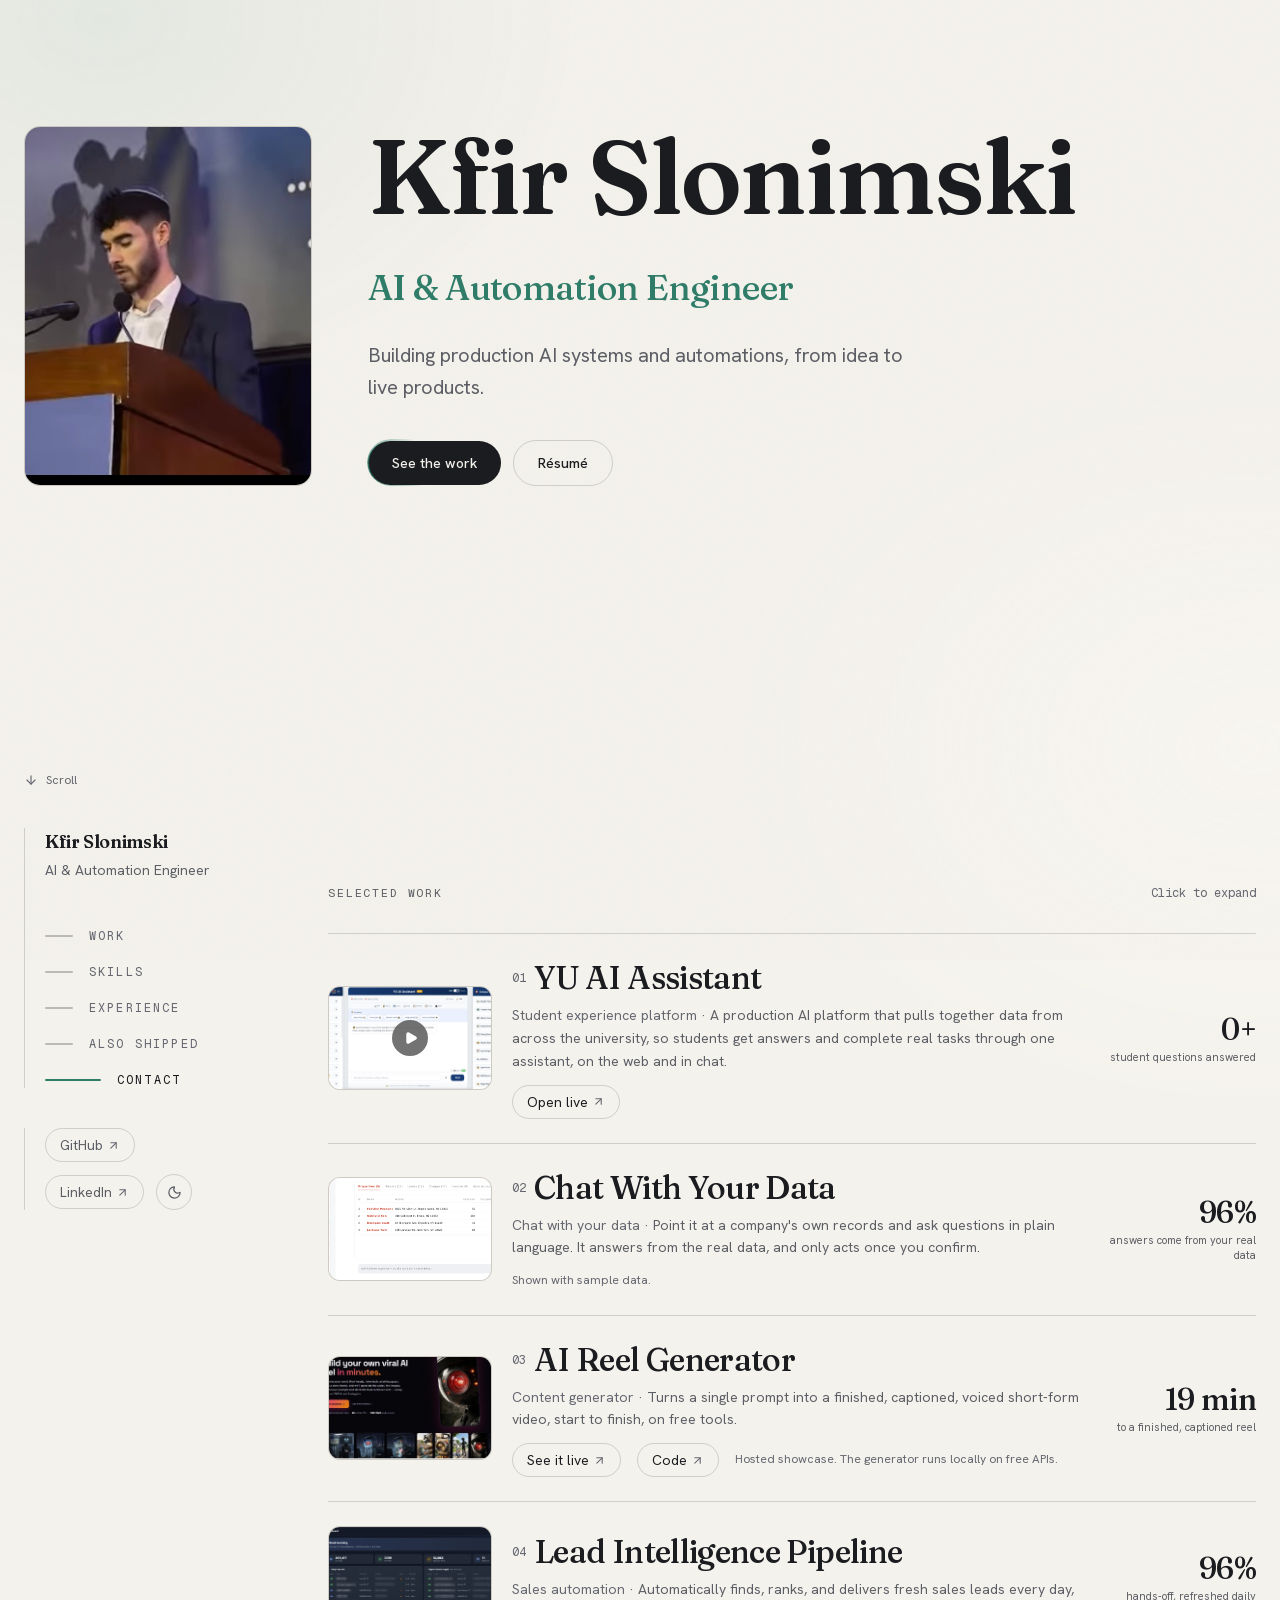
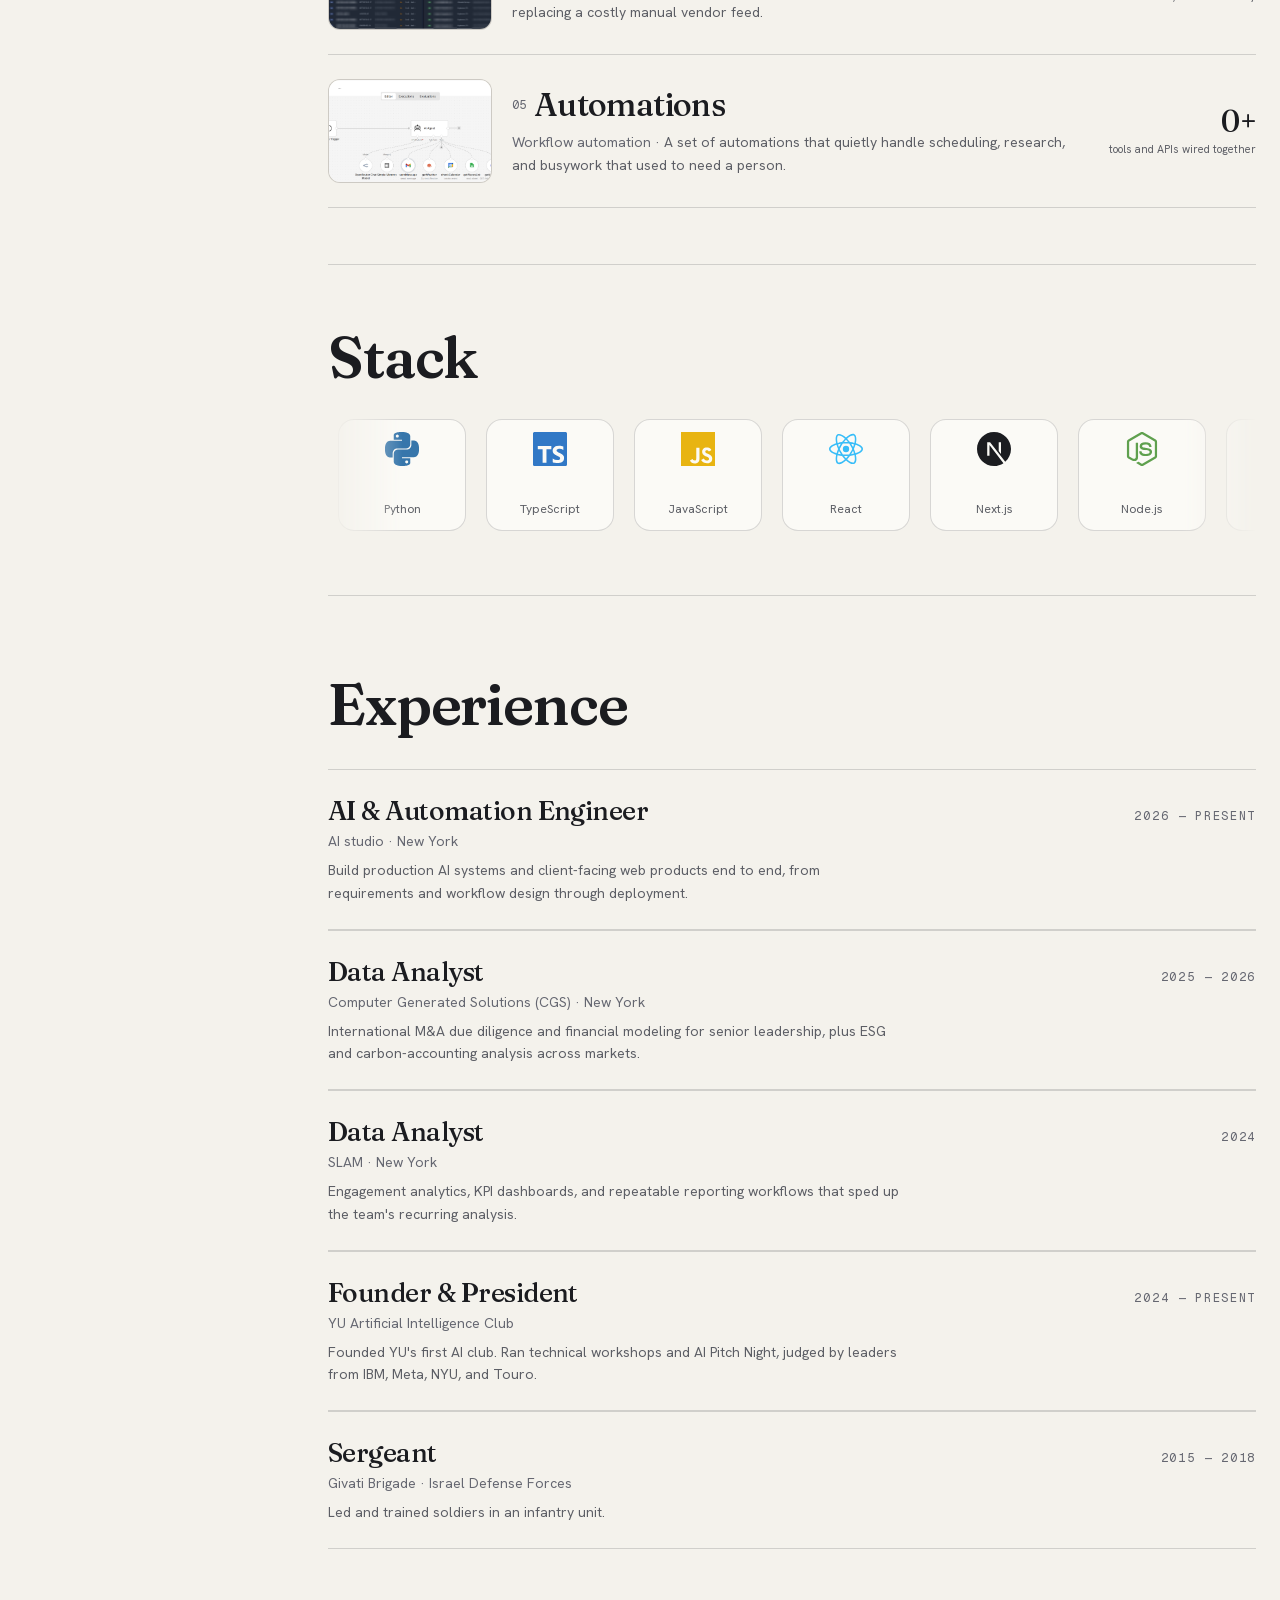
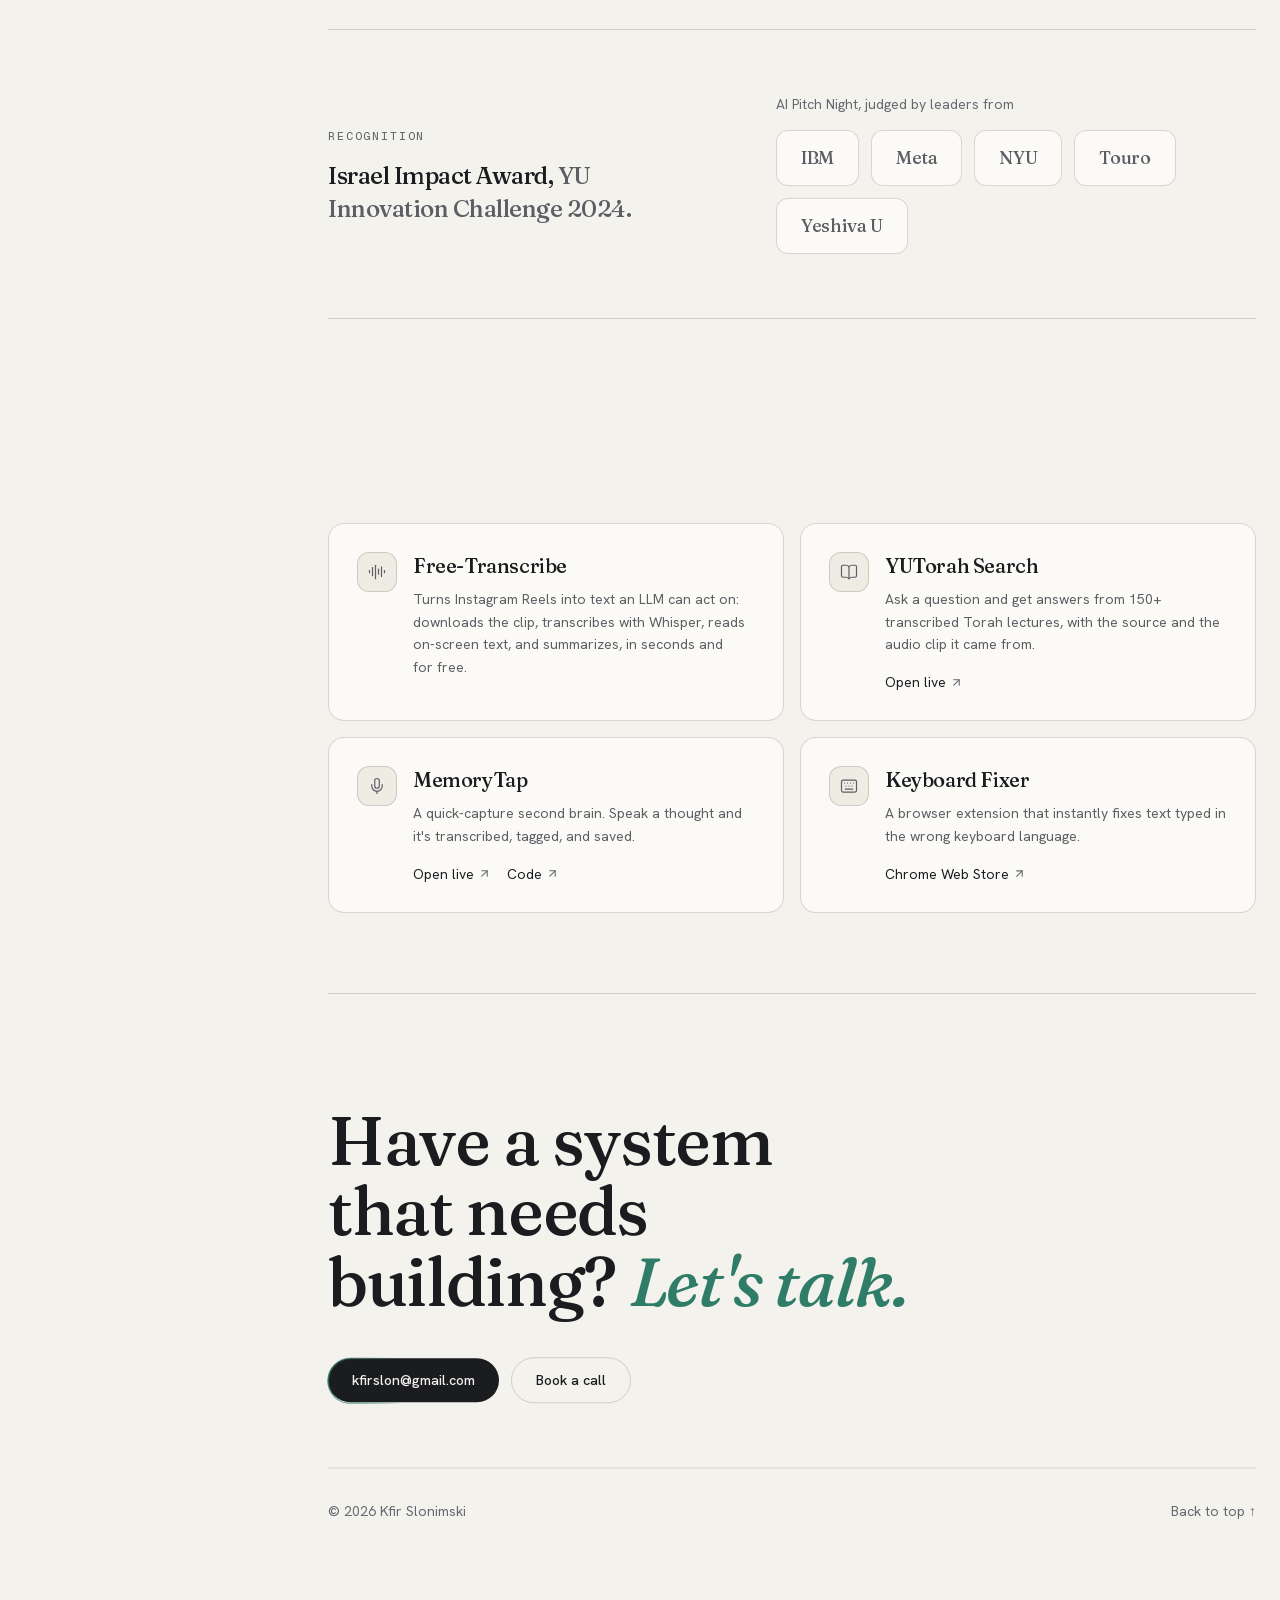
<file: index.html>
<!DOCTYPE html><html lang="en" class="fraunces_3e7e5205-module__csUGmq__variable hanken_grotesk_74a06ad1-module__SAL2Za__variable geist_mono_768fb615-module__nw7kYW__variable"><head><meta charSet="utf-8"/><meta name="viewport" content="width=device-width, initial-scale=1"/><link rel="preload" href="/_next/static/media/03bda585a99c6450-s.p.32sris142tqlb.woff2" as="font" crossorigin="" type="font/woff2"/><link rel="preload" href="/_next/static/media/3c7c6164b2587822-s.p.16u3vygyjnhr0.woff2" as="font" crossorigin="" type="font/woff2"/><link rel="preload" href="/_next/static/media/797e433ab948586e-s.p.0r6juujl39pe6.woff2" as="font" crossorigin="" type="font/woff2"/><link rel="preload" href="/_next/static/media/c47649aa31f9e140-s.p.3lxpqujs87tck.woff2" as="font" crossorigin="" type="font/woff2"/><link rel="preload" as="image" href="/screenshots/campus-assistant.png"/><link rel="preload" as="image" href="/screenshots/rag-chatbot.png"/><link rel="preload" as="image" href="/screenshots/reel-generator.jpg"/><link rel="preload" as="image" href="/screenshots/lead-pipeline.png"/><link rel="preload" as="image" href="/screenshots/automations.png"/><link rel="stylesheet" href="/_next/static/chunks/20pouzl5_08fa.css" data-precedence="next"/><link rel="preload" as="script" fetchPriority="low" href="/_next/static/chunks/01dkdyukbdpqq.js"/><script src="/_next/static/chunks/07-hzktxqjvzd.js" async=""></script><script src="/_next/static/chunks/1wxw8ny0hl5xh.js" async=""></script><script src="/_next/static/chunks/25o46h8mdjlrg.js" async=""></script><script src="/_next/static/chunks/turbopack-1nvow2250694x.js" async=""></script><script src="/_next/static/chunks/3jnc3va-wwobs.js" async=""></script><script src="/_next/static/chunks/0v4dlh6xj5w44.js" async=""></script><script src="/_next/static/chunks/14mrh2-p_w84d.js" async=""></script><script src="/_next/static/chunks/318pwdhhofu67.js" async=""></script><meta name="next-size-adjust" content=""/><title>Kfir Slonimski · AI &amp; Automation Engineer</title><meta name="description" content="I design and ship real, deployed AI systems. AI tools and automations that do real work, live and already in use."/><meta name="robots" content="index, follow"/><meta property="og:title" content="Kfir Slonimski · AI &amp; Automation Engineer"/><meta property="og:description" content="I design and ship real, deployed AI systems."/><meta property="og:type" content="website"/><meta name="twitter:card" content="summary"/><meta name="twitter:title" content="Kfir Slonimski · AI &amp; Automation Engineer"/><meta name="twitter:description" content="I design and ship real, deployed AI systems."/><link rel="icon" href="/favicon.ico?favicon.2vob68tjqpejf.ico" sizes="256x256" type="image/x-icon"/><script>(function(){try{var t=localStorage.getItem('theme');if(t==='dark'){document.documentElement.setAttribute('data-theme','dark');}}catch(e){}})();</script><script src="/_next/static/chunks/0cz1d0mv5g_q7.js" noModule=""></script></head><body><div hidden=""><!--$--><!--/$--></div><div class="grain" aria-hidden="true"></div><section id="top" class="relative mx-auto flex min-h-[92vh] max-w-7xl flex-col justify-center px-6 pb-16 pt-[14vh] lg:justify-start"><div class="grid items-center gap-10 sm:grid-cols-[auto_1fr] sm:gap-14"><div style="opacity:0;transform:scale(0.96)"><div class="overflow-hidden rounded-2xl border border-hairline bg-surface-2 aspect-[4/5] w-52 sm:w-64 lg:w-72"><div class="grid h-full w-full place-items-center"><span class="font-display text-4xl font-medium text-faint">KS</span></div></div></div><div><h1 class="font-display text-[clamp(3rem,9vw,6.5rem)] font-semibold leading-[0.98] tracking-tight"><span><span class="inline-block overflow-hidden align-baseline pb-[0.18em] -mb-[0.18em]"><span class="inline-block" style="transform:translateY(110%)">Kfir</span></span> <span class="inline-block overflow-hidden align-baseline pb-[0.18em] -mb-[0.18em]"><span class="inline-block" style="transform:translateY(110%)">Slonimski</span></span></span></h1><p class="font-display mt-5 text-[clamp(1.4rem,3.2vw,2.2rem)] font-medium text-accent" style="opacity:0;transform:translateY(14px)">AI &amp; Automation Engineer</p><p class="mt-6 max-w-xl text-lg leading-relaxed text-muted text-pretty md:text-xl" style="opacity:0;transform:translateY(16px)">Building production AI systems and automations, from idea to live products.</p><div class="mt-9 flex flex-wrap items-center gap-3" style="opacity:0;transform:translateY(16px)"><a href="#work" class="inline-flex items-center justify-center rounded-full px-6 py-3 text-sm font-medium transition-colors btn-ring bg-text text-bg hover:bg-accent" style="transform:none">See the work</a><a href="/Kfir-Slonimski-Resume.pdf" target="_blank" rel="noopener noreferrer" class="inline-flex items-center justify-center rounded-full px-6 py-3 text-sm font-medium transition-colors border border-hairline-strong text-text hover:border-text" style="transform:none">Résumé</a></div></div></div><a href="#work" aria-label="Scroll to work" class="absolute bottom-10 left-6 hidden items-center gap-2 text-xs text-faint sm:flex" style="opacity:0"><svg xmlns="http://www.w3.org/2000/svg" width="14" height="14" viewBox="0 0 24 24" fill="none" stroke="currentColor" stroke-width="2" stroke-linecap="round" stroke-linejoin="round" class="lucide lucide-arrow-down" aria-hidden="true"><path d="M12 5v14"></path><path d="m19 12-7 7-7-7"></path></svg>Scroll</a></section><div class="mx-auto max-w-7xl px-6 lg:flex lg:items-start lg:gap-16 xl:gap-24"><aside class="lg:sticky lg:top-16 lg:w-52 lg:flex-shrink-0 lg:self-start"><div class="pt-14 lg:pt-0 lg:border-l lg:border-hairline lg:pl-5"><a href="#top" class="font-display text-lg font-semibold tracking-tight">Kfir Slonimski</a><p class="mt-1 text-sm text-muted">AI &amp; Automation Engineer</p><nav class="mt-12 hidden lg:block"><ul class="space-y-5"><li><a href="#work" class="group flex items-center gap-4"><span class="h-[2px] rounded-full transition-all duration-300 w-14 bg-accent"></span><span class="font-mono text-xs uppercase tracking-[0.18em] transition-colors text-text">Work</span></a></li><li><a href="#skills" class="group flex items-center gap-4"><span class="h-[2px] rounded-full transition-all duration-300 w-7 bg-hairline-strong group-hover:w-12 group-hover:bg-text"></span><span class="font-mono text-xs uppercase tracking-[0.18em] transition-colors text-faint group-hover:text-text">Skills</span></a></li><li><a href="#experience" class="group flex items-center gap-4"><span class="h-[2px] rounded-full transition-all duration-300 w-7 bg-hairline-strong group-hover:w-12 group-hover:bg-text"></span><span class="font-mono text-xs uppercase tracking-[0.18em] transition-colors text-faint group-hover:text-text">Experience</span></a></li><li><a href="#shipped" class="group flex items-center gap-4"><span class="h-[2px] rounded-full transition-all duration-300 w-7 bg-hairline-strong group-hover:w-12 group-hover:bg-text"></span><span class="font-mono text-xs uppercase tracking-[0.18em] transition-colors text-faint group-hover:text-text">Also shipped</span></a></li><li><a href="#contact" class="group flex items-center gap-4"><span class="h-[2px] rounded-full transition-all duration-300 w-7 bg-hairline-strong group-hover:w-12 group-hover:bg-text"></span><span class="font-mono text-xs uppercase tracking-[0.18em] transition-colors text-faint group-hover:text-text">Contact</span></a></li></ul></nav></div><div class="mt-10 flex flex-wrap items-center gap-x-3 gap-y-3 lg:border-l lg:border-hairline lg:pl-5"><a href="https://github.com/Kfirslon" target="_blank" rel="noopener noreferrer" class="group inline-flex items-center gap-1 rounded-full border border-hairline px-3.5 py-1.5 text-sm text-muted transition-all duration-300 hover:-translate-y-0.5 hover:border-accent/50 hover:bg-accent-soft hover:text-text">GitHub<svg xmlns="http://www.w3.org/2000/svg" width="13" height="13" viewBox="0 0 24 24" fill="none" stroke="currentColor" stroke-width="2" stroke-linecap="round" stroke-linejoin="round" class="lucide lucide-arrow-up-right text-faint transition-all duration-300 group-hover:translate-x-0.5 group-hover:-translate-y-0.5 group-hover:text-accent" aria-hidden="true"><path d="M7 7h10v10"></path><path d="M7 17 17 7"></path></svg></a><a href="https://www.linkedin.com/in/kfir-slonimski-6146702a0" target="_blank" rel="noopener noreferrer" class="group inline-flex items-center gap-1 rounded-full border border-hairline px-3.5 py-1.5 text-sm text-muted transition-all duration-300 hover:-translate-y-0.5 hover:border-accent/50 hover:bg-accent-soft hover:text-text">LinkedIn<svg xmlns="http://www.w3.org/2000/svg" width="13" height="13" viewBox="0 0 24 24" fill="none" stroke="currentColor" stroke-width="2" stroke-linecap="round" stroke-linejoin="round" class="lucide lucide-arrow-up-right text-faint transition-all duration-300 group-hover:translate-x-0.5 group-hover:-translate-y-0.5 group-hover:text-accent" aria-hidden="true"><path d="M7 7h10v10"></path><path d="M7 17 17 7"></path></svg></a><button aria-label="Switch to dark theme" class="grid h-9 w-9 place-items-center rounded-full border border-hairline text-muted transition-colors hover:text-text hover:border-hairline-strong"><svg xmlns="http://www.w3.org/2000/svg" width="15" height="15" viewBox="0 0 24 24" fill="none" stroke="currentColor" stroke-width="2" stroke-linecap="round" stroke-linejoin="round" class="lucide lucide-moon" aria-hidden="true"><path d="M20.985 12.486a9 9 0 1 1-9.473-9.472c.405-.022.617.46.402.803a6 6 0 0 0 8.268 8.268c.344-.215.825-.004.803.401"></path></svg></button></div></aside><main class="min-w-0 lg:flex-1"><section id="work" class="scroll-mt-24 pt-10 pb-14 lg:pt-14"><div class="flex items-baseline justify-between"><h2 class="eyebrow">Selected work</h2><span class="hidden font-mono text-xs text-faint sm:block">Click to expand</span></div><div class="mt-8"><div class="block w-full border-t border-hairline text-left last:border-b"><div class="relative py-6"><div class="pointer-events-none absolute inset-0 -mx-4 rounded-xl bg-gradient-to-r from-accent-soft via-surface-2 to-transparent transition-opacity duration-300 opacity-0"></div><button type="button" aria-label="Play YU AI Assistant demo" class="absolute inset-0 z-0 cursor-pointer rounded-xl"></button><div class="pointer-events-none relative z-10 flex items-center justify-between gap-5 px-0"><div class="relative hidden h-[104px] w-[164px] shrink-0 overflow-hidden rounded-xl border bg-surface-2 transition-all duration-300 sm:block border-hairline"><img src="/screenshots/campus-assistant.png" alt="" class="h-full w-full object-cover object-top transition duration-500 scale-100 grayscale-[0.15]"/><span class="absolute inset-0 grid place-items-center"><span class="grid h-9 w-9 place-items-center rounded-full bg-black/55 backdrop-blur-sm transition-transform duration-300 scale-100"><svg xmlns="http://www.w3.org/2000/svg" width="14" height="14" viewBox="0 0 24 24" fill="none" stroke="currentColor" stroke-width="2" stroke-linecap="round" stroke-linejoin="round" class="lucide lucide-play translate-x-[1px] fill-white text-white" aria-hidden="true"><path d="M5 5a2 2 0 0 1 3.008-1.728l11.997 6.998a2 2 0 0 1 .003 3.458l-12 7A2 2 0 0 1 5 19z"></path></svg></span></span></div><div class="min-w-0 flex-1"><div class="flex items-center gap-2"><span class="font-mono text-xs text-faint">01</span><h3 class="font-display text-[clamp(1.4rem,2.6vw,2rem)] font-medium leading-tight"><span class="relative">YU AI Assistant<span class="absolute -bottom-0.5 left-0 h-px bg-accent transition-all duration-300 w-0"></span></span></h3><svg xmlns="http://www.w3.org/2000/svg" width="18" height="18" viewBox="0 0 24 24" fill="none" stroke="currentColor" stroke-width="2" stroke-linecap="round" stroke-linejoin="round" class="lucide lucide-arrow-up-right shrink-0 text-accent transition-all duration-300 -translate-x-1 translate-y-1 opacity-0" aria-hidden="true"><path d="M7 7h10v10"></path><path d="M7 17 17 7"></path></svg></div><p class="mt-1.5 max-w-xl text-sm leading-relaxed text-muted text-pretty"><span class="text-faint">Student experience platform</span>  ·  <!-- -->A production AI platform that pulls together data from across the university, so students get answers and complete real tasks through one assistant, on the web and in chat.</p><div class="mt-3 flex flex-wrap items-center gap-x-4 gap-y-2"><a href="https://yu-ai-assistant-1.onrender.com/" target="_blank" rel="noopener noreferrer" class="pointer-events-auto group/chip inline-flex items-center gap-1 rounded-full border border-hairline px-3.5 py-1.5 text-sm text-text transition-all duration-300 hover:-translate-y-0.5 hover:border-accent/50 hover:bg-accent-soft">Open live<svg xmlns="http://www.w3.org/2000/svg" width="13" height="13" viewBox="0 0 24 24" fill="none" stroke="currentColor" stroke-width="2" stroke-linecap="round" stroke-linejoin="round" class="lucide lucide-arrow-up-right text-faint transition-all duration-300 group-hover/chip:translate-x-0.5 group-hover/chip:-translate-y-0.5 group-hover/chip:text-accent" aria-hidden="true"><path d="M7 7h10v10"></path><path d="M7 17 17 7"></path></svg></a></div></div><div class="hidden shrink-0 text-right sm:block"><div class="font-display text-2xl font-medium tracking-tight md:text-3xl"><span>0<!-- -->+</span></div><div class="mt-0.5 max-w-[10rem] text-[11px] leading-snug text-muted">student questions answered</div></div></div></div></div><div class="block w-full border-t border-hairline text-left last:border-b"><div class="relative py-6"><div class="pointer-events-none absolute inset-0 -mx-4 rounded-xl bg-gradient-to-r from-accent-soft via-surface-2 to-transparent transition-opacity duration-300 opacity-0"></div><button type="button" aria-label="View Chat With Your Data screenshot" class="absolute inset-0 z-0 cursor-pointer rounded-xl"></button><div class="pointer-events-none relative z-10 flex items-center justify-between gap-5 px-0"><div class="relative hidden h-[104px] w-[164px] shrink-0 overflow-hidden rounded-xl border bg-surface-2 transition-all duration-300 sm:block border-hairline"><img src="/screenshots/rag-chatbot.png" alt="" class="h-full w-full object-cover object-top transition duration-500 scale-100 grayscale-[0.15]"/></div><div class="min-w-0 flex-1"><div class="flex items-center gap-2"><span class="font-mono text-xs text-faint">02</span><h3 class="font-display text-[clamp(1.4rem,2.6vw,2rem)] font-medium leading-tight"><span class="relative">Chat With Your Data<span class="absolute -bottom-0.5 left-0 h-px bg-accent transition-all duration-300 w-0"></span></span></h3><svg xmlns="http://www.w3.org/2000/svg" width="18" height="18" viewBox="0 0 24 24" fill="none" stroke="currentColor" stroke-width="2" stroke-linecap="round" stroke-linejoin="round" class="lucide lucide-arrow-up-right shrink-0 text-accent transition-all duration-300 -translate-x-1 translate-y-1 opacity-0" aria-hidden="true"><path d="M7 7h10v10"></path><path d="M7 17 17 7"></path></svg></div><p class="mt-1.5 max-w-xl text-sm leading-relaxed text-muted text-pretty"><span class="text-faint">Chat with your data</span>  ·  <!-- -->Point it at a company&#x27;s own records and ask questions in plain language. It answers from the real data, and only acts once you confirm.</p><div class="mt-3 flex flex-wrap items-center gap-x-4 gap-y-2"><span class="max-w-xl text-xs leading-relaxed text-faint text-pretty">Shown with sample data.</span></div></div><div class="hidden shrink-0 text-right sm:block"><div class="font-display text-2xl font-medium tracking-tight md:text-3xl"><span>0<!-- -->%</span></div><div class="mt-0.5 max-w-[10rem] text-[11px] leading-snug text-muted">answers come from your real data</div></div></div></div></div><div class="block w-full border-t border-hairline text-left last:border-b"><div class="relative py-6"><div class="pointer-events-none absolute inset-0 -mx-4 rounded-xl bg-gradient-to-r from-accent-soft via-surface-2 to-transparent transition-opacity duration-300 opacity-0"></div><button type="button" aria-label="View AI Reel Generator screenshot" class="absolute inset-0 z-0 cursor-pointer rounded-xl"></button><div class="pointer-events-none relative z-10 flex items-center justify-between gap-5 px-0"><div class="relative hidden h-[104px] w-[164px] shrink-0 overflow-hidden rounded-xl border bg-surface-2 transition-all duration-300 sm:block border-hairline"><img src="/screenshots/reel-generator.jpg" alt="" class="h-full w-full object-cover object-top transition duration-500 scale-100 grayscale-[0.15]"/></div><div class="min-w-0 flex-1"><div class="flex items-center gap-2"><span class="font-mono text-xs text-faint">03</span><h3 class="font-display text-[clamp(1.4rem,2.6vw,2rem)] font-medium leading-tight"><span class="relative">AI Reel Generator<span class="absolute -bottom-0.5 left-0 h-px bg-accent transition-all duration-300 w-0"></span></span></h3><svg xmlns="http://www.w3.org/2000/svg" width="18" height="18" viewBox="0 0 24 24" fill="none" stroke="currentColor" stroke-width="2" stroke-linecap="round" stroke-linejoin="round" class="lucide lucide-arrow-up-right shrink-0 text-accent transition-all duration-300 -translate-x-1 translate-y-1 opacity-0" aria-hidden="true"><path d="M7 7h10v10"></path><path d="M7 17 17 7"></path></svg></div><p class="mt-1.5 max-w-xl text-sm leading-relaxed text-muted text-pretty"><span class="text-faint">Content generator</span>  ·  <!-- -->Turns a single prompt into a finished, captioned, voiced short-form video, start to finish, on free tools.</p><div class="mt-3 flex flex-wrap items-center gap-x-4 gap-y-2"><a href="https://kfirslon-ai-video-creation.hf.space/" target="_blank" rel="noopener noreferrer" class="pointer-events-auto group/chip inline-flex items-center gap-1 rounded-full border border-hairline px-3.5 py-1.5 text-sm text-text transition-all duration-300 hover:-translate-y-0.5 hover:border-accent/50 hover:bg-accent-soft">See it live<svg xmlns="http://www.w3.org/2000/svg" width="13" height="13" viewBox="0 0 24 24" fill="none" stroke="currentColor" stroke-width="2" stroke-linecap="round" stroke-linejoin="round" class="lucide lucide-arrow-up-right text-faint transition-all duration-300 group-hover/chip:translate-x-0.5 group-hover/chip:-translate-y-0.5 group-hover/chip:text-accent" aria-hidden="true"><path d="M7 7h10v10"></path><path d="M7 17 17 7"></path></svg></a><a href="https://github.com/Kfirslon/ai_video_creation" target="_blank" rel="noopener noreferrer" class="pointer-events-auto group/chip inline-flex items-center gap-1 rounded-full border border-hairline px-3.5 py-1.5 text-sm text-text transition-all duration-300 hover:-translate-y-0.5 hover:border-accent/50 hover:bg-accent-soft">Code<svg xmlns="http://www.w3.org/2000/svg" width="13" height="13" viewBox="0 0 24 24" fill="none" stroke="currentColor" stroke-width="2" stroke-linecap="round" stroke-linejoin="round" class="lucide lucide-arrow-up-right text-faint transition-all duration-300 group-hover/chip:translate-x-0.5 group-hover/chip:-translate-y-0.5 group-hover/chip:text-accent" aria-hidden="true"><path d="M7 7h10v10"></path><path d="M7 17 17 7"></path></svg></a><span class="max-w-xl text-xs leading-relaxed text-faint text-pretty">Hosted showcase. The generator runs locally on free APIs.</span></div></div><div class="hidden shrink-0 text-right sm:block"><div class="font-display text-2xl font-medium tracking-tight md:text-3xl"><span>0<!-- --> min</span></div><div class="mt-0.5 max-w-[10rem] text-[11px] leading-snug text-muted">to a finished, captioned reel</div></div></div></div></div><div class="block w-full border-t border-hairline text-left last:border-b"><div class="relative py-6"><div class="pointer-events-none absolute inset-0 -mx-4 rounded-xl bg-gradient-to-r from-accent-soft via-surface-2 to-transparent transition-opacity duration-300 opacity-0"></div><button type="button" aria-label="View Lead Intelligence Pipeline screenshot" class="absolute inset-0 z-0 cursor-pointer rounded-xl"></button><div class="pointer-events-none relative z-10 flex items-center justify-between gap-5 px-0"><div class="relative hidden h-[104px] w-[164px] shrink-0 overflow-hidden rounded-xl border bg-surface-2 transition-all duration-300 sm:block border-hairline"><img src="/screenshots/lead-pipeline.png" alt="" class="h-full w-full object-cover object-top transition duration-500 scale-100 grayscale-[0.15]"/></div><div class="min-w-0 flex-1"><div class="flex items-center gap-2"><span class="font-mono text-xs text-faint">04</span><h3 class="font-display text-[clamp(1.4rem,2.6vw,2rem)] font-medium leading-tight"><span class="relative">Lead Intelligence Pipeline<span class="absolute -bottom-0.5 left-0 h-px bg-accent transition-all duration-300 w-0"></span></span></h3><svg xmlns="http://www.w3.org/2000/svg" width="18" height="18" viewBox="0 0 24 24" fill="none" stroke="currentColor" stroke-width="2" stroke-linecap="round" stroke-linejoin="round" class="lucide lucide-arrow-up-right shrink-0 text-accent transition-all duration-300 -translate-x-1 translate-y-1 opacity-0" aria-hidden="true"><path d="M7 7h10v10"></path><path d="M7 17 17 7"></path></svg></div><p class="mt-1.5 max-w-xl text-sm leading-relaxed text-muted text-pretty"><span class="text-faint">Sales automation</span>  ·  <!-- -->Automatically finds, ranks, and delivers fresh sales leads every day, replacing a costly manual vendor feed.</p></div><div class="hidden shrink-0 text-right sm:block"><div class="font-display text-2xl font-medium tracking-tight md:text-3xl"><span>0<!-- -->%</span></div><div class="mt-0.5 max-w-[10rem] text-[11px] leading-snug text-muted">hands-off, refreshed daily</div></div></div></div></div><div class="block w-full border-t border-hairline text-left last:border-b"><div class="relative py-6"><div class="pointer-events-none absolute inset-0 -mx-4 rounded-xl bg-gradient-to-r from-accent-soft via-surface-2 to-transparent transition-opacity duration-300 opacity-0"></div><button type="button" aria-label="View Automations screenshot" class="absolute inset-0 z-0 cursor-pointer rounded-xl"></button><div class="pointer-events-none relative z-10 flex items-center justify-between gap-5 px-0"><div class="relative hidden h-[104px] w-[164px] shrink-0 overflow-hidden rounded-xl border bg-surface-2 transition-all duration-300 sm:block border-hairline"><img src="/screenshots/automations.png" alt="" class="h-full w-full object-cover object-top transition duration-500 scale-100 grayscale-[0.15]"/></div><div class="min-w-0 flex-1"><div class="flex items-center gap-2"><span class="font-mono text-xs text-faint">05</span><h3 class="font-display text-[clamp(1.4rem,2.6vw,2rem)] font-medium leading-tight"><span class="relative">Automations<span class="absolute -bottom-0.5 left-0 h-px bg-accent transition-all duration-300 w-0"></span></span></h3><svg xmlns="http://www.w3.org/2000/svg" width="18" height="18" viewBox="0 0 24 24" fill="none" stroke="currentColor" stroke-width="2" stroke-linecap="round" stroke-linejoin="round" class="lucide lucide-arrow-up-right shrink-0 text-accent transition-all duration-300 -translate-x-1 translate-y-1 opacity-0" aria-hidden="true"><path d="M7 7h10v10"></path><path d="M7 17 17 7"></path></svg></div><p class="mt-1.5 max-w-xl text-sm leading-relaxed text-muted text-pretty"><span class="text-faint">Workflow automation</span>  ·  <!-- -->A set of automations that quietly handle scheduling, research, and busywork that used to need a person.</p></div><div class="hidden shrink-0 text-right sm:block"><div class="font-display text-2xl font-medium tracking-tight md:text-3xl"><span>0<!-- -->+</span></div><div class="mt-0.5 max-w-[10rem] text-[11px] leading-snug text-muted">tools and APIs wired together</div></div></div></div></div></div></section><section id="skills" class="scroll-mt-24 border-t border-hairline py-14 md:py-16"><div style="opacity:0;transform:translateY(24px)"><h2 class="font-display text-[clamp(2.4rem,5vw,3.6rem)] font-semibold leading-none tracking-tight">Stack</h2></div><div class="marquee-row mt-8"><div class="marquee-track"><div class="mx-2.5 grid h-28 w-32 shrink-0 place-items-center gap-2.5 rounded-2xl border border-hairline bg-surface"><svg stroke="currentColor" fill="currentColor" stroke-width="0" role="img" viewBox="0 0 24 24" style="color:#3776AB" height="34" width="34" xmlns="http://www.w3.org/2000/svg"><path d="M14.25.18l.9.2.73.26.59.3.45.32.34.34.25.34.16.33.1.3.04.26.02.2-.01.13V8.5l-.05.63-.13.55-.21.46-.26.38-.3.31-.33.25-.35.19-.35.14-.33.1-.3.07-.26.04-.21.02H8.77l-.69.05-.59.14-.5.22-.41.27-.33.32-.27.35-.2.36-.15.37-.1.35-.07.32-.04.27-.02.21v3.06H3.17l-.21-.03-.28-.07-.32-.12-.35-.18-.36-.26-.36-.36-.35-.46-.32-.59-.28-.73-.21-.88-.14-1.05-.05-1.23.06-1.22.16-1.04.24-.87.32-.71.36-.57.4-.44.42-.33.42-.24.4-.16.36-.1.32-.05.24-.01h.16l.06.01h8.16v-.83H6.18l-.01-2.75-.02-.37.05-.34.11-.31.17-.28.25-.26.31-.23.38-.2.44-.18.51-.15.58-.12.64-.1.71-.06.77-.04.84-.02 1.27.05zm-6.3 1.98l-.23.33-.08.41.08.41.23.34.33.22.41.09.41-.09.33-.22.23-.34.08-.41-.08-.41-.23-.33-.33-.22-.41-.09-.41.09zm13.09 3.95l.28.06.32.12.35.18.36.27.36.35.35.47.32.59.28.73.21.88.14 1.04.05 1.23-.06 1.23-.16 1.04-.24.86-.32.71-.36.57-.4.45-.42.33-.42.24-.4.16-.36.09-.32.05-.24.02-.16-.01h-8.22v.82h5.84l.01 2.76.02.36-.05.34-.11.31-.17.29-.25.25-.31.24-.38.2-.44.17-.51.15-.58.13-.64.09-.71.07-.77.04-.84.01-1.27-.04-1.07-.14-.9-.2-.73-.25-.59-.3-.45-.33-.34-.34-.25-.34-.16-.33-.1-.3-.04-.25-.02-.2.01-.13v-5.34l.05-.64.13-.54.21-.46.26-.38.3-.32.33-.24.35-.2.35-.14.33-.1.3-.06.26-.04.21-.02.13-.01h5.84l.69-.05.59-.14.5-.21.41-.28.33-.32.27-.35.2-.36.15-.36.1-.35.07-.32.04-.28.02-.21V6.07h2.09l.14.01zm-6.47 14.25l-.23.33-.08.41.08.41.23.33.33.23.41.08.41-.08.33-.23.23-.33.08-.41-.08-.41-.23-.33-.33-.23-.41-.08-.41.08z"></path></svg><span class="text-xs text-muted">Python</span></div><div class="mx-2.5 grid h-28 w-32 shrink-0 place-items-center gap-2.5 rounded-2xl border border-hairline bg-surface"><svg stroke="currentColor" fill="currentColor" stroke-width="0" role="img" viewBox="0 0 24 24" style="color:#3178C6" height="34" width="34" xmlns="http://www.w3.org/2000/svg"><path d="M1.125 0C.502 0 0 .502 0 1.125v21.75C0 23.498.502 24 1.125 24h21.75c.623 0 1.125-.502 1.125-1.125V1.125C24 .502 23.498 0 22.875 0zm17.363 9.75c.612 0 1.154.037 1.627.111a6.38 6.38 0 0 1 1.306.34v2.458a3.95 3.95 0 0 0-.643-.361 5.093 5.093 0 0 0-.717-.26 5.453 5.453 0 0 0-1.426-.2c-.3 0-.573.028-.819.086a2.1 2.1 0 0 0-.623.242c-.17.104-.3.229-.393.374a.888.888 0 0 0-.14.49c0 .196.053.373.156.529.104.156.252.304.443.444s.423.276.696.41c.273.135.582.274.926.416.47.197.892.407 1.266.628.374.222.695.473.963.753.268.279.472.598.614.957.142.359.214.776.214 1.253 0 .657-.125 1.21-.373 1.656a3.033 3.033 0 0 1-1.012 1.085 4.38 4.38 0 0 1-1.487.596c-.566.12-1.163.18-1.79.18a9.916 9.916 0 0 1-1.84-.164 5.544 5.544 0 0 1-1.512-.493v-2.63a5.033 5.033 0 0 0 3.237 1.2c.333 0 .624-.03.872-.09.249-.06.456-.144.623-.25.166-.108.29-.234.373-.38a1.023 1.023 0 0 0-.074-1.089 2.12 2.12 0 0 0-.537-.5 5.597 5.597 0 0 0-.807-.444 27.72 27.72 0 0 0-1.007-.436c-.918-.383-1.602-.852-2.053-1.405-.45-.553-.676-1.222-.676-2.005 0-.614.123-1.141.369-1.582.246-.441.58-.804 1.004-1.089a4.494 4.494 0 0 1 1.47-.629 7.536 7.536 0 0 1 1.77-.201zm-15.113.188h9.563v2.166H9.506v9.646H6.789v-9.646H3.375z"></path></svg><span class="text-xs text-muted">TypeScript</span></div><div class="mx-2.5 grid h-28 w-32 shrink-0 place-items-center gap-2.5 rounded-2xl border border-hairline bg-surface"><svg stroke="currentColor" fill="currentColor" stroke-width="0" role="img" viewBox="0 0 24 24" style="color:#E8B411" height="34" width="34" xmlns="http://www.w3.org/2000/svg"><path d="M0 0h24v24H0V0zm22.034 18.276c-.175-1.095-.888-2.015-3.003-2.873-.736-.345-1.554-.585-1.797-1.14-.091-.33-.105-.51-.046-.705.15-.646.915-.84 1.515-.66.39.12.75.42.976.9 1.034-.676 1.034-.676 1.755-1.125-.27-.42-.404-.601-.586-.78-.63-.705-1.469-1.065-2.834-1.034l-.705.089c-.676.165-1.32.525-1.71 1.005-1.14 1.291-.811 3.541.569 4.471 1.365 1.02 3.361 1.244 3.616 2.205.24 1.17-.87 1.545-1.966 1.41-.811-.18-1.26-.586-1.755-1.336l-1.83 1.051c.21.48.45.689.81 1.109 1.74 1.756 6.09 1.666 6.871-1.004.029-.09.24-.705.074-1.65l.046.067zm-8.983-7.245h-2.248c0 1.938-.009 3.864-.009 5.805 0 1.232.063 2.363-.138 2.711-.33.689-1.18.601-1.566.48-.396-.196-.597-.466-.83-.855-.063-.105-.11-.196-.127-.196l-1.825 1.125c.305.63.75 1.172 1.324 1.517.855.51 2.004.675 3.207.405.783-.226 1.458-.691 1.811-1.411.51-.93.402-2.07.397-3.346.012-2.054 0-4.109 0-6.179l.004-.056z"></path></svg><span class="text-xs text-muted">JavaScript</span></div><div class="mx-2.5 grid h-28 w-32 shrink-0 place-items-center gap-2.5 rounded-2xl border border-hairline bg-surface"><svg stroke="currentColor" fill="currentColor" stroke-width="0" role="img" viewBox="0 0 24 24" style="color:#38BDF8" height="34" width="34" xmlns="http://www.w3.org/2000/svg"><path d="M14.23 12.004a2.236 2.236 0 0 1-2.235 2.236 2.236 2.236 0 0 1-2.236-2.236 2.236 2.236 0 0 1 2.235-2.236 2.236 2.236 0 0 1 2.236 2.236zm2.648-10.69c-1.346 0-3.107.96-4.888 2.622-1.78-1.653-3.542-2.602-4.887-2.602-.41 0-.783.093-1.106.278-1.375.793-1.683 3.264-.973 6.365C1.98 8.917 0 10.42 0 12.004c0 1.59 1.99 3.097 5.043 4.03-.704 3.113-.39 5.588.988 6.38.32.187.69.275 1.102.275 1.345 0 3.107-.96 4.888-2.624 1.78 1.654 3.542 2.603 4.887 2.603.41 0 .783-.09 1.106-.275 1.374-.792 1.683-3.263.973-6.365C22.02 15.096 24 13.59 24 12.004c0-1.59-1.99-3.097-5.043-4.032.704-3.11.39-5.587-.988-6.38-.318-.184-.688-.277-1.092-.278zm-.005 1.09v.006c.225 0 .406.044.558.127.666.382.955 1.835.73 3.704-.054.46-.142.945-.25 1.44-.96-.236-2.006-.417-3.107-.534-.66-.905-1.345-1.727-2.035-2.447 1.592-1.48 3.087-2.292 4.105-2.295zm-9.77.02c1.012 0 2.514.808 4.11 2.28-.686.72-1.37 1.537-2.02 2.442-1.107.117-2.154.298-3.113.538-.112-.49-.195-.964-.254-1.42-.23-1.868.054-3.32.714-3.707.19-.09.4-.127.563-.132zm4.882 3.05c.455.468.91.992 1.36 1.564-.44-.02-.89-.034-1.345-.034-.46 0-.915.01-1.36.034.44-.572.895-1.096 1.345-1.565zM12 8.1c.74 0 1.477.034 2.202.093.406.582.802 1.203 1.183 1.86.372.64.71 1.29 1.018 1.946-.308.655-.646 1.31-1.013 1.95-.38.66-.773 1.288-1.18 1.87-.728.063-1.466.098-2.21.098-.74 0-1.477-.035-2.202-.093-.406-.582-.802-1.204-1.183-1.86-.372-.64-.71-1.29-1.018-1.946.303-.657.646-1.313 1.013-1.954.38-.66.773-1.286 1.18-1.868.728-.064 1.466-.098 2.21-.098zm-3.635.254c-.24.377-.48.763-.704 1.16-.225.39-.435.782-.635 1.174-.265-.656-.49-1.31-.676-1.947.64-.15 1.315-.283 2.015-.386zm7.26 0c.695.103 1.365.23 2.006.387-.18.632-.405 1.282-.66 1.933-.2-.39-.41-.783-.64-1.174-.225-.392-.465-.774-.705-1.146zm3.063.675c.484.15.944.317 1.375.498 1.732.74 2.852 1.708 2.852 2.476-.005.768-1.125 1.74-2.857 2.475-.42.18-.88.342-1.355.493-.28-.958-.646-1.956-1.1-2.98.45-1.017.81-2.01 1.085-2.964zm-13.395.004c.278.96.645 1.957 1.1 2.98-.45 1.017-.812 2.01-1.086 2.964-.484-.15-.944-.318-1.37-.5-1.732-.737-2.852-1.706-2.852-2.474 0-.768 1.12-1.742 2.852-2.476.42-.18.88-.342 1.356-.494zm11.678 4.28c.265.657.49 1.312.676 1.948-.64.157-1.316.29-2.016.39.24-.375.48-.762.705-1.158.225-.39.435-.788.636-1.18zm-9.945.02c.2.392.41.783.64 1.175.23.39.465.772.705 1.143-.695-.102-1.365-.23-2.006-.386.18-.63.406-1.282.66-1.933zM17.92 16.32c.112.493.2.968.254 1.423.23 1.868-.054 3.32-.714 3.708-.147.09-.338.128-.563.128-1.012 0-2.514-.807-4.11-2.28.686-.72 1.37-1.536 2.02-2.44 1.107-.118 2.154-.3 3.113-.54zm-11.83.01c.96.234 2.006.415 3.107.532.66.905 1.345 1.727 2.035 2.446-1.595 1.483-3.092 2.295-4.11 2.295-.22-.005-.406-.05-.553-.132-.666-.38-.955-1.834-.73-3.703.054-.46.142-.944.25-1.438zm4.56.64c.44.02.89.034 1.345.034.46 0 .915-.01 1.36-.034-.44.572-.895 1.095-1.345 1.565-.455-.47-.91-.993-1.36-1.565z"></path></svg><span class="text-xs text-muted">React</span></div><div class="mx-2.5 grid h-28 w-32 shrink-0 place-items-center gap-2.5 rounded-2xl border border-hairline bg-surface"><svg stroke="currentColor" fill="currentColor" stroke-width="0" role="img" viewBox="0 0 24 24" height="34" width="34" xmlns="http://www.w3.org/2000/svg"><path d="M18.665 21.978C16.758 23.255 14.465 24 12 24 5.377 24 0 18.623 0 12S5.377 0 12 0s12 5.377 12 12c0 3.583-1.574 6.801-4.067 9.001L9.219 7.2H7.2v9.596h1.615V9.251l9.85 12.727Zm-3.332-8.533 1.6 2.061V7.2h-1.6v6.245Z"></path></svg><span class="text-xs text-muted">Next.js</span></div><div class="mx-2.5 grid h-28 w-32 shrink-0 place-items-center gap-2.5 rounded-2xl border border-hairline bg-surface"><svg stroke="currentColor" fill="currentColor" stroke-width="0" role="img" viewBox="0 0 24 24" style="color:#5FA04E" height="34" width="34" xmlns="http://www.w3.org/2000/svg"><path d="M11.998,24c-0.321,0-0.641-0.084-0.922-0.247l-2.936-1.737c-0.438-0.245-0.224-0.332-0.08-0.383 c0.585-0.203,0.703-0.25,1.328-0.604c0.065-0.037,0.151-0.023,0.218,0.017l2.256,1.339c0.082,0.045,0.197,0.045,0.272,0l8.795-5.076 c0.082-0.047,0.134-0.141,0.134-0.238V6.921c0-0.099-0.053-0.192-0.137-0.242l-8.791-5.072c-0.081-0.047-0.189-0.047-0.271,0 L3.075,6.68C2.99,6.729,2.936,6.825,2.936,6.921v10.15c0,0.097,0.054,0.189,0.139,0.235l2.409,1.392 c1.307,0.654,2.108-0.116,2.108-0.89V7.787c0-0.142,0.114-0.253,0.256-0.253h1.115c0.139,0,0.255,0.112,0.255,0.253v10.021 c0,1.745-0.95,2.745-2.604,2.745c-0.508,0-0.909,0-2.026-0.551L2.28,18.675c-0.57-0.329-0.922-0.945-0.922-1.604V6.921 c0-0.659,0.353-1.275,0.922-1.603l8.795-5.082c0.557-0.315,1.296-0.315,1.848,0l8.794,5.082c0.57,0.329,0.924,0.944,0.924,1.603 v10.15c0,0.659-0.354,1.273-0.924,1.604l-8.794,5.078C12.643,23.916,12.324,24,11.998,24z M19.099,13.993 c0-1.9-1.284-2.406-3.987-2.763c-2.731-0.361-3.009-0.548-3.009-1.187c0-0.528,0.235-1.233,2.258-1.233 c1.807,0,2.473,0.389,2.747,1.607c0.024,0.115,0.129,0.199,0.247,0.199h1.141c0.071,0,0.138-0.031,0.186-0.081 c0.048-0.054,0.074-0.123,0.067-0.196c-0.177-2.098-1.571-3.076-4.388-3.076c-2.508,0-4.004,1.058-4.004,2.833 c0,1.925,1.488,2.457,3.895,2.695c2.88,0.282,3.103,0.703,3.103,1.269c0,0.983-0.789,1.402-2.642,1.402 c-2.327,0-2.839-0.584-3.011-1.742c-0.02-0.124-0.126-0.215-0.253-0.215h-1.137c-0.141,0-0.254,0.112-0.254,0.253 c0,1.482,0.806,3.248,4.655,3.248C17.501,17.007,19.099,15.91,19.099,13.993z"></path></svg><span class="text-xs text-muted">Node.js</span></div><div class="mx-2.5 grid h-28 w-32 shrink-0 place-items-center gap-2.5 rounded-2xl border border-hairline bg-surface"><svg stroke="currentColor" fill="currentColor" stroke-width="0" role="img" viewBox="0 0 24 24" height="34" width="34" xmlns="http://www.w3.org/2000/svg"><path d="M10.773 2.878c-.013 1.434.322 4.624.445 5.734l-8.558 3.83c-.56-.959-.98-2.304-1.237-3.38l-.06.027c-.205.09-.406.053-.494-.088l-.011-.018-.82-1.506c-.058-.105-.05-.252.024-.392a.78.78 0 0 1 .358-.331l9.824-4.207c.146-.064.299-.063.4.004.106.062.127.128.13.327Zm.68 7c.523 1.97.675 2.412.832 2.818l-7.263 3.7a19.35 19.35 0 0 1-1.81-2.83l8.24-3.689Zm12.432 8.786h.003c.283.402-.047.657-.153.698l-.947.37c.037.125.035.319-.217.414l-.736.287c-.229.09-.398-.059-.42-.2l-.025-.125c-4.427 1.784-7.94 1.685-10.696.647-1.981-.745-3.576-1.983-4.846-3.379l6.948-3.54c.721 1.431 1.586 2.454 2.509 3.178 2.086 1.638 4.415 1.712 5.793 1.563l-.047-.233c-.015-.077.007-.135.086-.165l.734-.288a.302.302 0 0 1 .342.086l.748-.288a.306.306 0 0 1 .341.086l.583.89Z"></path></svg><span class="text-xs text-muted">Flask</span></div><div class="mx-2.5 grid h-28 w-32 shrink-0 place-items-center gap-2.5 rounded-2xl border border-hairline bg-surface"><svg stroke="currentColor" fill="currentColor" stroke-width="0" role="img" viewBox="0 0 24 24" style="color:#FF4B4B" height="34" width="34" xmlns="http://www.w3.org/2000/svg"><path d="M16.673 11.32l6.862-3.618c.233-.136.554.12.442.387L20.463 17.1zm-8.556-.229l3.473-5.187c.203-.328.578-.316.793-.028l7.886 11.75zm-3.375 7.25c-.28 0-.835-.284-.993-.716l-3.72-9.46c-.118-.331.139-.614.48-.464l19.474 10.306c-.149.147-.453.337-.72.334z"></path></svg><span class="text-xs text-muted">Streamlit</span></div><div class="mx-2.5 grid h-28 w-32 shrink-0 place-items-center gap-2.5 rounded-2xl border border-hairline bg-surface"><svg stroke="currentColor" fill="currentColor" stroke-width="0" role="img" viewBox="0 0 24 24" style="color:#D97757" height="34" width="34" xmlns="http://www.w3.org/2000/svg"><path d="m4.7144 15.9555 4.7174-2.6471.079-.2307-.079-.1275h-.2307l-.7893-.0486-2.6956-.0729-2.3375-.0971-2.2646-.1214-.5707-.1215-.5343-.7042.0546-.3522.4797-.3218.686.0608 1.5179.1032 2.2767.1578 1.6514.0972 2.4468.255h.3886l.0546-.1579-.1336-.0971-.1032-.0972L6.973 9.8356l-2.55-1.6879-1.3356-.9714-.7225-.4918-.3643-.4614-.1578-1.0078.6557-.7225.8803.0607.2246.0607.8925.686 1.9064 1.4754 2.4893 1.8336.3643.3035.1457-.1032.0182-.0728-.164-.2733-1.3539-2.4467-1.445-2.4893-.6435-1.032-.17-.6194c-.0607-.255-.1032-.4674-.1032-.7285L6.287.1335 6.6997 0l.9957.1336.419.3642.6192 1.4147 1.0018 2.2282 1.5543 3.0296.4553.8985.2429.8318.091.255h.1579v-.1457l.1275-1.706.2368-2.0947.2307-2.6957.0789-.7589.3764-.9107.7468-.4918.5828.2793.4797.686-.0668.4433-.2853 1.8517-.5586 2.9021-.3643 1.9429h.2125l.2429-.2429.9835-1.3053 1.6514-2.0643.7286-.8196.85-.9046.5464-.4311h1.0321l.759 1.1293-.34 1.1657-1.0625 1.3478-.8804 1.1414-1.2628 1.7-.7893 1.36.0729.1093.1882-.0183 2.8535-.607 1.5421-.2794 1.8396-.3157.8318.3886.091.3946-.3278.8075-1.967.4857-2.3072.4614-3.4364.8136-.0425.0304.0486.0607 1.5482.1457.6618.0364h1.621l3.0175.2247.7892.522.4736.6376-.079.4857-1.2142.6193-1.6393-.3886-3.825-.9107-1.3113-.3279h-.1822v.1093l1.0929 1.0686 2.0035 1.8092 2.5075 2.3314.1275.5768-.3218.4554-.34-.0486-2.2039-1.6575-.85-.7468-1.9246-1.621h-.1275v.17l.4432.6496 2.3436 3.5214.1214 1.0807-.17.3521-.6071.2125-.6679-.1214-1.3721-1.9246L14.38 17.959l-1.1414-1.9428-.1397.079-.674 7.2552-.3156.3703-.7286.2793-.6071-.4614-.3218-.7468.3218-1.4753.3886-1.9246.3157-1.53.2853-1.9004.17-.6314-.0121-.0425-.1397.0182-1.4328 1.9672-2.1796 2.9446-1.7243 1.8456-.4128.164-.7164-.3704.0667-.6618.4008-.5889 2.386-3.0357 1.4389-1.882.929-1.0868-.0062-.1579h-.0546l-6.3385 4.1164-1.1293.1457-.4857-.4554.0608-.7467.2307-.2429 1.9064-1.3114Z"></path></svg><span class="text-xs text-muted">Claude</span></div><div class="mx-2.5 grid h-28 w-32 shrink-0 place-items-center gap-2.5 rounded-2xl border border-hairline bg-surface"><svg stroke="currentColor" fill="currentColor" stroke-width="0" role="img" viewBox="0 0 24 24" style="color:#4169E1" height="34" width="34" xmlns="http://www.w3.org/2000/svg"><path d="M23.5594 14.7228a.5269.5269 0 0 0-.0563-.1191c-.139-.2632-.4768-.3418-1.0074-.2321-1.6533.3411-2.2935.1312-2.5256-.0191 1.342-2.0482 2.445-4.522 3.0411-6.8297.2714-1.0507.7982-3.5237.1222-4.7316a1.5641 1.5641 0 0 0-.1509-.235C21.6931.9086 19.8007.0248 17.5099.0005c-1.4947-.0158-2.7705.3461-3.1161.4794a9.449 9.449 0 0 0-.5159-.0816 8.044 8.044 0 0 0-1.3114-.1278c-1.1822-.0184-2.2038.2642-3.0498.8406-.8573-.3211-4.7888-1.645-7.2219.0788C.9359 2.1526.3086 3.8733.4302 6.3043c.0409.818.5069 3.334 1.2423 5.7436.4598 1.5065.9387 2.7019 1.4334 3.582.553.9942 1.1259 1.5933 1.7143 1.7895.4474.1491 1.1327.1441 1.8581-.7279.8012-.9635 1.5903-1.8258 1.9446-2.2069.4351.2355.9064.3625 1.39.3772a.0569.0569 0 0 0 .0004.0041 11.0312 11.0312 0 0 0-.2472.3054c-.3389.4302-.4094.5197-1.5002.7443-.3102.064-1.1344.2339-1.1464.8115-.0025.1224.0329.2309.0919.3268.2269.4231.9216.6097 1.015.6331 1.3345.3335 2.5044.092 3.3714-.6787-.017 2.231.0775 4.4174.3454 5.0874.2212.5529.7618 1.9045 2.4692 1.9043.2505 0 .5263-.0291.8296-.0941 1.7819-.3821 2.5557-1.1696 2.855-2.9059.1503-.8707.4016-2.8753.5388-4.1012.0169-.0703.0357-.1207.057-.1362.0007-.0005.0697-.0471.4272.0307a.3673.3673 0 0 0 .0443.0068l.2539.0223.0149.001c.8468.0384 1.9114-.1426 2.5312-.4308.6438-.2988 1.8057-1.0323 1.5951-1.6698zM2.371 11.8765c-.7435-2.4358-1.1779-4.8851-1.2123-5.5719-.1086-2.1714.4171-3.6829 1.5623-4.4927 1.8367-1.2986 4.8398-.5408 6.108-.13-.0032.0032-.0066.0061-.0098.0094-2.0238 2.044-1.9758 5.536-1.9708 5.7495-.0002.0823.0066.1989.0162.3593.0348.5873.0996 1.6804-.0735 2.9184-.1609 1.1504.1937 2.2764.9728 3.0892.0806.0841.1648.1631.2518.2374-.3468.3714-1.1004 1.1926-1.9025 2.1576-.5677.6825-.9597.5517-1.0886.5087-.3919-.1307-.813-.5871-1.2381-1.3223-.4796-.839-.9635-2.0317-1.4155-3.5126zm6.0072 5.0871c-.1711-.0428-.3271-.1132-.4322-.1772.0889-.0394.2374-.0902.4833-.1409 1.2833-.2641 1.4815-.4506 1.9143-1.0002.0992-.126.2116-.2687.3673-.4426a.3549.3549 0 0 0 .0737-.1298c.1708-.1513.2724-.1099.4369-.0417.156.0646.3078.26.3695.4752.0291.1016.0619.2945-.0452.4444-.9043 1.2658-2.2216 1.2494-3.1676 1.0128zm2.094-3.988-.0525.141c-.133.3566-.2567.6881-.3334 1.003-.6674-.0021-1.3168-.2872-1.8105-.8024-.6279-.6551-.9131-1.5664-.7825-2.5004.1828-1.3079.1153-2.4468.079-3.0586-.005-.0857-.0095-.1607-.0122-.2199.2957-.2621 1.6659-.9962 2.6429-.7724.4459.1022.7176.4057.8305.928.5846 2.7038.0774 3.8307-.3302 4.7363-.084.1866-.1633.3629-.2311.5454zm7.3637 4.5725c-.0169.1768-.0358.376-.0618.5959l-.146.4383a.3547.3547 0 0 0-.0182.1077c-.0059.4747-.054.6489-.115.8693-.0634.2292-.1353.4891-.1794 1.0575-.11 1.4143-.8782 2.2267-2.4172 2.5565-1.5155.3251-1.7843-.4968-2.0212-1.2217a6.5824 6.5824 0 0 0-.0769-.2266c-.2154-.5858-.1911-1.4119-.1574-2.5551.0165-.5612-.0249-1.9013-.3302-2.6462.0044-.2932.0106-.5909.019-.8918a.3529.3529 0 0 0-.0153-.1126 1.4927 1.4927 0 0 0-.0439-.208c-.1226-.4283-.4213-.7866-.7797-.9351-.1424-.059-.4038-.1672-.7178-.0869.067-.276.1831-.5875.309-.9249l.0529-.142c.0595-.16.134-.3257.213-.5012.4265-.9476 1.0106-2.2453.3766-5.1772-.2374-1.0981-1.0304-1.6343-2.2324-1.5098-.7207.0746-1.3799.3654-1.7088.5321a5.6716 5.6716 0 0 0-.1958.1041c.0918-1.1064.4386-3.1741 1.7357-4.4823a4.0306 4.0306 0 0 1 .3033-.276.3532.3532 0 0 0 .1447-.0644c.7524-.5706 1.6945-.8506 2.802-.8325.4091.0067.8017.0339 1.1742.081 1.939.3544 3.2439 1.4468 4.0359 2.3827.8143.9623 1.2552 1.9315 1.4312 2.4543-1.3232-.1346-2.2234.1268-2.6797.779-.9926 1.4189.543 4.1729 1.2811 5.4964.1353.2426.2522.4522.2889.5413.2403.5825.5515.9713.7787 1.2552.0696.087.1372.1714.1885.245-.4008.1155-1.1208.3825-1.0552 1.717-.0123.1563-.0423.4469-.0834.8148-.0461.2077-.0702.4603-.0994.7662zm.8905-1.6211c-.0405-.8316.2691-.9185.5967-1.0105a2.8566 2.8566 0 0 0 .135-.0406 1.202 1.202 0 0 0 .1342.103c.5703.3765 1.5823.4213 3.0068.1344-.2016.1769-.5189.3994-.9533.6011-.4098.1903-1.0957.333-1.7473.3636-.7197.0336-1.0859-.0807-1.1721-.151zm.5695-9.2712c-.0059.3508-.0542.6692-.1054 1.0017-.055.3576-.112.7274-.1264 1.1762-.0142.4368.0404.8909.0932 1.3301.1066.887.216 1.8003-.2075 2.7014a3.5272 3.5272 0 0 1-.1876-.3856c-.0527-.1276-.1669-.3326-.3251-.6162-.6156-1.1041-2.0574-3.6896-1.3193-4.7446.3795-.5427 1.3408-.5661 2.1781-.463zm.2284 7.0137a12.3762 12.3762 0 0 0-.0853-.1074l-.0355-.0444c.7262-1.1995.5842-2.3862.4578-3.4385-.0519-.4318-.1009-.8396-.0885-1.2226.0129-.4061.0666-.7543.1185-1.0911.0639-.415.1288-.8443.1109-1.3505.0134-.0531.0188-.1158.0118-.1902-.0457-.4855-.5999-1.938-1.7294-3.253-.6076-.7073-1.4896-1.4972-2.6889-2.0395.5251-.1066 1.2328-.2035 2.0244-.1859 2.0515.0456 3.6746.8135 4.8242 2.2824a.908.908 0 0 1 .0667.1002c.7231 1.3556-.2762 6.2751-2.9867 10.5405zm-8.8166-6.1162c-.025.1794-.3089.4225-.6211.4225a.5821.5821 0 0 1-.0809-.0056c-.1873-.026-.3765-.144-.5059-.3156-.0458-.0605-.1203-.178-.1055-.2844.0055-.0401.0261-.0985.0925-.1488.1182-.0894.3518-.1226.6096-.0867.3163.0441.6426.1938.6113.4186zm7.9305-.4114c.0111.0792-.049.201-.1531.3102-.0683.0717-.212.1961-.4079.2232a.5456.5456 0 0 1-.075.0052c-.2935 0-.5414-.2344-.5607-.3717-.024-.1765.2641-.3106.5611-.352.297-.0414.6111.0088.6356.1851z"></path></svg><span class="text-xs text-muted">PostgreSQL</span></div><div class="mx-2.5 grid h-28 w-32 shrink-0 place-items-center gap-2.5 rounded-2xl border border-hairline bg-surface"><svg stroke="currentColor" fill="currentColor" stroke-width="0" role="img" viewBox="0 0 24 24" style="color:#3FCF8E" height="34" width="34" xmlns="http://www.w3.org/2000/svg"><path d="M11.9 1.036c-.015-.986-1.26-1.41-1.874-.637L.764 12.05C-.33 13.427.65 15.455 2.409 15.455h9.579l.113 7.51c.014.985 1.259 1.408 1.873.636l9.262-11.653c1.093-1.375.113-3.403-1.645-3.403h-9.642z"></path></svg><span class="text-xs text-muted">Supabase</span></div><div class="mx-2.5 grid h-28 w-32 shrink-0 place-items-center gap-2.5 rounded-2xl border border-hairline bg-surface"><svg stroke="currentColor" fill="currentColor" stroke-width="0" role="img" viewBox="0 0 24 24" style="color:#EA4B71" height="34" width="34" xmlns="http://www.w3.org/2000/svg"><path d="M21.4737 5.6842c-1.1772 0-2.1663.8051-2.4468 1.8947h-2.8955c-1.235 0-2.289.893-2.492 2.111l-.1038.623a1.263 1.263 0 0 1-1.246 1.0555H11.289c-.2805-1.0896-1.2696-1.8947-2.4468-1.8947s-2.1663.8051-2.4467 1.8947H4.973c-.2805-1.0896-1.2696-1.8947-2.4468-1.8947C1.1311 9.4737 0 10.6047 0 12s1.131 2.5263 2.5263 2.5263c1.1772 0 2.1663-.8051 2.4468-1.8947h1.4223c.2804 1.0896 1.2696 1.8947 2.4467 1.8947 1.1772 0 2.1663-.8051 2.4468-1.8947h1.0008a1.263 1.263 0 0 1 1.2459 1.0555l.1038.623c.203 1.218 1.257 2.111 2.492 2.111h.3692c.2804 1.0895 1.2696 1.8947 2.4468 1.8947 1.3952 0 2.5263-1.131 2.5263-2.5263s-1.131-2.5263-2.5263-2.5263c-1.1772 0-2.1664.805-2.4468 1.8947h-.3692a1.263 1.263 0 0 1-1.246-1.0555l-.1037-.623A2.52 2.52 0 0 0 13.9607 12a2.52 2.52 0 0 0 .821-1.4794l.1038-.623a1.263 1.263 0 0 1 1.2459-1.0555h2.8955c.2805 1.0896 1.2696 1.8947 2.4468 1.8947 1.3952 0 2.5263-1.131 2.5263-2.5263s-1.131-2.5263-2.5263-2.5263m0 1.2632a1.263 1.263 0 0 1 1.2631 1.2631 1.263 1.263 0 0 1-1.2631 1.2632 1.263 1.263 0 0 1-1.2632-1.2632 1.263 1.263 0 0 1 1.2632-1.2631M2.5263 10.7368A1.263 1.263 0 0 1 3.7895 12a1.263 1.263 0 0 1-1.2632 1.2632A1.263 1.263 0 0 1 1.2632 12a1.263 1.263 0 0 1 1.2631-1.2632m6.3158 0A1.263 1.263 0 0 1 10.1053 12a1.263 1.263 0 0 1-1.2632 1.2632A1.263 1.263 0 0 1 7.579 12a1.263 1.263 0 0 1 1.2632-1.2632m10.1053 3.7895a1.263 1.263 0 0 1 1.2631 1.2632 1.263 1.263 0 0 1-1.2631 1.2631 1.263 1.263 0 0 1-1.2632-1.2631 1.263 1.263 0 0 1 1.2632-1.2632"></path></svg><span class="text-xs text-muted">n8n</span></div><div class="mx-2.5 grid h-28 w-32 shrink-0 place-items-center gap-2.5 rounded-2xl border border-hairline bg-surface"><svg stroke="currentColor" fill="currentColor" stroke-width="0" role="img" viewBox="0 0 24 24" style="color:#26A5E4" height="34" width="34" xmlns="http://www.w3.org/2000/svg"><path d="M11.944 0A12 12 0 0 0 0 12a12 12 0 0 0 12 12 12 12 0 0 0 12-12A12 12 0 0 0 12 0a12 12 0 0 0-.056 0zm4.962 7.224c.1-.002.321.023.465.14a.506.506 0 0 1 .171.325c.016.093.036.306.02.472-.18 1.898-.962 6.502-1.36 8.627-.168.9-.499 1.201-.82 1.23-.696.065-1.225-.46-1.9-.902-1.056-.693-1.653-1.124-2.678-1.8-1.185-.78-.417-1.21.258-1.91.177-.184 3.247-2.977 3.307-3.23.007-.032.014-.15-.056-.212s-.174-.041-.249-.024c-.106.024-1.793 1.14-5.061 3.345-.48.33-.913.49-1.302.48-.428-.008-1.252-.241-1.865-.44-.752-.245-1.349-.374-1.297-.789.027-.216.325-.437.893-.663 3.498-1.524 5.83-2.529 6.998-3.014 3.332-1.386 4.025-1.627 4.476-1.635z"></path></svg><span class="text-xs text-muted">Telegram</span></div><div class="mx-2.5 grid h-28 w-32 shrink-0 place-items-center gap-2.5 rounded-2xl border border-hairline bg-surface"><svg stroke="currentColor" fill="currentColor" stroke-width="0" role="img" viewBox="0 0 24 24" style="color:#34A853" height="34" width="34" xmlns="http://www.w3.org/2000/svg"><path d="M11.318 12.545H7.91v-1.909h3.41v1.91zM14.728 0v6h6l-6-6zm1.363 10.636h-3.41v1.91h3.41v-1.91zm0 3.273h-3.41v1.91h3.41v-1.91zM20.727 6.5v15.864c0 .904-.732 1.636-1.636 1.636H4.909a1.636 1.636 0 0 1-1.636-1.636V1.636C3.273.732 4.005 0 4.909 0h9.318v6.5h6.5zm-3.273 2.773H6.545v7.909h10.91v-7.91zm-6.136 4.636H7.91v1.91h3.41v-1.91z"></path></svg><span class="text-xs text-muted">Google Sheets</span></div><div class="mx-2.5 grid h-28 w-32 shrink-0 place-items-center gap-2.5 rounded-2xl border border-hairline bg-surface"><svg stroke="currentColor" fill="currentColor" stroke-width="0" role="img" viewBox="0 0 24 24" style="color:#25D366" height="34" width="34" xmlns="http://www.w3.org/2000/svg"><path d="M17.472 14.382c-.297-.149-1.758-.867-2.03-.967-.273-.099-.471-.148-.67.15-.197.297-.767.966-.94 1.164-.173.199-.347.223-.644.075-.297-.15-1.255-.463-2.39-1.475-.883-.788-1.48-1.761-1.653-2.059-.173-.297-.018-.458.13-.606.134-.133.298-.347.446-.52.149-.174.198-.298.298-.497.099-.198.05-.371-.025-.52-.075-.149-.669-1.612-.916-2.207-.242-.579-.487-.5-.669-.51-.173-.008-.371-.01-.57-.01-.198 0-.52.074-.792.372-.272.297-1.04 1.016-1.04 2.479 0 1.462 1.065 2.875 1.213 3.074.149.198 2.096 3.2 5.077 4.487.709.306 1.262.489 1.694.625.712.227 1.36.195 1.871.118.571-.085 1.758-.719 2.006-1.413.248-.694.248-1.289.173-1.413-.074-.124-.272-.198-.57-.347m-5.421 7.403h-.004a9.87 9.87 0 01-5.031-1.378l-.361-.214-3.741.982.998-3.648-.235-.374a9.86 9.86 0 01-1.51-5.26c.001-5.45 4.436-9.884 9.888-9.884 2.64 0 5.122 1.03 6.988 2.898a9.825 9.825 0 012.893 6.994c-.003 5.45-4.437 9.884-9.885 9.884m8.413-18.297A11.815 11.815 0 0012.05 0C5.495 0 .16 5.335.157 11.892c0 2.096.547 4.142 1.588 5.945L.057 24l6.305-1.654a11.882 11.882 0 005.683 1.448h.005c6.554 0 11.89-5.335 11.893-11.893a11.821 11.821 0 00-3.48-8.413Z"></path></svg><span class="text-xs text-muted">WhatsApp</span></div><div class="mx-2.5 grid h-28 w-32 shrink-0 place-items-center gap-2.5 rounded-2xl border border-hairline bg-surface"><svg stroke="currentColor" fill="currentColor" stroke-width="0" role="img" viewBox="0 0 24 24" height="34" width="34" xmlns="http://www.w3.org/2000/svg"><path d="M4.459 4.208c.746.606 1.026.56 2.428.466l13.215-.793c.28 0 .047-.28-.046-.326L17.86 1.968c-.42-.326-.981-.7-2.055-.607L3.01 2.295c-.466.046-.56.28-.374.466zm.793 3.08v13.904c0 .747.373 1.027 1.214.98l14.523-.84c.841-.046.935-.56.935-1.167V6.354c0-.606-.233-.933-.748-.887l-15.177.887c-.56.047-.747.327-.747.933zm14.337.745c.093.42 0 .84-.42.888l-.7.14v10.264c-.608.327-1.168.514-1.635.514-.748 0-.935-.234-1.495-.933l-4.577-7.186v6.952L12.21 19s0 .84-1.168.84l-3.222.186c-.093-.186 0-.653.327-.746l.84-.233V9.854L7.822 9.76c-.094-.42.14-1.026.793-1.073l3.456-.233 4.764 7.279v-6.44l-1.215-.139c-.093-.514.28-.887.747-.933zM1.936 1.035l13.31-.98c1.634-.14 2.055-.047 3.082.7l4.249 2.986c.7.513.934.653.934 1.213v16.378c0 1.026-.373 1.634-1.68 1.726l-15.458.934c-.98.047-1.448-.093-1.962-.747l-3.129-4.06c-.56-.747-.793-1.306-.793-1.96V2.667c0-.839.374-1.54 1.447-1.632z"></path></svg><span class="text-xs text-muted">Notion</span></div><div class="mx-2.5 grid h-28 w-32 shrink-0 place-items-center gap-2.5 rounded-2xl border border-hairline bg-surface"><svg stroke="currentColor" fill="currentColor" stroke-width="0" role="img" viewBox="0 0 24 24" style="color:#FFD21E" height="34" width="34" xmlns="http://www.w3.org/2000/svg"><path d="M12.025 1.13c-5.77 0-10.449 4.647-10.449 10.378 0 1.112.178 2.181.503 3.185.064-.222.203-.444.416-.577a.96.96 0 0 1 .524-.15c.293 0 .584.124.84.284.278.173.48.408.71.694.226.282.458.611.684.951v-.014c.017-.324.106-.622.264-.874s.403-.487.762-.543c.3-.047.596.06.787.203s.31.313.4.467c.15.257.212.468.233.542.01.026.653 1.552 1.657 2.54.616.605 1.01 1.223 1.082 1.912.055.537-.096 1.059-.38 1.572.637.121 1.294.187 1.967.187.657 0 1.298-.063 1.921-.178-.287-.517-.44-1.041-.384-1.581.07-.69.465-1.307 1.081-1.913 1.004-.987 1.647-2.513 1.657-2.539.021-.074.083-.285.233-.542.09-.154.208-.323.4-.467a1.08 1.08 0 0 1 .787-.203c.359.056.604.29.762.543s.247.55.265.874v.015c.225-.34.457-.67.683-.952.23-.286.432-.52.71-.694.257-.16.547-.284.84-.285a.97.97 0 0 1 .524.151c.228.143.373.388.43.625l.006.04a10.3 10.3 0 0 0 .534-3.273c0-5.731-4.678-10.378-10.449-10.378M8.327 6.583a1.5 1.5 0 0 1 .713.174 1.487 1.487 0 0 1 .617 2.013c-.183.343-.762-.214-1.102-.094-.38.134-.532.914-.917.71a1.487 1.487 0 0 1 .69-2.803m7.486 0a1.487 1.487 0 0 1 .689 2.803c-.385.204-.536-.576-.916-.71-.34-.12-.92.437-1.103.094a1.487 1.487 0 0 1 .617-2.013 1.5 1.5 0 0 1 .713-.174m-10.68 1.55a.96.96 0 1 1 0 1.921.96.96 0 0 1 0-1.92m13.838 0a.96.96 0 1 1 0 1.92.96.96 0 0 1 0-1.92M8.489 11.458c.588.01 1.965 1.157 3.572 1.164 1.607-.007 2.984-1.155 3.572-1.164.196-.003.305.12.305.454 0 .886-.424 2.328-1.563 3.202-.22-.756-1.396-1.366-1.63-1.32q-.011.001-.02.006l-.044.026-.01.008-.03.024q-.018.017-.035.036l-.032.04a1 1 0 0 0-.058.09l-.014.025q-.049.088-.11.19a1 1 0 0 1-.083.116 1.2 1.2 0 0 1-.173.18q-.035.029-.075.058a1.3 1.3 0 0 1-.251-.243 1 1 0 0 1-.076-.107c-.124-.193-.177-.363-.337-.444-.034-.016-.104-.008-.2.022q-.094.03-.216.087-.06.028-.125.063l-.13.074q-.067.04-.136.086a3 3 0 0 0-.135.096 3 3 0 0 0-.26.219 2 2 0 0 0-.12.121 2 2 0 0 0-.106.128l-.002.002a2 2 0 0 0-.09.132l-.001.001a1.2 1.2 0 0 0-.105.212q-.013.036-.024.073c-1.139-.875-1.563-2.317-1.563-3.203 0-.334.109-.457.305-.454m.836 10.354c.824-1.19.766-2.082-.365-3.194-1.13-1.112-1.789-2.738-1.789-2.738s-.246-.945-.806-.858-.97 1.499.202 2.362c1.173.864-.233 1.45-.685.64-.45-.812-1.683-2.896-2.322-3.295s-1.089-.175-.938.647 2.822 2.813 2.562 3.244-1.176-.506-1.176-.506-2.866-2.567-3.49-1.898.473 1.23 2.037 2.16c1.564.932 1.686 1.178 1.464 1.53s-3.675-2.511-4-1.297c-.323 1.214 3.524 1.567 3.287 2.405-.238.839-2.71-1.587-3.216-.642-.506.946 3.49 2.056 3.522 2.064 1.29.33 4.568 1.028 5.713-.624m5.349 0c-.824-1.19-.766-2.082.365-3.194 1.13-1.112 1.789-2.738 1.789-2.738s.246-.945.806-.858.97 1.499-.202 2.362c-1.173.864.233 1.45.685.64.451-.812 1.683-2.896 2.322-3.295s1.089-.175.938.647-2.822 2.813-2.562 3.244 1.176-.506 1.176-.506 2.866-2.567 3.49-1.898-.473 1.23-2.037 2.16c-1.564.932-1.686 1.178-1.464 1.53s3.675-2.511 4-1.297c.323 1.214-3.524 1.567-3.287 2.405.238.839 2.71-1.587 3.216-.642.506.946-3.49 2.056-3.522 2.064-1.29.33-4.568 1.028-5.713-.624"></path></svg><span class="text-xs text-muted">Hugging Face</span></div><div class="mx-2.5 grid h-28 w-32 shrink-0 place-items-center gap-2.5 rounded-2xl border border-hairline bg-surface"><svg stroke="currentColor" fill="currentColor" stroke-width="0" role="img" viewBox="0 0 24 24" style="color:#4285F4" height="34" width="34" xmlns="http://www.w3.org/2000/svg"><path d="M12.19 2.38a9.344 9.344 0 0 0-9.234 6.893c.053-.02-.055.013 0 0-3.875 2.551-3.922 8.11-.247 10.941l.006-.007-.007.03a6.717 6.717 0 0 0 4.077 1.356h5.173l.03.03h5.192c6.687.053 9.376-8.605 3.835-12.35a9.365 9.365 0 0 0-2.821-4.552l-.043.043.006-.05A9.344 9.344 0 0 0 12.19 2.38zm-.358 4.146c1.244-.04 2.518.368 3.486 1.15a5.186 5.186 0 0 1 1.862 4.078v.518c3.53-.07 3.53 5.262 0 5.193h-5.193l-.008.009v-.04H6.785a2.59 2.59 0 0 1-1.067-.23h.001a2.597 2.597 0 1 1 3.437-3.437l3.013-3.012A6.747 6.747 0 0 0 8.11 8.24c.018-.01.04-.026.054-.023a5.186 5.186 0 0 1 3.67-1.69z"></path></svg><span class="text-xs text-muted">Google Cloud</span></div><div class="mx-2.5 grid h-28 w-32 shrink-0 place-items-center gap-2.5 rounded-2xl border border-hairline bg-surface"><svg stroke="currentColor" fill="currentColor" stroke-width="0" role="img" viewBox="0 0 24 24" style="color:#5A3FCF" height="34" width="34" xmlns="http://www.w3.org/2000/svg"><path d="M16.922 0h2.623v18.104h-2.623zm-4.126 12.94h2.623v2.57h-2.623zm0-7.037h2.623v5.446h-2.623zm0 11.197h2.623v5.446h-2.623zM4.456 5.896h2.622V24H4.455zm4.213 2.559h2.623v2.57H8.67zm0 4.151h2.623v5.447H8.67zm0-11.187h2.623v5.446H8.67Z"></path></svg><span class="text-xs text-muted">Pandas</span></div><div class="mx-2.5 grid h-28 w-32 shrink-0 place-items-center gap-2.5 rounded-2xl border border-hairline bg-surface"><svg stroke="currentColor" fill="currentColor" stroke-width="0" role="img" viewBox="0 0 24 24" style="color:#8D5494" height="34" width="34" xmlns="http://www.w3.org/2000/svg"><path d="M13.91 2.505c-.873-1.448-2.972-1.448-3.844 0L6.904 7.92a15.478 15.478 0 0 1 8.53 12.811h-2.221A13.301 13.301 0 0 0 5.784 9.814l-2.926 5.06a7.65 7.65 0 0 1 4.435 5.848H2.194a.365.365 0 0 1-.298-.534l1.413-2.402a5.16 5.16 0 0 0-1.614-.913L.296 19.275a2.182 2.182 0 0 0 .812 2.999 2.24 2.24 0 0 0 1.086.288h6.983a9.322 9.322 0 0 0-3.845-8.318l1.11-1.922a11.47 11.47 0 0 1 4.95 10.24h5.915a17.242 17.242 0 0 0-7.885-15.28l2.244-3.845a.37.37 0 0 1 .504-.13c.255.14 9.75 16.708 9.928 16.9a.365.365 0 0 1-.327.543h-2.287c.029.612.029 1.223 0 1.831h2.297a2.206 2.206 0 0 0 1.922-3.31z"></path></svg><span class="text-xs text-muted">Sentry</span></div><div class="mx-2.5 grid h-28 w-32 shrink-0 place-items-center gap-2.5 rounded-2xl border border-hairline bg-surface"><svg stroke="currentColor" fill="currentColor" stroke-width="0" role="img" viewBox="0 0 24 24" style="color:#F54E00" height="34" width="34" xmlns="http://www.w3.org/2000/svg"><path d="M9.854 14.5 5 9.647.854 5.5A.5.5 0 0 0 0 5.854V8.44a.5.5 0 0 0 .146.353L5 13.647l.147.146L9.854 18.5l.146.147v-.049c.065.03.134.049.207.049h2.586a.5.5 0 0 0 .353-.854L9.854 14.5zm0-5-4-4a.487.487 0 0 0-.409-.144.515.515 0 0 0-.356.21.493.493 0 0 0-.089.288V8.44a.5.5 0 0 0 .147.353l9 9a.5.5 0 0 0 .853-.354v-2.585a.5.5 0 0 0-.146-.354l-5-5zm1-4a.5.5 0 0 0-.854.354V8.44a.5.5 0 0 0 .147.353l4 4a.5.5 0 0 0 .853-.354V9.854a.5.5 0 0 0-.146-.354l-4-4zm12.647 11.515a3.863 3.863 0 0 1-2.232-1.1l-4.708-4.707a.5.5 0 0 0-.854.354v6.585a.5.5 0 0 0 .5.5H23.5a.5.5 0 0 0 .5-.5v-.6c0-.276-.225-.497-.499-.532zm-5.394.032a.8.8 0 1 1 0-1.6.8.8 0 0 1 0 1.6zM.854 15.5a.5.5 0 0 0-.854.354v2.293a.5.5 0 0 0 .5.5h2.293c.222 0 .39-.135.462-.309a.493.493 0 0 0-.109-.545L.854 15.501zM5 14.647.854 10.5a.5.5 0 0 0-.854.353v2.586a.5.5 0 0 0 .146.353L4.854 18.5l.146.147h2.793a.5.5 0 0 0 .353-.854L5 14.647z"></path></svg><span class="text-xs text-muted">PostHog</span></div><div class="mx-2.5 grid h-28 w-32 shrink-0 place-items-center gap-2.5 rounded-2xl border border-hairline bg-surface"><svg stroke="currentColor" fill="currentColor" stroke-width="0" role="img" viewBox="0 0 24 24" height="34" width="34" xmlns="http://www.w3.org/2000/svg"><path d="M14.679 0c4.648 0 7.413 2.765 7.413 6.434s-2.765 6.434-7.413 6.434H12.33L24 24h-8.245l-8.88-8.44c-.636-.588-.93-1.273-.93-1.86 0-.831.587-1.565 1.713-1.883l4.574-1.224c1.737-.465 2.936-1.81 2.936-3.572 0-2.153-1.761-3.4-3.939-3.4H0V0z"></path></svg><span class="text-xs text-muted">Resend</span></div><div class="mx-2.5 grid h-28 w-32 shrink-0 place-items-center gap-2.5 rounded-2xl border border-hairline bg-surface"><svg stroke="currentColor" fill="currentColor" stroke-width="0" role="img" viewBox="0 0 24 24" style="color:#2088FF" height="34" width="34" xmlns="http://www.w3.org/2000/svg"><path d="M10.984 13.836a.5.5 0 0 1-.353-.146l-.745-.743a.5.5 0 1 1 .706-.708l.392.391 1.181-1.18a.5.5 0 0 1 .708.707l-1.535 1.533a.504.504 0 0 1-.354.146zm9.353-.147l1.534-1.532a.5.5 0 0 0-.707-.707l-1.181 1.18-.392-.391a.5.5 0 1 0-.706.708l.746.743a.497.497 0 0 0 .706-.001zM4.527 7.452l2.557-1.585A1 1 0 0 0 7.09 4.17L4.533 2.56A1 1 0 0 0 3 3.406v3.196a1.001 1.001 0 0 0 1.527.85zm2.03-2.436L4 6.602V3.406l2.557 1.61zM24 12.5c0 1.93-1.57 3.5-3.5 3.5a3.503 3.503 0 0 1-3.46-3h-2.08a3.503 3.503 0 0 1-3.46 3 3.502 3.502 0 0 1-3.46-3h-.558c-.972 0-1.85-.399-2.482-1.042V17c0 1.654 1.346 3 3 3h.04c.244-1.693 1.7-3 3.46-3 1.93 0 3.5 1.57 3.5 3.5S13.43 24 11.5 24a3.502 3.502 0 0 1-3.46-3H8c-2.206 0-4-1.794-4-4V9.899A5.008 5.008 0 0 1 0 5c0-2.757 2.243-5 5-5s5 2.243 5 5a5.005 5.005 0 0 1-4.952 4.998A2.482 2.482 0 0 0 7.482 12h.558c.244-1.693 1.7-3 3.46-3a3.502 3.502 0 0 1 3.46 3h2.08a3.503 3.503 0 0 1 3.46-3c1.93 0 3.5 1.57 3.5 3.5zm-15 8c0 1.378 1.122 2.5 2.5 2.5s2.5-1.122 2.5-2.5-1.122-2.5-2.5-2.5S9 19.122 9 20.5zM5 9c2.206 0 4-1.794 4-4S7.206 1 5 1 1 2.794 1 5s1.794 4 4 4zm9 3.5c0-1.378-1.122-2.5-2.5-2.5S9 11.122 9 12.5s1.122 2.5 2.5 2.5 2.5-1.122 2.5-2.5zm9 0c0-1.378-1.122-2.5-2.5-2.5S18 11.122 18 12.5s1.122 2.5 2.5 2.5 2.5-1.122 2.5-2.5zm-13 8a.5.5 0 1 0 1 0 .5.5 0 0 0-1 0zm2 0a.5.5 0 1 0 1 0 .5.5 0 0 0-1 0zm12 0c0 1.93-1.57 3.5-3.5 3.5a3.503 3.503 0 0 1-3.46-3.002c-.007.001-.013.005-.021.005l-.506.017h-.017a.5.5 0 0 1-.016-.999l.506-.017c.018-.002.035.006.052.007A3.503 3.503 0 0 1 20.5 17c1.93 0 3.5 1.57 3.5 3.5zm-1 0c0-1.378-1.122-2.5-2.5-2.5S18 19.122 18 20.5s1.122 2.5 2.5 2.5 2.5-1.122 2.5-2.5z"></path></svg><span class="text-xs text-muted">GitHub Actions</span></div><div class="mx-2.5 grid h-28 w-32 shrink-0 place-items-center gap-2.5 rounded-2xl border border-hairline bg-surface"><svg stroke="currentColor" fill="currentColor" stroke-width="0" role="img" viewBox="0 0 24 24" style="color:#46E3B7" height="34" width="34" xmlns="http://www.w3.org/2000/svg"><path d="M18.263.007c-3.121-.147-5.744 2.109-6.192 5.082-.018.138-.045.272-.067.405-.696 3.703-3.936 6.507-7.827 6.507-1.388 0-2.691-.356-3.825-.979a.2024.2024 0 0 0-.302.178V24H12v-8.999c0-1.656 1.338-3 2.987-3h2.988c3.382 0 6.103-2.817 5.97-6.244-.12-3.084-2.61-5.603-5.682-5.75"></path></svg><span class="text-xs text-muted">Render</span></div><div class="mx-2.5 grid h-28 w-32 shrink-0 place-items-center gap-2.5 rounded-2xl border border-hairline bg-surface"><svg stroke="currentColor" fill="currentColor" stroke-width="0" role="img" viewBox="0 0 24 24" height="34" width="34" xmlns="http://www.w3.org/2000/svg"><path d="m12 1.608 12 20.784H0Z"></path></svg><span class="text-xs text-muted">Vercel</span></div><div class="mx-2.5 grid h-28 w-32 shrink-0 place-items-center gap-2.5 rounded-2xl border border-hairline bg-surface"><svg stroke="currentColor" fill="currentColor" stroke-width="0" role="img" viewBox="0 0 24 24" style="color:#3776AB" height="34" width="34" xmlns="http://www.w3.org/2000/svg"><path d="M14.25.18l.9.2.73.26.59.3.45.32.34.34.25.34.16.33.1.3.04.26.02.2-.01.13V8.5l-.05.63-.13.55-.21.46-.26.38-.3.31-.33.25-.35.19-.35.14-.33.1-.3.07-.26.04-.21.02H8.77l-.69.05-.59.14-.5.22-.41.27-.33.32-.27.35-.2.36-.15.37-.1.35-.07.32-.04.27-.02.21v3.06H3.17l-.21-.03-.28-.07-.32-.12-.35-.18-.36-.26-.36-.36-.35-.46-.32-.59-.28-.73-.21-.88-.14-1.05-.05-1.23.06-1.22.16-1.04.24-.87.32-.71.36-.57.4-.44.42-.33.42-.24.4-.16.36-.1.32-.05.24-.01h.16l.06.01h8.16v-.83H6.18l-.01-2.75-.02-.37.05-.34.11-.31.17-.28.25-.26.31-.23.38-.2.44-.18.51-.15.58-.12.64-.1.71-.06.77-.04.84-.02 1.27.05zm-6.3 1.98l-.23.33-.08.41.08.41.23.34.33.22.41.09.41-.09.33-.22.23-.34.08-.41-.08-.41-.23-.33-.33-.22-.41-.09-.41.09zm13.09 3.95l.28.06.32.12.35.18.36.27.36.35.35.47.32.59.28.73.21.88.14 1.04.05 1.23-.06 1.23-.16 1.04-.24.86-.32.71-.36.57-.4.45-.42.33-.42.24-.4.16-.36.09-.32.05-.24.02-.16-.01h-8.22v.82h5.84l.01 2.76.02.36-.05.34-.11.31-.17.29-.25.25-.31.24-.38.2-.44.17-.51.15-.58.13-.64.09-.71.07-.77.04-.84.01-1.27-.04-1.07-.14-.9-.2-.73-.25-.59-.3-.45-.33-.34-.34-.25-.34-.16-.33-.1-.3-.04-.25-.02-.2.01-.13v-5.34l.05-.64.13-.54.21-.46.26-.38.3-.32.33-.24.35-.2.35-.14.33-.1.3-.06.26-.04.21-.02.13-.01h5.84l.69-.05.59-.14.5-.21.41-.28.33-.32.27-.35.2-.36.15-.36.1-.35.07-.32.04-.28.02-.21V6.07h2.09l.14.01zm-6.47 14.25l-.23.33-.08.41.08.41.23.33.33.23.41.08.41-.08.33-.23.23-.33.08-.41-.08-.41-.23-.33-.33-.23-.41-.08-.41.08z"></path></svg><span class="text-xs text-muted">Python</span></div><div class="mx-2.5 grid h-28 w-32 shrink-0 place-items-center gap-2.5 rounded-2xl border border-hairline bg-surface"><svg stroke="currentColor" fill="currentColor" stroke-width="0" role="img" viewBox="0 0 24 24" style="color:#3178C6" height="34" width="34" xmlns="http://www.w3.org/2000/svg"><path d="M1.125 0C.502 0 0 .502 0 1.125v21.75C0 23.498.502 24 1.125 24h21.75c.623 0 1.125-.502 1.125-1.125V1.125C24 .502 23.498 0 22.875 0zm17.363 9.75c.612 0 1.154.037 1.627.111a6.38 6.38 0 0 1 1.306.34v2.458a3.95 3.95 0 0 0-.643-.361 5.093 5.093 0 0 0-.717-.26 5.453 5.453 0 0 0-1.426-.2c-.3 0-.573.028-.819.086a2.1 2.1 0 0 0-.623.242c-.17.104-.3.229-.393.374a.888.888 0 0 0-.14.49c0 .196.053.373.156.529.104.156.252.304.443.444s.423.276.696.41c.273.135.582.274.926.416.47.197.892.407 1.266.628.374.222.695.473.963.753.268.279.472.598.614.957.142.359.214.776.214 1.253 0 .657-.125 1.21-.373 1.656a3.033 3.033 0 0 1-1.012 1.085 4.38 4.38 0 0 1-1.487.596c-.566.12-1.163.18-1.79.18a9.916 9.916 0 0 1-1.84-.164 5.544 5.544 0 0 1-1.512-.493v-2.63a5.033 5.033 0 0 0 3.237 1.2c.333 0 .624-.03.872-.09.249-.06.456-.144.623-.25.166-.108.29-.234.373-.38a1.023 1.023 0 0 0-.074-1.089 2.12 2.12 0 0 0-.537-.5 5.597 5.597 0 0 0-.807-.444 27.72 27.72 0 0 0-1.007-.436c-.918-.383-1.602-.852-2.053-1.405-.45-.553-.676-1.222-.676-2.005 0-.614.123-1.141.369-1.582.246-.441.58-.804 1.004-1.089a4.494 4.494 0 0 1 1.47-.629 7.536 7.536 0 0 1 1.77-.201zm-15.113.188h9.563v2.166H9.506v9.646H6.789v-9.646H3.375z"></path></svg><span class="text-xs text-muted">TypeScript</span></div><div class="mx-2.5 grid h-28 w-32 shrink-0 place-items-center gap-2.5 rounded-2xl border border-hairline bg-surface"><svg stroke="currentColor" fill="currentColor" stroke-width="0" role="img" viewBox="0 0 24 24" style="color:#E8B411" height="34" width="34" xmlns="http://www.w3.org/2000/svg"><path d="M0 0h24v24H0V0zm22.034 18.276c-.175-1.095-.888-2.015-3.003-2.873-.736-.345-1.554-.585-1.797-1.14-.091-.33-.105-.51-.046-.705.15-.646.915-.84 1.515-.66.39.12.75.42.976.9 1.034-.676 1.034-.676 1.755-1.125-.27-.42-.404-.601-.586-.78-.63-.705-1.469-1.065-2.834-1.034l-.705.089c-.676.165-1.32.525-1.71 1.005-1.14 1.291-.811 3.541.569 4.471 1.365 1.02 3.361 1.244 3.616 2.205.24 1.17-.87 1.545-1.966 1.41-.811-.18-1.26-.586-1.755-1.336l-1.83 1.051c.21.48.45.689.81 1.109 1.74 1.756 6.09 1.666 6.871-1.004.029-.09.24-.705.074-1.65l.046.067zm-8.983-7.245h-2.248c0 1.938-.009 3.864-.009 5.805 0 1.232.063 2.363-.138 2.711-.33.689-1.18.601-1.566.48-.396-.196-.597-.466-.83-.855-.063-.105-.11-.196-.127-.196l-1.825 1.125c.305.63.75 1.172 1.324 1.517.855.51 2.004.675 3.207.405.783-.226 1.458-.691 1.811-1.411.51-.93.402-2.07.397-3.346.012-2.054 0-4.109 0-6.179l.004-.056z"></path></svg><span class="text-xs text-muted">JavaScript</span></div><div class="mx-2.5 grid h-28 w-32 shrink-0 place-items-center gap-2.5 rounded-2xl border border-hairline bg-surface"><svg stroke="currentColor" fill="currentColor" stroke-width="0" role="img" viewBox="0 0 24 24" style="color:#38BDF8" height="34" width="34" xmlns="http://www.w3.org/2000/svg"><path d="M14.23 12.004a2.236 2.236 0 0 1-2.235 2.236 2.236 2.236 0 0 1-2.236-2.236 2.236 2.236 0 0 1 2.235-2.236 2.236 2.236 0 0 1 2.236 2.236zm2.648-10.69c-1.346 0-3.107.96-4.888 2.622-1.78-1.653-3.542-2.602-4.887-2.602-.41 0-.783.093-1.106.278-1.375.793-1.683 3.264-.973 6.365C1.98 8.917 0 10.42 0 12.004c0 1.59 1.99 3.097 5.043 4.03-.704 3.113-.39 5.588.988 6.38.32.187.69.275 1.102.275 1.345 0 3.107-.96 4.888-2.624 1.78 1.654 3.542 2.603 4.887 2.603.41 0 .783-.09 1.106-.275 1.374-.792 1.683-3.263.973-6.365C22.02 15.096 24 13.59 24 12.004c0-1.59-1.99-3.097-5.043-4.032.704-3.11.39-5.587-.988-6.38-.318-.184-.688-.277-1.092-.278zm-.005 1.09v.006c.225 0 .406.044.558.127.666.382.955 1.835.73 3.704-.054.46-.142.945-.25 1.44-.96-.236-2.006-.417-3.107-.534-.66-.905-1.345-1.727-2.035-2.447 1.592-1.48 3.087-2.292 4.105-2.295zm-9.77.02c1.012 0 2.514.808 4.11 2.28-.686.72-1.37 1.537-2.02 2.442-1.107.117-2.154.298-3.113.538-.112-.49-.195-.964-.254-1.42-.23-1.868.054-3.32.714-3.707.19-.09.4-.127.563-.132zm4.882 3.05c.455.468.91.992 1.36 1.564-.44-.02-.89-.034-1.345-.034-.46 0-.915.01-1.36.034.44-.572.895-1.096 1.345-1.565zM12 8.1c.74 0 1.477.034 2.202.093.406.582.802 1.203 1.183 1.86.372.64.71 1.29 1.018 1.946-.308.655-.646 1.31-1.013 1.95-.38.66-.773 1.288-1.18 1.87-.728.063-1.466.098-2.21.098-.74 0-1.477-.035-2.202-.093-.406-.582-.802-1.204-1.183-1.86-.372-.64-.71-1.29-1.018-1.946.303-.657.646-1.313 1.013-1.954.38-.66.773-1.286 1.18-1.868.728-.064 1.466-.098 2.21-.098zm-3.635.254c-.24.377-.48.763-.704 1.16-.225.39-.435.782-.635 1.174-.265-.656-.49-1.31-.676-1.947.64-.15 1.315-.283 2.015-.386zm7.26 0c.695.103 1.365.23 2.006.387-.18.632-.405 1.282-.66 1.933-.2-.39-.41-.783-.64-1.174-.225-.392-.465-.774-.705-1.146zm3.063.675c.484.15.944.317 1.375.498 1.732.74 2.852 1.708 2.852 2.476-.005.768-1.125 1.74-2.857 2.475-.42.18-.88.342-1.355.493-.28-.958-.646-1.956-1.1-2.98.45-1.017.81-2.01 1.085-2.964zm-13.395.004c.278.96.645 1.957 1.1 2.98-.45 1.017-.812 2.01-1.086 2.964-.484-.15-.944-.318-1.37-.5-1.732-.737-2.852-1.706-2.852-2.474 0-.768 1.12-1.742 2.852-2.476.42-.18.88-.342 1.356-.494zm11.678 4.28c.265.657.49 1.312.676 1.948-.64.157-1.316.29-2.016.39.24-.375.48-.762.705-1.158.225-.39.435-.788.636-1.18zm-9.945.02c.2.392.41.783.64 1.175.23.39.465.772.705 1.143-.695-.102-1.365-.23-2.006-.386.18-.63.406-1.282.66-1.933zM17.92 16.32c.112.493.2.968.254 1.423.23 1.868-.054 3.32-.714 3.708-.147.09-.338.128-.563.128-1.012 0-2.514-.807-4.11-2.28.686-.72 1.37-1.536 2.02-2.44 1.107-.118 2.154-.3 3.113-.54zm-11.83.01c.96.234 2.006.415 3.107.532.66.905 1.345 1.727 2.035 2.446-1.595 1.483-3.092 2.295-4.11 2.295-.22-.005-.406-.05-.553-.132-.666-.38-.955-1.834-.73-3.703.054-.46.142-.944.25-1.438zm4.56.64c.44.02.89.034 1.345.034.46 0 .915-.01 1.36-.034-.44.572-.895 1.095-1.345 1.565-.455-.47-.91-.993-1.36-1.565z"></path></svg><span class="text-xs text-muted">React</span></div><div class="mx-2.5 grid h-28 w-32 shrink-0 place-items-center gap-2.5 rounded-2xl border border-hairline bg-surface"><svg stroke="currentColor" fill="currentColor" stroke-width="0" role="img" viewBox="0 0 24 24" height="34" width="34" xmlns="http://www.w3.org/2000/svg"><path d="M18.665 21.978C16.758 23.255 14.465 24 12 24 5.377 24 0 18.623 0 12S5.377 0 12 0s12 5.377 12 12c0 3.583-1.574 6.801-4.067 9.001L9.219 7.2H7.2v9.596h1.615V9.251l9.85 12.727Zm-3.332-8.533 1.6 2.061V7.2h-1.6v6.245Z"></path></svg><span class="text-xs text-muted">Next.js</span></div><div class="mx-2.5 grid h-28 w-32 shrink-0 place-items-center gap-2.5 rounded-2xl border border-hairline bg-surface"><svg stroke="currentColor" fill="currentColor" stroke-width="0" role="img" viewBox="0 0 24 24" style="color:#5FA04E" height="34" width="34" xmlns="http://www.w3.org/2000/svg"><path d="M11.998,24c-0.321,0-0.641-0.084-0.922-0.247l-2.936-1.737c-0.438-0.245-0.224-0.332-0.08-0.383 c0.585-0.203,0.703-0.25,1.328-0.604c0.065-0.037,0.151-0.023,0.218,0.017l2.256,1.339c0.082,0.045,0.197,0.045,0.272,0l8.795-5.076 c0.082-0.047,0.134-0.141,0.134-0.238V6.921c0-0.099-0.053-0.192-0.137-0.242l-8.791-5.072c-0.081-0.047-0.189-0.047-0.271,0 L3.075,6.68C2.99,6.729,2.936,6.825,2.936,6.921v10.15c0,0.097,0.054,0.189,0.139,0.235l2.409,1.392 c1.307,0.654,2.108-0.116,2.108-0.89V7.787c0-0.142,0.114-0.253,0.256-0.253h1.115c0.139,0,0.255,0.112,0.255,0.253v10.021 c0,1.745-0.95,2.745-2.604,2.745c-0.508,0-0.909,0-2.026-0.551L2.28,18.675c-0.57-0.329-0.922-0.945-0.922-1.604V6.921 c0-0.659,0.353-1.275,0.922-1.603l8.795-5.082c0.557-0.315,1.296-0.315,1.848,0l8.794,5.082c0.57,0.329,0.924,0.944,0.924,1.603 v10.15c0,0.659-0.354,1.273-0.924,1.604l-8.794,5.078C12.643,23.916,12.324,24,11.998,24z M19.099,13.993 c0-1.9-1.284-2.406-3.987-2.763c-2.731-0.361-3.009-0.548-3.009-1.187c0-0.528,0.235-1.233,2.258-1.233 c1.807,0,2.473,0.389,2.747,1.607c0.024,0.115,0.129,0.199,0.247,0.199h1.141c0.071,0,0.138-0.031,0.186-0.081 c0.048-0.054,0.074-0.123,0.067-0.196c-0.177-2.098-1.571-3.076-4.388-3.076c-2.508,0-4.004,1.058-4.004,2.833 c0,1.925,1.488,2.457,3.895,2.695c2.88,0.282,3.103,0.703,3.103,1.269c0,0.983-0.789,1.402-2.642,1.402 c-2.327,0-2.839-0.584-3.011-1.742c-0.02-0.124-0.126-0.215-0.253-0.215h-1.137c-0.141,0-0.254,0.112-0.254,0.253 c0,1.482,0.806,3.248,4.655,3.248C17.501,17.007,19.099,15.91,19.099,13.993z"></path></svg><span class="text-xs text-muted">Node.js</span></div><div class="mx-2.5 grid h-28 w-32 shrink-0 place-items-center gap-2.5 rounded-2xl border border-hairline bg-surface"><svg stroke="currentColor" fill="currentColor" stroke-width="0" role="img" viewBox="0 0 24 24" height="34" width="34" xmlns="http://www.w3.org/2000/svg"><path d="M10.773 2.878c-.013 1.434.322 4.624.445 5.734l-8.558 3.83c-.56-.959-.98-2.304-1.237-3.38l-.06.027c-.205.09-.406.053-.494-.088l-.011-.018-.82-1.506c-.058-.105-.05-.252.024-.392a.78.78 0 0 1 .358-.331l9.824-4.207c.146-.064.299-.063.4.004.106.062.127.128.13.327Zm.68 7c.523 1.97.675 2.412.832 2.818l-7.263 3.7a19.35 19.35 0 0 1-1.81-2.83l8.24-3.689Zm12.432 8.786h.003c.283.402-.047.657-.153.698l-.947.37c.037.125.035.319-.217.414l-.736.287c-.229.09-.398-.059-.42-.2l-.025-.125c-4.427 1.784-7.94 1.685-10.696.647-1.981-.745-3.576-1.983-4.846-3.379l6.948-3.54c.721 1.431 1.586 2.454 2.509 3.178 2.086 1.638 4.415 1.712 5.793 1.563l-.047-.233c-.015-.077.007-.135.086-.165l.734-.288a.302.302 0 0 1 .342.086l.748-.288a.306.306 0 0 1 .341.086l.583.89Z"></path></svg><span class="text-xs text-muted">Flask</span></div><div class="mx-2.5 grid h-28 w-32 shrink-0 place-items-center gap-2.5 rounded-2xl border border-hairline bg-surface"><svg stroke="currentColor" fill="currentColor" stroke-width="0" role="img" viewBox="0 0 24 24" style="color:#FF4B4B" height="34" width="34" xmlns="http://www.w3.org/2000/svg"><path d="M16.673 11.32l6.862-3.618c.233-.136.554.12.442.387L20.463 17.1zm-8.556-.229l3.473-5.187c.203-.328.578-.316.793-.028l7.886 11.75zm-3.375 7.25c-.28 0-.835-.284-.993-.716l-3.72-9.46c-.118-.331.139-.614.48-.464l19.474 10.306c-.149.147-.453.337-.72.334z"></path></svg><span class="text-xs text-muted">Streamlit</span></div><div class="mx-2.5 grid h-28 w-32 shrink-0 place-items-center gap-2.5 rounded-2xl border border-hairline bg-surface"><svg stroke="currentColor" fill="currentColor" stroke-width="0" role="img" viewBox="0 0 24 24" style="color:#D97757" height="34" width="34" xmlns="http://www.w3.org/2000/svg"><path d="m4.7144 15.9555 4.7174-2.6471.079-.2307-.079-.1275h-.2307l-.7893-.0486-2.6956-.0729-2.3375-.0971-2.2646-.1214-.5707-.1215-.5343-.7042.0546-.3522.4797-.3218.686.0608 1.5179.1032 2.2767.1578 1.6514.0972 2.4468.255h.3886l.0546-.1579-.1336-.0971-.1032-.0972L6.973 9.8356l-2.55-1.6879-1.3356-.9714-.7225-.4918-.3643-.4614-.1578-1.0078.6557-.7225.8803.0607.2246.0607.8925.686 1.9064 1.4754 2.4893 1.8336.3643.3035.1457-.1032.0182-.0728-.164-.2733-1.3539-2.4467-1.445-2.4893-.6435-1.032-.17-.6194c-.0607-.255-.1032-.4674-.1032-.7285L6.287.1335 6.6997 0l.9957.1336.419.3642.6192 1.4147 1.0018 2.2282 1.5543 3.0296.4553.8985.2429.8318.091.255h.1579v-.1457l.1275-1.706.2368-2.0947.2307-2.6957.0789-.7589.3764-.9107.7468-.4918.5828.2793.4797.686-.0668.4433-.2853 1.8517-.5586 2.9021-.3643 1.9429h.2125l.2429-.2429.9835-1.3053 1.6514-2.0643.7286-.8196.85-.9046.5464-.4311h1.0321l.759 1.1293-.34 1.1657-1.0625 1.3478-.8804 1.1414-1.2628 1.7-.7893 1.36.0729.1093.1882-.0183 2.8535-.607 1.5421-.2794 1.8396-.3157.8318.3886.091.3946-.3278.8075-1.967.4857-2.3072.4614-3.4364.8136-.0425.0304.0486.0607 1.5482.1457.6618.0364h1.621l3.0175.2247.7892.522.4736.6376-.079.4857-1.2142.6193-1.6393-.3886-3.825-.9107-1.3113-.3279h-.1822v.1093l1.0929 1.0686 2.0035 1.8092 2.5075 2.3314.1275.5768-.3218.4554-.34-.0486-2.2039-1.6575-.85-.7468-1.9246-1.621h-.1275v.17l.4432.6496 2.3436 3.5214.1214 1.0807-.17.3521-.6071.2125-.6679-.1214-1.3721-1.9246L14.38 17.959l-1.1414-1.9428-.1397.079-.674 7.2552-.3156.3703-.7286.2793-.6071-.4614-.3218-.7468.3218-1.4753.3886-1.9246.3157-1.53.2853-1.9004.17-.6314-.0121-.0425-.1397.0182-1.4328 1.9672-2.1796 2.9446-1.7243 1.8456-.4128.164-.7164-.3704.0667-.6618.4008-.5889 2.386-3.0357 1.4389-1.882.929-1.0868-.0062-.1579h-.0546l-6.3385 4.1164-1.1293.1457-.4857-.4554.0608-.7467.2307-.2429 1.9064-1.3114Z"></path></svg><span class="text-xs text-muted">Claude</span></div><div class="mx-2.5 grid h-28 w-32 shrink-0 place-items-center gap-2.5 rounded-2xl border border-hairline bg-surface"><svg stroke="currentColor" fill="currentColor" stroke-width="0" role="img" viewBox="0 0 24 24" style="color:#4169E1" height="34" width="34" xmlns="http://www.w3.org/2000/svg"><path d="M23.5594 14.7228a.5269.5269 0 0 0-.0563-.1191c-.139-.2632-.4768-.3418-1.0074-.2321-1.6533.3411-2.2935.1312-2.5256-.0191 1.342-2.0482 2.445-4.522 3.0411-6.8297.2714-1.0507.7982-3.5237.1222-4.7316a1.5641 1.5641 0 0 0-.1509-.235C21.6931.9086 19.8007.0248 17.5099.0005c-1.4947-.0158-2.7705.3461-3.1161.4794a9.449 9.449 0 0 0-.5159-.0816 8.044 8.044 0 0 0-1.3114-.1278c-1.1822-.0184-2.2038.2642-3.0498.8406-.8573-.3211-4.7888-1.645-7.2219.0788C.9359 2.1526.3086 3.8733.4302 6.3043c.0409.818.5069 3.334 1.2423 5.7436.4598 1.5065.9387 2.7019 1.4334 3.582.553.9942 1.1259 1.5933 1.7143 1.7895.4474.1491 1.1327.1441 1.8581-.7279.8012-.9635 1.5903-1.8258 1.9446-2.2069.4351.2355.9064.3625 1.39.3772a.0569.0569 0 0 0 .0004.0041 11.0312 11.0312 0 0 0-.2472.3054c-.3389.4302-.4094.5197-1.5002.7443-.3102.064-1.1344.2339-1.1464.8115-.0025.1224.0329.2309.0919.3268.2269.4231.9216.6097 1.015.6331 1.3345.3335 2.5044.092 3.3714-.6787-.017 2.231.0775 4.4174.3454 5.0874.2212.5529.7618 1.9045 2.4692 1.9043.2505 0 .5263-.0291.8296-.0941 1.7819-.3821 2.5557-1.1696 2.855-2.9059.1503-.8707.4016-2.8753.5388-4.1012.0169-.0703.0357-.1207.057-.1362.0007-.0005.0697-.0471.4272.0307a.3673.3673 0 0 0 .0443.0068l.2539.0223.0149.001c.8468.0384 1.9114-.1426 2.5312-.4308.6438-.2988 1.8057-1.0323 1.5951-1.6698zM2.371 11.8765c-.7435-2.4358-1.1779-4.8851-1.2123-5.5719-.1086-2.1714.4171-3.6829 1.5623-4.4927 1.8367-1.2986 4.8398-.5408 6.108-.13-.0032.0032-.0066.0061-.0098.0094-2.0238 2.044-1.9758 5.536-1.9708 5.7495-.0002.0823.0066.1989.0162.3593.0348.5873.0996 1.6804-.0735 2.9184-.1609 1.1504.1937 2.2764.9728 3.0892.0806.0841.1648.1631.2518.2374-.3468.3714-1.1004 1.1926-1.9025 2.1576-.5677.6825-.9597.5517-1.0886.5087-.3919-.1307-.813-.5871-1.2381-1.3223-.4796-.839-.9635-2.0317-1.4155-3.5126zm6.0072 5.0871c-.1711-.0428-.3271-.1132-.4322-.1772.0889-.0394.2374-.0902.4833-.1409 1.2833-.2641 1.4815-.4506 1.9143-1.0002.0992-.126.2116-.2687.3673-.4426a.3549.3549 0 0 0 .0737-.1298c.1708-.1513.2724-.1099.4369-.0417.156.0646.3078.26.3695.4752.0291.1016.0619.2945-.0452.4444-.9043 1.2658-2.2216 1.2494-3.1676 1.0128zm2.094-3.988-.0525.141c-.133.3566-.2567.6881-.3334 1.003-.6674-.0021-1.3168-.2872-1.8105-.8024-.6279-.6551-.9131-1.5664-.7825-2.5004.1828-1.3079.1153-2.4468.079-3.0586-.005-.0857-.0095-.1607-.0122-.2199.2957-.2621 1.6659-.9962 2.6429-.7724.4459.1022.7176.4057.8305.928.5846 2.7038.0774 3.8307-.3302 4.7363-.084.1866-.1633.3629-.2311.5454zm7.3637 4.5725c-.0169.1768-.0358.376-.0618.5959l-.146.4383a.3547.3547 0 0 0-.0182.1077c-.0059.4747-.054.6489-.115.8693-.0634.2292-.1353.4891-.1794 1.0575-.11 1.4143-.8782 2.2267-2.4172 2.5565-1.5155.3251-1.7843-.4968-2.0212-1.2217a6.5824 6.5824 0 0 0-.0769-.2266c-.2154-.5858-.1911-1.4119-.1574-2.5551.0165-.5612-.0249-1.9013-.3302-2.6462.0044-.2932.0106-.5909.019-.8918a.3529.3529 0 0 0-.0153-.1126 1.4927 1.4927 0 0 0-.0439-.208c-.1226-.4283-.4213-.7866-.7797-.9351-.1424-.059-.4038-.1672-.7178-.0869.067-.276.1831-.5875.309-.9249l.0529-.142c.0595-.16.134-.3257.213-.5012.4265-.9476 1.0106-2.2453.3766-5.1772-.2374-1.0981-1.0304-1.6343-2.2324-1.5098-.7207.0746-1.3799.3654-1.7088.5321a5.6716 5.6716 0 0 0-.1958.1041c.0918-1.1064.4386-3.1741 1.7357-4.4823a4.0306 4.0306 0 0 1 .3033-.276.3532.3532 0 0 0 .1447-.0644c.7524-.5706 1.6945-.8506 2.802-.8325.4091.0067.8017.0339 1.1742.081 1.939.3544 3.2439 1.4468 4.0359 2.3827.8143.9623 1.2552 1.9315 1.4312 2.4543-1.3232-.1346-2.2234.1268-2.6797.779-.9926 1.4189.543 4.1729 1.2811 5.4964.1353.2426.2522.4522.2889.5413.2403.5825.5515.9713.7787 1.2552.0696.087.1372.1714.1885.245-.4008.1155-1.1208.3825-1.0552 1.717-.0123.1563-.0423.4469-.0834.8148-.0461.2077-.0702.4603-.0994.7662zm.8905-1.6211c-.0405-.8316.2691-.9185.5967-1.0105a2.8566 2.8566 0 0 0 .135-.0406 1.202 1.202 0 0 0 .1342.103c.5703.3765 1.5823.4213 3.0068.1344-.2016.1769-.5189.3994-.9533.6011-.4098.1903-1.0957.333-1.7473.3636-.7197.0336-1.0859-.0807-1.1721-.151zm.5695-9.2712c-.0059.3508-.0542.6692-.1054 1.0017-.055.3576-.112.7274-.1264 1.1762-.0142.4368.0404.8909.0932 1.3301.1066.887.216 1.8003-.2075 2.7014a3.5272 3.5272 0 0 1-.1876-.3856c-.0527-.1276-.1669-.3326-.3251-.6162-.6156-1.1041-2.0574-3.6896-1.3193-4.7446.3795-.5427 1.3408-.5661 2.1781-.463zm.2284 7.0137a12.3762 12.3762 0 0 0-.0853-.1074l-.0355-.0444c.7262-1.1995.5842-2.3862.4578-3.4385-.0519-.4318-.1009-.8396-.0885-1.2226.0129-.4061.0666-.7543.1185-1.0911.0639-.415.1288-.8443.1109-1.3505.0134-.0531.0188-.1158.0118-.1902-.0457-.4855-.5999-1.938-1.7294-3.253-.6076-.7073-1.4896-1.4972-2.6889-2.0395.5251-.1066 1.2328-.2035 2.0244-.1859 2.0515.0456 3.6746.8135 4.8242 2.2824a.908.908 0 0 1 .0667.1002c.7231 1.3556-.2762 6.2751-2.9867 10.5405zm-8.8166-6.1162c-.025.1794-.3089.4225-.6211.4225a.5821.5821 0 0 1-.0809-.0056c-.1873-.026-.3765-.144-.5059-.3156-.0458-.0605-.1203-.178-.1055-.2844.0055-.0401.0261-.0985.0925-.1488.1182-.0894.3518-.1226.6096-.0867.3163.0441.6426.1938.6113.4186zm7.9305-.4114c.0111.0792-.049.201-.1531.3102-.0683.0717-.212.1961-.4079.2232a.5456.5456 0 0 1-.075.0052c-.2935 0-.5414-.2344-.5607-.3717-.024-.1765.2641-.3106.5611-.352.297-.0414.6111.0088.6356.1851z"></path></svg><span class="text-xs text-muted">PostgreSQL</span></div><div class="mx-2.5 grid h-28 w-32 shrink-0 place-items-center gap-2.5 rounded-2xl border border-hairline bg-surface"><svg stroke="currentColor" fill="currentColor" stroke-width="0" role="img" viewBox="0 0 24 24" style="color:#3FCF8E" height="34" width="34" xmlns="http://www.w3.org/2000/svg"><path d="M11.9 1.036c-.015-.986-1.26-1.41-1.874-.637L.764 12.05C-.33 13.427.65 15.455 2.409 15.455h9.579l.113 7.51c.014.985 1.259 1.408 1.873.636l9.262-11.653c1.093-1.375.113-3.403-1.645-3.403h-9.642z"></path></svg><span class="text-xs text-muted">Supabase</span></div><div class="mx-2.5 grid h-28 w-32 shrink-0 place-items-center gap-2.5 rounded-2xl border border-hairline bg-surface"><svg stroke="currentColor" fill="currentColor" stroke-width="0" role="img" viewBox="0 0 24 24" style="color:#EA4B71" height="34" width="34" xmlns="http://www.w3.org/2000/svg"><path d="M21.4737 5.6842c-1.1772 0-2.1663.8051-2.4468 1.8947h-2.8955c-1.235 0-2.289.893-2.492 2.111l-.1038.623a1.263 1.263 0 0 1-1.246 1.0555H11.289c-.2805-1.0896-1.2696-1.8947-2.4468-1.8947s-2.1663.8051-2.4467 1.8947H4.973c-.2805-1.0896-1.2696-1.8947-2.4468-1.8947C1.1311 9.4737 0 10.6047 0 12s1.131 2.5263 2.5263 2.5263c1.1772 0 2.1663-.8051 2.4468-1.8947h1.4223c.2804 1.0896 1.2696 1.8947 2.4467 1.8947 1.1772 0 2.1663-.8051 2.4468-1.8947h1.0008a1.263 1.263 0 0 1 1.2459 1.0555l.1038.623c.203 1.218 1.257 2.111 2.492 2.111h.3692c.2804 1.0895 1.2696 1.8947 2.4468 1.8947 1.3952 0 2.5263-1.131 2.5263-2.5263s-1.131-2.5263-2.5263-2.5263c-1.1772 0-2.1664.805-2.4468 1.8947h-.3692a1.263 1.263 0 0 1-1.246-1.0555l-.1037-.623A2.52 2.52 0 0 0 13.9607 12a2.52 2.52 0 0 0 .821-1.4794l.1038-.623a1.263 1.263 0 0 1 1.2459-1.0555h2.8955c.2805 1.0896 1.2696 1.8947 2.4468 1.8947 1.3952 0 2.5263-1.131 2.5263-2.5263s-1.131-2.5263-2.5263-2.5263m0 1.2632a1.263 1.263 0 0 1 1.2631 1.2631 1.263 1.263 0 0 1-1.2631 1.2632 1.263 1.263 0 0 1-1.2632-1.2632 1.263 1.263 0 0 1 1.2632-1.2631M2.5263 10.7368A1.263 1.263 0 0 1 3.7895 12a1.263 1.263 0 0 1-1.2632 1.2632A1.263 1.263 0 0 1 1.2632 12a1.263 1.263 0 0 1 1.2631-1.2632m6.3158 0A1.263 1.263 0 0 1 10.1053 12a1.263 1.263 0 0 1-1.2632 1.2632A1.263 1.263 0 0 1 7.579 12a1.263 1.263 0 0 1 1.2632-1.2632m10.1053 3.7895a1.263 1.263 0 0 1 1.2631 1.2632 1.263 1.263 0 0 1-1.2631 1.2631 1.263 1.263 0 0 1-1.2632-1.2631 1.263 1.263 0 0 1 1.2632-1.2632"></path></svg><span class="text-xs text-muted">n8n</span></div><div class="mx-2.5 grid h-28 w-32 shrink-0 place-items-center gap-2.5 rounded-2xl border border-hairline bg-surface"><svg stroke="currentColor" fill="currentColor" stroke-width="0" role="img" viewBox="0 0 24 24" style="color:#26A5E4" height="34" width="34" xmlns="http://www.w3.org/2000/svg"><path d="M11.944 0A12 12 0 0 0 0 12a12 12 0 0 0 12 12 12 12 0 0 0 12-12A12 12 0 0 0 12 0a12 12 0 0 0-.056 0zm4.962 7.224c.1-.002.321.023.465.14a.506.506 0 0 1 .171.325c.016.093.036.306.02.472-.18 1.898-.962 6.502-1.36 8.627-.168.9-.499 1.201-.82 1.23-.696.065-1.225-.46-1.9-.902-1.056-.693-1.653-1.124-2.678-1.8-1.185-.78-.417-1.21.258-1.91.177-.184 3.247-2.977 3.307-3.23.007-.032.014-.15-.056-.212s-.174-.041-.249-.024c-.106.024-1.793 1.14-5.061 3.345-.48.33-.913.49-1.302.48-.428-.008-1.252-.241-1.865-.44-.752-.245-1.349-.374-1.297-.789.027-.216.325-.437.893-.663 3.498-1.524 5.83-2.529 6.998-3.014 3.332-1.386 4.025-1.627 4.476-1.635z"></path></svg><span class="text-xs text-muted">Telegram</span></div><div class="mx-2.5 grid h-28 w-32 shrink-0 place-items-center gap-2.5 rounded-2xl border border-hairline bg-surface"><svg stroke="currentColor" fill="currentColor" stroke-width="0" role="img" viewBox="0 0 24 24" style="color:#34A853" height="34" width="34" xmlns="http://www.w3.org/2000/svg"><path d="M11.318 12.545H7.91v-1.909h3.41v1.91zM14.728 0v6h6l-6-6zm1.363 10.636h-3.41v1.91h3.41v-1.91zm0 3.273h-3.41v1.91h3.41v-1.91zM20.727 6.5v15.864c0 .904-.732 1.636-1.636 1.636H4.909a1.636 1.636 0 0 1-1.636-1.636V1.636C3.273.732 4.005 0 4.909 0h9.318v6.5h6.5zm-3.273 2.773H6.545v7.909h10.91v-7.91zm-6.136 4.636H7.91v1.91h3.41v-1.91z"></path></svg><span class="text-xs text-muted">Google Sheets</span></div><div class="mx-2.5 grid h-28 w-32 shrink-0 place-items-center gap-2.5 rounded-2xl border border-hairline bg-surface"><svg stroke="currentColor" fill="currentColor" stroke-width="0" role="img" viewBox="0 0 24 24" style="color:#25D366" height="34" width="34" xmlns="http://www.w3.org/2000/svg"><path d="M17.472 14.382c-.297-.149-1.758-.867-2.03-.967-.273-.099-.471-.148-.67.15-.197.297-.767.966-.94 1.164-.173.199-.347.223-.644.075-.297-.15-1.255-.463-2.39-1.475-.883-.788-1.48-1.761-1.653-2.059-.173-.297-.018-.458.13-.606.134-.133.298-.347.446-.52.149-.174.198-.298.298-.497.099-.198.05-.371-.025-.52-.075-.149-.669-1.612-.916-2.207-.242-.579-.487-.5-.669-.51-.173-.008-.371-.01-.57-.01-.198 0-.52.074-.792.372-.272.297-1.04 1.016-1.04 2.479 0 1.462 1.065 2.875 1.213 3.074.149.198 2.096 3.2 5.077 4.487.709.306 1.262.489 1.694.625.712.227 1.36.195 1.871.118.571-.085 1.758-.719 2.006-1.413.248-.694.248-1.289.173-1.413-.074-.124-.272-.198-.57-.347m-5.421 7.403h-.004a9.87 9.87 0 01-5.031-1.378l-.361-.214-3.741.982.998-3.648-.235-.374a9.86 9.86 0 01-1.51-5.26c.001-5.45 4.436-9.884 9.888-9.884 2.64 0 5.122 1.03 6.988 2.898a9.825 9.825 0 012.893 6.994c-.003 5.45-4.437 9.884-9.885 9.884m8.413-18.297A11.815 11.815 0 0012.05 0C5.495 0 .16 5.335.157 11.892c0 2.096.547 4.142 1.588 5.945L.057 24l6.305-1.654a11.882 11.882 0 005.683 1.448h.005c6.554 0 11.89-5.335 11.893-11.893a11.821 11.821 0 00-3.48-8.413Z"></path></svg><span class="text-xs text-muted">WhatsApp</span></div><div class="mx-2.5 grid h-28 w-32 shrink-0 place-items-center gap-2.5 rounded-2xl border border-hairline bg-surface"><svg stroke="currentColor" fill="currentColor" stroke-width="0" role="img" viewBox="0 0 24 24" height="34" width="34" xmlns="http://www.w3.org/2000/svg"><path d="M4.459 4.208c.746.606 1.026.56 2.428.466l13.215-.793c.28 0 .047-.28-.046-.326L17.86 1.968c-.42-.326-.981-.7-2.055-.607L3.01 2.295c-.466.046-.56.28-.374.466zm.793 3.08v13.904c0 .747.373 1.027 1.214.98l14.523-.84c.841-.046.935-.56.935-1.167V6.354c0-.606-.233-.933-.748-.887l-15.177.887c-.56.047-.747.327-.747.933zm14.337.745c.093.42 0 .84-.42.888l-.7.14v10.264c-.608.327-1.168.514-1.635.514-.748 0-.935-.234-1.495-.933l-4.577-7.186v6.952L12.21 19s0 .84-1.168.84l-3.222.186c-.093-.186 0-.653.327-.746l.84-.233V9.854L7.822 9.76c-.094-.42.14-1.026.793-1.073l3.456-.233 4.764 7.279v-6.44l-1.215-.139c-.093-.514.28-.887.747-.933zM1.936 1.035l13.31-.98c1.634-.14 2.055-.047 3.082.7l4.249 2.986c.7.513.934.653.934 1.213v16.378c0 1.026-.373 1.634-1.68 1.726l-15.458.934c-.98.047-1.448-.093-1.962-.747l-3.129-4.06c-.56-.747-.793-1.306-.793-1.96V2.667c0-.839.374-1.54 1.447-1.632z"></path></svg><span class="text-xs text-muted">Notion</span></div><div class="mx-2.5 grid h-28 w-32 shrink-0 place-items-center gap-2.5 rounded-2xl border border-hairline bg-surface"><svg stroke="currentColor" fill="currentColor" stroke-width="0" role="img" viewBox="0 0 24 24" style="color:#FFD21E" height="34" width="34" xmlns="http://www.w3.org/2000/svg"><path d="M12.025 1.13c-5.77 0-10.449 4.647-10.449 10.378 0 1.112.178 2.181.503 3.185.064-.222.203-.444.416-.577a.96.96 0 0 1 .524-.15c.293 0 .584.124.84.284.278.173.48.408.71.694.226.282.458.611.684.951v-.014c.017-.324.106-.622.264-.874s.403-.487.762-.543c.3-.047.596.06.787.203s.31.313.4.467c.15.257.212.468.233.542.01.026.653 1.552 1.657 2.54.616.605 1.01 1.223 1.082 1.912.055.537-.096 1.059-.38 1.572.637.121 1.294.187 1.967.187.657 0 1.298-.063 1.921-.178-.287-.517-.44-1.041-.384-1.581.07-.69.465-1.307 1.081-1.913 1.004-.987 1.647-2.513 1.657-2.539.021-.074.083-.285.233-.542.09-.154.208-.323.4-.467a1.08 1.08 0 0 1 .787-.203c.359.056.604.29.762.543s.247.55.265.874v.015c.225-.34.457-.67.683-.952.23-.286.432-.52.71-.694.257-.16.547-.284.84-.285a.97.97 0 0 1 .524.151c.228.143.373.388.43.625l.006.04a10.3 10.3 0 0 0 .534-3.273c0-5.731-4.678-10.378-10.449-10.378M8.327 6.583a1.5 1.5 0 0 1 .713.174 1.487 1.487 0 0 1 .617 2.013c-.183.343-.762-.214-1.102-.094-.38.134-.532.914-.917.71a1.487 1.487 0 0 1 .69-2.803m7.486 0a1.487 1.487 0 0 1 .689 2.803c-.385.204-.536-.576-.916-.71-.34-.12-.92.437-1.103.094a1.487 1.487 0 0 1 .617-2.013 1.5 1.5 0 0 1 .713-.174m-10.68 1.55a.96.96 0 1 1 0 1.921.96.96 0 0 1 0-1.92m13.838 0a.96.96 0 1 1 0 1.92.96.96 0 0 1 0-1.92M8.489 11.458c.588.01 1.965 1.157 3.572 1.164 1.607-.007 2.984-1.155 3.572-1.164.196-.003.305.12.305.454 0 .886-.424 2.328-1.563 3.202-.22-.756-1.396-1.366-1.63-1.32q-.011.001-.02.006l-.044.026-.01.008-.03.024q-.018.017-.035.036l-.032.04a1 1 0 0 0-.058.09l-.014.025q-.049.088-.11.19a1 1 0 0 1-.083.116 1.2 1.2 0 0 1-.173.18q-.035.029-.075.058a1.3 1.3 0 0 1-.251-.243 1 1 0 0 1-.076-.107c-.124-.193-.177-.363-.337-.444-.034-.016-.104-.008-.2.022q-.094.03-.216.087-.06.028-.125.063l-.13.074q-.067.04-.136.086a3 3 0 0 0-.135.096 3 3 0 0 0-.26.219 2 2 0 0 0-.12.121 2 2 0 0 0-.106.128l-.002.002a2 2 0 0 0-.09.132l-.001.001a1.2 1.2 0 0 0-.105.212q-.013.036-.024.073c-1.139-.875-1.563-2.317-1.563-3.203 0-.334.109-.457.305-.454m.836 10.354c.824-1.19.766-2.082-.365-3.194-1.13-1.112-1.789-2.738-1.789-2.738s-.246-.945-.806-.858-.97 1.499.202 2.362c1.173.864-.233 1.45-.685.64-.45-.812-1.683-2.896-2.322-3.295s-1.089-.175-.938.647 2.822 2.813 2.562 3.244-1.176-.506-1.176-.506-2.866-2.567-3.49-1.898.473 1.23 2.037 2.16c1.564.932 1.686 1.178 1.464 1.53s-3.675-2.511-4-1.297c-.323 1.214 3.524 1.567 3.287 2.405-.238.839-2.71-1.587-3.216-.642-.506.946 3.49 2.056 3.522 2.064 1.29.33 4.568 1.028 5.713-.624m5.349 0c-.824-1.19-.766-2.082.365-3.194 1.13-1.112 1.789-2.738 1.789-2.738s.246-.945.806-.858.97 1.499-.202 2.362c-1.173.864.233 1.45.685.64.451-.812 1.683-2.896 2.322-3.295s1.089-.175.938.647-2.822 2.813-2.562 3.244 1.176-.506 1.176-.506 2.866-2.567 3.49-1.898-.473 1.23-2.037 2.16c-1.564.932-1.686 1.178-1.464 1.53s3.675-2.511 4-1.297c.323 1.214-3.524 1.567-3.287 2.405.238.839 2.71-1.587 3.216-.642.506.946-3.49 2.056-3.522 2.064-1.29.33-4.568 1.028-5.713-.624"></path></svg><span class="text-xs text-muted">Hugging Face</span></div><div class="mx-2.5 grid h-28 w-32 shrink-0 place-items-center gap-2.5 rounded-2xl border border-hairline bg-surface"><svg stroke="currentColor" fill="currentColor" stroke-width="0" role="img" viewBox="0 0 24 24" style="color:#4285F4" height="34" width="34" xmlns="http://www.w3.org/2000/svg"><path d="M12.19 2.38a9.344 9.344 0 0 0-9.234 6.893c.053-.02-.055.013 0 0-3.875 2.551-3.922 8.11-.247 10.941l.006-.007-.007.03a6.717 6.717 0 0 0 4.077 1.356h5.173l.03.03h5.192c6.687.053 9.376-8.605 3.835-12.35a9.365 9.365 0 0 0-2.821-4.552l-.043.043.006-.05A9.344 9.344 0 0 0 12.19 2.38zm-.358 4.146c1.244-.04 2.518.368 3.486 1.15a5.186 5.186 0 0 1 1.862 4.078v.518c3.53-.07 3.53 5.262 0 5.193h-5.193l-.008.009v-.04H6.785a2.59 2.59 0 0 1-1.067-.23h.001a2.597 2.597 0 1 1 3.437-3.437l3.013-3.012A6.747 6.747 0 0 0 8.11 8.24c.018-.01.04-.026.054-.023a5.186 5.186 0 0 1 3.67-1.69z"></path></svg><span class="text-xs text-muted">Google Cloud</span></div><div class="mx-2.5 grid h-28 w-32 shrink-0 place-items-center gap-2.5 rounded-2xl border border-hairline bg-surface"><svg stroke="currentColor" fill="currentColor" stroke-width="0" role="img" viewBox="0 0 24 24" style="color:#5A3FCF" height="34" width="34" xmlns="http://www.w3.org/2000/svg"><path d="M16.922 0h2.623v18.104h-2.623zm-4.126 12.94h2.623v2.57h-2.623zm0-7.037h2.623v5.446h-2.623zm0 11.197h2.623v5.446h-2.623zM4.456 5.896h2.622V24H4.455zm4.213 2.559h2.623v2.57H8.67zm0 4.151h2.623v5.447H8.67zm0-11.187h2.623v5.446H8.67Z"></path></svg><span class="text-xs text-muted">Pandas</span></div><div class="mx-2.5 grid h-28 w-32 shrink-0 place-items-center gap-2.5 rounded-2xl border border-hairline bg-surface"><svg stroke="currentColor" fill="currentColor" stroke-width="0" role="img" viewBox="0 0 24 24" style="color:#8D5494" height="34" width="34" xmlns="http://www.w3.org/2000/svg"><path d="M13.91 2.505c-.873-1.448-2.972-1.448-3.844 0L6.904 7.92a15.478 15.478 0 0 1 8.53 12.811h-2.221A13.301 13.301 0 0 0 5.784 9.814l-2.926 5.06a7.65 7.65 0 0 1 4.435 5.848H2.194a.365.365 0 0 1-.298-.534l1.413-2.402a5.16 5.16 0 0 0-1.614-.913L.296 19.275a2.182 2.182 0 0 0 .812 2.999 2.24 2.24 0 0 0 1.086.288h6.983a9.322 9.322 0 0 0-3.845-8.318l1.11-1.922a11.47 11.47 0 0 1 4.95 10.24h5.915a17.242 17.242 0 0 0-7.885-15.28l2.244-3.845a.37.37 0 0 1 .504-.13c.255.14 9.75 16.708 9.928 16.9a.365.365 0 0 1-.327.543h-2.287c.029.612.029 1.223 0 1.831h2.297a2.206 2.206 0 0 0 1.922-3.31z"></path></svg><span class="text-xs text-muted">Sentry</span></div><div class="mx-2.5 grid h-28 w-32 shrink-0 place-items-center gap-2.5 rounded-2xl border border-hairline bg-surface"><svg stroke="currentColor" fill="currentColor" stroke-width="0" role="img" viewBox="0 0 24 24" style="color:#F54E00" height="34" width="34" xmlns="http://www.w3.org/2000/svg"><path d="M9.854 14.5 5 9.647.854 5.5A.5.5 0 0 0 0 5.854V8.44a.5.5 0 0 0 .146.353L5 13.647l.147.146L9.854 18.5l.146.147v-.049c.065.03.134.049.207.049h2.586a.5.5 0 0 0 .353-.854L9.854 14.5zm0-5-4-4a.487.487 0 0 0-.409-.144.515.515 0 0 0-.356.21.493.493 0 0 0-.089.288V8.44a.5.5 0 0 0 .147.353l9 9a.5.5 0 0 0 .853-.354v-2.585a.5.5 0 0 0-.146-.354l-5-5zm1-4a.5.5 0 0 0-.854.354V8.44a.5.5 0 0 0 .147.353l4 4a.5.5 0 0 0 .853-.354V9.854a.5.5 0 0 0-.146-.354l-4-4zm12.647 11.515a3.863 3.863 0 0 1-2.232-1.1l-4.708-4.707a.5.5 0 0 0-.854.354v6.585a.5.5 0 0 0 .5.5H23.5a.5.5 0 0 0 .5-.5v-.6c0-.276-.225-.497-.499-.532zm-5.394.032a.8.8 0 1 1 0-1.6.8.8 0 0 1 0 1.6zM.854 15.5a.5.5 0 0 0-.854.354v2.293a.5.5 0 0 0 .5.5h2.293c.222 0 .39-.135.462-.309a.493.493 0 0 0-.109-.545L.854 15.501zM5 14.647.854 10.5a.5.5 0 0 0-.854.353v2.586a.5.5 0 0 0 .146.353L4.854 18.5l.146.147h2.793a.5.5 0 0 0 .353-.854L5 14.647z"></path></svg><span class="text-xs text-muted">PostHog</span></div><div class="mx-2.5 grid h-28 w-32 shrink-0 place-items-center gap-2.5 rounded-2xl border border-hairline bg-surface"><svg stroke="currentColor" fill="currentColor" stroke-width="0" role="img" viewBox="0 0 24 24" height="34" width="34" xmlns="http://www.w3.org/2000/svg"><path d="M14.679 0c4.648 0 7.413 2.765 7.413 6.434s-2.765 6.434-7.413 6.434H12.33L24 24h-8.245l-8.88-8.44c-.636-.588-.93-1.273-.93-1.86 0-.831.587-1.565 1.713-1.883l4.574-1.224c1.737-.465 2.936-1.81 2.936-3.572 0-2.153-1.761-3.4-3.939-3.4H0V0z"></path></svg><span class="text-xs text-muted">Resend</span></div><div class="mx-2.5 grid h-28 w-32 shrink-0 place-items-center gap-2.5 rounded-2xl border border-hairline bg-surface"><svg stroke="currentColor" fill="currentColor" stroke-width="0" role="img" viewBox="0 0 24 24" style="color:#2088FF" height="34" width="34" xmlns="http://www.w3.org/2000/svg"><path d="M10.984 13.836a.5.5 0 0 1-.353-.146l-.745-.743a.5.5 0 1 1 .706-.708l.392.391 1.181-1.18a.5.5 0 0 1 .708.707l-1.535 1.533a.504.504 0 0 1-.354.146zm9.353-.147l1.534-1.532a.5.5 0 0 0-.707-.707l-1.181 1.18-.392-.391a.5.5 0 1 0-.706.708l.746.743a.497.497 0 0 0 .706-.001zM4.527 7.452l2.557-1.585A1 1 0 0 0 7.09 4.17L4.533 2.56A1 1 0 0 0 3 3.406v3.196a1.001 1.001 0 0 0 1.527.85zm2.03-2.436L4 6.602V3.406l2.557 1.61zM24 12.5c0 1.93-1.57 3.5-3.5 3.5a3.503 3.503 0 0 1-3.46-3h-2.08a3.503 3.503 0 0 1-3.46 3 3.502 3.502 0 0 1-3.46-3h-.558c-.972 0-1.85-.399-2.482-1.042V17c0 1.654 1.346 3 3 3h.04c.244-1.693 1.7-3 3.46-3 1.93 0 3.5 1.57 3.5 3.5S13.43 24 11.5 24a3.502 3.502 0 0 1-3.46-3H8c-2.206 0-4-1.794-4-4V9.899A5.008 5.008 0 0 1 0 5c0-2.757 2.243-5 5-5s5 2.243 5 5a5.005 5.005 0 0 1-4.952 4.998A2.482 2.482 0 0 0 7.482 12h.558c.244-1.693 1.7-3 3.46-3a3.502 3.502 0 0 1 3.46 3h2.08a3.503 3.503 0 0 1 3.46-3c1.93 0 3.5 1.57 3.5 3.5zm-15 8c0 1.378 1.122 2.5 2.5 2.5s2.5-1.122 2.5-2.5-1.122-2.5-2.5-2.5S9 19.122 9 20.5zM5 9c2.206 0 4-1.794 4-4S7.206 1 5 1 1 2.794 1 5s1.794 4 4 4zm9 3.5c0-1.378-1.122-2.5-2.5-2.5S9 11.122 9 12.5s1.122 2.5 2.5 2.5 2.5-1.122 2.5-2.5zm9 0c0-1.378-1.122-2.5-2.5-2.5S18 11.122 18 12.5s1.122 2.5 2.5 2.5 2.5-1.122 2.5-2.5zm-13 8a.5.5 0 1 0 1 0 .5.5 0 0 0-1 0zm2 0a.5.5 0 1 0 1 0 .5.5 0 0 0-1 0zm12 0c0 1.93-1.57 3.5-3.5 3.5a3.503 3.503 0 0 1-3.46-3.002c-.007.001-.013.005-.021.005l-.506.017h-.017a.5.5 0 0 1-.016-.999l.506-.017c.018-.002.035.006.052.007A3.503 3.503 0 0 1 20.5 17c1.93 0 3.5 1.57 3.5 3.5zm-1 0c0-1.378-1.122-2.5-2.5-2.5S18 19.122 18 20.5s1.122 2.5 2.5 2.5 2.5-1.122 2.5-2.5z"></path></svg><span class="text-xs text-muted">GitHub Actions</span></div><div class="mx-2.5 grid h-28 w-32 shrink-0 place-items-center gap-2.5 rounded-2xl border border-hairline bg-surface"><svg stroke="currentColor" fill="currentColor" stroke-width="0" role="img" viewBox="0 0 24 24" style="color:#46E3B7" height="34" width="34" xmlns="http://www.w3.org/2000/svg"><path d="M18.263.007c-3.121-.147-5.744 2.109-6.192 5.082-.018.138-.045.272-.067.405-.696 3.703-3.936 6.507-7.827 6.507-1.388 0-2.691-.356-3.825-.979a.2024.2024 0 0 0-.302.178V24H12v-8.999c0-1.656 1.338-3 2.987-3h2.988c3.382 0 6.103-2.817 5.97-6.244-.12-3.084-2.61-5.603-5.682-5.75"></path></svg><span class="text-xs text-muted">Render</span></div><div class="mx-2.5 grid h-28 w-32 shrink-0 place-items-center gap-2.5 rounded-2xl border border-hairline bg-surface"><svg stroke="currentColor" fill="currentColor" stroke-width="0" role="img" viewBox="0 0 24 24" height="34" width="34" xmlns="http://www.w3.org/2000/svg"><path d="m12 1.608 12 20.784H0Z"></path></svg><span class="text-xs text-muted">Vercel</span></div></div></div></section><section id="experience" class="scroll-mt-24 border-t border-hairline py-14 md:py-20"><div style="opacity:0;transform:translateY(24px)"><h2 class="font-display text-[clamp(2.4rem,5vw,3.6rem)] font-semibold leading-none tracking-tight">Experience</h2></div><div class="mt-9"><div style="opacity:0;transform:translateY(16px)"><div class="relative border-t border-hairline last:border-b"><div class="pointer-events-none absolute inset-0 -mx-4 rounded-xl bg-surface-2 transition-opacity duration-300 opacity-0"></div><div class="relative flex flex-col gap-1.5 py-6 sm:flex-row sm:items-baseline sm:justify-between sm:gap-8"><div class="min-w-0"><h3 class="font-display text-[clamp(1.2rem,2.2vw,1.65rem)] font-medium leading-tight">AI &amp; Automation Engineer</h3><p class="mt-1 text-sm text-faint">AI studio · New York</p><p class="mt-2 max-w-xl text-sm leading-relaxed text-muted text-pretty">Build production AI systems and client-facing web products end to end, from requirements and workflow design through deployment.</p></div><span class="shrink-0 font-mono text-xs uppercase tracking-[0.14em] text-faint sm:pt-1">2026 — Present</span></div></div></div><div style="opacity:0;transform:translateY(16px)"><div class="relative border-t border-hairline last:border-b"><div class="pointer-events-none absolute inset-0 -mx-4 rounded-xl bg-surface-2 transition-opacity duration-300 opacity-0"></div><div class="relative flex flex-col gap-1.5 py-6 sm:flex-row sm:items-baseline sm:justify-between sm:gap-8"><div class="min-w-0"><h3 class="font-display text-[clamp(1.2rem,2.2vw,1.65rem)] font-medium leading-tight">Data Analyst</h3><p class="mt-1 text-sm text-faint">Computer Generated Solutions (CGS) · New York</p><p class="mt-2 max-w-xl text-sm leading-relaxed text-muted text-pretty">International M&amp;A due diligence and financial modeling for senior leadership, plus ESG and carbon-accounting analysis across markets.</p></div><span class="shrink-0 font-mono text-xs uppercase tracking-[0.14em] text-faint sm:pt-1">2025 — 2026</span></div></div></div><div style="opacity:0;transform:translateY(16px)"><div class="relative border-t border-hairline last:border-b"><div class="pointer-events-none absolute inset-0 -mx-4 rounded-xl bg-surface-2 transition-opacity duration-300 opacity-0"></div><div class="relative flex flex-col gap-1.5 py-6 sm:flex-row sm:items-baseline sm:justify-between sm:gap-8"><div class="min-w-0"><h3 class="font-display text-[clamp(1.2rem,2.2vw,1.65rem)] font-medium leading-tight">Data Analyst</h3><p class="mt-1 text-sm text-faint">SLAM · New York</p><p class="mt-2 max-w-xl text-sm leading-relaxed text-muted text-pretty">Engagement analytics, KPI dashboards, and repeatable reporting workflows that sped up the team&#x27;s recurring analysis.</p></div><span class="shrink-0 font-mono text-xs uppercase tracking-[0.14em] text-faint sm:pt-1">2024</span></div></div></div><div style="opacity:0;transform:translateY(16px)"><div class="relative border-t border-hairline last:border-b"><div class="pointer-events-none absolute inset-0 -mx-4 rounded-xl bg-surface-2 transition-opacity duration-300 opacity-0"></div><div class="relative flex flex-col gap-1.5 py-6 sm:flex-row sm:items-baseline sm:justify-between sm:gap-8"><div class="min-w-0"><h3 class="font-display text-[clamp(1.2rem,2.2vw,1.65rem)] font-medium leading-tight">Founder &amp; President</h3><p class="mt-1 text-sm text-faint">YU Artificial Intelligence Club</p><p class="mt-2 max-w-xl text-sm leading-relaxed text-muted text-pretty">Founded YU&#x27;s first AI club. Ran technical workshops and AI Pitch Night, judged by leaders from IBM, Meta, NYU, and Touro.</p></div><span class="shrink-0 font-mono text-xs uppercase tracking-[0.14em] text-faint sm:pt-1">2024 — Present</span></div></div></div><div style="opacity:0;transform:translateY(16px)"><div class="relative border-t border-hairline last:border-b"><div class="pointer-events-none absolute inset-0 -mx-4 rounded-xl bg-surface-2 transition-opacity duration-300 opacity-0"></div><div class="relative flex flex-col gap-1.5 py-6 sm:flex-row sm:items-baseline sm:justify-between sm:gap-8"><div class="min-w-0"><h3 class="font-display text-[clamp(1.2rem,2.2vw,1.65rem)] font-medium leading-tight">Sergeant</h3><p class="mt-1 text-sm text-faint">Givati Brigade · Israel Defense Forces</p><p class="mt-2 max-w-xl text-sm leading-relaxed text-muted text-pretty">Led and trained soldiers in an infantry unit.</p></div><span class="shrink-0 font-mono text-xs uppercase tracking-[0.14em] text-faint sm:pt-1">2015 — 2018</span></div></div></div></div></section><section class="border-t border-hairline py-12 md:py-16"><div style="opacity:0;transform:translateY(24px)"><div class="flex flex-col gap-8 lg:flex-row lg:items-center lg:justify-between lg:gap-16"><div class="max-w-sm"><span class="eyebrow">Recognition</span><p class="font-display mt-3 text-[clamp(1.15rem,2vw,1.5rem)] font-medium leading-snug text-balance">Israel Impact Award,<!-- --> <span class="text-muted">YU Innovation Challenge 2024.</span></p></div><div class="min-w-0"><p class="text-sm text-faint">AI Pitch Night, judged by leaders from</p><div class="mt-4 flex flex-wrap items-center gap-3"><div style="opacity:0;transform:translateY(16px)"><span class="group relative flex h-14 items-center overflow-hidden rounded-xl border border-hairline bg-surface px-6 transition-all duration-300 hover:-translate-y-0.5 hover:border-accent/50 hover:shadow-[0_10px_30px_-14px_rgba(47,125,105,0.45)]"><span class="pointer-events-none absolute inset-0 bg-gradient-to-br from-accent-soft to-transparent opacity-0 transition-opacity duration-300 group-hover:opacity-100"></span><span class="relative font-display text-lg font-medium tracking-tight text-muted transition-colors group-hover:text-text">IBM</span><span class="absolute bottom-0 left-0 h-px w-0 bg-accent transition-all duration-300 group-hover:w-full"></span></span></div><div style="opacity:0;transform:translateY(16px)"><span class="group relative flex h-14 items-center overflow-hidden rounded-xl border border-hairline bg-surface px-6 transition-all duration-300 hover:-translate-y-0.5 hover:border-accent/50 hover:shadow-[0_10px_30px_-14px_rgba(47,125,105,0.45)]"><span class="pointer-events-none absolute inset-0 bg-gradient-to-br from-accent-soft to-transparent opacity-0 transition-opacity duration-300 group-hover:opacity-100"></span><span class="relative font-display text-lg font-medium tracking-tight text-muted transition-colors group-hover:text-text">Meta</span><span class="absolute bottom-0 left-0 h-px w-0 bg-accent transition-all duration-300 group-hover:w-full"></span></span></div><div style="opacity:0;transform:translateY(16px)"><span class="group relative flex h-14 items-center overflow-hidden rounded-xl border border-hairline bg-surface px-6 transition-all duration-300 hover:-translate-y-0.5 hover:border-accent/50 hover:shadow-[0_10px_30px_-14px_rgba(47,125,105,0.45)]"><span class="pointer-events-none absolute inset-0 bg-gradient-to-br from-accent-soft to-transparent opacity-0 transition-opacity duration-300 group-hover:opacity-100"></span><span class="relative font-display text-lg font-medium tracking-tight text-muted transition-colors group-hover:text-text">NYU</span><span class="absolute bottom-0 left-0 h-px w-0 bg-accent transition-all duration-300 group-hover:w-full"></span></span></div><div style="opacity:0;transform:translateY(16px)"><span class="group relative flex h-14 items-center overflow-hidden rounded-xl border border-hairline bg-surface px-6 transition-all duration-300 hover:-translate-y-0.5 hover:border-accent/50 hover:shadow-[0_10px_30px_-14px_rgba(47,125,105,0.45)]"><span class="pointer-events-none absolute inset-0 bg-gradient-to-br from-accent-soft to-transparent opacity-0 transition-opacity duration-300 group-hover:opacity-100"></span><span class="relative font-display text-lg font-medium tracking-tight text-muted transition-colors group-hover:text-text">Touro</span><span class="absolute bottom-0 left-0 h-px w-0 bg-accent transition-all duration-300 group-hover:w-full"></span></span></div><div style="opacity:0;transform:translateY(16px)"><span class="group relative flex h-14 items-center overflow-hidden rounded-xl border border-hairline bg-surface px-6 transition-all duration-300 hover:-translate-y-0.5 hover:border-accent/50 hover:shadow-[0_10px_30px_-14px_rgba(47,125,105,0.45)]"><span class="pointer-events-none absolute inset-0 bg-gradient-to-br from-accent-soft to-transparent opacity-0 transition-opacity duration-300 group-hover:opacity-100"></span><span class="relative font-display text-lg font-medium tracking-tight text-muted transition-colors group-hover:text-text">Yeshiva U</span><span class="absolute bottom-0 left-0 h-px w-0 bg-accent transition-all duration-300 group-hover:w-full"></span></span></div></div></div></div></div></section><section id="shipped" class="scroll-mt-24 border-t border-hairline py-14 md:py-20"><div style="opacity:0;transform:translateY(24px)"><h2 class="font-display text-[clamp(1.6rem,3vw,2.4rem)] font-medium leading-tight">Also shipped</h2><p class="mt-3 max-w-xl text-base text-muted">Smaller tools, built to scratch a real itch.</p></div><div class="mt-10 grid gap-4 sm:grid-cols-2"><div class="group relative overflow-hidden rounded-2xl border border-hairline bg-surface p-6 transition-all duration-300 hover:-translate-y-0.5 hover:border-accent/50 hover:shadow-[0_14px_36px_-18px_rgba(47,125,105,0.45)] md:p-7" style="opacity:0;transform:translateY(16px)"><span class="pointer-events-none absolute inset-0 bg-gradient-to-br from-accent-soft to-transparent opacity-0 transition-opacity duration-300 group-hover:opacity-100"></span><div class="relative flex items-start gap-4"><span class="grid h-10 w-10 shrink-0 place-items-center rounded-xl border border-hairline bg-surface-2 text-muted transition-colors duration-300 group-hover:border-accent/40 group-hover:text-accent"><svg xmlns="http://www.w3.org/2000/svg" width="18" height="18" viewBox="0 0 24 24" fill="none" stroke="currentColor" stroke-width="1.6" stroke-linecap="round" stroke-linejoin="round" class="lucide lucide-audio-lines" aria-hidden="true"><path d="M2 10v3"></path><path d="M6 6v11"></path><path d="M10 3v18"></path><path d="M14 8v7"></path><path d="M18 5v13"></path><path d="M22 10v3"></path></svg></span><div class="min-w-0"><h3 class="font-display text-xl font-medium">Free-Transcribe</h3><p class="mt-2 text-sm leading-relaxed text-muted text-pretty">Turns Instagram Reels into text an LLM can act on: downloads the clip, transcribes with Whisper, reads on-screen text, and summarizes, in seconds and for free.</p></div></div><span class="absolute bottom-0 left-0 h-px w-0 bg-accent transition-all duration-300 group-hover:w-full"></span></div><div class="group relative overflow-hidden rounded-2xl border border-hairline bg-surface p-6 transition-all duration-300 hover:-translate-y-0.5 hover:border-accent/50 hover:shadow-[0_14px_36px_-18px_rgba(47,125,105,0.45)] md:p-7" style="opacity:0;transform:translateY(16px)"><span class="pointer-events-none absolute inset-0 bg-gradient-to-br from-accent-soft to-transparent opacity-0 transition-opacity duration-300 group-hover:opacity-100"></span><div class="relative flex items-start gap-4"><span class="grid h-10 w-10 shrink-0 place-items-center rounded-xl border border-hairline bg-surface-2 text-muted transition-colors duration-300 group-hover:border-accent/40 group-hover:text-accent"><svg xmlns="http://www.w3.org/2000/svg" width="18" height="18" viewBox="0 0 24 24" fill="none" stroke="currentColor" stroke-width="1.6" stroke-linecap="round" stroke-linejoin="round" class="lucide lucide-book-open" aria-hidden="true"><path d="M12 5v16"></path><path d="M20.001 19A2 2 0 0022 17V5a2 2 0 00-1.999-2L16 3.002A5 5 0 0012 5a5 5 0 00-4-2H4a2 2 0 00-2 2v12a2 2 0 001.999 2H8a5 5 0 014 2 5 5 0 014-2z"></path></svg></span><div class="min-w-0"><h3 class="font-display text-xl font-medium">YUTorah Search</h3><p class="mt-2 text-sm leading-relaxed text-muted text-pretty">Ask a question and get answers from 150+ transcribed Torah lectures, with the source and the audio clip it came from.</p><div class="mt-4 flex flex-wrap items-center gap-x-4 gap-y-2"><a href="https://yu-transcribe-1.onrender.com/" target="_blank" rel="noopener noreferrer" class="group/chip inline-flex items-center gap-1 text-sm text-text transition-colors hover:text-accent">Open live<svg xmlns="http://www.w3.org/2000/svg" width="13" height="13" viewBox="0 0 24 24" fill="none" stroke="currentColor" stroke-width="2" stroke-linecap="round" stroke-linejoin="round" class="lucide lucide-arrow-up-right text-faint transition-all duration-300 group-hover/chip:translate-x-0.5 group-hover/chip:-translate-y-0.5 group-hover/chip:text-accent" aria-hidden="true"><path d="M7 7h10v10"></path><path d="M7 17 17 7"></path></svg></a></div></div></div><span class="absolute bottom-0 left-0 h-px w-0 bg-accent transition-all duration-300 group-hover:w-full"></span></div><div class="group relative overflow-hidden rounded-2xl border border-hairline bg-surface p-6 transition-all duration-300 hover:-translate-y-0.5 hover:border-accent/50 hover:shadow-[0_14px_36px_-18px_rgba(47,125,105,0.45)] md:p-7" style="opacity:0;transform:translateY(16px)"><span class="pointer-events-none absolute inset-0 bg-gradient-to-br from-accent-soft to-transparent opacity-0 transition-opacity duration-300 group-hover:opacity-100"></span><div class="relative flex items-start gap-4"><span class="grid h-10 w-10 shrink-0 place-items-center rounded-xl border border-hairline bg-surface-2 text-muted transition-colors duration-300 group-hover:border-accent/40 group-hover:text-accent"><svg xmlns="http://www.w3.org/2000/svg" width="18" height="18" viewBox="0 0 24 24" fill="none" stroke="currentColor" stroke-width="1.6" stroke-linecap="round" stroke-linejoin="round" class="lucide lucide-mic" aria-hidden="true"><path d="M12 19v3"></path><path d="M19 10v2a7 7 0 0 1-14 0v-2"></path><rect x="9" y="2" width="6" height="13" rx="3"></rect></svg></span><div class="min-w-0"><h3 class="font-display text-xl font-medium">MemoryTap</h3><p class="mt-2 text-sm leading-relaxed text-muted text-pretty">A quick-capture second brain. Speak a thought and it&#x27;s transcribed, tagged, and saved.</p><div class="mt-4 flex flex-wrap items-center gap-x-4 gap-y-2"><a href="https://memory-ai-delta.vercel.app" target="_blank" rel="noopener noreferrer" class="group/chip inline-flex items-center gap-1 text-sm text-text transition-colors hover:text-accent">Open live<svg xmlns="http://www.w3.org/2000/svg" width="13" height="13" viewBox="0 0 24 24" fill="none" stroke="currentColor" stroke-width="2" stroke-linecap="round" stroke-linejoin="round" class="lucide lucide-arrow-up-right text-faint transition-all duration-300 group-hover/chip:translate-x-0.5 group-hover/chip:-translate-y-0.5 group-hover/chip:text-accent" aria-hidden="true"><path d="M7 7h10v10"></path><path d="M7 17 17 7"></path></svg></a><a href="https://github.com/Kfirslon/Memory-AI" target="_blank" rel="noopener noreferrer" class="group/chip inline-flex items-center gap-1 text-sm text-text transition-colors hover:text-accent">Code<svg xmlns="http://www.w3.org/2000/svg" width="13" height="13" viewBox="0 0 24 24" fill="none" stroke="currentColor" stroke-width="2" stroke-linecap="round" stroke-linejoin="round" class="lucide lucide-arrow-up-right text-faint transition-all duration-300 group-hover/chip:translate-x-0.5 group-hover/chip:-translate-y-0.5 group-hover/chip:text-accent" aria-hidden="true"><path d="M7 7h10v10"></path><path d="M7 17 17 7"></path></svg></a></div></div></div><span class="absolute bottom-0 left-0 h-px w-0 bg-accent transition-all duration-300 group-hover:w-full"></span></div><div class="group relative overflow-hidden rounded-2xl border border-hairline bg-surface p-6 transition-all duration-300 hover:-translate-y-0.5 hover:border-accent/50 hover:shadow-[0_14px_36px_-18px_rgba(47,125,105,0.45)] md:p-7" style="opacity:0;transform:translateY(16px)"><span class="pointer-events-none absolute inset-0 bg-gradient-to-br from-accent-soft to-transparent opacity-0 transition-opacity duration-300 group-hover:opacity-100"></span><div class="relative flex items-start gap-4"><span class="grid h-10 w-10 shrink-0 place-items-center rounded-xl border border-hairline bg-surface-2 text-muted transition-colors duration-300 group-hover:border-accent/40 group-hover:text-accent"><svg xmlns="http://www.w3.org/2000/svg" width="18" height="18" viewBox="0 0 24 24" fill="none" stroke="currentColor" stroke-width="1.6" stroke-linecap="round" stroke-linejoin="round" class="lucide lucide-keyboard" aria-hidden="true"><path d="M10 8h.01"></path><path d="M12 12h.01"></path><path d="M14 8h.01"></path><path d="M16 12h.01"></path><path d="M18 8h.01"></path><path d="M6 8h.01"></path><path d="M7 16h10"></path><path d="M8 12h.01"></path><rect width="20" height="16" x="2" y="4" rx="2"></rect></svg></span><div class="min-w-0"><h3 class="font-display text-xl font-medium">Keyboard Fixer</h3><p class="mt-2 text-sm leading-relaxed text-muted text-pretty">A browser extension that instantly fixes text typed in the wrong keyboard language.</p><div class="mt-4 flex flex-wrap items-center gap-x-4 gap-y-2"><a href="https://chromewebstore.google.com/detail/hebrew-english-keyboard-f/bdhkbgndfnhdcoeffelhbkghdjahnchf" target="_blank" rel="noopener noreferrer" class="group/chip inline-flex items-center gap-1 text-sm text-text transition-colors hover:text-accent">Chrome Web Store<svg xmlns="http://www.w3.org/2000/svg" width="13" height="13" viewBox="0 0 24 24" fill="none" stroke="currentColor" stroke-width="2" stroke-linecap="round" stroke-linejoin="round" class="lucide lucide-arrow-up-right text-faint transition-all duration-300 group-hover/chip:translate-x-0.5 group-hover/chip:-translate-y-0.5 group-hover/chip:text-accent" aria-hidden="true"><path d="M7 7h10v10"></path><path d="M7 17 17 7"></path></svg></a></div></div></div><span class="absolute bottom-0 left-0 h-px w-0 bg-accent transition-all duration-300 group-hover:w-full"></span></div></div></section><section id="contact" class="scroll-mt-24 border-t border-hairline py-16 md:py-28"><div style="opacity:0;transform:translateY(24px)"><h2 class="font-display max-w-3xl text-[clamp(2.2rem,6vw,4.2rem)] font-medium leading-[1.05] text-balance">Have a system that needs building? <span class="italic text-accent">Let&#x27;s talk.</span></h2></div><div style="opacity:0;transform:translateY(24px)"><div class="mt-10 flex flex-wrap items-center gap-3"><a href="mailto:kfirslon@gmail.com" class="inline-flex items-center justify-center rounded-full px-6 py-3 text-sm font-medium transition-colors btn-ring bg-text text-bg hover:bg-accent" style="transform:none">kfirslon@gmail.com</a><a href="https://calendly.com/kfirslon/30min" target="_blank" rel="noopener noreferrer" class="inline-flex items-center justify-center rounded-full px-6 py-3 text-sm font-medium transition-colors border border-hairline-strong text-text hover:border-text" style="transform:none">Book a call</a></div></div><div style="opacity:0;transform:translateY(24px)"><div class="mt-16 flex flex-wrap items-center justify-between gap-4 border-t border-hairline pt-8"><span class="text-sm text-faint">© <!-- -->2026<!-- --> <!-- -->Kfir Slonimski</span><a href="#top" class="text-sm text-faint transition-colors hover:text-text">Back to top ↑</a></div></div></section></main></div><!--$--><!--/$--><script src="/_next/static/chunks/01dkdyukbdpqq.js" id="_R_" async=""></script><script>(self.__next_f=self.__next_f||[]).push([0])</script><script>self.__next_f.push([1,"1:\"$Sreact.fragment\"\n2:I[97287,[\"/_next/static/chunks/3jnc3va-wwobs.js\",\"/_next/static/chunks/0v4dlh6xj5w44.js\",\"/_next/static/chunks/14mrh2-p_w84d.js\"],\"Analytics\"]\n3:I[87365,[\"/_next/static/chunks/3jnc3va-wwobs.js\",\"/_next/static/chunks/0v4dlh6xj5w44.js\",\"/_next/static/chunks/14mrh2-p_w84d.js\"],\"LenisProvider\"]\n4:I[70096,[\"/_next/static/chunks/3jnc3va-wwobs.js\",\"/_next/static/chunks/0v4dlh6xj5w44.js\",\"/_next/static/chunks/14mrh2-p_w84d.js\"],\"CustomCursor\"]\n5:I[39756,[\"/_next/static/chunks/3jnc3va-wwobs.js\",\"/_next/static/chunks/0v4dlh6xj5w44.js\",\"/_next/static/chunks/14mrh2-p_w84d.js\"],\"default\"]\n6:I[37457,[\"/_next/static/chunks/3jnc3va-wwobs.js\",\"/_next/static/chunks/0v4dlh6xj5w44.js\",\"/_next/static/chunks/14mrh2-p_w84d.js\"],\"default\"]\n7:I[30908,[\"/_next/static/chunks/3jnc3va-wwobs.js\",\"/_next/static/chunks/0v4dlh6xj5w44.js\",\"/_next/static/chunks/14mrh2-p_w84d.js\",\"/_next/static/chunks/318pwdhhofu67.js\"],\"HeroIntro\"]\n8:I[29014,[\"/_next/static/chunks/3jnc3va-wwobs.js\",\"/_next/static/chunks/0v4dlh6xj5w44.js\",\"/_next/static/chunks/14mrh2-p_w84d.js\",\"/_next/static/chunks/318pwdhhofu67.js\"],\"Sidebar\"]\n9:I[41319,[\"/_next/static/chunks/3jnc3va-wwobs.js\",\"/_next/static/chunks/0v4dlh6xj5w44.js\",\"/_next/static/chunks/14mrh2-p_w84d.js\",\"/_next/static/chunks/318pwdhhofu67.js\"],\"ProjectsList\"]\na:I[28478,[\"/_next/static/chunks/3jnc3va-wwobs.js\",\"/_next/static/chunks/0v4dlh6xj5w44.js\",\"/_next/static/chunks/14mrh2-p_w84d.js\",\"/_next/static/chunks/318pwdhhofu67.js\"],\"Reveal\"]\n45:I[68027,[\"/_next/static/chunks/3jnc3va-wwobs.js\",\"/_next/static/chunks/0v4dlh6xj5w44.js\",\"/_next/static/chunks/14mrh2-p_w84d.js\"],\"default\",1]\n:HL[\"/_next/static/chunks/20pouzl5_08fa.css\",\"style\"]\n:HL[\"/_next/static/media/03bda585a99c6450-s.p.32sris142tqlb.woff2\",\"font\",{\"crossOrigin\":\"\",\"type\":\"font/woff2\"}]\n:HL[\"/_next/static/media/3c7c6164b2587822-s.p.16u3vygyjnhr0.woff2\",\"font\",{\"crossOrigin\":\"\",\"type\":\"font/woff2\"}]\n:HL[\"/_next/static/media/797e433ab948586e-s.p.0r6juujl39pe6.woff2\",\"font\",{\"crossOrigin\":\"\",\"type\":\"font/woff2\"}]\n:HL[\"/_next/static/media/c47649aa31f9e140-s.p.3lxpqujs87tck.woff2\",\"font\",{\"crossOrigin\":\"\",\"type\":\"font/woff2\"}]\nb:T580,"])</script><script>self.__next_f.push([1,"M14.25.18l.9.2.73.26.59.3.45.32.34.34.25.34.16.33.1.3.04.26.02.2-.01.13V8.5l-.05.63-.13.55-.21.46-.26.38-.3.31-.33.25-.35.19-.35.14-.33.1-.3.07-.26.04-.21.02H8.77l-.69.05-.59.14-.5.22-.41.27-.33.32-.27.35-.2.36-.15.37-.1.35-.07.32-.04.27-.02.21v3.06H3.17l-.21-.03-.28-.07-.32-.12-.35-.18-.36-.26-.36-.36-.35-.46-.32-.59-.28-.73-.21-.88-.14-1.05-.05-1.23.06-1.22.16-1.04.24-.87.32-.71.36-.57.4-.44.42-.33.42-.24.4-.16.36-.1.32-.05.24-.01h.16l.06.01h8.16v-.83H6.18l-.01-2.75-.02-.37.05-.34.11-.31.17-.28.25-.26.31-.23.38-.2.44-.18.51-.15.58-.12.64-.1.71-.06.77-.04.84-.02 1.27.05zm-6.3 1.98l-.23.33-.08.41.08.41.23.34.33.22.41.09.41-.09.33-.22.23-.34.08-.41-.08-.41-.23-.33-.33-.22-.41-.09-.41.09zm13.09 3.95l.28.06.32.12.35.18.36.27.36.35.35.47.32.59.28.73.21.88.14 1.04.05 1.23-.06 1.23-.16 1.04-.24.86-.32.71-.36.57-.4.45-.42.33-.42.24-.4.16-.36.09-.32.05-.24.02-.16-.01h-8.22v.82h5.84l.01 2.76.02.36-.05.34-.11.31-.17.29-.25.25-.31.24-.38.2-.44.17-.51.15-.58.13-.64.09-.71.07-.77.04-.84.01-1.27-.04-1.07-.14-.9-.2-.73-.25-.59-.3-.45-.33-.34-.34-.25-.34-.16-.33-.1-.3-.04-.25-.02-.2.01-.13v-5.34l.05-.64.13-.54.21-.46.26-.38.3-.32.33-.24.35-.2.35-.14.33-.1.3-.06.26-.04.21-.02.13-.01h5.84l.69-.05.59-.14.5-.21.41-.28.33-.32.27-.35.2-.36.15-.36.1-.35.07-.32.04-.28.02-.21V6.07h2.09l.14.01zm-6.47 14.25l-.23.33-.08.41.08.41.23.33.33.23.41.08.41-.08.33-.23.23-.33.08-.41-.08-.41-.23-.33-.33-.23-.41-.08-.41.08z"])</script><script>self.__next_f.push([1,"0:{\"P\":null,\"c\":[\"\",\"\"],\"q\":\"\",\"i\":false,\"f\":[[[\"\",{\"children\":[\"__PAGE__\",{}]},\"$undefined\",\"$undefined\",16],[[\"$\",\"$1\",\"c\",{\"children\":[[[\"$\",\"link\",\"0\",{\"rel\":\"stylesheet\",\"href\":\"/_next/static/chunks/20pouzl5_08fa.css\",\"precedence\":\"next\",\"crossOrigin\":\"$undefined\",\"nonce\":\"$undefined\"}],[\"$\",\"script\",\"script-0\",{\"src\":\"/_next/static/chunks/3jnc3va-wwobs.js\",\"async\":true,\"nonce\":\"$undefined\"}],[\"$\",\"script\",\"script-1\",{\"src\":\"/_next/static/chunks/0v4dlh6xj5w44.js\",\"async\":true,\"nonce\":\"$undefined\"}],[\"$\",\"script\",\"script-2\",{\"src\":\"/_next/static/chunks/14mrh2-p_w84d.js\",\"async\":true,\"nonce\":\"$undefined\"}]],[\"$\",\"html\",null,{\"lang\":\"en\",\"suppressHydrationWarning\":true,\"className\":\"fraunces_3e7e5205-module__csUGmq__variable hanken_grotesk_74a06ad1-module__SAL2Za__variable geist_mono_768fb615-module__nw7kYW__variable\",\"children\":[[\"$\",\"head\",null,{\"children\":[\"$\",\"script\",null,{\"dangerouslySetInnerHTML\":{\"__html\":\"(function(){try{var t=localStorage.getItem('theme');if(t==='dark'){document.documentElement.setAttribute('data-theme','dark');}}catch(e){}})();\"}}]}],[\"$\",\"body\",null,{\"suppressHydrationWarning\":true,\"children\":[[\"$\",\"div\",null,{\"className\":\"grain\",\"aria-hidden\":true}],[\"$\",\"$L2\",null,{}],[\"$\",\"$L3\",null,{}],[\"$\",\"$L4\",null,{}],[\"$\",\"$L5\",null,{\"parallelRouterKey\":\"children\",\"error\":\"$undefined\",\"errorStyles\":\"$undefined\",\"errorScripts\":\"$undefined\",\"template\":[\"$\",\"$L6\",null,{}],\"templateStyles\":\"$undefined\",\"templateScripts\":\"$undefined\",\"notFound\":[[[\"$\",\"title\",null,{\"children\":\"404: This page could not be found.\"}],[\"$\",\"div\",null,{\"style\":{\"fontFamily\":\"system-ui,\\\"Segoe UI\\\",Roboto,Helvetica,Arial,sans-serif,\\\"Apple Color Emoji\\\",\\\"Segoe UI Emoji\\\"\",\"height\":\"100vh\",\"textAlign\":\"center\",\"display\":\"flex\",\"flexDirection\":\"column\",\"alignItems\":\"center\",\"justifyContent\":\"center\"},\"children\":[\"$\",\"div\",null,{\"children\":[[\"$\",\"style\",null,{\"dangerouslySetInnerHTML\":{\"__html\":\"body{color:#000;background:#fff;margin:0}.next-error-h1{border-right:1px solid rgba(0,0,0,.3)}@media (prefers-color-scheme:dark){body{color:#fff;background:#000}.next-error-h1{border-right:1px solid rgba(255,255,255,.3)}}\"}}],[\"$\",\"h1\",null,{\"className\":\"next-error-h1\",\"style\":{\"display\":\"inline-block\",\"margin\":\"0 20px 0 0\",\"padding\":\"0 23px 0 0\",\"fontSize\":24,\"fontWeight\":500,\"verticalAlign\":\"top\",\"lineHeight\":\"49px\"},\"children\":404}],[\"$\",\"div\",null,{\"style\":{\"display\":\"inline-block\"},\"children\":[\"$\",\"h2\",null,{\"style\":{\"fontSize\":14,\"fontWeight\":400,\"lineHeight\":\"49px\",\"margin\":0},\"children\":\"This page could not be found.\"}]}]]}]}]],[]],\"forbidden\":\"$undefined\",\"unauthorized\":\"$undefined\"}]]}]]}]]}],{\"children\":[[\"$\",\"$1\",\"c\",{\"children\":[[[\"$\",\"$L7\",null,{}],[\"$\",\"div\",null,{\"className\":\"mx-auto max-w-7xl px-6 lg:flex lg:items-start lg:gap-16 xl:gap-24\",\"children\":[[\"$\",\"$L8\",null,{}],[\"$\",\"main\",null,{\"className\":\"min-w-0 lg:flex-1\",\"children\":[[\"$\",\"$L9\",null,{}],[\"$\",\"section\",null,{\"id\":\"skills\",\"className\":\"scroll-mt-24 border-t border-hairline py-14 md:py-16\",\"children\":[[\"$\",\"$La\",null,{\"children\":[\"$\",\"h2\",null,{\"className\":\"font-display text-[clamp(2.4rem,5vw,3.6rem)] font-semibold leading-none tracking-tight\",\"children\":\"Stack\"}]}],[\"$\",\"div\",null,{\"className\":\"marquee-row mt-8\",\"children\":[\"$\",\"div\",null,{\"className\":\"marquee-track\",\"children\":[[\"$\",\"div\",\"0\",{\"className\":\"mx-2.5 grid h-28 w-32 shrink-0 place-items-center gap-2.5 rounded-2xl border border-hairline bg-surface\",\"children\":[[\"$\",\"svg\",null,{\"stroke\":\"currentColor\",\"fill\":\"currentColor\",\"strokeWidth\":\"0\",\"role\":\"img\",\"viewBox\":\"0 0 24 24\",\"style\":{\"color\":\"#3776AB\"},\"children\":[\"$undefined\",[[\"$\",\"path\",\"0\",{\"d\":\"$b\",\"children\":[]}]]],\"className\":\"$undefined\",\"height\":34,\"width\":34,\"xmlns\":\"http://www.w3.org/2000/svg\"}],\"$Lc\"]}],\"$Ld\",\"$Le\",\"$Lf\",\"$L10\",\"$L11\",\"$L12\",\"$L13\",\"$L14\",\"$L15\",\"$L16\",\"$L17\",\"$L18\",\"$L19\",\"$L1a\",\"$L1b\",\"$L1c\",\"$L1d\",\"$L1e\",\"$L1f\",\"$L20\",\"$L21\",\"$L22\",\"$L23\",\"$L24\",\"$L25\",\"$L26\",\"$L27\",\"$L28\",\"$L29\",\"$L2a\",\"$L2b\",\"$L2c\",\"$L2d\",\"$L2e\",\"$L2f\",\"$L30\",\"$L31\",\"$L32\",\"$L33\",\"$L34\",\"$L35\",\"$L36\",\"$L37\",\"$L38\",\"$L39\",\"$L3a\",\"$L3b\",\"$L3c\",\"$L3d\"]}]}]]}],\"$L3e\",\"$L3f\",\"$L40\",\"$L41\"]}]]}]],[\"$L42\"],\"$L43\"]}],{},null,false,null]},null,false,null],\"$L44\",false]],\"m\":\"$undefined\",\"G\":[\"$45\",[\"$L46\"]],\"S\":true,\"h\":null,\"s\":\"$undefined\",\"l\":\"$undefined\",\"p\":\"$undefined\",\"d\":\"$undefined\",\"b\":\"uF7ZrZSQVXfU9YnyGJ9_3\"}\n"])</script><script>self.__next_f.push([1,"5e:I[99774,[\"/_next/static/chunks/3jnc3va-wwobs.js\",\"/_next/static/chunks/0v4dlh6xj5w44.js\",\"/_next/static/chunks/14mrh2-p_w84d.js\",\"/_next/static/chunks/318pwdhhofu67.js\"],\"Experience\"]\n5f:I[28478,[\"/_next/static/chunks/3jnc3va-wwobs.js\",\"/_next/static/chunks/0v4dlh6xj5w44.js\",\"/_next/static/chunks/14mrh2-p_w84d.js\",\"/_next/static/chunks/318pwdhhofu67.js\"],\"Stagger\"]\n60:I[28478,[\"/_next/static/chunks/3jnc3va-wwobs.js\",\"/_next/static/chunks/0v4dlh6xj5w44.js\",\"/_next/static/chunks/14mrh2-p_w84d.js\",\"/_next/static/chunks/318pwdhhofu67.js\"],\"StaggerItem\"]\n63:I[5014,[\"/_next/static/chunks/3jnc3va-wwobs.js\",\"/_next/static/chunks/0v4dlh6xj5w44.js\",\"/_next/static/chunks/14mrh2-p_w84d.js\",\"/_next/static/chunks/318pwdhhofu67.js\"],\"default\"]\n68:I[24348,[\"/_next/static/chunks/3jnc3va-wwobs.js\",\"/_next/static/chunks/0v4dlh6xj5w44.js\",\"/_next/static/chunks/14mrh2-p_w84d.js\",\"/_next/static/chunks/318pwdhhofu67.js\"],\"MagneticButton\"]\n69:I[97367,[\"/_next/static/chunks/3jnc3va-wwobs.js\",\"/_next/static/chunks/0v4dlh6xj5w44.js\",\"/_next/static/chunks/14mrh2-p_w84d.js\"],\"OutletBoundary\"]\n6a:\"$Sreact.suspense\"\n6c:I[97367,[\"/_next/static/chunks/3jnc3va-wwobs.js\",\"/_next/static/chunks/0v4dlh6xj5w44.js\",\"/_next/static/chunks/14mrh2-p_w84d.js\"],\"ViewportBoundary\"]\n6e:I[97367,[\"/_next/static/chunks/3jnc3va-wwobs.js\",\"/_next/static/chunks/0v4dlh6xj5w44.js\",\"/_next/static/chunks/14mrh2-p_w84d.js\"],\"MetadataBoundary\"]\nc:[\"$\",\"span\",null,{\"className\":\"text-xs text-muted\",\"children\":\"Python\"}]\n47:T49c,M1.125 0C.502 0 0 .502 0 1.125v21.75C0 23.498.502 24 1.125 24h21.75c.623 0 1.125-.502 1.125-1.125V1.125C24 .502 23.498 0 22.875 0zm17.363 9.75c.612 0 1.154.037 1.627.111a6.38 6.38 0 0 1 1.306.34v2.458a3.95 3.95 0 0 0-.643-.361 5.093 5.093 0 0 0-.717-.26 5.453 5.453 0 0 0-1.426-.2c-.3 0-.573.028-.819.086a2.1 2.1 0 0 0-.623.242c-.17.104-.3.229-.393.374a.888.888 0 0 0-.14.49c0 .196.053.373.156.529.104.156.252.304.443.444s.423.276.696.41c.273.135.582.274.926.416.47.197.892.407 1.266.628.374.222.695.473.963.753.268.279.472.598.614.957.142.359.214.776.214 1.253 0 .657-.125 1.21-.373 1.656a3.033 3.033 0 0 1-1.012 1.085 4.38 4.38 0 0 1-1.487.596c-.566.12-1.163.18-1.79.18a9.916 9.916 0 0 1-1.84-.164 5.544 5.544 0 0 1-1.512-.493v-2.63a5.033 5.033 0 0 0 3.237 1.2c.333 0 .624-.03.872-.09.249-.06.456-.144.623-.25.166-.108.29-.234.373-.38a1.023 1.023 0 0 0-.074-1.089 2.12 2.12 0 0 0-.537-.5 5.597 5.597 0 0 0-.807-.444 27.72 27.72 0 0 0-1.007-.436c-.918-.383-1.602-.852-2.053-1.405-.45-.553-.676-1.222-.676-2.005 0-.614.123-1.141.369-1.582.246-.441.58-.804 1.004-1.089a4.494 4.494 0 0 1 1.47-.629 7.536 7.536 0 0 1 1.77-.201zm-15.113.188h9.563v2.166H9.506v9.646H6.789v-9.646H3.375zd:[\"$\",\"div\",\"1\",{\"className\":\"mx-2.5 grid h-28 w-32 shrink-0 place-items-center gap-2.5 rounded-2xl border border-hairline bg-surface\",\"children\":[[\"$\",\"svg\",null,{\"stroke\":\"currentColor\",\"fill\":\"currentColor\",\"strokeWidth\":\"0\",\"role\":\"img\",\"viewBox\":\"0 0 24 24\",\"style\":{\"color\":\"#3178C6\"},\"children\":[\"$undefined\",[[\"$\",\"path\",\"0\",{\"d\":\"$47\",\"children\":[]}]]],\"className\":\"$undefined\",\"height\":34,\"width\":34,\"xmlns\":\"http://www.w3.org/2000/svg\"}],[\"$\",\"span\",null,{\"className\":\"text-xs text-muted\",\"children\":\"TypeScript\"}]]}]\n"])</script><script>self.__next_f.push([1,"e:[\"$\",\"div\",\"2\",{\"className\":\"mx-2.5 grid h-28 w-32 shrink-0 place-items-center gap-2.5 rounded-2xl border border-hairline bg-surface\",\"children\":[[\"$\",\"svg\",null,{\"stroke\":\"currentColor\",\"fill\":\"currentColor\",\"strokeWidth\":\"0\",\"role\":\"img\",\"viewBox\":\"0 0 24 24\",\"style\":{\"color\":\"#E8B411\"},\"children\":[\"$undefined\",[[\"$\",\"path\",\"0\",{\"d\":\"M0 0h24v24H0V0zm22.034 18.276c-.175-1.095-.888-2.015-3.003-2.873-.736-.345-1.554-.585-1.797-1.14-.091-.33-.105-.51-.046-.705.15-.646.915-.84 1.515-.66.39.12.75.42.976.9 1.034-.676 1.034-.676 1.755-1.125-.27-.42-.404-.601-.586-.78-.63-.705-1.469-1.065-2.834-1.034l-.705.089c-.676.165-1.32.525-1.71 1.005-1.14 1.291-.811 3.541.569 4.471 1.365 1.02 3.361 1.244 3.616 2.205.24 1.17-.87 1.545-1.966 1.41-.811-.18-1.26-.586-1.755-1.336l-1.83 1.051c.21.48.45.689.81 1.109 1.74 1.756 6.09 1.666 6.871-1.004.029-.09.24-.705.074-1.65l.046.067zm-8.983-7.245h-2.248c0 1.938-.009 3.864-.009 5.805 0 1.232.063 2.363-.138 2.711-.33.689-1.18.601-1.566.48-.396-.196-.597-.466-.83-.855-.063-.105-.11-.196-.127-.196l-1.825 1.125c.305.63.75 1.172 1.324 1.517.855.51 2.004.675 3.207.405.783-.226 1.458-.691 1.811-1.411.51-.93.402-2.07.397-3.346.012-2.054 0-4.109 0-6.179l.004-.056z\",\"children\":[]}]]],\"className\":\"$undefined\",\"height\":34,\"width\":34,\"xmlns\":\"http://www.w3.org/2000/svg\"}],[\"$\",\"span\",null,{\"className\":\"text-xs text-muted\",\"children\":\"JavaScript\"}]]}]\n"])</script><script>self.__next_f.push([1,"48:Tb01,"])</script><script>self.__next_f.push([1,"M14.23 12.004a2.236 2.236 0 0 1-2.235 2.236 2.236 2.236 0 0 1-2.236-2.236 2.236 2.236 0 0 1 2.235-2.236 2.236 2.236 0 0 1 2.236 2.236zm2.648-10.69c-1.346 0-3.107.96-4.888 2.622-1.78-1.653-3.542-2.602-4.887-2.602-.41 0-.783.093-1.106.278-1.375.793-1.683 3.264-.973 6.365C1.98 8.917 0 10.42 0 12.004c0 1.59 1.99 3.097 5.043 4.03-.704 3.113-.39 5.588.988 6.38.32.187.69.275 1.102.275 1.345 0 3.107-.96 4.888-2.624 1.78 1.654 3.542 2.603 4.887 2.603.41 0 .783-.09 1.106-.275 1.374-.792 1.683-3.263.973-6.365C22.02 15.096 24 13.59 24 12.004c0-1.59-1.99-3.097-5.043-4.032.704-3.11.39-5.587-.988-6.38-.318-.184-.688-.277-1.092-.278zm-.005 1.09v.006c.225 0 .406.044.558.127.666.382.955 1.835.73 3.704-.054.46-.142.945-.25 1.44-.96-.236-2.006-.417-3.107-.534-.66-.905-1.345-1.727-2.035-2.447 1.592-1.48 3.087-2.292 4.105-2.295zm-9.77.02c1.012 0 2.514.808 4.11 2.28-.686.72-1.37 1.537-2.02 2.442-1.107.117-2.154.298-3.113.538-.112-.49-.195-.964-.254-1.42-.23-1.868.054-3.32.714-3.707.19-.09.4-.127.563-.132zm4.882 3.05c.455.468.91.992 1.36 1.564-.44-.02-.89-.034-1.345-.034-.46 0-.915.01-1.36.034.44-.572.895-1.096 1.345-1.565zM12 8.1c.74 0 1.477.034 2.202.093.406.582.802 1.203 1.183 1.86.372.64.71 1.29 1.018 1.946-.308.655-.646 1.31-1.013 1.95-.38.66-.773 1.288-1.18 1.87-.728.063-1.466.098-2.21.098-.74 0-1.477-.035-2.202-.093-.406-.582-.802-1.204-1.183-1.86-.372-.64-.71-1.29-1.018-1.946.303-.657.646-1.313 1.013-1.954.38-.66.773-1.286 1.18-1.868.728-.064 1.466-.098 2.21-.098zm-3.635.254c-.24.377-.48.763-.704 1.16-.225.39-.435.782-.635 1.174-.265-.656-.49-1.31-.676-1.947.64-.15 1.315-.283 2.015-.386zm7.26 0c.695.103 1.365.23 2.006.387-.18.632-.405 1.282-.66 1.933-.2-.39-.41-.783-.64-1.174-.225-.392-.465-.774-.705-1.146zm3.063.675c.484.15.944.317 1.375.498 1.732.74 2.852 1.708 2.852 2.476-.005.768-1.125 1.74-2.857 2.475-.42.18-.88.342-1.355.493-.28-.958-.646-1.956-1.1-2.98.45-1.017.81-2.01 1.085-2.964zm-13.395.004c.278.96.645 1.957 1.1 2.98-.45 1.017-.812 2.01-1.086 2.964-.484-.15-.944-.318-1.37-.5-1.732-.737-2.852-1.706-2.852-2.474 0-.768 1.12-1.742 2.852-2.476.42-.18.88-.342 1.356-.494zm11.678 4.28c.265.657.49 1.312.676 1.948-.64.157-1.316.29-2.016.39.24-.375.48-.762.705-1.158.225-.39.435-.788.636-1.18zm-9.945.02c.2.392.41.783.64 1.175.23.39.465.772.705 1.143-.695-.102-1.365-.23-2.006-.386.18-.63.406-1.282.66-1.933zM17.92 16.32c.112.493.2.968.254 1.423.23 1.868-.054 3.32-.714 3.708-.147.09-.338.128-.563.128-1.012 0-2.514-.807-4.11-2.28.686-.72 1.37-1.536 2.02-2.44 1.107-.118 2.154-.3 3.113-.54zm-11.83.01c.96.234 2.006.415 3.107.532.66.905 1.345 1.727 2.035 2.446-1.595 1.483-3.092 2.295-4.11 2.295-.22-.005-.406-.05-.553-.132-.666-.38-.955-1.834-.73-3.703.054-.46.142-.944.25-1.438zm4.56.64c.44.02.89.034 1.345.034.46 0 .915-.01 1.36-.034-.44.572-.895 1.095-1.345 1.565-.455-.47-.91-.993-1.36-1.565z"])</script><script>self.__next_f.push([1,"f:[\"$\",\"div\",\"3\",{\"className\":\"mx-2.5 grid h-28 w-32 shrink-0 place-items-center gap-2.5 rounded-2xl border border-hairline bg-surface\",\"children\":[[\"$\",\"svg\",null,{\"stroke\":\"currentColor\",\"fill\":\"currentColor\",\"strokeWidth\":\"0\",\"role\":\"img\",\"viewBox\":\"0 0 24 24\",\"style\":{\"color\":\"#38BDF8\"},\"children\":[\"$undefined\",[[\"$\",\"path\",\"0\",{\"d\":\"$48\",\"children\":[]}]]],\"className\":\"$undefined\",\"height\":34,\"width\":34,\"xmlns\":\"http://www.w3.org/2000/svg\"}],[\"$\",\"span\",null,{\"className\":\"text-xs text-muted\",\"children\":\"React\"}]]}]\n10:[\"$\",\"div\",\"4\",{\"className\":\"mx-2.5 grid h-28 w-32 shrink-0 place-items-center gap-2.5 rounded-2xl border border-hairline bg-surface\",\"children\":[[\"$\",\"svg\",null,{\"stroke\":\"currentColor\",\"fill\":\"currentColor\",\"strokeWidth\":\"0\",\"role\":\"img\",\"viewBox\":\"0 0 24 24\",\"style\":{\"color\":\"$undefined\"},\"children\":[\"$undefined\",[[\"$\",\"path\",\"0\",{\"d\":\"M18.665 21.978C16.758 23.255 14.465 24 12 24 5.377 24 0 18.623 0 12S5.377 0 12 0s12 5.377 12 12c0 3.583-1.574 6.801-4.067 9.001L9.219 7.2H7.2v9.596h1.615V9.251l9.85 12.727Zm-3.332-8.533 1.6 2.061V7.2h-1.6v6.245Z\",\"children\":[]}]]],\"className\":\"$undefined\",\"height\":34,\"width\":34,\"xmlns\":\"http://www.w3.org/2000/svg\"}],[\"$\",\"span\",null,{\"className\":\"text-xs text-muted\",\"children\":\"Next.js\"}]]}]\n49:T5d9,"])</script><script>self.__next_f.push([1,"M11.998,24c-0.321,0-0.641-0.084-0.922-0.247l-2.936-1.737c-0.438-0.245-0.224-0.332-0.08-0.383 c0.585-0.203,0.703-0.25,1.328-0.604c0.065-0.037,0.151-0.023,0.218,0.017l2.256,1.339c0.082,0.045,0.197,0.045,0.272,0l8.795-5.076 c0.082-0.047,0.134-0.141,0.134-0.238V6.921c0-0.099-0.053-0.192-0.137-0.242l-8.791-5.072c-0.081-0.047-0.189-0.047-0.271,0 L3.075,6.68C2.99,6.729,2.936,6.825,2.936,6.921v10.15c0,0.097,0.054,0.189,0.139,0.235l2.409,1.392 c1.307,0.654,2.108-0.116,2.108-0.89V7.787c0-0.142,0.114-0.253,0.256-0.253h1.115c0.139,0,0.255,0.112,0.255,0.253v10.021 c0,1.745-0.95,2.745-2.604,2.745c-0.508,0-0.909,0-2.026-0.551L2.28,18.675c-0.57-0.329-0.922-0.945-0.922-1.604V6.921 c0-0.659,0.353-1.275,0.922-1.603l8.795-5.082c0.557-0.315,1.296-0.315,1.848,0l8.794,5.082c0.57,0.329,0.924,0.944,0.924,1.603 v10.15c0,0.659-0.354,1.273-0.924,1.604l-8.794,5.078C12.643,23.916,12.324,24,11.998,24z M19.099,13.993 c0-1.9-1.284-2.406-3.987-2.763c-2.731-0.361-3.009-0.548-3.009-1.187c0-0.528,0.235-1.233,2.258-1.233 c1.807,0,2.473,0.389,2.747,1.607c0.024,0.115,0.129,0.199,0.247,0.199h1.141c0.071,0,0.138-0.031,0.186-0.081 c0.048-0.054,0.074-0.123,0.067-0.196c-0.177-2.098-1.571-3.076-4.388-3.076c-2.508,0-4.004,1.058-4.004,2.833 c0,1.925,1.488,2.457,3.895,2.695c2.88,0.282,3.103,0.703,3.103,1.269c0,0.983-0.789,1.402-2.642,1.402 c-2.327,0-2.839-0.584-3.011-1.742c-0.02-0.124-0.126-0.215-0.253-0.215h-1.137c-0.141,0-0.254,0.112-0.254,0.253 c0,1.482,0.806,3.248,4.655,3.248C17.501,17.007,19.099,15.91,19.099,13.993z"])</script><script>self.__next_f.push([1,"11:[\"$\",\"div\",\"5\",{\"className\":\"mx-2.5 grid h-28 w-32 shrink-0 place-items-center gap-2.5 rounded-2xl border border-hairline bg-surface\",\"children\":[[\"$\",\"svg\",null,{\"stroke\":\"currentColor\",\"fill\":\"currentColor\",\"strokeWidth\":\"0\",\"role\":\"img\",\"viewBox\":\"0 0 24 24\",\"style\":{\"color\":\"#5FA04E\"},\"children\":[\"$undefined\",[[\"$\",\"path\",\"0\",{\"d\":\"$49\",\"children\":[]}]]],\"className\":\"$undefined\",\"height\":34,\"width\":34,\"xmlns\":\"http://www.w3.org/2000/svg\"}],[\"$\",\"span\",null,{\"className\":\"text-xs text-muted\",\"children\":\"Node.js\"}]]}]\n12:[\"$\",\"div\",\"6\",{\"className\":\"mx-2.5 grid h-28 w-32 shrink-0 place-items-center gap-2.5 rounded-2xl border border-hairline bg-surface\",\"children\":[[\"$\",\"svg\",null,{\"stroke\":\"currentColor\",\"fill\":\"currentColor\",\"strokeWidth\":\"0\",\"role\":\"img\",\"viewBox\":\"0 0 24 24\",\"style\":{\"color\":\"$undefined\"},\"children\":[\"$undefined\",[[\"$\",\"path\",\"0\",{\"d\":\"M10.773 2.878c-.013 1.434.322 4.624.445 5.734l-8.558 3.83c-.56-.959-.98-2.304-1.237-3.38l-.06.027c-.205.09-.406.053-.494-.088l-.011-.018-.82-1.506c-.058-.105-.05-.252.024-.392a.78.78 0 0 1 .358-.331l9.824-4.207c.146-.064.299-.063.4.004.106.062.127.128.13.327Zm.68 7c.523 1.97.675 2.412.832 2.818l-7.263 3.7a19.35 19.35 0 0 1-1.81-2.83l8.24-3.689Zm12.432 8.786h.003c.283.402-.047.657-.153.698l-.947.37c.037.125.035.319-.217.414l-.736.287c-.229.09-.398-.059-.42-.2l-.025-.125c-4.427 1.784-7.94 1.685-10.696.647-1.981-.745-3.576-1.983-4.846-3.379l6.948-3.54c.721 1.431 1.586 2.454 2.509 3.178 2.086 1.638 4.415 1.712 5.793 1.563l-.047-.233c-.015-.077.007-.135.086-.165l.734-.288a.302.302 0 0 1 .342.086l.748-.288a.306.306 0 0 1 .341.086l.583.89Z\",\"children\":[]}]]],\"className\":\"$undefined\",\"height\":34,\"width\":34,\"xmlns\":\"http://www.w3.org/2000/svg\"}],[\"$\",\"span\",null,{\"className\":\"text-xs text-muted\",\"children\":\"Flask\"}]]}]\n13:[\"$\",\"div\",\"7\",{\"className\":\"mx-2.5 grid h-28 w-32 shrink-0 place-items-center gap-2.5 rounded-2xl border border-hairline bg-surface\",\"children\":[[\"$\",\"svg\",null,{\"stroke\":\"currentColor\",\"fill\":\"currentColor\",\"strokeWidth\":\"0\",\"role\":\"img\",\"viewBox\":\"0 0 24 24\",\"style\":{\"color\":\"#FF4B4B\"},\"children\":[\"$undefined\",[[\"$\",\"path\",\"0\",{\"d\":\"M16.673 11.32l6.862-3.618c.233-.136.554.12.442.387L20.463 17.1zm-8.556-.229l3.473-5.187c.203-.328.578-.316.793-.028l7.886 11.75zm-3.375 7.25c-.28 0-.835-.284-.993-.716l-3.72-9.46c-.118-.331.139-.614.48-.464l19.474 10.306c-.149.147-.453.337-.72.334z\",\"children\":[]}]]],\"className\":\"$undefined\",\"height\":34,\"width\":34,\"xmlns\":\"http://www.w3.org/2000/svg\"}],[\"$\",\"span\",null,{\"className\":\"text-xs text-muted\",\"children\":\"Streamlit\"}]]}]\n4a:T713,"])</script><script>self.__next_f.push([1,"m4.7144 15.9555 4.7174-2.6471.079-.2307-.079-.1275h-.2307l-.7893-.0486-2.6956-.0729-2.3375-.0971-2.2646-.1214-.5707-.1215-.5343-.7042.0546-.3522.4797-.3218.686.0608 1.5179.1032 2.2767.1578 1.6514.0972 2.4468.255h.3886l.0546-.1579-.1336-.0971-.1032-.0972L6.973 9.8356l-2.55-1.6879-1.3356-.9714-.7225-.4918-.3643-.4614-.1578-1.0078.6557-.7225.8803.0607.2246.0607.8925.686 1.9064 1.4754 2.4893 1.8336.3643.3035.1457-.1032.0182-.0728-.164-.2733-1.3539-2.4467-1.445-2.4893-.6435-1.032-.17-.6194c-.0607-.255-.1032-.4674-.1032-.7285L6.287.1335 6.6997 0l.9957.1336.419.3642.6192 1.4147 1.0018 2.2282 1.5543 3.0296.4553.8985.2429.8318.091.255h.1579v-.1457l.1275-1.706.2368-2.0947.2307-2.6957.0789-.7589.3764-.9107.7468-.4918.5828.2793.4797.686-.0668.4433-.2853 1.8517-.5586 2.9021-.3643 1.9429h.2125l.2429-.2429.9835-1.3053 1.6514-2.0643.7286-.8196.85-.9046.5464-.4311h1.0321l.759 1.1293-.34 1.1657-1.0625 1.3478-.8804 1.1414-1.2628 1.7-.7893 1.36.0729.1093.1882-.0183 2.8535-.607 1.5421-.2794 1.8396-.3157.8318.3886.091.3946-.3278.8075-1.967.4857-2.3072.4614-3.4364.8136-.0425.0304.0486.0607 1.5482.1457.6618.0364h1.621l3.0175.2247.7892.522.4736.6376-.079.4857-1.2142.6193-1.6393-.3886-3.825-.9107-1.3113-.3279h-.1822v.1093l1.0929 1.0686 2.0035 1.8092 2.5075 2.3314.1275.5768-.3218.4554-.34-.0486-2.2039-1.6575-.85-.7468-1.9246-1.621h-.1275v.17l.4432.6496 2.3436 3.5214.1214 1.0807-.17.3521-.6071.2125-.6679-.1214-1.3721-1.9246L14.38 17.959l-1.1414-1.9428-.1397.079-.674 7.2552-.3156.3703-.7286.2793-.6071-.4614-.3218-.7468.3218-1.4753.3886-1.9246.3157-1.53.2853-1.9004.17-.6314-.0121-.0425-.1397.0182-1.4328 1.9672-2.1796 2.9446-1.7243 1.8456-.4128.164-.7164-.3704.0667-.6618.4008-.5889 2.386-3.0357 1.4389-1.882.929-1.0868-.0062-.1579h-.0546l-6.3385 4.1164-1.1293.1457-.4857-.4554.0608-.7467.2307-.2429 1.9064-1.3114Z"])</script><script>self.__next_f.push([1,"14:[\"$\",\"div\",\"8\",{\"className\":\"mx-2.5 grid h-28 w-32 shrink-0 place-items-center gap-2.5 rounded-2xl border border-hairline bg-surface\",\"children\":[[\"$\",\"svg\",null,{\"stroke\":\"currentColor\",\"fill\":\"currentColor\",\"strokeWidth\":\"0\",\"role\":\"img\",\"viewBox\":\"0 0 24 24\",\"style\":{\"color\":\"#D97757\"},\"children\":[\"$undefined\",[[\"$\",\"path\",\"0\",{\"d\":\"$4a\",\"children\":[]}]]],\"className\":\"$undefined\",\"height\":34,\"width\":34,\"xmlns\":\"http://www.w3.org/2000/svg\"}],[\"$\",\"span\",null,{\"className\":\"text-xs text-muted\",\"children\":\"Claude\"}]]}]\n4b:T13e3,"])</script><script>self.__next_f.push([1,"M23.5594 14.7228a.5269.5269 0 0 0-.0563-.1191c-.139-.2632-.4768-.3418-1.0074-.2321-1.6533.3411-2.2935.1312-2.5256-.0191 1.342-2.0482 2.445-4.522 3.0411-6.8297.2714-1.0507.7982-3.5237.1222-4.7316a1.5641 1.5641 0 0 0-.1509-.235C21.6931.9086 19.8007.0248 17.5099.0005c-1.4947-.0158-2.7705.3461-3.1161.4794a9.449 9.449 0 0 0-.5159-.0816 8.044 8.044 0 0 0-1.3114-.1278c-1.1822-.0184-2.2038.2642-3.0498.8406-.8573-.3211-4.7888-1.645-7.2219.0788C.9359 2.1526.3086 3.8733.4302 6.3043c.0409.818.5069 3.334 1.2423 5.7436.4598 1.5065.9387 2.7019 1.4334 3.582.553.9942 1.1259 1.5933 1.7143 1.7895.4474.1491 1.1327.1441 1.8581-.7279.8012-.9635 1.5903-1.8258 1.9446-2.2069.4351.2355.9064.3625 1.39.3772a.0569.0569 0 0 0 .0004.0041 11.0312 11.0312 0 0 0-.2472.3054c-.3389.4302-.4094.5197-1.5002.7443-.3102.064-1.1344.2339-1.1464.8115-.0025.1224.0329.2309.0919.3268.2269.4231.9216.6097 1.015.6331 1.3345.3335 2.5044.092 3.3714-.6787-.017 2.231.0775 4.4174.3454 5.0874.2212.5529.7618 1.9045 2.4692 1.9043.2505 0 .5263-.0291.8296-.0941 1.7819-.3821 2.5557-1.1696 2.855-2.9059.1503-.8707.4016-2.8753.5388-4.1012.0169-.0703.0357-.1207.057-.1362.0007-.0005.0697-.0471.4272.0307a.3673.3673 0 0 0 .0443.0068l.2539.0223.0149.001c.8468.0384 1.9114-.1426 2.5312-.4308.6438-.2988 1.8057-1.0323 1.5951-1.6698zM2.371 11.8765c-.7435-2.4358-1.1779-4.8851-1.2123-5.5719-.1086-2.1714.4171-3.6829 1.5623-4.4927 1.8367-1.2986 4.8398-.5408 6.108-.13-.0032.0032-.0066.0061-.0098.0094-2.0238 2.044-1.9758 5.536-1.9708 5.7495-.0002.0823.0066.1989.0162.3593.0348.5873.0996 1.6804-.0735 2.9184-.1609 1.1504.1937 2.2764.9728 3.0892.0806.0841.1648.1631.2518.2374-.3468.3714-1.1004 1.1926-1.9025 2.1576-.5677.6825-.9597.5517-1.0886.5087-.3919-.1307-.813-.5871-1.2381-1.3223-.4796-.839-.9635-2.0317-1.4155-3.5126zm6.0072 5.0871c-.1711-.0428-.3271-.1132-.4322-.1772.0889-.0394.2374-.0902.4833-.1409 1.2833-.2641 1.4815-.4506 1.9143-1.0002.0992-.126.2116-.2687.3673-.4426a.3549.3549 0 0 0 .0737-.1298c.1708-.1513.2724-.1099.4369-.0417.156.0646.3078.26.3695.4752.0291.1016.0619.2945-.0452.4444-.9043 1.2658-2.2216 1.2494-3.1676 1.0128zm2.094-3.988-.0525.141c-.133.3566-.2567.6881-.3334 1.003-.6674-.0021-1.3168-.2872-1.8105-.8024-.6279-.6551-.9131-1.5664-.7825-2.5004.1828-1.3079.1153-2.4468.079-3.0586-.005-.0857-.0095-.1607-.0122-.2199.2957-.2621 1.6659-.9962 2.6429-.7724.4459.1022.7176.4057.8305.928.5846 2.7038.0774 3.8307-.3302 4.7363-.084.1866-.1633.3629-.2311.5454zm7.3637 4.5725c-.0169.1768-.0358.376-.0618.5959l-.146.4383a.3547.3547 0 0 0-.0182.1077c-.0059.4747-.054.6489-.115.8693-.0634.2292-.1353.4891-.1794 1.0575-.11 1.4143-.8782 2.2267-2.4172 2.5565-1.5155.3251-1.7843-.4968-2.0212-1.2217a6.5824 6.5824 0 0 0-.0769-.2266c-.2154-.5858-.1911-1.4119-.1574-2.5551.0165-.5612-.0249-1.9013-.3302-2.6462.0044-.2932.0106-.5909.019-.8918a.3529.3529 0 0 0-.0153-.1126 1.4927 1.4927 0 0 0-.0439-.208c-.1226-.4283-.4213-.7866-.7797-.9351-.1424-.059-.4038-.1672-.7178-.0869.067-.276.1831-.5875.309-.9249l.0529-.142c.0595-.16.134-.3257.213-.5012.4265-.9476 1.0106-2.2453.3766-5.1772-.2374-1.0981-1.0304-1.6343-2.2324-1.5098-.7207.0746-1.3799.3654-1.7088.5321a5.6716 5.6716 0 0 0-.1958.1041c.0918-1.1064.4386-3.1741 1.7357-4.4823a4.0306 4.0306 0 0 1 .3033-.276.3532.3532 0 0 0 .1447-.0644c.7524-.5706 1.6945-.8506 2.802-.8325.4091.0067.8017.0339 1.1742.081 1.939.3544 3.2439 1.4468 4.0359 2.3827.8143.9623 1.2552 1.9315 1.4312 2.4543-1.3232-.1346-2.2234.1268-2.6797.779-.9926 1.4189.543 4.1729 1.2811 5.4964.1353.2426.2522.4522.2889.5413.2403.5825.5515.9713.7787 1.2552.0696.087.1372.1714.1885.245-.4008.1155-1.1208.3825-1.0552 1.717-.0123.1563-.0423.4469-.0834.8148-.0461.2077-.0702.4603-.0994.7662zm.8905-1.6211c-.0405-.8316.2691-.9185.5967-1.0105a2.8566 2.8566 0 0 0 .135-.0406 1.202 1.202 0 0 0 .1342.103c.5703.3765 1.5823.4213 3.0068.1344-.2016.1769-.5189.3994-.9533.6011-.4098.1903-1.0957.333-1.7473.3636-.7197.0336-1.0859-.0807-1.1721-.151zm.5695-9.2712c-.0059.3508-.0542.6692-.1054 1.0017-.055.3576-.112.7274-.1264 1.1762-.0142.4368.0404.8909.0932 1.3301.1066.887.216 1.8003-.2075 2.7014a3.5272 3.5272 0 0 1-.1876-.3856c-.0527-.1276-.1669-.3326-.3251-.6162-.6156-1.1041-2.0574-3.6896-1.3193-4.7446.3795-.5427 1.3408-.5661 2.1781-.463zm.2284 7.0137a12.3762 12.3762 0 0 0-.0853-.1074l-.0355-.0444c.7262-1.1995.5842-2.3862.4578-3.4385-.0519-.4318-.1009-.8396-.0885-1.2226.0129-.4061.0666-.7543.1185-1.0911.0639-.415.1288-.8443.1109-1.3505.0134-.0531.0188-.1158.0118-.1902-.0457-.4855-.5999-1.938-1.7294-3.253-.6076-.7073-1.4896-1.4972-2.6889-2.0395.5251-.1066 1.2328-.2035 2.0244-.1859 2.0515.0456 3.6746.8135 4.8242 2.2824a.908.908 0 0 1 .0667.1002c.7231 1.3556-.2762 6.2751-2.9867 10.5405zm-8.8166-6.1162c-.025.1794-.3089.4225-.6211.4225a.5821.5821 0 0 1-.0809-.0056c-.1873-.026-.3765-.144-.5059-.3156-.0458-.0605-.1203-.178-.1055-.2844.0055-.0401.0261-.0985.0925-.1488.1182-.0894.3518-.1226.6096-.0867.3163.0441.6426.1938.6113.4186zm7.9305-.4114c.0111.0792-.049.201-.1531.3102-.0683.0717-.212.1961-.4079.2232a.5456.5456 0 0 1-.075.0052c-.2935 0-.5414-.2344-.5607-.3717-.024-.1765.2641-.3106.5611-.352.297-.0414.6111.0088.6356.1851z"])</script><script>self.__next_f.push([1,"15:[\"$\",\"div\",\"9\",{\"className\":\"mx-2.5 grid h-28 w-32 shrink-0 place-items-center gap-2.5 rounded-2xl border border-hairline bg-surface\",\"children\":[[\"$\",\"svg\",null,{\"stroke\":\"currentColor\",\"fill\":\"currentColor\",\"strokeWidth\":\"0\",\"role\":\"img\",\"viewBox\":\"0 0 24 24\",\"style\":{\"color\":\"#4169E1\"},\"children\":[\"$undefined\",[[\"$\",\"path\",\"0\",{\"d\":\"$4b\",\"children\":[]}]]],\"className\":\"$undefined\",\"height\":34,\"width\":34,\"xmlns\":\"http://www.w3.org/2000/svg\"}],\"$L4c\"]}]\n16:[\"$\",\"div\",\"10\",{\"className\":\"mx-2.5 grid h-28 w-32 shrink-0 place-items-center gap-2.5 rounded-2xl border border-hairline bg-surface\",\"children\":[[\"$\",\"svg\",null,{\"stroke\":\"currentColor\",\"fill\":\"currentColor\",\"strokeWidth\":\"0\",\"role\":\"img\",\"viewBox\":\"0 0 24 24\",\"style\":{\"color\":\"#3FCF8E\"},\"children\":[\"$undefined\",[[\"$\",\"path\",\"0\",{\"d\":\"M11.9 1.036c-.015-.986-1.26-1.41-1.874-.637L.764 12.05C-.33 13.427.65 15.455 2.409 15.455h9.579l.113 7.51c.014.985 1.259 1.408 1.873.636l9.262-11.653c1.093-1.375.113-3.403-1.645-3.403h-9.642z\",\"children\":[]}]]],\"className\":\"$undefined\",\"height\":34,\"width\":34,\"xmlns\":\"http://www.w3.org/2000/svg\"}],[\"$\",\"span\",null,{\"className\":\"text-xs text-muted\",\"children\":\"Supabase\"}]]}]\n4d:T5ba,"])</script><script>self.__next_f.push([1,"M21.4737 5.6842c-1.1772 0-2.1663.8051-2.4468 1.8947h-2.8955c-1.235 0-2.289.893-2.492 2.111l-.1038.623a1.263 1.263 0 0 1-1.246 1.0555H11.289c-.2805-1.0896-1.2696-1.8947-2.4468-1.8947s-2.1663.8051-2.4467 1.8947H4.973c-.2805-1.0896-1.2696-1.8947-2.4468-1.8947C1.1311 9.4737 0 10.6047 0 12s1.131 2.5263 2.5263 2.5263c1.1772 0 2.1663-.8051 2.4468-1.8947h1.4223c.2804 1.0896 1.2696 1.8947 2.4467 1.8947 1.1772 0 2.1663-.8051 2.4468-1.8947h1.0008a1.263 1.263 0 0 1 1.2459 1.0555l.1038.623c.203 1.218 1.257 2.111 2.492 2.111h.3692c.2804 1.0895 1.2696 1.8947 2.4468 1.8947 1.3952 0 2.5263-1.131 2.5263-2.5263s-1.131-2.5263-2.5263-2.5263c-1.1772 0-2.1664.805-2.4468 1.8947h-.3692a1.263 1.263 0 0 1-1.246-1.0555l-.1037-.623A2.52 2.52 0 0 0 13.9607 12a2.52 2.52 0 0 0 .821-1.4794l.1038-.623a1.263 1.263 0 0 1 1.2459-1.0555h2.8955c.2805 1.0896 1.2696 1.8947 2.4468 1.8947 1.3952 0 2.5263-1.131 2.5263-2.5263s-1.131-2.5263-2.5263-2.5263m0 1.2632a1.263 1.263 0 0 1 1.2631 1.2631 1.263 1.263 0 0 1-1.2631 1.2632 1.263 1.263 0 0 1-1.2632-1.2632 1.263 1.263 0 0 1 1.2632-1.2631M2.5263 10.7368A1.263 1.263 0 0 1 3.7895 12a1.263 1.263 0 0 1-1.2632 1.2632A1.263 1.263 0 0 1 1.2632 12a1.263 1.263 0 0 1 1.2631-1.2632m6.3158 0A1.263 1.263 0 0 1 10.1053 12a1.263 1.263 0 0 1-1.2632 1.2632A1.263 1.263 0 0 1 7.579 12a1.263 1.263 0 0 1 1.2632-1.2632m10.1053 3.7895a1.263 1.263 0 0 1 1.2631 1.2632 1.263 1.263 0 0 1-1.2631 1.2631 1.263 1.263 0 0 1-1.2632-1.2631 1.263 1.263 0 0 1 1.2632-1.2632"])</script><script>self.__next_f.push([1,"17:[\"$\",\"div\",\"11\",{\"className\":\"mx-2.5 grid h-28 w-32 shrink-0 place-items-center gap-2.5 rounded-2xl border border-hairline bg-surface\",\"children\":[[\"$\",\"svg\",null,{\"stroke\":\"currentColor\",\"fill\":\"currentColor\",\"strokeWidth\":\"0\",\"role\":\"img\",\"viewBox\":\"0 0 24 24\",\"style\":{\"color\":\"#EA4B71\"},\"children\":[\"$undefined\",[[\"$\",\"path\",\"0\",{\"d\":\"$4d\",\"children\":[]}]]],\"className\":\"$undefined\",\"height\":34,\"width\":34,\"xmlns\":\"http://www.w3.org/2000/svg\"}],[\"$\",\"span\",null,{\"className\":\"text-xs text-muted\",\"children\":\"n8n\"}]]}]\n18:[\"$\",\"div\",\"12\",{\"className\":\"mx-2.5 grid h-28 w-32 shrink-0 place-items-center gap-2.5 rounded-2xl border border-hairline bg-surface\",\"children\":[[\"$\",\"svg\",null,{\"stroke\":\"currentColor\",\"fill\":\"currentColor\",\"strokeWidth\":\"0\",\"role\":\"img\",\"viewBox\":\"0 0 24 24\",\"style\":{\"color\":\"#26A5E4\"},\"children\":[\"$undefined\",[[\"$\",\"path\",\"0\",{\"d\":\"M11.944 0A12 12 0 0 0 0 12a12 12 0 0 0 12 12 12 12 0 0 0 12-12A12 12 0 0 0 12 0a12 12 0 0 0-.056 0zm4.962 7.224c.1-.002.321.023.465.14a.506.506 0 0 1 .171.325c.016.093.036.306.02.472-.18 1.898-.962 6.502-1.36 8.627-.168.9-.499 1.201-.82 1.23-.696.065-1.225-.46-1.9-.902-1.056-.693-1.653-1.124-2.678-1.8-1.185-.78-.417-1.21.258-1.91.177-.184 3.247-2.977 3.307-3.23.007-.032.014-.15-.056-.212s-.174-.041-.249-.024c-.106.024-1.793 1.14-5.061 3.345-.48.33-.913.49-1.302.48-.428-.008-1.252-.241-1.865-.44-.752-.245-1.349-.374-1.297-.789.027-.216.325-.437.893-.663 3.498-1.524 5.83-2.529 6.998-3.014 3.332-1.386 4.025-1.627 4.476-1.635z\",\"children\":[]}]]],\"className\":\"$undefined\",\"height\":34,\"width\":34,\"xmlns\":\"http://www.w3.org/2000/svg\"}],[\"$\",\"span\",null,{\"className\":\"text-xs text-muted\",\"children\":\"Telegram\"}]]}]\n19:[\"$\",\"div\",\"13\",{\"className\":\"mx-2.5 grid h-28 w-32 shrink-0 place-items-center gap-2.5 rounded-2xl border border-hairline bg-surface\",\"children\":[[\"$\",\"svg\",null,{\"stroke\":\"currentColor\",\"fill\":\"currentColor\",\"strokeWidth\":\"0\",\"role\":\"img\",\"viewBox\":\"0 0 24 24\",\"style\":{\"color\":\"#34A853\"},\"children\":[\"$undefined\",[[\"$\",\"path\",\"0\",{\"d\":\"M11.318 12.545H7.91v-1.909h3.41v1.91zM14.728 0v6h6l-6-6zm1.363 10.636h-3.41v1.91h3.41v-1.91zm0 3.273h-3.41v1.91h3.41v-1.91zM20.727 6.5v15.864c0 .904-.732 1.636-1.636 1.636H4.909a1.636 1.636 0 0 1-1.636-1.636V1.636C3.273.732 4.005 0 4.909 0h9.318v6.5h6.5zm-3.273 2.773H6.545v7.909h10.91v-7.91zm-6.136 4.636H7.91v1.91h3.41v-1.91z\",\"children\":[]}]]],\"className\":\"$undefined\",\"height\":34,\"width\":34,\"xmlns\":\"http://www.w3.org/2000/svg\"}],[\"$\",\"span\",null,{\"className\":\"text-xs text-muted\",\"children\":\"Google Sheets\"}]]}]\n4e:T450,M17.472 14.382c-.297-.149-1.758-.867-2.03-.967-.273-.099-.471-.148-.67.15-.197.297-.767.966-.94 1.164-.173.199-.347.223-.644.075-.297-.15-1.255-.463-2.39-1.475-.883-.788-1.48-1.761-1.653-2.059-.173-.297-.018-.458.13-.606.134-.133.298-.347.446-.52.149-.174.198-.298.298-.497.099-.198.05-.371-.025-.52-.075-.149-.669-1.612-.916-2.207-.242-.579-.487-.5-.669-.51-.173-.008-.371-.01-.57-.01-.198 0-.52.074-.792.372-.272.297-1.04 1.016-1.04 2.479 0 1.462 1.065 2.875 1.213 3.074.149.198 2.096 3.2 5.077 4.487.709.306 1.262.489 1.694.625.712.227 1.36.195 1.871.118.571-.085 1.758-.719 2.006-1.413.248-.694.248-1.289.173-1.413-.074-.124-.272-.198-.57-.347m-5.421 7.403h-.004a9.87 9.87 0 01-5.031-1.378l-.361-.214-3.741.982.998-3.648-.235-.374a9.86 9.86 0 01-1.51-5.26c.001-5.45 4.436-9.884 9.888-9.884 2.64 0 5.122 1.03 6.988 2.898a9.825 9.825 0 012.893 6.994c-.003 5.45-4.437 9.884-9.885 9.884m8.413-18.297A11.815 11.815 0 0012.05 0C5.495 0 .16 5.335.157 11.892c0 2.096.547 4.142 1.588 5.945L.057 24l6.305-1.654a11.882 11.882 0 005.683 1.448h.005c6.554 0 11.89-5.335 11.893-11.893a11.821 11.821 0 00-3.48-8.413Z1a:[\"$\",\"div\",\"14\",{\"className\":\"mx-2.5 grid h-28 w-32 shrink-0 place-items-center gap-2.5 rounded-2xl border border-hairline bg-surface\",\"children\":[[\"$\",\"svg\",null,{\"stroke\":\"currentColor\",\"fill\":\"currentColor\",\"strokeWidth\":\"0\",\"role\":\"img\",\"viewBox\":\"0 0 24 24\",\"style\":{\"color\":\"#25D366\"},\"children\":[\"$undefined\",[[\"$\",\"path\",\"0\",{\"d\":\"$4e\",\"children\":[]}]]],\"className\":\"$undefined\",\"height\":34,\"width\":34,\"xmlns\":\"http://www.w3.org/200"])</script><script>self.__next_f.push([1,"0/svg\"}],[\"$\",\"span\",null,{\"className\":\"text-xs text-muted\",\"children\":\"WhatsApp\"}]]}]\n"])</script><script>self.__next_f.push([1,"1b:[\"$\",\"div\",\"15\",{\"className\":\"mx-2.5 grid h-28 w-32 shrink-0 place-items-center gap-2.5 rounded-2xl border border-hairline bg-surface\",\"children\":[[\"$\",\"svg\",null,{\"stroke\":\"currentColor\",\"fill\":\"currentColor\",\"strokeWidth\":\"0\",\"role\":\"img\",\"viewBox\":\"0 0 24 24\",\"style\":{\"color\":\"$undefined\"},\"children\":[\"$undefined\",[[\"$\",\"path\",\"0\",{\"d\":\"M4.459 4.208c.746.606 1.026.56 2.428.466l13.215-.793c.28 0 .047-.28-.046-.326L17.86 1.968c-.42-.326-.981-.7-2.055-.607L3.01 2.295c-.466.046-.56.28-.374.466zm.793 3.08v13.904c0 .747.373 1.027 1.214.98l14.523-.84c.841-.046.935-.56.935-1.167V6.354c0-.606-.233-.933-.748-.887l-15.177.887c-.56.047-.747.327-.747.933zm14.337.745c.093.42 0 .84-.42.888l-.7.14v10.264c-.608.327-1.168.514-1.635.514-.748 0-.935-.234-1.495-.933l-4.577-7.186v6.952L12.21 19s0 .84-1.168.84l-3.222.186c-.093-.186 0-.653.327-.746l.84-.233V9.854L7.822 9.76c-.094-.42.14-1.026.793-1.073l3.456-.233 4.764 7.279v-6.44l-1.215-.139c-.093-.514.28-.887.747-.933zM1.936 1.035l13.31-.98c1.634-.14 2.055-.047 3.082.7l4.249 2.986c.7.513.934.653.934 1.213v16.378c0 1.026-.373 1.634-1.68 1.726l-15.458.934c-.98.047-1.448-.093-1.962-.747l-3.129-4.06c-.56-.747-.793-1.306-.793-1.96V2.667c0-.839.374-1.54 1.447-1.632z\",\"children\":[]}]]],\"className\":\"$undefined\",\"height\":34,\"width\":34,\"xmlns\":\"http://www.w3.org/2000/svg\"}],[\"$\",\"span\",null,{\"className\":\"text-xs text-muted\",\"children\":\"Notion\"}]]}]\n"])</script><script>self.__next_f.push([1,"4f:Tb5f,"])</script><script>self.__next_f.push([1,"M12.025 1.13c-5.77 0-10.449 4.647-10.449 10.378 0 1.112.178 2.181.503 3.185.064-.222.203-.444.416-.577a.96.96 0 0 1 .524-.15c.293 0 .584.124.84.284.278.173.48.408.71.694.226.282.458.611.684.951v-.014c.017-.324.106-.622.264-.874s.403-.487.762-.543c.3-.047.596.06.787.203s.31.313.4.467c.15.257.212.468.233.542.01.026.653 1.552 1.657 2.54.616.605 1.01 1.223 1.082 1.912.055.537-.096 1.059-.38 1.572.637.121 1.294.187 1.967.187.657 0 1.298-.063 1.921-.178-.287-.517-.44-1.041-.384-1.581.07-.69.465-1.307 1.081-1.913 1.004-.987 1.647-2.513 1.657-2.539.021-.074.083-.285.233-.542.09-.154.208-.323.4-.467a1.08 1.08 0 0 1 .787-.203c.359.056.604.29.762.543s.247.55.265.874v.015c.225-.34.457-.67.683-.952.23-.286.432-.52.71-.694.257-.16.547-.284.84-.285a.97.97 0 0 1 .524.151c.228.143.373.388.43.625l.006.04a10.3 10.3 0 0 0 .534-3.273c0-5.731-4.678-10.378-10.449-10.378M8.327 6.583a1.5 1.5 0 0 1 .713.174 1.487 1.487 0 0 1 .617 2.013c-.183.343-.762-.214-1.102-.094-.38.134-.532.914-.917.71a1.487 1.487 0 0 1 .69-2.803m7.486 0a1.487 1.487 0 0 1 .689 2.803c-.385.204-.536-.576-.916-.71-.34-.12-.92.437-1.103.094a1.487 1.487 0 0 1 .617-2.013 1.5 1.5 0 0 1 .713-.174m-10.68 1.55a.96.96 0 1 1 0 1.921.96.96 0 0 1 0-1.92m13.838 0a.96.96 0 1 1 0 1.92.96.96 0 0 1 0-1.92M8.489 11.458c.588.01 1.965 1.157 3.572 1.164 1.607-.007 2.984-1.155 3.572-1.164.196-.003.305.12.305.454 0 .886-.424 2.328-1.563 3.202-.22-.756-1.396-1.366-1.63-1.32q-.011.001-.02.006l-.044.026-.01.008-.03.024q-.018.017-.035.036l-.032.04a1 1 0 0 0-.058.09l-.014.025q-.049.088-.11.19a1 1 0 0 1-.083.116 1.2 1.2 0 0 1-.173.18q-.035.029-.075.058a1.3 1.3 0 0 1-.251-.243 1 1 0 0 1-.076-.107c-.124-.193-.177-.363-.337-.444-.034-.016-.104-.008-.2.022q-.094.03-.216.087-.06.028-.125.063l-.13.074q-.067.04-.136.086a3 3 0 0 0-.135.096 3 3 0 0 0-.26.219 2 2 0 0 0-.12.121 2 2 0 0 0-.106.128l-.002.002a2 2 0 0 0-.09.132l-.001.001a1.2 1.2 0 0 0-.105.212q-.013.036-.024.073c-1.139-.875-1.563-2.317-1.563-3.203 0-.334.109-.457.305-.454m.836 10.354c.824-1.19.766-2.082-.365-3.194-1.13-1.112-1.789-2.738-1.789-2.738s-.246-.945-.806-.858-.97 1.499.202 2.362c1.173.864-.233 1.45-.685.64-.45-.812-1.683-2.896-2.322-3.295s-1.089-.175-.938.647 2.822 2.813 2.562 3.244-1.176-.506-1.176-.506-2.866-2.567-3.49-1.898.473 1.23 2.037 2.16c1.564.932 1.686 1.178 1.464 1.53s-3.675-2.511-4-1.297c-.323 1.214 3.524 1.567 3.287 2.405-.238.839-2.71-1.587-3.216-.642-.506.946 3.49 2.056 3.522 2.064 1.29.33 4.568 1.028 5.713-.624m5.349 0c-.824-1.19-.766-2.082.365-3.194 1.13-1.112 1.789-2.738 1.789-2.738s.246-.945.806-.858.97 1.499-.202 2.362c-1.173.864.233 1.45.685.64.451-.812 1.683-2.896 2.322-3.295s1.089-.175.938.647-2.822 2.813-2.562 3.244 1.176-.506 1.176-.506 2.866-2.567 3.49-1.898-.473 1.23-2.037 2.16c-1.564.932-1.686 1.178-1.464 1.53s3.675-2.511 4-1.297c.323 1.214-3.524 1.567-3.287 2.405.238.839 2.71-1.587 3.216-.642.506.946-3.49 2.056-3.522 2.064-1.29.33-4.568 1.028-5.713-.624"])</script><script>self.__next_f.push([1,"1c:[\"$\",\"div\",\"16\",{\"className\":\"mx-2.5 grid h-28 w-32 shrink-0 place-items-center gap-2.5 rounded-2xl border border-hairline bg-surface\",\"children\":[[\"$\",\"svg\",null,{\"stroke\":\"currentColor\",\"fill\":\"currentColor\",\"strokeWidth\":\"0\",\"role\":\"img\",\"viewBox\":\"0 0 24 24\",\"style\":{\"color\":\"#FFD21E\"},\"children\":[\"$undefined\",[[\"$\",\"path\",\"0\",{\"d\":\"$4f\",\"children\":[]}]]],\"className\":\"$undefined\",\"height\":34,\"width\":34,\"xmlns\":\"http://www.w3.org/2000/svg\"}],\"$L50\"]}]\n1d:[\"$\",\"div\",\"17\",{\"className\":\"mx-2.5 grid h-28 w-32 shrink-0 place-items-center gap-2.5 rounded-2xl border border-hairline bg-surface\",\"children\":[[\"$\",\"svg\",null,{\"stroke\":\"currentColor\",\"fill\":\"currentColor\",\"strokeWidth\":\"0\",\"role\":\"img\",\"viewBox\":\"0 0 24 24\",\"style\":{\"color\":\"#4285F4\"},\"children\":[\"$undefined\",[[\"$\",\"path\",\"0\",{\"d\":\"M12.19 2.38a9.344 9.344 0 0 0-9.234 6.893c.053-.02-.055.013 0 0-3.875 2.551-3.922 8.11-.247 10.941l.006-.007-.007.03a6.717 6.717 0 0 0 4.077 1.356h5.173l.03.03h5.192c6.687.053 9.376-8.605 3.835-12.35a9.365 9.365 0 0 0-2.821-4.552l-.043.043.006-.05A9.344 9.344 0 0 0 12.19 2.38zm-.358 4.146c1.244-.04 2.518.368 3.486 1.15a5.186 5.186 0 0 1 1.862 4.078v.518c3.53-.07 3.53 5.262 0 5.193h-5.193l-.008.009v-.04H6.785a2.59 2.59 0 0 1-1.067-.23h.001a2.597 2.597 0 1 1 3.437-3.437l3.013-3.012A6.747 6.747 0 0 0 8.11 8.24c.018-.01.04-.026.054-.023a5.186 5.186 0 0 1 3.67-1.69z\",\"children\":[]}]]],\"className\":\"$undefined\",\"height\":34,\"width\":34,\"xmlns\":\"http://www.w3.org/2000/svg\"}],[\"$\",\"span\",null,{\"className\":\"text-xs text-muted\",\"children\":\"Google Cloud\"}]]}]\n1e:[\"$\",\"div\",\"18\",{\"className\":\"mx-2.5 grid h-28 w-32 shrink-0 place-items-center gap-2.5 rounded-2xl border border-hairline bg-surface\",\"children\":[[\"$\",\"svg\",null,{\"stroke\":\"currentColor\",\"fill\":\"currentColor\",\"strokeWidth\":\"0\",\"role\":\"img\",\"viewBox\":\"0 0 24 24\",\"style\":{\"color\":\"#5A3FCF\"},\"children\":[\"$undefined\",[[\"$\",\"path\",\"0\",{\"d\":\"M16.922 0h2.623v18.104h-2.623zm-4.126 12.94h2.623v2.57h-2.623zm0-7.037h2.623v5.446h-2.623zm0 11.197h2.623v5.446h-2.623zM4.456 5.896h2.622V24H4.455zm4.213 2.559h2.623v2.57H8.67zm0 4.151h2.623v5.447H8.67zm0-11.187h2.623v5.446H8.67Z\",\"children\":[]}]]],\"className\":\"$undefined\",\"height\":34,\"width\":34,\"xmlns\":\"http://www.w3.org/2000/svg\"}],[\"$\",\"span\",null,{\"className\":\"text-xs text-muted\",\"children\":\"Pandas\"}]]}]\n1f:[\"$\",\"div\",\"19\",{\"className\":\"mx-2.5 grid h-28 w-32 shrink-0 place-items-center gap-2.5 rounded-2xl border border-hairline bg-surface\",\"children\":[[\"$\",\"svg\",null,{\"stroke\":\"currentColor\",\"fill\":\"currentColor\",\"strokeWidth\":\"0\",\"role\":\"img\",\"viewBox\":\"0 0 24 24\",\"style\":{\"color\":\"#8D5494\"},\"children\":[\"$undefined\",[[\"$\",\"path\",\"0\",{\"d\":\"M13.91 2.505c-.873-1.448-2.972-1.448-3.844 0L6.904 7.92a15.478 15.478 0 0 1 8.53 12.811h-2.221A13.301 13.301 0 0 0 5.784 9.814l-2.926 5.06a7.65 7.65 0 0 1 4.435 5.848H2.194a.365.365 0 0 1-.298-.534l1.413-2.402a5.16 5.16 0 0 0-1.614-.913L.296 19.275a2.182 2.182 0 0 0 .812 2.999 2.24 2.24 0 0 0 1.086.288h6.983a9.322 9.322 0 0 0-3.845-8.318l1.11-1.922a11.47 11.47 0 0 1 4.95 10.24h5.915a17.242 17.242 0 0 0-7.885-15.28l2.244-3.845a.37.37 0 0 1 .504-.13c.255.14 9.75 16.708 9.928 16.9a.365.365 0 0 1-.327.543h-2.287c.029.612.029 1.223 0 1.831h2.297a2.206 2.206 0 0 0 1.922-3.31z\",\"children\":[]}]]],\"className\":\"$undefined\",\"height\":34,\"width\":34,\"xmlns\":\"http://www.w3.org/2000/svg\"}],[\"$\",\"span\",null,{\"className\":\"text-xs text-muted\",\"children\":\"Sentry\"}]]}]\n"])</script><script>self.__next_f.push([1,"20:[\"$\",\"div\",\"20\",{\"className\":\"mx-2.5 grid h-28 w-32 shrink-0 place-items-center gap-2.5 rounded-2xl border border-hairline bg-surface\",\"children\":[[\"$\",\"svg\",null,{\"stroke\":\"currentColor\",\"fill\":\"currentColor\",\"strokeWidth\":\"0\",\"role\":\"img\",\"viewBox\":\"0 0 24 24\",\"style\":{\"color\":\"#F54E00\"},\"children\":[\"$undefined\",[[\"$\",\"path\",\"0\",{\"d\":\"M9.854 14.5 5 9.647.854 5.5A.5.5 0 0 0 0 5.854V8.44a.5.5 0 0 0 .146.353L5 13.647l.147.146L9.854 18.5l.146.147v-.049c.065.03.134.049.207.049h2.586a.5.5 0 0 0 .353-.854L9.854 14.5zm0-5-4-4a.487.487 0 0 0-.409-.144.515.515 0 0 0-.356.21.493.493 0 0 0-.089.288V8.44a.5.5 0 0 0 .147.353l9 9a.5.5 0 0 0 .853-.354v-2.585a.5.5 0 0 0-.146-.354l-5-5zm1-4a.5.5 0 0 0-.854.354V8.44a.5.5 0 0 0 .147.353l4 4a.5.5 0 0 0 .853-.354V9.854a.5.5 0 0 0-.146-.354l-4-4zm12.647 11.515a3.863 3.863 0 0 1-2.232-1.1l-4.708-4.707a.5.5 0 0 0-.854.354v6.585a.5.5 0 0 0 .5.5H23.5a.5.5 0 0 0 .5-.5v-.6c0-.276-.225-.497-.499-.532zm-5.394.032a.8.8 0 1 1 0-1.6.8.8 0 0 1 0 1.6zM.854 15.5a.5.5 0 0 0-.854.354v2.293a.5.5 0 0 0 .5.5h2.293c.222 0 .39-.135.462-.309a.493.493 0 0 0-.109-.545L.854 15.501zM5 14.647.854 10.5a.5.5 0 0 0-.854.353v2.586a.5.5 0 0 0 .146.353L4.854 18.5l.146.147h2.793a.5.5 0 0 0 .353-.854L5 14.647z\",\"children\":[]}]]],\"className\":\"$undefined\",\"height\":34,\"width\":34,\"xmlns\":\"http://www.w3.org/2000/svg\"}],[\"$\",\"span\",null,{\"className\":\"text-xs text-muted\",\"children\":\"PostHog\"}]]}]\n"])</script><script>self.__next_f.push([1,"21:[\"$\",\"div\",\"21\",{\"className\":\"mx-2.5 grid h-28 w-32 shrink-0 place-items-center gap-2.5 rounded-2xl border border-hairline bg-surface\",\"children\":[[\"$\",\"svg\",null,{\"stroke\":\"currentColor\",\"fill\":\"currentColor\",\"strokeWidth\":\"0\",\"role\":\"img\",\"viewBox\":\"0 0 24 24\",\"style\":{\"color\":\"$undefined\"},\"children\":[\"$undefined\",[[\"$\",\"path\",\"0\",{\"d\":\"M14.679 0c4.648 0 7.413 2.765 7.413 6.434s-2.765 6.434-7.413 6.434H12.33L24 24h-8.245l-8.88-8.44c-.636-.588-.93-1.273-.93-1.86 0-.831.587-1.565 1.713-1.883l4.574-1.224c1.737-.465 2.936-1.81 2.936-3.572 0-2.153-1.761-3.4-3.939-3.4H0V0z\",\"children\":[]}]]],\"className\":\"$undefined\",\"height\":34,\"width\":34,\"xmlns\":\"http://www.w3.org/2000/svg\"}],[\"$\",\"span\",null,{\"className\":\"text-xs text-muted\",\"children\":\"Resend\"}]]}]\n51:T649,"])</script><script>self.__next_f.push([1,"M10.984 13.836a.5.5 0 0 1-.353-.146l-.745-.743a.5.5 0 1 1 .706-.708l.392.391 1.181-1.18a.5.5 0 0 1 .708.707l-1.535 1.533a.504.504 0 0 1-.354.146zm9.353-.147l1.534-1.532a.5.5 0 0 0-.707-.707l-1.181 1.18-.392-.391a.5.5 0 1 0-.706.708l.746.743a.497.497 0 0 0 .706-.001zM4.527 7.452l2.557-1.585A1 1 0 0 0 7.09 4.17L4.533 2.56A1 1 0 0 0 3 3.406v3.196a1.001 1.001 0 0 0 1.527.85zm2.03-2.436L4 6.602V3.406l2.557 1.61zM24 12.5c0 1.93-1.57 3.5-3.5 3.5a3.503 3.503 0 0 1-3.46-3h-2.08a3.503 3.503 0 0 1-3.46 3 3.502 3.502 0 0 1-3.46-3h-.558c-.972 0-1.85-.399-2.482-1.042V17c0 1.654 1.346 3 3 3h.04c.244-1.693 1.7-3 3.46-3 1.93 0 3.5 1.57 3.5 3.5S13.43 24 11.5 24a3.502 3.502 0 0 1-3.46-3H8c-2.206 0-4-1.794-4-4V9.899A5.008 5.008 0 0 1 0 5c0-2.757 2.243-5 5-5s5 2.243 5 5a5.005 5.005 0 0 1-4.952 4.998A2.482 2.482 0 0 0 7.482 12h.558c.244-1.693 1.7-3 3.46-3a3.502 3.502 0 0 1 3.46 3h2.08a3.503 3.503 0 0 1 3.46-3c1.93 0 3.5 1.57 3.5 3.5zm-15 8c0 1.378 1.122 2.5 2.5 2.5s2.5-1.122 2.5-2.5-1.122-2.5-2.5-2.5S9 19.122 9 20.5zM5 9c2.206 0 4-1.794 4-4S7.206 1 5 1 1 2.794 1 5s1.794 4 4 4zm9 3.5c0-1.378-1.122-2.5-2.5-2.5S9 11.122 9 12.5s1.122 2.5 2.5 2.5 2.5-1.122 2.5-2.5zm9 0c0-1.378-1.122-2.5-2.5-2.5S18 11.122 18 12.5s1.122 2.5 2.5 2.5 2.5-1.122 2.5-2.5zm-13 8a.5.5 0 1 0 1 0 .5.5 0 0 0-1 0zm2 0a.5.5 0 1 0 1 0 .5.5 0 0 0-1 0zm12 0c0 1.93-1.57 3.5-3.5 3.5a3.503 3.503 0 0 1-3.46-3.002c-.007.001-.013.005-.021.005l-.506.017h-.017a.5.5 0 0 1-.016-.999l.506-.017c.018-.002.035.006.052.007A3.503 3.503 0 0 1 20.5 17c1.93 0 3.5 1.57 3.5 3.5zm-1 0c0-1.378-1.122-2.5-2.5-2.5S18 19.122 18 20.5s1.122 2.5 2.5 2.5 2.5-1.122 2.5-2.5z"])</script><script>self.__next_f.push([1,"22:[\"$\",\"div\",\"22\",{\"className\":\"mx-2.5 grid h-28 w-32 shrink-0 place-items-center gap-2.5 rounded-2xl border border-hairline bg-surface\",\"children\":[[\"$\",\"svg\",null,{\"stroke\":\"currentColor\",\"fill\":\"currentColor\",\"strokeWidth\":\"0\",\"role\":\"img\",\"viewBox\":\"0 0 24 24\",\"style\":{\"color\":\"#2088FF\"},\"children\":[\"$undefined\",[[\"$\",\"path\",\"0\",{\"d\":\"$51\",\"children\":[]}]]],\"className\":\"$undefined\",\"height\":34,\"width\":34,\"xmlns\":\"http://www.w3.org/2000/svg\"}],[\"$\",\"span\",null,{\"className\":\"text-xs text-muted\",\"children\":\"GitHub Actions\"}]]}]\n23:[\"$\",\"div\",\"23\",{\"className\":\"mx-2.5 grid h-28 w-32 shrink-0 place-items-center gap-2.5 rounded-2xl border border-hairline bg-surface\",\"children\":[[\"$\",\"svg\",null,{\"stroke\":\"currentColor\",\"fill\":\"currentColor\",\"strokeWidth\":\"0\",\"role\":\"img\",\"viewBox\":\"0 0 24 24\",\"style\":{\"color\":\"#46E3B7\"},\"children\":[\"$undefined\",[[\"$\",\"path\",\"0\",{\"d\":\"M18.263.007c-3.121-.147-5.744 2.109-6.192 5.082-.018.138-.045.272-.067.405-.696 3.703-3.936 6.507-7.827 6.507-1.388 0-2.691-.356-3.825-.979a.2024.2024 0 0 0-.302.178V24H12v-8.999c0-1.656 1.338-3 2.987-3h2.988c3.382 0 6.103-2.817 5.97-6.244-.12-3.084-2.61-5.603-5.682-5.75\",\"children\":[]}]]],\"className\":\"$undefined\",\"height\":34,\"width\":34,\"xmlns\":\"http://www.w3.org/2000/svg\"}],[\"$\",\"span\",null,{\"className\":\"text-xs text-muted\",\"children\":\"Render\"}]]}]\n24:[\"$\",\"div\",\"24\",{\"className\":\"mx-2.5 grid h-28 w-32 shrink-0 place-items-center gap-2.5 rounded-2xl border border-hairline bg-surface\",\"children\":[[\"$\",\"svg\",null,{\"stroke\":\"currentColor\",\"fill\":\"currentColor\",\"strokeWidth\":\"0\",\"role\":\"img\",\"viewBox\":\"0 0 24 24\",\"style\":{\"color\":\"$undefined\"},\"children\":[\"$undefined\",[[\"$\",\"path\",\"0\",{\"d\":\"m12 1.608 12 20.784H0Z\",\"children\":[]}]]],\"className\":\"$undefined\",\"height\":34,\"width\":34,\"xmlns\":\"http://www.w3.org/2000/svg\"}],[\"$\",\"span\",null,{\"className\":\"text-xs text-muted\",\"children\":\"Vercel\"}]]}]\n52:T580,"])</script><script>self.__next_f.push([1,"M14.25.18l.9.2.73.26.59.3.45.32.34.34.25.34.16.33.1.3.04.26.02.2-.01.13V8.5l-.05.63-.13.55-.21.46-.26.38-.3.31-.33.25-.35.19-.35.14-.33.1-.3.07-.26.04-.21.02H8.77l-.69.05-.59.14-.5.22-.41.27-.33.32-.27.35-.2.36-.15.37-.1.35-.07.32-.04.27-.02.21v3.06H3.17l-.21-.03-.28-.07-.32-.12-.35-.18-.36-.26-.36-.36-.35-.46-.32-.59-.28-.73-.21-.88-.14-1.05-.05-1.23.06-1.22.16-1.04.24-.87.32-.71.36-.57.4-.44.42-.33.42-.24.4-.16.36-.1.32-.05.24-.01h.16l.06.01h8.16v-.83H6.18l-.01-2.75-.02-.37.05-.34.11-.31.17-.28.25-.26.31-.23.38-.2.44-.18.51-.15.58-.12.64-.1.71-.06.77-.04.84-.02 1.27.05zm-6.3 1.98l-.23.33-.08.41.08.41.23.34.33.22.41.09.41-.09.33-.22.23-.34.08-.41-.08-.41-.23-.33-.33-.22-.41-.09-.41.09zm13.09 3.95l.28.06.32.12.35.18.36.27.36.35.35.47.32.59.28.73.21.88.14 1.04.05 1.23-.06 1.23-.16 1.04-.24.86-.32.71-.36.57-.4.45-.42.33-.42.24-.4.16-.36.09-.32.05-.24.02-.16-.01h-8.22v.82h5.84l.01 2.76.02.36-.05.34-.11.31-.17.29-.25.25-.31.24-.38.2-.44.17-.51.15-.58.13-.64.09-.71.07-.77.04-.84.01-1.27-.04-1.07-.14-.9-.2-.73-.25-.59-.3-.45-.33-.34-.34-.25-.34-.16-.33-.1-.3-.04-.25-.02-.2.01-.13v-5.34l.05-.64.13-.54.21-.46.26-.38.3-.32.33-.24.35-.2.35-.14.33-.1.3-.06.26-.04.21-.02.13-.01h5.84l.69-.05.59-.14.5-.21.41-.28.33-.32.27-.35.2-.36.15-.36.1-.35.07-.32.04-.28.02-.21V6.07h2.09l.14.01zm-6.47 14.25l-.23.33-.08.41.08.41.23.33.33.23.41.08.41-.08.33-.23.23-.33.08-.41-.08-.41-.23-.33-.33-.23-.41-.08-.41.08z"])</script><script>self.__next_f.push([1,"25:[\"$\",\"div\",\"25\",{\"className\":\"mx-2.5 grid h-28 w-32 shrink-0 place-items-center gap-2.5 rounded-2xl border border-hairline bg-surface\",\"children\":[[\"$\",\"svg\",null,{\"stroke\":\"currentColor\",\"fill\":\"currentColor\",\"strokeWidth\":\"0\",\"role\":\"img\",\"viewBox\":\"0 0 24 24\",\"style\":{\"color\":\"#3776AB\"},\"children\":[\"$undefined\",[[\"$\",\"path\",\"0\",{\"d\":\"$52\",\"children\":[]}]]],\"className\":\"$undefined\",\"height\":34,\"width\":34,\"xmlns\":\"http://www.w3.org/2000/svg\"}],[\"$\",\"span\",null,{\"className\":\"text-xs text-muted\",\"children\":\"Python\"}]]}]\n53:T49c,M1.125 0C.502 0 0 .502 0 1.125v21.75C0 23.498.502 24 1.125 24h21.75c.623 0 1.125-.502 1.125-1.125V1.125C24 .502 23.498 0 22.875 0zm17.363 9.75c.612 0 1.154.037 1.627.111a6.38 6.38 0 0 1 1.306.34v2.458a3.95 3.95 0 0 0-.643-.361 5.093 5.093 0 0 0-.717-.26 5.453 5.453 0 0 0-1.426-.2c-.3 0-.573.028-.819.086a2.1 2.1 0 0 0-.623.242c-.17.104-.3.229-.393.374a.888.888 0 0 0-.14.49c0 .196.053.373.156.529.104.156.252.304.443.444s.423.276.696.41c.273.135.582.274.926.416.47.197.892.407 1.266.628.374.222.695.473.963.753.268.279.472.598.614.957.142.359.214.776.214 1.253 0 .657-.125 1.21-.373 1.656a3.033 3.033 0 0 1-1.012 1.085 4.38 4.38 0 0 1-1.487.596c-.566.12-1.163.18-1.79.18a9.916 9.916 0 0 1-1.84-.164 5.544 5.544 0 0 1-1.512-.493v-2.63a5.033 5.033 0 0 0 3.237 1.2c.333 0 .624-.03.872-.09.249-.06.456-.144.623-.25.166-.108.29-.234.373-.38a1.023 1.023 0 0 0-.074-1.089 2.12 2.12 0 0 0-.537-.5 5.597 5.597 0 0 0-.807-.444 27.72 27.72 0 0 0-1.007-.436c-.918-.383-1.602-.852-2.053-1.405-.45-.553-.676-1.222-.676-2.005 0-.614.123-1.141.369-1.582.246-.441.58-.804 1.004-1.089a4.494 4.494 0 0 1 1.47-.629 7.536 7.536 0 0 1 1.77-.201zm-15.113.188h9.563v2.166H9.506v9.646H6.789v-9.646H3.375z26:[\"$\",\"div\",\"26\",{\"className\":\"mx-2.5 grid h-28 w-32 shrink-0 place-items-center gap-2.5 rounded-2xl border border-hairline bg-surface\",\"children\":[[\"$\",\"svg\",null,{\"stroke\":\"currentColor\",\"fill\":\"currentColor\",\"strokeWidth\":\"0\",\"role\":\"img\",\"viewBox\":\"0 0 24 24\",\"style\":{\"color\":\"#3178C6\"},\"children\":[\"$undefined\",[[\"$\",\"path\",\"0\",{\"d\":\"$53\",\"children\":[]}]]],\"className\":\"$undefined\",\"height\":34,\"width\":34,\"xmlns\":\"http://www.w3.org/2000/svg\"}],[\"$\",\"span\",null,{\"className\":\"text-xs text-muted\",\"children\":\"TypeScript\"}]]}]\n"])</script><script>self.__next_f.push([1,"27:[\"$\",\"div\",\"27\",{\"className\":\"mx-2.5 grid h-28 w-32 shrink-0 place-items-center gap-2.5 rounded-2xl border border-hairline bg-surface\",\"children\":[[\"$\",\"svg\",null,{\"stroke\":\"currentColor\",\"fill\":\"currentColor\",\"strokeWidth\":\"0\",\"role\":\"img\",\"viewBox\":\"0 0 24 24\",\"style\":{\"color\":\"#E8B411\"},\"children\":[\"$undefined\",[[\"$\",\"path\",\"0\",{\"d\":\"M0 0h24v24H0V0zm22.034 18.276c-.175-1.095-.888-2.015-3.003-2.873-.736-.345-1.554-.585-1.797-1.14-.091-.33-.105-.51-.046-.705.15-.646.915-.84 1.515-.66.39.12.75.42.976.9 1.034-.676 1.034-.676 1.755-1.125-.27-.42-.404-.601-.586-.78-.63-.705-1.469-1.065-2.834-1.034l-.705.089c-.676.165-1.32.525-1.71 1.005-1.14 1.291-.811 3.541.569 4.471 1.365 1.02 3.361 1.244 3.616 2.205.24 1.17-.87 1.545-1.966 1.41-.811-.18-1.26-.586-1.755-1.336l-1.83 1.051c.21.48.45.689.81 1.109 1.74 1.756 6.09 1.666 6.871-1.004.029-.09.24-.705.074-1.65l.046.067zm-8.983-7.245h-2.248c0 1.938-.009 3.864-.009 5.805 0 1.232.063 2.363-.138 2.711-.33.689-1.18.601-1.566.48-.396-.196-.597-.466-.83-.855-.063-.105-.11-.196-.127-.196l-1.825 1.125c.305.63.75 1.172 1.324 1.517.855.51 2.004.675 3.207.405.783-.226 1.458-.691 1.811-1.411.51-.93.402-2.07.397-3.346.012-2.054 0-4.109 0-6.179l.004-.056z\",\"children\":[]}]]],\"className\":\"$undefined\",\"height\":34,\"width\":34,\"xmlns\":\"http://www.w3.org/2000/svg\"}],[\"$\",\"span\",null,{\"className\":\"text-xs text-muted\",\"children\":\"JavaScript\"}]]}]\n"])</script><script>self.__next_f.push([1,"54:Tb01,"])</script><script>self.__next_f.push([1,"M14.23 12.004a2.236 2.236 0 0 1-2.235 2.236 2.236 2.236 0 0 1-2.236-2.236 2.236 2.236 0 0 1 2.235-2.236 2.236 2.236 0 0 1 2.236 2.236zm2.648-10.69c-1.346 0-3.107.96-4.888 2.622-1.78-1.653-3.542-2.602-4.887-2.602-.41 0-.783.093-1.106.278-1.375.793-1.683 3.264-.973 6.365C1.98 8.917 0 10.42 0 12.004c0 1.59 1.99 3.097 5.043 4.03-.704 3.113-.39 5.588.988 6.38.32.187.69.275 1.102.275 1.345 0 3.107-.96 4.888-2.624 1.78 1.654 3.542 2.603 4.887 2.603.41 0 .783-.09 1.106-.275 1.374-.792 1.683-3.263.973-6.365C22.02 15.096 24 13.59 24 12.004c0-1.59-1.99-3.097-5.043-4.032.704-3.11.39-5.587-.988-6.38-.318-.184-.688-.277-1.092-.278zm-.005 1.09v.006c.225 0 .406.044.558.127.666.382.955 1.835.73 3.704-.054.46-.142.945-.25 1.44-.96-.236-2.006-.417-3.107-.534-.66-.905-1.345-1.727-2.035-2.447 1.592-1.48 3.087-2.292 4.105-2.295zm-9.77.02c1.012 0 2.514.808 4.11 2.28-.686.72-1.37 1.537-2.02 2.442-1.107.117-2.154.298-3.113.538-.112-.49-.195-.964-.254-1.42-.23-1.868.054-3.32.714-3.707.19-.09.4-.127.563-.132zm4.882 3.05c.455.468.91.992 1.36 1.564-.44-.02-.89-.034-1.345-.034-.46 0-.915.01-1.36.034.44-.572.895-1.096 1.345-1.565zM12 8.1c.74 0 1.477.034 2.202.093.406.582.802 1.203 1.183 1.86.372.64.71 1.29 1.018 1.946-.308.655-.646 1.31-1.013 1.95-.38.66-.773 1.288-1.18 1.87-.728.063-1.466.098-2.21.098-.74 0-1.477-.035-2.202-.093-.406-.582-.802-1.204-1.183-1.86-.372-.64-.71-1.29-1.018-1.946.303-.657.646-1.313 1.013-1.954.38-.66.773-1.286 1.18-1.868.728-.064 1.466-.098 2.21-.098zm-3.635.254c-.24.377-.48.763-.704 1.16-.225.39-.435.782-.635 1.174-.265-.656-.49-1.31-.676-1.947.64-.15 1.315-.283 2.015-.386zm7.26 0c.695.103 1.365.23 2.006.387-.18.632-.405 1.282-.66 1.933-.2-.39-.41-.783-.64-1.174-.225-.392-.465-.774-.705-1.146zm3.063.675c.484.15.944.317 1.375.498 1.732.74 2.852 1.708 2.852 2.476-.005.768-1.125 1.74-2.857 2.475-.42.18-.88.342-1.355.493-.28-.958-.646-1.956-1.1-2.98.45-1.017.81-2.01 1.085-2.964zm-13.395.004c.278.96.645 1.957 1.1 2.98-.45 1.017-.812 2.01-1.086 2.964-.484-.15-.944-.318-1.37-.5-1.732-.737-2.852-1.706-2.852-2.474 0-.768 1.12-1.742 2.852-2.476.42-.18.88-.342 1.356-.494zm11.678 4.28c.265.657.49 1.312.676 1.948-.64.157-1.316.29-2.016.39.24-.375.48-.762.705-1.158.225-.39.435-.788.636-1.18zm-9.945.02c.2.392.41.783.64 1.175.23.39.465.772.705 1.143-.695-.102-1.365-.23-2.006-.386.18-.63.406-1.282.66-1.933zM17.92 16.32c.112.493.2.968.254 1.423.23 1.868-.054 3.32-.714 3.708-.147.09-.338.128-.563.128-1.012 0-2.514-.807-4.11-2.28.686-.72 1.37-1.536 2.02-2.44 1.107-.118 2.154-.3 3.113-.54zm-11.83.01c.96.234 2.006.415 3.107.532.66.905 1.345 1.727 2.035 2.446-1.595 1.483-3.092 2.295-4.11 2.295-.22-.005-.406-.05-.553-.132-.666-.38-.955-1.834-.73-3.703.054-.46.142-.944.25-1.438zm4.56.64c.44.02.89.034 1.345.034.46 0 .915-.01 1.36-.034-.44.572-.895 1.095-1.345 1.565-.455-.47-.91-.993-1.36-1.565z"])</script><script>self.__next_f.push([1,"28:[\"$\",\"div\",\"28\",{\"className\":\"mx-2.5 grid h-28 w-32 shrink-0 place-items-center gap-2.5 rounded-2xl border border-hairline bg-surface\",\"children\":[[\"$\",\"svg\",null,{\"stroke\":\"currentColor\",\"fill\":\"currentColor\",\"strokeWidth\":\"0\",\"role\":\"img\",\"viewBox\":\"0 0 24 24\",\"style\":{\"color\":\"#38BDF8\"},\"children\":[\"$undefined\",[[\"$\",\"path\",\"0\",{\"d\":\"$54\",\"children\":[]}]]],\"className\":\"$undefined\",\"height\":34,\"width\":34,\"xmlns\":\"http://www.w3.org/2000/svg\"}],[\"$\",\"span\",null,{\"className\":\"text-xs text-muted\",\"children\":\"React\"}]]}]\n29:[\"$\",\"div\",\"29\",{\"className\":\"mx-2.5 grid h-28 w-32 shrink-0 place-items-center gap-2.5 rounded-2xl border border-hairline bg-surface\",\"children\":[[\"$\",\"svg\",null,{\"stroke\":\"currentColor\",\"fill\":\"currentColor\",\"strokeWidth\":\"0\",\"role\":\"img\",\"viewBox\":\"0 0 24 24\",\"style\":{\"color\":\"$undefined\"},\"children\":[\"$undefined\",[[\"$\",\"path\",\"0\",{\"d\":\"M18.665 21.978C16.758 23.255 14.465 24 12 24 5.377 24 0 18.623 0 12S5.377 0 12 0s12 5.377 12 12c0 3.583-1.574 6.801-4.067 9.001L9.219 7.2H7.2v9.596h1.615V9.251l9.85 12.727Zm-3.332-8.533 1.6 2.061V7.2h-1.6v6.245Z\",\"children\":[]}]]],\"className\":\"$undefined\",\"height\":34,\"width\":34,\"xmlns\":\"http://www.w3.org/2000/svg\"}],[\"$\",\"span\",null,{\"className\":\"text-xs text-muted\",\"children\":\"Next.js\"}]]}]\n55:T5d9,"])</script><script>self.__next_f.push([1,"M11.998,24c-0.321,0-0.641-0.084-0.922-0.247l-2.936-1.737c-0.438-0.245-0.224-0.332-0.08-0.383 c0.585-0.203,0.703-0.25,1.328-0.604c0.065-0.037,0.151-0.023,0.218,0.017l2.256,1.339c0.082,0.045,0.197,0.045,0.272,0l8.795-5.076 c0.082-0.047,0.134-0.141,0.134-0.238V6.921c0-0.099-0.053-0.192-0.137-0.242l-8.791-5.072c-0.081-0.047-0.189-0.047-0.271,0 L3.075,6.68C2.99,6.729,2.936,6.825,2.936,6.921v10.15c0,0.097,0.054,0.189,0.139,0.235l2.409,1.392 c1.307,0.654,2.108-0.116,2.108-0.89V7.787c0-0.142,0.114-0.253,0.256-0.253h1.115c0.139,0,0.255,0.112,0.255,0.253v10.021 c0,1.745-0.95,2.745-2.604,2.745c-0.508,0-0.909,0-2.026-0.551L2.28,18.675c-0.57-0.329-0.922-0.945-0.922-1.604V6.921 c0-0.659,0.353-1.275,0.922-1.603l8.795-5.082c0.557-0.315,1.296-0.315,1.848,0l8.794,5.082c0.57,0.329,0.924,0.944,0.924,1.603 v10.15c0,0.659-0.354,1.273-0.924,1.604l-8.794,5.078C12.643,23.916,12.324,24,11.998,24z M19.099,13.993 c0-1.9-1.284-2.406-3.987-2.763c-2.731-0.361-3.009-0.548-3.009-1.187c0-0.528,0.235-1.233,2.258-1.233 c1.807,0,2.473,0.389,2.747,1.607c0.024,0.115,0.129,0.199,0.247,0.199h1.141c0.071,0,0.138-0.031,0.186-0.081 c0.048-0.054,0.074-0.123,0.067-0.196c-0.177-2.098-1.571-3.076-4.388-3.076c-2.508,0-4.004,1.058-4.004,2.833 c0,1.925,1.488,2.457,3.895,2.695c2.88,0.282,3.103,0.703,3.103,1.269c0,0.983-0.789,1.402-2.642,1.402 c-2.327,0-2.839-0.584-3.011-1.742c-0.02-0.124-0.126-0.215-0.253-0.215h-1.137c-0.141,0-0.254,0.112-0.254,0.253 c0,1.482,0.806,3.248,4.655,3.248C17.501,17.007,19.099,15.91,19.099,13.993z"])</script><script>self.__next_f.push([1,"2a:[\"$\",\"div\",\"30\",{\"className\":\"mx-2.5 grid h-28 w-32 shrink-0 place-items-center gap-2.5 rounded-2xl border border-hairline bg-surface\",\"children\":[[\"$\",\"svg\",null,{\"stroke\":\"currentColor\",\"fill\":\"currentColor\",\"strokeWidth\":\"0\",\"role\":\"img\",\"viewBox\":\"0 0 24 24\",\"style\":{\"color\":\"#5FA04E\"},\"children\":[\"$undefined\",[[\"$\",\"path\",\"0\",{\"d\":\"$55\",\"children\":[]}]]],\"className\":\"$undefined\",\"height\":34,\"width\":34,\"xmlns\":\"http://www.w3.org/2000/svg\"}],[\"$\",\"span\",null,{\"className\":\"text-xs text-muted\",\"children\":\"Node.js\"}]]}]\n2b:[\"$\",\"div\",\"31\",{\"className\":\"mx-2.5 grid h-28 w-32 shrink-0 place-items-center gap-2.5 rounded-2xl border border-hairline bg-surface\",\"children\":[[\"$\",\"svg\",null,{\"stroke\":\"currentColor\",\"fill\":\"currentColor\",\"strokeWidth\":\"0\",\"role\":\"img\",\"viewBox\":\"0 0 24 24\",\"style\":{\"color\":\"$undefined\"},\"children\":[\"$undefined\",[[\"$\",\"path\",\"0\",{\"d\":\"M10.773 2.878c-.013 1.434.322 4.624.445 5.734l-8.558 3.83c-.56-.959-.98-2.304-1.237-3.38l-.06.027c-.205.09-.406.053-.494-.088l-.011-.018-.82-1.506c-.058-.105-.05-.252.024-.392a.78.78 0 0 1 .358-.331l9.824-4.207c.146-.064.299-.063.4.004.106.062.127.128.13.327Zm.68 7c.523 1.97.675 2.412.832 2.818l-7.263 3.7a19.35 19.35 0 0 1-1.81-2.83l8.24-3.689Zm12.432 8.786h.003c.283.402-.047.657-.153.698l-.947.37c.037.125.035.319-.217.414l-.736.287c-.229.09-.398-.059-.42-.2l-.025-.125c-4.427 1.784-7.94 1.685-10.696.647-1.981-.745-3.576-1.983-4.846-3.379l6.948-3.54c.721 1.431 1.586 2.454 2.509 3.178 2.086 1.638 4.415 1.712 5.793 1.563l-.047-.233c-.015-.077.007-.135.086-.165l.734-.288a.302.302 0 0 1 .342.086l.748-.288a.306.306 0 0 1 .341.086l.583.89Z\",\"children\":[]}]]],\"className\":\"$undefined\",\"height\":34,\"width\":34,\"xmlns\":\"http://www.w3.org/2000/svg\"}],[\"$\",\"span\",null,{\"className\":\"text-xs text-muted\",\"children\":\"Flask\"}]]}]\n2c:[\"$\",\"div\",\"32\",{\"className\":\"mx-2.5 grid h-28 w-32 shrink-0 place-items-center gap-2.5 rounded-2xl border border-hairline bg-surface\",\"children\":[[\"$\",\"svg\",null,{\"stroke\":\"currentColor\",\"fill\":\"currentColor\",\"strokeWidth\":\"0\",\"role\":\"img\",\"viewBox\":\"0 0 24 24\",\"style\":{\"color\":\"#FF4B4B\"},\"children\":[\"$undefined\",[[\"$\",\"path\",\"0\",{\"d\":\"M16.673 11.32l6.862-3.618c.233-.136.554.12.442.387L20.463 17.1zm-8.556-.229l3.473-5.187c.203-.328.578-.316.793-.028l7.886 11.75zm-3.375 7.25c-.28 0-.835-.284-.993-.716l-3.72-9.46c-.118-.331.139-.614.48-.464l19.474 10.306c-.149.147-.453.337-.72.334z\",\"children\":[]}]]],\"className\":\"$undefined\",\"height\":34,\"width\":34,\"xmlns\":\"http://www.w3.org/2000/svg\"}],[\"$\",\"span\",null,{\"className\":\"text-xs text-muted\",\"children\":\"Streamlit\"}]]}]\n56:T713,"])</script><script>self.__next_f.push([1,"m4.7144 15.9555 4.7174-2.6471.079-.2307-.079-.1275h-.2307l-.7893-.0486-2.6956-.0729-2.3375-.0971-2.2646-.1214-.5707-.1215-.5343-.7042.0546-.3522.4797-.3218.686.0608 1.5179.1032 2.2767.1578 1.6514.0972 2.4468.255h.3886l.0546-.1579-.1336-.0971-.1032-.0972L6.973 9.8356l-2.55-1.6879-1.3356-.9714-.7225-.4918-.3643-.4614-.1578-1.0078.6557-.7225.8803.0607.2246.0607.8925.686 1.9064 1.4754 2.4893 1.8336.3643.3035.1457-.1032.0182-.0728-.164-.2733-1.3539-2.4467-1.445-2.4893-.6435-1.032-.17-.6194c-.0607-.255-.1032-.4674-.1032-.7285L6.287.1335 6.6997 0l.9957.1336.419.3642.6192 1.4147 1.0018 2.2282 1.5543 3.0296.4553.8985.2429.8318.091.255h.1579v-.1457l.1275-1.706.2368-2.0947.2307-2.6957.0789-.7589.3764-.9107.7468-.4918.5828.2793.4797.686-.0668.4433-.2853 1.8517-.5586 2.9021-.3643 1.9429h.2125l.2429-.2429.9835-1.3053 1.6514-2.0643.7286-.8196.85-.9046.5464-.4311h1.0321l.759 1.1293-.34 1.1657-1.0625 1.3478-.8804 1.1414-1.2628 1.7-.7893 1.36.0729.1093.1882-.0183 2.8535-.607 1.5421-.2794 1.8396-.3157.8318.3886.091.3946-.3278.8075-1.967.4857-2.3072.4614-3.4364.8136-.0425.0304.0486.0607 1.5482.1457.6618.0364h1.621l3.0175.2247.7892.522.4736.6376-.079.4857-1.2142.6193-1.6393-.3886-3.825-.9107-1.3113-.3279h-.1822v.1093l1.0929 1.0686 2.0035 1.8092 2.5075 2.3314.1275.5768-.3218.4554-.34-.0486-2.2039-1.6575-.85-.7468-1.9246-1.621h-.1275v.17l.4432.6496 2.3436 3.5214.1214 1.0807-.17.3521-.6071.2125-.6679-.1214-1.3721-1.9246L14.38 17.959l-1.1414-1.9428-.1397.079-.674 7.2552-.3156.3703-.7286.2793-.6071-.4614-.3218-.7468.3218-1.4753.3886-1.9246.3157-1.53.2853-1.9004.17-.6314-.0121-.0425-.1397.0182-1.4328 1.9672-2.1796 2.9446-1.7243 1.8456-.4128.164-.7164-.3704.0667-.6618.4008-.5889 2.386-3.0357 1.4389-1.882.929-1.0868-.0062-.1579h-.0546l-6.3385 4.1164-1.1293.1457-.4857-.4554.0608-.7467.2307-.2429 1.9064-1.3114Z"])</script><script>self.__next_f.push([1,"2d:[\"$\",\"div\",\"33\",{\"className\":\"mx-2.5 grid h-28 w-32 shrink-0 place-items-center gap-2.5 rounded-2xl border border-hairline bg-surface\",\"children\":[[\"$\",\"svg\",null,{\"stroke\":\"currentColor\",\"fill\":\"currentColor\",\"strokeWidth\":\"0\",\"role\":\"img\",\"viewBox\":\"0 0 24 24\",\"style\":{\"color\":\"#D97757\"},\"children\":[\"$undefined\",[[\"$\",\"path\",\"0\",{\"d\":\"$56\",\"children\":[]}]]],\"className\":\"$undefined\",\"height\":34,\"width\":34,\"xmlns\":\"http://www.w3.org/2000/svg\"}],[\"$\",\"span\",null,{\"className\":\"text-xs text-muted\",\"children\":\"Claude\"}]]}]\n57:T13e3,"])</script><script>self.__next_f.push([1,"M23.5594 14.7228a.5269.5269 0 0 0-.0563-.1191c-.139-.2632-.4768-.3418-1.0074-.2321-1.6533.3411-2.2935.1312-2.5256-.0191 1.342-2.0482 2.445-4.522 3.0411-6.8297.2714-1.0507.7982-3.5237.1222-4.7316a1.5641 1.5641 0 0 0-.1509-.235C21.6931.9086 19.8007.0248 17.5099.0005c-1.4947-.0158-2.7705.3461-3.1161.4794a9.449 9.449 0 0 0-.5159-.0816 8.044 8.044 0 0 0-1.3114-.1278c-1.1822-.0184-2.2038.2642-3.0498.8406-.8573-.3211-4.7888-1.645-7.2219.0788C.9359 2.1526.3086 3.8733.4302 6.3043c.0409.818.5069 3.334 1.2423 5.7436.4598 1.5065.9387 2.7019 1.4334 3.582.553.9942 1.1259 1.5933 1.7143 1.7895.4474.1491 1.1327.1441 1.8581-.7279.8012-.9635 1.5903-1.8258 1.9446-2.2069.4351.2355.9064.3625 1.39.3772a.0569.0569 0 0 0 .0004.0041 11.0312 11.0312 0 0 0-.2472.3054c-.3389.4302-.4094.5197-1.5002.7443-.3102.064-1.1344.2339-1.1464.8115-.0025.1224.0329.2309.0919.3268.2269.4231.9216.6097 1.015.6331 1.3345.3335 2.5044.092 3.3714-.6787-.017 2.231.0775 4.4174.3454 5.0874.2212.5529.7618 1.9045 2.4692 1.9043.2505 0 .5263-.0291.8296-.0941 1.7819-.3821 2.5557-1.1696 2.855-2.9059.1503-.8707.4016-2.8753.5388-4.1012.0169-.0703.0357-.1207.057-.1362.0007-.0005.0697-.0471.4272.0307a.3673.3673 0 0 0 .0443.0068l.2539.0223.0149.001c.8468.0384 1.9114-.1426 2.5312-.4308.6438-.2988 1.8057-1.0323 1.5951-1.6698zM2.371 11.8765c-.7435-2.4358-1.1779-4.8851-1.2123-5.5719-.1086-2.1714.4171-3.6829 1.5623-4.4927 1.8367-1.2986 4.8398-.5408 6.108-.13-.0032.0032-.0066.0061-.0098.0094-2.0238 2.044-1.9758 5.536-1.9708 5.7495-.0002.0823.0066.1989.0162.3593.0348.5873.0996 1.6804-.0735 2.9184-.1609 1.1504.1937 2.2764.9728 3.0892.0806.0841.1648.1631.2518.2374-.3468.3714-1.1004 1.1926-1.9025 2.1576-.5677.6825-.9597.5517-1.0886.5087-.3919-.1307-.813-.5871-1.2381-1.3223-.4796-.839-.9635-2.0317-1.4155-3.5126zm6.0072 5.0871c-.1711-.0428-.3271-.1132-.4322-.1772.0889-.0394.2374-.0902.4833-.1409 1.2833-.2641 1.4815-.4506 1.9143-1.0002.0992-.126.2116-.2687.3673-.4426a.3549.3549 0 0 0 .0737-.1298c.1708-.1513.2724-.1099.4369-.0417.156.0646.3078.26.3695.4752.0291.1016.0619.2945-.0452.4444-.9043 1.2658-2.2216 1.2494-3.1676 1.0128zm2.094-3.988-.0525.141c-.133.3566-.2567.6881-.3334 1.003-.6674-.0021-1.3168-.2872-1.8105-.8024-.6279-.6551-.9131-1.5664-.7825-2.5004.1828-1.3079.1153-2.4468.079-3.0586-.005-.0857-.0095-.1607-.0122-.2199.2957-.2621 1.6659-.9962 2.6429-.7724.4459.1022.7176.4057.8305.928.5846 2.7038.0774 3.8307-.3302 4.7363-.084.1866-.1633.3629-.2311.5454zm7.3637 4.5725c-.0169.1768-.0358.376-.0618.5959l-.146.4383a.3547.3547 0 0 0-.0182.1077c-.0059.4747-.054.6489-.115.8693-.0634.2292-.1353.4891-.1794 1.0575-.11 1.4143-.8782 2.2267-2.4172 2.5565-1.5155.3251-1.7843-.4968-2.0212-1.2217a6.5824 6.5824 0 0 0-.0769-.2266c-.2154-.5858-.1911-1.4119-.1574-2.5551.0165-.5612-.0249-1.9013-.3302-2.6462.0044-.2932.0106-.5909.019-.8918a.3529.3529 0 0 0-.0153-.1126 1.4927 1.4927 0 0 0-.0439-.208c-.1226-.4283-.4213-.7866-.7797-.9351-.1424-.059-.4038-.1672-.7178-.0869.067-.276.1831-.5875.309-.9249l.0529-.142c.0595-.16.134-.3257.213-.5012.4265-.9476 1.0106-2.2453.3766-5.1772-.2374-1.0981-1.0304-1.6343-2.2324-1.5098-.7207.0746-1.3799.3654-1.7088.5321a5.6716 5.6716 0 0 0-.1958.1041c.0918-1.1064.4386-3.1741 1.7357-4.4823a4.0306 4.0306 0 0 1 .3033-.276.3532.3532 0 0 0 .1447-.0644c.7524-.5706 1.6945-.8506 2.802-.8325.4091.0067.8017.0339 1.1742.081 1.939.3544 3.2439 1.4468 4.0359 2.3827.8143.9623 1.2552 1.9315 1.4312 2.4543-1.3232-.1346-2.2234.1268-2.6797.779-.9926 1.4189.543 4.1729 1.2811 5.4964.1353.2426.2522.4522.2889.5413.2403.5825.5515.9713.7787 1.2552.0696.087.1372.1714.1885.245-.4008.1155-1.1208.3825-1.0552 1.717-.0123.1563-.0423.4469-.0834.8148-.0461.2077-.0702.4603-.0994.7662zm.8905-1.6211c-.0405-.8316.2691-.9185.5967-1.0105a2.8566 2.8566 0 0 0 .135-.0406 1.202 1.202 0 0 0 .1342.103c.5703.3765 1.5823.4213 3.0068.1344-.2016.1769-.5189.3994-.9533.6011-.4098.1903-1.0957.333-1.7473.3636-.7197.0336-1.0859-.0807-1.1721-.151zm.5695-9.2712c-.0059.3508-.0542.6692-.1054 1.0017-.055.3576-.112.7274-.1264 1.1762-.0142.4368.0404.8909.0932 1.3301.1066.887.216 1.8003-.2075 2.7014a3.5272 3.5272 0 0 1-.1876-.3856c-.0527-.1276-.1669-.3326-.3251-.6162-.6156-1.1041-2.0574-3.6896-1.3193-4.7446.3795-.5427 1.3408-.5661 2.1781-.463zm.2284 7.0137a12.3762 12.3762 0 0 0-.0853-.1074l-.0355-.0444c.7262-1.1995.5842-2.3862.4578-3.4385-.0519-.4318-.1009-.8396-.0885-1.2226.0129-.4061.0666-.7543.1185-1.0911.0639-.415.1288-.8443.1109-1.3505.0134-.0531.0188-.1158.0118-.1902-.0457-.4855-.5999-1.938-1.7294-3.253-.6076-.7073-1.4896-1.4972-2.6889-2.0395.5251-.1066 1.2328-.2035 2.0244-.1859 2.0515.0456 3.6746.8135 4.8242 2.2824a.908.908 0 0 1 .0667.1002c.7231 1.3556-.2762 6.2751-2.9867 10.5405zm-8.8166-6.1162c-.025.1794-.3089.4225-.6211.4225a.5821.5821 0 0 1-.0809-.0056c-.1873-.026-.3765-.144-.5059-.3156-.0458-.0605-.1203-.178-.1055-.2844.0055-.0401.0261-.0985.0925-.1488.1182-.0894.3518-.1226.6096-.0867.3163.0441.6426.1938.6113.4186zm7.9305-.4114c.0111.0792-.049.201-.1531.3102-.0683.0717-.212.1961-.4079.2232a.5456.5456 0 0 1-.075.0052c-.2935 0-.5414-.2344-.5607-.3717-.024-.1765.2641-.3106.5611-.352.297-.0414.6111.0088.6356.1851z"])</script><script>self.__next_f.push([1,"2e:[\"$\",\"div\",\"34\",{\"className\":\"mx-2.5 grid h-28 w-32 shrink-0 place-items-center gap-2.5 rounded-2xl border border-hairline bg-surface\",\"children\":[[\"$\",\"svg\",null,{\"stroke\":\"currentColor\",\"fill\":\"currentColor\",\"strokeWidth\":\"0\",\"role\":\"img\",\"viewBox\":\"0 0 24 24\",\"style\":{\"color\":\"#4169E1\"},\"children\":[\"$undefined\",[[\"$\",\"path\",\"0\",{\"d\":\"$57\",\"children\":[]}]]],\"className\":\"$undefined\",\"height\":34,\"width\":34,\"xmlns\":\"http://www.w3.org/2000/svg\"}],\"$L58\"]}]\n2f:[\"$\",\"div\",\"35\",{\"className\":\"mx-2.5 grid h-28 w-32 shrink-0 place-items-center gap-2.5 rounded-2xl border border-hairline bg-surface\",\"children\":[[\"$\",\"svg\",null,{\"stroke\":\"currentColor\",\"fill\":\"currentColor\",\"strokeWidth\":\"0\",\"role\":\"img\",\"viewBox\":\"0 0 24 24\",\"style\":{\"color\":\"#3FCF8E\"},\"children\":[\"$undefined\",[[\"$\",\"path\",\"0\",{\"d\":\"M11.9 1.036c-.015-.986-1.26-1.41-1.874-.637L.764 12.05C-.33 13.427.65 15.455 2.409 15.455h9.579l.113 7.51c.014.985 1.259 1.408 1.873.636l9.262-11.653c1.093-1.375.113-3.403-1.645-3.403h-9.642z\",\"children\":[]}]]],\"className\":\"$undefined\",\"height\":34,\"width\":34,\"xmlns\":\"http://www.w3.org/2000/svg\"}],[\"$\",\"span\",null,{\"className\":\"text-xs text-muted\",\"children\":\"Supabase\"}]]}]\n59:T5ba,"])</script><script>self.__next_f.push([1,"M21.4737 5.6842c-1.1772 0-2.1663.8051-2.4468 1.8947h-2.8955c-1.235 0-2.289.893-2.492 2.111l-.1038.623a1.263 1.263 0 0 1-1.246 1.0555H11.289c-.2805-1.0896-1.2696-1.8947-2.4468-1.8947s-2.1663.8051-2.4467 1.8947H4.973c-.2805-1.0896-1.2696-1.8947-2.4468-1.8947C1.1311 9.4737 0 10.6047 0 12s1.131 2.5263 2.5263 2.5263c1.1772 0 2.1663-.8051 2.4468-1.8947h1.4223c.2804 1.0896 1.2696 1.8947 2.4467 1.8947 1.1772 0 2.1663-.8051 2.4468-1.8947h1.0008a1.263 1.263 0 0 1 1.2459 1.0555l.1038.623c.203 1.218 1.257 2.111 2.492 2.111h.3692c.2804 1.0895 1.2696 1.8947 2.4468 1.8947 1.3952 0 2.5263-1.131 2.5263-2.5263s-1.131-2.5263-2.5263-2.5263c-1.1772 0-2.1664.805-2.4468 1.8947h-.3692a1.263 1.263 0 0 1-1.246-1.0555l-.1037-.623A2.52 2.52 0 0 0 13.9607 12a2.52 2.52 0 0 0 .821-1.4794l.1038-.623a1.263 1.263 0 0 1 1.2459-1.0555h2.8955c.2805 1.0896 1.2696 1.8947 2.4468 1.8947 1.3952 0 2.5263-1.131 2.5263-2.5263s-1.131-2.5263-2.5263-2.5263m0 1.2632a1.263 1.263 0 0 1 1.2631 1.2631 1.263 1.263 0 0 1-1.2631 1.2632 1.263 1.263 0 0 1-1.2632-1.2632 1.263 1.263 0 0 1 1.2632-1.2631M2.5263 10.7368A1.263 1.263 0 0 1 3.7895 12a1.263 1.263 0 0 1-1.2632 1.2632A1.263 1.263 0 0 1 1.2632 12a1.263 1.263 0 0 1 1.2631-1.2632m6.3158 0A1.263 1.263 0 0 1 10.1053 12a1.263 1.263 0 0 1-1.2632 1.2632A1.263 1.263 0 0 1 7.579 12a1.263 1.263 0 0 1 1.2632-1.2632m10.1053 3.7895a1.263 1.263 0 0 1 1.2631 1.2632 1.263 1.263 0 0 1-1.2631 1.2631 1.263 1.263 0 0 1-1.2632-1.2631 1.263 1.263 0 0 1 1.2632-1.2632"])</script><script>self.__next_f.push([1,"30:[\"$\",\"div\",\"36\",{\"className\":\"mx-2.5 grid h-28 w-32 shrink-0 place-items-center gap-2.5 rounded-2xl border border-hairline bg-surface\",\"children\":[[\"$\",\"svg\",null,{\"stroke\":\"currentColor\",\"fill\":\"currentColor\",\"strokeWidth\":\"0\",\"role\":\"img\",\"viewBox\":\"0 0 24 24\",\"style\":{\"color\":\"#EA4B71\"},\"children\":[\"$undefined\",[[\"$\",\"path\",\"0\",{\"d\":\"$59\",\"children\":[]}]]],\"className\":\"$undefined\",\"height\":34,\"width\":34,\"xmlns\":\"http://www.w3.org/2000/svg\"}],[\"$\",\"span\",null,{\"className\":\"text-xs text-muted\",\"children\":\"n8n\"}]]}]\n31:[\"$\",\"div\",\"37\",{\"className\":\"mx-2.5 grid h-28 w-32 shrink-0 place-items-center gap-2.5 rounded-2xl border border-hairline bg-surface\",\"children\":[[\"$\",\"svg\",null,{\"stroke\":\"currentColor\",\"fill\":\"currentColor\",\"strokeWidth\":\"0\",\"role\":\"img\",\"viewBox\":\"0 0 24 24\",\"style\":{\"color\":\"#26A5E4\"},\"children\":[\"$undefined\",[[\"$\",\"path\",\"0\",{\"d\":\"M11.944 0A12 12 0 0 0 0 12a12 12 0 0 0 12 12 12 12 0 0 0 12-12A12 12 0 0 0 12 0a12 12 0 0 0-.056 0zm4.962 7.224c.1-.002.321.023.465.14a.506.506 0 0 1 .171.325c.016.093.036.306.02.472-.18 1.898-.962 6.502-1.36 8.627-.168.9-.499 1.201-.82 1.23-.696.065-1.225-.46-1.9-.902-1.056-.693-1.653-1.124-2.678-1.8-1.185-.78-.417-1.21.258-1.91.177-.184 3.247-2.977 3.307-3.23.007-.032.014-.15-.056-.212s-.174-.041-.249-.024c-.106.024-1.793 1.14-5.061 3.345-.48.33-.913.49-1.302.48-.428-.008-1.252-.241-1.865-.44-.752-.245-1.349-.374-1.297-.789.027-.216.325-.437.893-.663 3.498-1.524 5.83-2.529 6.998-3.014 3.332-1.386 4.025-1.627 4.476-1.635z\",\"children\":[]}]]],\"className\":\"$undefined\",\"height\":34,\"width\":34,\"xmlns\":\"http://www.w3.org/2000/svg\"}],[\"$\",\"span\",null,{\"className\":\"text-xs text-muted\",\"children\":\"Telegram\"}]]}]\n32:[\"$\",\"div\",\"38\",{\"className\":\"mx-2.5 grid h-28 w-32 shrink-0 place-items-center gap-2.5 rounded-2xl border border-hairline bg-surface\",\"children\":[[\"$\",\"svg\",null,{\"stroke\":\"currentColor\",\"fill\":\"currentColor\",\"strokeWidth\":\"0\",\"role\":\"img\",\"viewBox\":\"0 0 24 24\",\"style\":{\"color\":\"#34A853\"},\"children\":[\"$undefined\",[[\"$\",\"path\",\"0\",{\"d\":\"M11.318 12.545H7.91v-1.909h3.41v1.91zM14.728 0v6h6l-6-6zm1.363 10.636h-3.41v1.91h3.41v-1.91zm0 3.273h-3.41v1.91h3.41v-1.91zM20.727 6.5v15.864c0 .904-.732 1.636-1.636 1.636H4.909a1.636 1.636 0 0 1-1.636-1.636V1.636C3.273.732 4.005 0 4.909 0h9.318v6.5h6.5zm-3.273 2.773H6.545v7.909h10.91v-7.91zm-6.136 4.636H7.91v1.91h3.41v-1.91z\",\"children\":[]}]]],\"className\":\"$undefined\",\"height\":34,\"width\":34,\"xmlns\":\"http://www.w3.org/2000/svg\"}],[\"$\",\"span\",null,{\"className\":\"text-xs text-muted\",\"children\":\"Google Sheets\"}]]}]\n5a:T450,M17.472 14.382c-.297-.149-1.758-.867-2.03-.967-.273-.099-.471-.148-.67.15-.197.297-.767.966-.94 1.164-.173.199-.347.223-.644.075-.297-.15-1.255-.463-2.39-1.475-.883-.788-1.48-1.761-1.653-2.059-.173-.297-.018-.458.13-.606.134-.133.298-.347.446-.52.149-.174.198-.298.298-.497.099-.198.05-.371-.025-.52-.075-.149-.669-1.612-.916-2.207-.242-.579-.487-.5-.669-.51-.173-.008-.371-.01-.57-.01-.198 0-.52.074-.792.372-.272.297-1.04 1.016-1.04 2.479 0 1.462 1.065 2.875 1.213 3.074.149.198 2.096 3.2 5.077 4.487.709.306 1.262.489 1.694.625.712.227 1.36.195 1.871.118.571-.085 1.758-.719 2.006-1.413.248-.694.248-1.289.173-1.413-.074-.124-.272-.198-.57-.347m-5.421 7.403h-.004a9.87 9.87 0 01-5.031-1.378l-.361-.214-3.741.982.998-3.648-.235-.374a9.86 9.86 0 01-1.51-5.26c.001-5.45 4.436-9.884 9.888-9.884 2.64 0 5.122 1.03 6.988 2.898a9.825 9.825 0 012.893 6.994c-.003 5.45-4.437 9.884-9.885 9.884m8.413-18.297A11.815 11.815 0 0012.05 0C5.495 0 .16 5.335.157 11.892c0 2.096.547 4.142 1.588 5.945L.057 24l6.305-1.654a11.882 11.882 0 005.683 1.448h.005c6.554 0 11.89-5.335 11.893-11.893a11.821 11.821 0 00-3.48-8.413Z33:[\"$\",\"div\",\"39\",{\"className\":\"mx-2.5 grid h-28 w-32 shrink-0 place-items-center gap-2.5 rounded-2xl border border-hairline bg-surface\",\"children\":[[\"$\",\"svg\",null,{\"stroke\":\"currentColor\",\"fill\":\"currentColor\",\"strokeWidth\":\"0\",\"role\":\"img\",\"viewBox\":\"0 0 24 24\",\"style\":{\"color\":\"#25D366\"},\"children\":[\"$undefined\",[[\"$\",\"path\",\"0\",{\"d\":\"$5a\",\"children\":[]}]]],\"className\":\"$undefined\",\"height\":34,\"width\":34,\"xmlns\":\"http://www.w3.org/200"])</script><script>self.__next_f.push([1,"0/svg\"}],[\"$\",\"span\",null,{\"className\":\"text-xs text-muted\",\"children\":\"WhatsApp\"}]]}]\n"])</script><script>self.__next_f.push([1,"34:[\"$\",\"div\",\"40\",{\"className\":\"mx-2.5 grid h-28 w-32 shrink-0 place-items-center gap-2.5 rounded-2xl border border-hairline bg-surface\",\"children\":[[\"$\",\"svg\",null,{\"stroke\":\"currentColor\",\"fill\":\"currentColor\",\"strokeWidth\":\"0\",\"role\":\"img\",\"viewBox\":\"0 0 24 24\",\"style\":{\"color\":\"$undefined\"},\"children\":[\"$undefined\",[[\"$\",\"path\",\"0\",{\"d\":\"M4.459 4.208c.746.606 1.026.56 2.428.466l13.215-.793c.28 0 .047-.28-.046-.326L17.86 1.968c-.42-.326-.981-.7-2.055-.607L3.01 2.295c-.466.046-.56.28-.374.466zm.793 3.08v13.904c0 .747.373 1.027 1.214.98l14.523-.84c.841-.046.935-.56.935-1.167V6.354c0-.606-.233-.933-.748-.887l-15.177.887c-.56.047-.747.327-.747.933zm14.337.745c.093.42 0 .84-.42.888l-.7.14v10.264c-.608.327-1.168.514-1.635.514-.748 0-.935-.234-1.495-.933l-4.577-7.186v6.952L12.21 19s0 .84-1.168.84l-3.222.186c-.093-.186 0-.653.327-.746l.84-.233V9.854L7.822 9.76c-.094-.42.14-1.026.793-1.073l3.456-.233 4.764 7.279v-6.44l-1.215-.139c-.093-.514.28-.887.747-.933zM1.936 1.035l13.31-.98c1.634-.14 2.055-.047 3.082.7l4.249 2.986c.7.513.934.653.934 1.213v16.378c0 1.026-.373 1.634-1.68 1.726l-15.458.934c-.98.047-1.448-.093-1.962-.747l-3.129-4.06c-.56-.747-.793-1.306-.793-1.96V2.667c0-.839.374-1.54 1.447-1.632z\",\"children\":[]}]]],\"className\":\"$undefined\",\"height\":34,\"width\":34,\"xmlns\":\"http://www.w3.org/2000/svg\"}],[\"$\",\"span\",null,{\"className\":\"text-xs text-muted\",\"children\":\"Notion\"}]]}]\n"])</script><script>self.__next_f.push([1,"5b:Tb5f,"])</script><script>self.__next_f.push([1,"M12.025 1.13c-5.77 0-10.449 4.647-10.449 10.378 0 1.112.178 2.181.503 3.185.064-.222.203-.444.416-.577a.96.96 0 0 1 .524-.15c.293 0 .584.124.84.284.278.173.48.408.71.694.226.282.458.611.684.951v-.014c.017-.324.106-.622.264-.874s.403-.487.762-.543c.3-.047.596.06.787.203s.31.313.4.467c.15.257.212.468.233.542.01.026.653 1.552 1.657 2.54.616.605 1.01 1.223 1.082 1.912.055.537-.096 1.059-.38 1.572.637.121 1.294.187 1.967.187.657 0 1.298-.063 1.921-.178-.287-.517-.44-1.041-.384-1.581.07-.69.465-1.307 1.081-1.913 1.004-.987 1.647-2.513 1.657-2.539.021-.074.083-.285.233-.542.09-.154.208-.323.4-.467a1.08 1.08 0 0 1 .787-.203c.359.056.604.29.762.543s.247.55.265.874v.015c.225-.34.457-.67.683-.952.23-.286.432-.52.71-.694.257-.16.547-.284.84-.285a.97.97 0 0 1 .524.151c.228.143.373.388.43.625l.006.04a10.3 10.3 0 0 0 .534-3.273c0-5.731-4.678-10.378-10.449-10.378M8.327 6.583a1.5 1.5 0 0 1 .713.174 1.487 1.487 0 0 1 .617 2.013c-.183.343-.762-.214-1.102-.094-.38.134-.532.914-.917.71a1.487 1.487 0 0 1 .69-2.803m7.486 0a1.487 1.487 0 0 1 .689 2.803c-.385.204-.536-.576-.916-.71-.34-.12-.92.437-1.103.094a1.487 1.487 0 0 1 .617-2.013 1.5 1.5 0 0 1 .713-.174m-10.68 1.55a.96.96 0 1 1 0 1.921.96.96 0 0 1 0-1.92m13.838 0a.96.96 0 1 1 0 1.92.96.96 0 0 1 0-1.92M8.489 11.458c.588.01 1.965 1.157 3.572 1.164 1.607-.007 2.984-1.155 3.572-1.164.196-.003.305.12.305.454 0 .886-.424 2.328-1.563 3.202-.22-.756-1.396-1.366-1.63-1.32q-.011.001-.02.006l-.044.026-.01.008-.03.024q-.018.017-.035.036l-.032.04a1 1 0 0 0-.058.09l-.014.025q-.049.088-.11.19a1 1 0 0 1-.083.116 1.2 1.2 0 0 1-.173.18q-.035.029-.075.058a1.3 1.3 0 0 1-.251-.243 1 1 0 0 1-.076-.107c-.124-.193-.177-.363-.337-.444-.034-.016-.104-.008-.2.022q-.094.03-.216.087-.06.028-.125.063l-.13.074q-.067.04-.136.086a3 3 0 0 0-.135.096 3 3 0 0 0-.26.219 2 2 0 0 0-.12.121 2 2 0 0 0-.106.128l-.002.002a2 2 0 0 0-.09.132l-.001.001a1.2 1.2 0 0 0-.105.212q-.013.036-.024.073c-1.139-.875-1.563-2.317-1.563-3.203 0-.334.109-.457.305-.454m.836 10.354c.824-1.19.766-2.082-.365-3.194-1.13-1.112-1.789-2.738-1.789-2.738s-.246-.945-.806-.858-.97 1.499.202 2.362c1.173.864-.233 1.45-.685.64-.45-.812-1.683-2.896-2.322-3.295s-1.089-.175-.938.647 2.822 2.813 2.562 3.244-1.176-.506-1.176-.506-2.866-2.567-3.49-1.898.473 1.23 2.037 2.16c1.564.932 1.686 1.178 1.464 1.53s-3.675-2.511-4-1.297c-.323 1.214 3.524 1.567 3.287 2.405-.238.839-2.71-1.587-3.216-.642-.506.946 3.49 2.056 3.522 2.064 1.29.33 4.568 1.028 5.713-.624m5.349 0c-.824-1.19-.766-2.082.365-3.194 1.13-1.112 1.789-2.738 1.789-2.738s.246-.945.806-.858.97 1.499-.202 2.362c-1.173.864.233 1.45.685.64.451-.812 1.683-2.896 2.322-3.295s1.089-.175.938.647-2.822 2.813-2.562 3.244 1.176-.506 1.176-.506 2.866-2.567 3.49-1.898-.473 1.23-2.037 2.16c-1.564.932-1.686 1.178-1.464 1.53s3.675-2.511 4-1.297c.323 1.214-3.524 1.567-3.287 2.405.238.839 2.71-1.587 3.216-.642.506.946-3.49 2.056-3.522 2.064-1.29.33-4.568 1.028-5.713-.624"])</script><script>self.__next_f.push([1,"35:[\"$\",\"div\",\"41\",{\"className\":\"mx-2.5 grid h-28 w-32 shrink-0 place-items-center gap-2.5 rounded-2xl border border-hairline bg-surface\",\"children\":[[\"$\",\"svg\",null,{\"stroke\":\"currentColor\",\"fill\":\"currentColor\",\"strokeWidth\":\"0\",\"role\":\"img\",\"viewBox\":\"0 0 24 24\",\"style\":{\"color\":\"#FFD21E\"},\"children\":[\"$undefined\",[[\"$\",\"path\",\"0\",{\"d\":\"$5b\",\"children\":[]}]]],\"className\":\"$undefined\",\"height\":34,\"width\":34,\"xmlns\":\"http://www.w3.org/2000/svg\"}],\"$L5c\"]}]\n36:[\"$\",\"div\",\"42\",{\"className\":\"mx-2.5 grid h-28 w-32 shrink-0 place-items-center gap-2.5 rounded-2xl border border-hairline bg-surface\",\"children\":[[\"$\",\"svg\",null,{\"stroke\":\"currentColor\",\"fill\":\"currentColor\",\"strokeWidth\":\"0\",\"role\":\"img\",\"viewBox\":\"0 0 24 24\",\"style\":{\"color\":\"#4285F4\"},\"children\":[\"$undefined\",[[\"$\",\"path\",\"0\",{\"d\":\"M12.19 2.38a9.344 9.344 0 0 0-9.234 6.893c.053-.02-.055.013 0 0-3.875 2.551-3.922 8.11-.247 10.941l.006-.007-.007.03a6.717 6.717 0 0 0 4.077 1.356h5.173l.03.03h5.192c6.687.053 9.376-8.605 3.835-12.35a9.365 9.365 0 0 0-2.821-4.552l-.043.043.006-.05A9.344 9.344 0 0 0 12.19 2.38zm-.358 4.146c1.244-.04 2.518.368 3.486 1.15a5.186 5.186 0 0 1 1.862 4.078v.518c3.53-.07 3.53 5.262 0 5.193h-5.193l-.008.009v-.04H6.785a2.59 2.59 0 0 1-1.067-.23h.001a2.597 2.597 0 1 1 3.437-3.437l3.013-3.012A6.747 6.747 0 0 0 8.11 8.24c.018-.01.04-.026.054-.023a5.186 5.186 0 0 1 3.67-1.69z\",\"children\":[]}]]],\"className\":\"$undefined\",\"height\":34,\"width\":34,\"xmlns\":\"http://www.w3.org/2000/svg\"}],[\"$\",\"span\",null,{\"className\":\"text-xs text-muted\",\"children\":\"Google Cloud\"}]]}]\n37:[\"$\",\"div\",\"43\",{\"className\":\"mx-2.5 grid h-28 w-32 shrink-0 place-items-center gap-2.5 rounded-2xl border border-hairline bg-surface\",\"children\":[[\"$\",\"svg\",null,{\"stroke\":\"currentColor\",\"fill\":\"currentColor\",\"strokeWidth\":\"0\",\"role\":\"img\",\"viewBox\":\"0 0 24 24\",\"style\":{\"color\":\"#5A3FCF\"},\"children\":[\"$undefined\",[[\"$\",\"path\",\"0\",{\"d\":\"M16.922 0h2.623v18.104h-2.623zm-4.126 12.94h2.623v2.57h-2.623zm0-7.037h2.623v5.446h-2.623zm0 11.197h2.623v5.446h-2.623zM4.456 5.896h2.622V24H4.455zm4.213 2.559h2.623v2.57H8.67zm0 4.151h2.623v5.447H8.67zm0-11.187h2.623v5.446H8.67Z\",\"children\":[]}]]],\"className\":\"$undefined\",\"height\":34,\"width\":34,\"xmlns\":\"http://www.w3.org/2000/svg\"}],[\"$\",\"span\",null,{\"className\":\"text-xs text-muted\",\"children\":\"Pandas\"}]]}]\n38:[\"$\",\"div\",\"44\",{\"className\":\"mx-2.5 grid h-28 w-32 shrink-0 place-items-center gap-2.5 rounded-2xl border border-hairline bg-surface\",\"children\":[[\"$\",\"svg\",null,{\"stroke\":\"currentColor\",\"fill\":\"currentColor\",\"strokeWidth\":\"0\",\"role\":\"img\",\"viewBox\":\"0 0 24 24\",\"style\":{\"color\":\"#8D5494\"},\"children\":[\"$undefined\",[[\"$\",\"path\",\"0\",{\"d\":\"M13.91 2.505c-.873-1.448-2.972-1.448-3.844 0L6.904 7.92a15.478 15.478 0 0 1 8.53 12.811h-2.221A13.301 13.301 0 0 0 5.784 9.814l-2.926 5.06a7.65 7.65 0 0 1 4.435 5.848H2.194a.365.365 0 0 1-.298-.534l1.413-2.402a5.16 5.16 0 0 0-1.614-.913L.296 19.275a2.182 2.182 0 0 0 .812 2.999 2.24 2.24 0 0 0 1.086.288h6.983a9.322 9.322 0 0 0-3.845-8.318l1.11-1.922a11.47 11.47 0 0 1 4.95 10.24h5.915a17.242 17.242 0 0 0-7.885-15.28l2.244-3.845a.37.37 0 0 1 .504-.13c.255.14 9.75 16.708 9.928 16.9a.365.365 0 0 1-.327.543h-2.287c.029.612.029 1.223 0 1.831h2.297a2.206 2.206 0 0 0 1.922-3.31z\",\"children\":[]}]]],\"className\":\"$undefined\",\"height\":34,\"width\":34,\"xmlns\":\"http://www.w3.org/2000/svg\"}],[\"$\",\"span\",null,{\"className\":\"text-xs text-muted\",\"children\":\"Sentry\"}]]}]\n"])</script><script>self.__next_f.push([1,"39:[\"$\",\"div\",\"45\",{\"className\":\"mx-2.5 grid h-28 w-32 shrink-0 place-items-center gap-2.5 rounded-2xl border border-hairline bg-surface\",\"children\":[[\"$\",\"svg\",null,{\"stroke\":\"currentColor\",\"fill\":\"currentColor\",\"strokeWidth\":\"0\",\"role\":\"img\",\"viewBox\":\"0 0 24 24\",\"style\":{\"color\":\"#F54E00\"},\"children\":[\"$undefined\",[[\"$\",\"path\",\"0\",{\"d\":\"M9.854 14.5 5 9.647.854 5.5A.5.5 0 0 0 0 5.854V8.44a.5.5 0 0 0 .146.353L5 13.647l.147.146L9.854 18.5l.146.147v-.049c.065.03.134.049.207.049h2.586a.5.5 0 0 0 .353-.854L9.854 14.5zm0-5-4-4a.487.487 0 0 0-.409-.144.515.515 0 0 0-.356.21.493.493 0 0 0-.089.288V8.44a.5.5 0 0 0 .147.353l9 9a.5.5 0 0 0 .853-.354v-2.585a.5.5 0 0 0-.146-.354l-5-5zm1-4a.5.5 0 0 0-.854.354V8.44a.5.5 0 0 0 .147.353l4 4a.5.5 0 0 0 .853-.354V9.854a.5.5 0 0 0-.146-.354l-4-4zm12.647 11.515a3.863 3.863 0 0 1-2.232-1.1l-4.708-4.707a.5.5 0 0 0-.854.354v6.585a.5.5 0 0 0 .5.5H23.5a.5.5 0 0 0 .5-.5v-.6c0-.276-.225-.497-.499-.532zm-5.394.032a.8.8 0 1 1 0-1.6.8.8 0 0 1 0 1.6zM.854 15.5a.5.5 0 0 0-.854.354v2.293a.5.5 0 0 0 .5.5h2.293c.222 0 .39-.135.462-.309a.493.493 0 0 0-.109-.545L.854 15.501zM5 14.647.854 10.5a.5.5 0 0 0-.854.353v2.586a.5.5 0 0 0 .146.353L4.854 18.5l.146.147h2.793a.5.5 0 0 0 .353-.854L5 14.647z\",\"children\":[]}]]],\"className\":\"$undefined\",\"height\":34,\"width\":34,\"xmlns\":\"http://www.w3.org/2000/svg\"}],[\"$\",\"span\",null,{\"className\":\"text-xs text-muted\",\"children\":\"PostHog\"}]]}]\n"])</script><script>self.__next_f.push([1,"3a:[\"$\",\"div\",\"46\",{\"className\":\"mx-2.5 grid h-28 w-32 shrink-0 place-items-center gap-2.5 rounded-2xl border border-hairline bg-surface\",\"children\":[[\"$\",\"svg\",null,{\"stroke\":\"currentColor\",\"fill\":\"currentColor\",\"strokeWidth\":\"0\",\"role\":\"img\",\"viewBox\":\"0 0 24 24\",\"style\":{\"color\":\"$undefined\"},\"children\":[\"$undefined\",[[\"$\",\"path\",\"0\",{\"d\":\"M14.679 0c4.648 0 7.413 2.765 7.413 6.434s-2.765 6.434-7.413 6.434H12.33L24 24h-8.245l-8.88-8.44c-.636-.588-.93-1.273-.93-1.86 0-.831.587-1.565 1.713-1.883l4.574-1.224c1.737-.465 2.936-1.81 2.936-3.572 0-2.153-1.761-3.4-3.939-3.4H0V0z\",\"children\":[]}]]],\"className\":\"$undefined\",\"height\":34,\"width\":34,\"xmlns\":\"http://www.w3.org/2000/svg\"}],[\"$\",\"span\",null,{\"className\":\"text-xs text-muted\",\"children\":\"Resend\"}]]}]\n5d:T649,"])</script><script>self.__next_f.push([1,"M10.984 13.836a.5.5 0 0 1-.353-.146l-.745-.743a.5.5 0 1 1 .706-.708l.392.391 1.181-1.18a.5.5 0 0 1 .708.707l-1.535 1.533a.504.504 0 0 1-.354.146zm9.353-.147l1.534-1.532a.5.5 0 0 0-.707-.707l-1.181 1.18-.392-.391a.5.5 0 1 0-.706.708l.746.743a.497.497 0 0 0 .706-.001zM4.527 7.452l2.557-1.585A1 1 0 0 0 7.09 4.17L4.533 2.56A1 1 0 0 0 3 3.406v3.196a1.001 1.001 0 0 0 1.527.85zm2.03-2.436L4 6.602V3.406l2.557 1.61zM24 12.5c0 1.93-1.57 3.5-3.5 3.5a3.503 3.503 0 0 1-3.46-3h-2.08a3.503 3.503 0 0 1-3.46 3 3.502 3.502 0 0 1-3.46-3h-.558c-.972 0-1.85-.399-2.482-1.042V17c0 1.654 1.346 3 3 3h.04c.244-1.693 1.7-3 3.46-3 1.93 0 3.5 1.57 3.5 3.5S13.43 24 11.5 24a3.502 3.502 0 0 1-3.46-3H8c-2.206 0-4-1.794-4-4V9.899A5.008 5.008 0 0 1 0 5c0-2.757 2.243-5 5-5s5 2.243 5 5a5.005 5.005 0 0 1-4.952 4.998A2.482 2.482 0 0 0 7.482 12h.558c.244-1.693 1.7-3 3.46-3a3.502 3.502 0 0 1 3.46 3h2.08a3.503 3.503 0 0 1 3.46-3c1.93 0 3.5 1.57 3.5 3.5zm-15 8c0 1.378 1.122 2.5 2.5 2.5s2.5-1.122 2.5-2.5-1.122-2.5-2.5-2.5S9 19.122 9 20.5zM5 9c2.206 0 4-1.794 4-4S7.206 1 5 1 1 2.794 1 5s1.794 4 4 4zm9 3.5c0-1.378-1.122-2.5-2.5-2.5S9 11.122 9 12.5s1.122 2.5 2.5 2.5 2.5-1.122 2.5-2.5zm9 0c0-1.378-1.122-2.5-2.5-2.5S18 11.122 18 12.5s1.122 2.5 2.5 2.5 2.5-1.122 2.5-2.5zm-13 8a.5.5 0 1 0 1 0 .5.5 0 0 0-1 0zm2 0a.5.5 0 1 0 1 0 .5.5 0 0 0-1 0zm12 0c0 1.93-1.57 3.5-3.5 3.5a3.503 3.503 0 0 1-3.46-3.002c-.007.001-.013.005-.021.005l-.506.017h-.017a.5.5 0 0 1-.016-.999l.506-.017c.018-.002.035.006.052.007A3.503 3.503 0 0 1 20.5 17c1.93 0 3.5 1.57 3.5 3.5zm-1 0c0-1.378-1.122-2.5-2.5-2.5S18 19.122 18 20.5s1.122 2.5 2.5 2.5 2.5-1.122 2.5-2.5z"])</script><script>self.__next_f.push([1,"3b:[\"$\",\"div\",\"47\",{\"className\":\"mx-2.5 grid h-28 w-32 shrink-0 place-items-center gap-2.5 rounded-2xl border border-hairline bg-surface\",\"children\":[[\"$\",\"svg\",null,{\"stroke\":\"currentColor\",\"fill\":\"currentColor\",\"strokeWidth\":\"0\",\"role\":\"img\",\"viewBox\":\"0 0 24 24\",\"style\":{\"color\":\"#2088FF\"},\"children\":[\"$undefined\",[[\"$\",\"path\",\"0\",{\"d\":\"$5d\",\"children\":[]}]]],\"className\":\"$undefined\",\"height\":34,\"width\":34,\"xmlns\":\"http://www.w3.org/2000/svg\"}],[\"$\",\"span\",null,{\"className\":\"text-xs text-muted\",\"children\":\"GitHub Actions\"}]]}]\n3c:[\"$\",\"div\",\"48\",{\"className\":\"mx-2.5 grid h-28 w-32 shrink-0 place-items-center gap-2.5 rounded-2xl border border-hairline bg-surface\",\"children\":[[\"$\",\"svg\",null,{\"stroke\":\"currentColor\",\"fill\":\"currentColor\",\"strokeWidth\":\"0\",\"role\":\"img\",\"viewBox\":\"0 0 24 24\",\"style\":{\"color\":\"#46E3B7\"},\"children\":[\"$undefined\",[[\"$\",\"path\",\"0\",{\"d\":\"M18.263.007c-3.121-.147-5.744 2.109-6.192 5.082-.018.138-.045.272-.067.405-.696 3.703-3.936 6.507-7.827 6.507-1.388 0-2.691-.356-3.825-.979a.2024.2024 0 0 0-.302.178V24H12v-8.999c0-1.656 1.338-3 2.987-3h2.988c3.382 0 6.103-2.817 5.97-6.244-.12-3.084-2.61-5.603-5.682-5.75\",\"children\":[]}]]],\"className\":\"$undefined\",\"height\":34,\"width\":34,\"xmlns\":\"http://www.w3.org/2000/svg\"}],[\"$\",\"span\",null,{\"className\":\"text-xs text-muted\",\"children\":\"Render\"}]]}]\n3d:[\"$\",\"div\",\"49\",{\"className\":\"mx-2.5 grid h-28 w-32 shrink-0 place-items-center gap-2.5 rounded-2xl border border-hairline bg-surface\",\"children\":[[\"$\",\"svg\",null,{\"stroke\":\"currentColor\",\"fill\":\"currentColor\",\"strokeWidth\":\"0\",\"role\":\"img\",\"viewBox\":\"0 0 24 24\",\"style\":{\"color\":\"$undefined\"},\"children\":[\"$undefined\",[[\"$\",\"path\",\"0\",{\"d\":\"m12 1.608 12 20.784H0Z\",\"children\":[]}]]],\"className\":\"$undefined\",\"height\":34,\"width\":34,\"xmlns\":\"http://www.w3.org/2000/svg\"}],[\"$\",\"span\",null,{\"className\":\"text-xs text-muted\",\"children\":\"Vercel\"}]]}]\n3e:[\"$\",\"$L5e\",null,{}]\n"])</script><script>self.__next_f.push([1,"3f:[\"$\",\"section\",null,{\"className\":\"border-t border-hairline py-12 md:py-16\",\"children\":[\"$\",\"$La\",null,{\"children\":[\"$\",\"div\",null,{\"className\":\"flex flex-col gap-8 lg:flex-row lg:items-center lg:justify-between lg:gap-16\",\"children\":[[\"$\",\"div\",null,{\"className\":\"max-w-sm\",\"children\":[[\"$\",\"span\",null,{\"className\":\"eyebrow\",\"children\":\"Recognition\"}],[\"$\",\"p\",null,{\"className\":\"font-display mt-3 text-[clamp(1.15rem,2vw,1.5rem)] font-medium leading-snug text-balance\",\"children\":[\"Israel Impact Award,\",\" \",[\"$\",\"span\",null,{\"className\":\"text-muted\",\"children\":\"YU Innovation Challenge 2024.\"}]]}]]}],[\"$\",\"div\",null,{\"className\":\"min-w-0\",\"children\":[[\"$\",\"p\",null,{\"className\":\"text-sm text-faint\",\"children\":\"AI Pitch Night, judged by leaders from\"}],[\"$\",\"$L5f\",null,{\"className\":\"mt-4 flex flex-wrap items-center gap-3\",\"children\":[[\"$\",\"$L60\",\"IBM\",{\"children\":[\"$\",\"span\",null,{\"className\":\"group relative flex h-14 items-center overflow-hidden rounded-xl border border-hairline bg-surface px-6 transition-all duration-300 hover:-translate-y-0.5 hover:border-accent/50 hover:shadow-[0_10px_30px_-14px_rgba(47,125,105,0.45)]\",\"children\":[[\"$\",\"span\",null,{\"className\":\"pointer-events-none absolute inset-0 bg-gradient-to-br from-accent-soft to-transparent opacity-0 transition-opacity duration-300 group-hover:opacity-100\"}],[\"$\",\"span\",null,{\"className\":\"relative font-display text-lg font-medium tracking-tight text-muted transition-colors group-hover:text-text\",\"children\":\"IBM\"}],[\"$\",\"span\",null,{\"className\":\"absolute bottom-0 left-0 h-px w-0 bg-accent transition-all duration-300 group-hover:w-full\"}]]}]}],[\"$\",\"$L60\",\"Meta\",{\"children\":[\"$\",\"span\",null,{\"className\":\"group relative flex h-14 items-center overflow-hidden rounded-xl border border-hairline bg-surface px-6 transition-all duration-300 hover:-translate-y-0.5 hover:border-accent/50 hover:shadow-[0_10px_30px_-14px_rgba(47,125,105,0.45)]\",\"children\":[[\"$\",\"span\",null,{\"className\":\"pointer-events-none absolute inset-0 bg-gradient-to-br from-accent-soft to-transparent opacity-0 transition-opacity duration-300 group-hover:opacity-100\"}],[\"$\",\"span\",null,{\"className\":\"relative font-display text-lg font-medium tracking-tight text-muted transition-colors group-hover:text-text\",\"children\":\"Meta\"}],[\"$\",\"span\",null,{\"className\":\"absolute bottom-0 left-0 h-px w-0 bg-accent transition-all duration-300 group-hover:w-full\"}]]}]}],[\"$\",\"$L60\",\"NYU\",{\"children\":[\"$\",\"span\",null,{\"className\":\"group relative flex h-14 items-center overflow-hidden rounded-xl border border-hairline bg-surface px-6 transition-all duration-300 hover:-translate-y-0.5 hover:border-accent/50 hover:shadow-[0_10px_30px_-14px_rgba(47,125,105,0.45)]\",\"children\":[[\"$\",\"span\",null,{\"className\":\"pointer-events-none absolute inset-0 bg-gradient-to-br from-accent-soft to-transparent opacity-0 transition-opacity duration-300 group-hover:opacity-100\"}],[\"$\",\"span\",null,{\"className\":\"relative font-display text-lg font-medium tracking-tight text-muted transition-colors group-hover:text-text\",\"children\":\"NYU\"}],[\"$\",\"span\",null,{\"className\":\"absolute bottom-0 left-0 h-px w-0 bg-accent transition-all duration-300 group-hover:w-full\"}]]}]}],[\"$\",\"$L60\",\"Touro\",{\"children\":[\"$\",\"span\",null,{\"className\":\"group relative flex h-14 items-center overflow-hidden rounded-xl border border-hairline bg-surface px-6 transition-all duration-300 hover:-translate-y-0.5 hover:border-accent/50 hover:shadow-[0_10px_30px_-14px_rgba(47,125,105,0.45)]\",\"children\":[[\"$\",\"span\",null,{\"className\":\"pointer-events-none absolute inset-0 bg-gradient-to-br from-accent-soft to-transparent opacity-0 transition-opacity duration-300 group-hover:opacity-100\"}],[\"$\",\"span\",null,{\"className\":\"relative font-display text-lg font-medium tracking-tight text-muted transition-colors group-hover:text-text\",\"children\":\"Touro\"}],\"$L61\"]}]}],\"$L62\"]}]]}]]}]}]}]\n"])</script><script>self.__next_f.push([1,"40:[\"$\",\"section\",null,{\"id\":\"shipped\",\"className\":\"scroll-mt-24 border-t border-hairline py-14 md:py-20\",\"children\":[[\"$\",\"$La\",null,{\"children\":[[\"$\",\"h2\",null,{\"className\":\"font-display text-[clamp(1.6rem,3vw,2.4rem)] font-medium leading-tight\",\"children\":\"Also shipped\"}],[\"$\",\"p\",null,{\"className\":\"mt-3 max-w-xl text-base text-muted\",\"children\":\"Smaller tools, built to scratch a real itch.\"}]]}],[\"$\",\"$L5f\",null,{\"className\":\"mt-10 grid gap-4 sm:grid-cols-2\",\"children\":[[\"$\",\"$L60\",\"Free-Transcribe\",{\"className\":\"group relative overflow-hidden rounded-2xl border border-hairline bg-surface p-6 transition-all duration-300 hover:-translate-y-0.5 hover:border-accent/50 hover:shadow-[0_14px_36px_-18px_rgba(47,125,105,0.45)] md:p-7\",\"children\":[[\"$\",\"span\",null,{\"className\":\"pointer-events-none absolute inset-0 bg-gradient-to-br from-accent-soft to-transparent opacity-0 transition-opacity duration-300 group-hover:opacity-100\"}],[\"$\",\"div\",null,{\"className\":\"relative flex items-start gap-4\",\"children\":[[\"$\",\"span\",null,{\"className\":\"grid h-10 w-10 shrink-0 place-items-center rounded-xl border border-hairline bg-surface-2 text-muted transition-colors duration-300 group-hover:border-accent/40 group-hover:text-accent\",\"children\":[\"$\",\"$L63\",null,{\"ref\":\"$undefined\",\"iconNode\":[[\"path\",{\"d\":\"M2 10v3\",\"key\":\"1fnikh\"}],[\"path\",{\"d\":\"M6 6v11\",\"key\":\"11sgs0\"}],[\"path\",{\"d\":\"M10 3v18\",\"key\":\"yhl04a\"}],[\"path\",{\"d\":\"M14 8v7\",\"key\":\"3a1oy3\"}],[\"path\",{\"d\":\"M18 5v13\",\"key\":\"123xd1\"}],[\"path\",{\"d\":\"M22 10v3\",\"key\":\"154ddg\"}]],\"className\":\"lucide-audio-lines\",\"size\":18,\"strokeWidth\":1.6}]}],[\"$\",\"div\",null,{\"className\":\"min-w-0\",\"children\":[[\"$\",\"h3\",null,{\"className\":\"font-display text-xl font-medium\",\"children\":\"Free-Transcribe\"}],[\"$\",\"p\",null,{\"className\":\"mt-2 text-sm leading-relaxed text-muted text-pretty\",\"children\":\"Turns Instagram Reels into text an LLM can act on: downloads the clip, transcribes with Whisper, reads on-screen text, and summarizes, in seconds and for free.\"}],\"$undefined\"]}]]}],[\"$\",\"span\",null,{\"className\":\"absolute bottom-0 left-0 h-px w-0 bg-accent transition-all duration-300 group-hover:w-full\"}]]}],[\"$\",\"$L60\",\"YUTorah Search\",{\"className\":\"group relative overflow-hidden rounded-2xl border border-hairline bg-surface p-6 transition-all duration-300 hover:-translate-y-0.5 hover:border-accent/50 hover:shadow-[0_14px_36px_-18px_rgba(47,125,105,0.45)] md:p-7\",\"children\":[[\"$\",\"span\",null,{\"className\":\"pointer-events-none absolute inset-0 bg-gradient-to-br from-accent-soft to-transparent opacity-0 transition-opacity duration-300 group-hover:opacity-100\"}],[\"$\",\"div\",null,{\"className\":\"relative flex items-start gap-4\",\"children\":[[\"$\",\"span\",null,{\"className\":\"grid h-10 w-10 shrink-0 place-items-center rounded-xl border border-hairline bg-surface-2 text-muted transition-colors duration-300 group-hover:border-accent/40 group-hover:text-accent\",\"children\":[\"$\",\"$L63\",null,{\"ref\":\"$undefined\",\"iconNode\":[[\"path\",{\"d\":\"M12 5v16\",\"key\":\"1f6ucr\"}],[\"path\",{\"d\":\"M20.001 19A2 2 0 0022 17V5a2 2 0 00-1.999-2L16 3.002A5 5 0 0012 5a5 5 0 00-4-2H4a2 2 0 00-2 2v12a2 2 0 001.999 2H8a5 5 0 014 2 5 5 0 014-2z\",\"key\":\"1fyvmf\"}]],\"className\":\"lucide-book-open\",\"size\":18,\"strokeWidth\":1.6}]}],[\"$\",\"div\",null,{\"className\":\"min-w-0\",\"children\":[[\"$\",\"h3\",null,{\"className\":\"font-display text-xl font-medium\",\"children\":\"YUTorah Search\"}],[\"$\",\"p\",null,{\"className\":\"mt-2 text-sm leading-relaxed text-muted text-pretty\",\"children\":\"Ask a question and get answers from 150+ transcribed Torah lectures, with the source and the audio clip it came from.\"}],[\"$\",\"div\",null,{\"className\":\"mt-4 flex flex-wrap items-center gap-x-4 gap-y-2\",\"children\":[[\"$\",\"a\",\"https://yu-transcribe-1.onrender.com/\",{\"href\":\"https://yu-transcribe-1.onrender.com/\",\"target\":\"_blank\",\"rel\":\"noopener noreferrer\",\"className\":\"group/chip inline-flex items-center gap-1 text-sm text-text transition-colors hover:text-accent\",\"children\":[\"Open live\",\"$L64\"]}]]}]]}]]}],\"$L65\"]}],\"$L66\",\"$L67\"]}]]}]\n"])</script><script>self.__next_f.push([1,"41:[\"$\",\"section\",null,{\"id\":\"contact\",\"className\":\"scroll-mt-24 border-t border-hairline py-16 md:py-28\",\"children\":[[\"$\",\"$La\",null,{\"children\":[\"$\",\"h2\",null,{\"className\":\"font-display max-w-3xl text-[clamp(2.2rem,6vw,4.2rem)] font-medium leading-[1.05] text-balance\",\"children\":[\"Have a system that needs building? \",[\"$\",\"span\",null,{\"className\":\"italic text-accent\",\"children\":\"Let's talk.\"}]]}]}],[\"$\",\"$La\",null,{\"delay\":0.1,\"children\":[\"$\",\"div\",null,{\"className\":\"mt-10 flex flex-wrap items-center gap-3\",\"children\":[[\"$\",\"$L68\",null,{\"href\":\"mailto:kfirslon@gmail.com\",\"variant\":\"primary\",\"children\":\"kfirslon@gmail.com\"}],[\"$\",\"$L68\",null,{\"href\":\"https://calendly.com/kfirslon/30min\",\"variant\":\"ghost\",\"external\":true,\"children\":\"Book a call\"}]]}]}],[\"$\",\"$La\",null,{\"delay\":0.15,\"children\":[\"$\",\"div\",null,{\"className\":\"mt-16 flex flex-wrap items-center justify-between gap-4 border-t border-hairline pt-8\",\"children\":[[\"$\",\"span\",null,{\"className\":\"text-sm text-faint\",\"children\":[\"© \",2026,\" \",\"Kfir Slonimski\"]}],[\"$\",\"a\",null,{\"href\":\"#top\",\"className\":\"text-sm text-faint transition-colors hover:text-text\",\"children\":\"Back to top ↑\"}]]}]}]]}]\n42:[\"$\",\"script\",\"script-0\",{\"src\":\"/_next/static/chunks/318pwdhhofu67.js\",\"async\":true,\"nonce\":\"$undefined\"}]\n43:[\"$\",\"$L69\",null,{\"children\":[\"$\",\"$6a\",null,{\"name\":\"Next.MetadataOutlet\",\"children\":\"$@6b\"}]}]\n44:[\"$\",\"$1\",\"h\",{\"children\":[null,[\"$\",\"$L6c\",null,{\"children\":\"$L6d\"}],[\"$\",\"div\",null,{\"hidden\":true,\"children\":[\"$\",\"$L6e\",null,{\"children\":[\"$\",\"$6a\",null,{\"name\":\"Next.Metadata\",\"children\":\"$L6f\"}]}]}],[\"$\",\"meta\",null,{\"name\":\"next-size-adjust\",\"content\":\"\"}]]}]\n46:[\"$\",\"link\",\"0\",{\"rel\":\"stylesheet\",\"href\":\"/_next/static/chunks/20pouzl5_08fa.css\",\"precedence\":\"next\",\"crossOrigin\":\"$undefined\",\"nonce\":\"$undefined\"}]\n"])</script><script>self.__next_f.push([1,"4c:[\"$\",\"span\",null,{\"className\":\"text-xs text-muted\",\"children\":\"PostgreSQL\"}]\n50:[\"$\",\"span\",null,{\"className\":\"text-xs text-muted\",\"children\":\"Hugging Face\"}]\n58:[\"$\",\"span\",null,{\"className\":\"text-xs text-muted\",\"children\":\"PostgreSQL\"}]\n5c:[\"$\",\"span\",null,{\"className\":\"text-xs text-muted\",\"children\":\"Hugging Face\"}]\n61:[\"$\",\"span\",null,{\"className\":\"absolute bottom-0 left-0 h-px w-0 bg-accent transition-all duration-300 group-hover:w-full\"}]\n62:[\"$\",\"$L60\",\"Yeshiva U\",{\"children\":[\"$\",\"span\",null,{\"className\":\"group relative flex h-14 items-center overflow-hidden rounded-xl border border-hairline bg-surface px-6 transition-all duration-300 hover:-translate-y-0.5 hover:border-accent/50 hover:shadow-[0_10px_30px_-14px_rgba(47,125,105,0.45)]\",\"children\":[[\"$\",\"span\",null,{\"className\":\"pointer-events-none absolute inset-0 bg-gradient-to-br from-accent-soft to-transparent opacity-0 transition-opacity duration-300 group-hover:opacity-100\"}],[\"$\",\"span\",null,{\"className\":\"relative font-display text-lg font-medium tracking-tight text-muted transition-colors group-hover:text-text\",\"children\":\"Yeshiva U\"}],[\"$\",\"span\",null,{\"className\":\"absolute bottom-0 left-0 h-px w-0 bg-accent transition-all duration-300 group-hover:w-full\"}]]}]}]\n64:[\"$\",\"$L63\",null,{\"ref\":\"$undefined\",\"iconNode\":[[\"path\",{\"d\":\"M7 7h10v10\",\"key\":\"1tivn9\"}],[\"path\",{\"d\":\"M7 17 17 7\",\"key\":\"1vkiza\"}]],\"className\":\"lucide-arrow-up-right text-faint transition-all duration-300 group-hover/chip:translate-x-0.5 group-hover/chip:-translate-y-0.5 group-hover/chip:text-accent\",\"size\":13}]\n65:[\"$\",\"span\",null,{\"className\":\"absolute bottom-0 left-0 h-px w-0 bg-accent transition-all duration-300 group-hover:w-full\"}]\n"])</script><script>self.__next_f.push([1,"66:[\"$\",\"$L60\",\"MemoryTap\",{\"className\":\"group relative overflow-hidden rounded-2xl border border-hairline bg-surface p-6 transition-all duration-300 hover:-translate-y-0.5 hover:border-accent/50 hover:shadow-[0_14px_36px_-18px_rgba(47,125,105,0.45)] md:p-7\",\"children\":[[\"$\",\"span\",null,{\"className\":\"pointer-events-none absolute inset-0 bg-gradient-to-br from-accent-soft to-transparent opacity-0 transition-opacity duration-300 group-hover:opacity-100\"}],[\"$\",\"div\",null,{\"className\":\"relative flex items-start gap-4\",\"children\":[[\"$\",\"span\",null,{\"className\":\"grid h-10 w-10 shrink-0 place-items-center rounded-xl border border-hairline bg-surface-2 text-muted transition-colors duration-300 group-hover:border-accent/40 group-hover:text-accent\",\"children\":[\"$\",\"$L63\",null,{\"ref\":\"$undefined\",\"iconNode\":[[\"path\",{\"d\":\"M12 19v3\",\"key\":\"npa21l\"}],[\"path\",{\"d\":\"M19 10v2a7 7 0 0 1-14 0v-2\",\"key\":\"1vc78b\"}],[\"rect\",{\"x\":\"9\",\"y\":\"2\",\"width\":\"6\",\"height\":\"13\",\"rx\":\"3\",\"key\":\"s6n7sd\"}]],\"className\":\"lucide-mic\",\"size\":18,\"strokeWidth\":1.6}]}],[\"$\",\"div\",null,{\"className\":\"min-w-0\",\"children\":[[\"$\",\"h3\",null,{\"className\":\"font-display text-xl font-medium\",\"children\":\"MemoryTap\"}],[\"$\",\"p\",null,{\"className\":\"mt-2 text-sm leading-relaxed text-muted text-pretty\",\"children\":\"A quick-capture second brain. Speak a thought and it's transcribed, tagged, and saved.\"}],[\"$\",\"div\",null,{\"className\":\"mt-4 flex flex-wrap items-center gap-x-4 gap-y-2\",\"children\":[[\"$\",\"a\",\"https://memory-ai-delta.vercel.app\",{\"href\":\"https://memory-ai-delta.vercel.app\",\"target\":\"_blank\",\"rel\":\"noopener noreferrer\",\"className\":\"group/chip inline-flex items-center gap-1 text-sm text-text transition-colors hover:text-accent\",\"children\":[\"Open live\",[\"$\",\"$L63\",null,{\"ref\":\"$undefined\",\"iconNode\":\"$64:props:iconNode\",\"className\":\"lucide-arrow-up-right text-faint transition-all duration-300 group-hover/chip:translate-x-0.5 group-hover/chip:-translate-y-0.5 group-hover/chip:text-accent\",\"size\":13}]]}],[\"$\",\"a\",\"https://github.com/Kfirslon/Memory-AI\",{\"href\":\"https://github.com/Kfirslon/Memory-AI\",\"target\":\"_blank\",\"rel\":\"noopener noreferrer\",\"className\":\"group/chip inline-flex items-center gap-1 text-sm text-text transition-colors hover:text-accent\",\"children\":[\"Code\",[\"$\",\"$L63\",null,{\"ref\":\"$undefined\",\"iconNode\":\"$64:props:iconNode\",\"className\":\"lucide-arrow-up-right text-faint transition-all duration-300 group-hover/chip:translate-x-0.5 group-hover/chip:-translate-y-0.5 group-hover/chip:text-accent\",\"size\":13}]]}]]}]]}]]}],[\"$\",\"span\",null,{\"className\":\"absolute bottom-0 left-0 h-px w-0 bg-accent transition-all duration-300 group-hover:w-full\"}]]}]\n"])</script><script>self.__next_f.push([1,"67:[\"$\",\"$L60\",\"Keyboard Fixer\",{\"className\":\"group relative overflow-hidden rounded-2xl border border-hairline bg-surface p-6 transition-all duration-300 hover:-translate-y-0.5 hover:border-accent/50 hover:shadow-[0_14px_36px_-18px_rgba(47,125,105,0.45)] md:p-7\",\"children\":[[\"$\",\"span\",null,{\"className\":\"pointer-events-none absolute inset-0 bg-gradient-to-br from-accent-soft to-transparent opacity-0 transition-opacity duration-300 group-hover:opacity-100\"}],[\"$\",\"div\",null,{\"className\":\"relative flex items-start gap-4\",\"children\":[[\"$\",\"span\",null,{\"className\":\"grid h-10 w-10 shrink-0 place-items-center rounded-xl border border-hairline bg-surface-2 text-muted transition-colors duration-300 group-hover:border-accent/40 group-hover:text-accent\",\"children\":[\"$\",\"$L63\",null,{\"ref\":\"$undefined\",\"iconNode\":[[\"path\",{\"d\":\"M10 8h.01\",\"key\":\"1r9ogq\"}],[\"path\",{\"d\":\"M12 12h.01\",\"key\":\"1mp3jc\"}],[\"path\",{\"d\":\"M14 8h.01\",\"key\":\"1primd\"}],[\"path\",{\"d\":\"M16 12h.01\",\"key\":\"1l6xoz\"}],[\"path\",{\"d\":\"M18 8h.01\",\"key\":\"emo2bl\"}],[\"path\",{\"d\":\"M6 8h.01\",\"key\":\"x9i8wu\"}],[\"path\",{\"d\":\"M7 16h10\",\"key\":\"wp8him\"}],[\"path\",{\"d\":\"M8 12h.01\",\"key\":\"czm47f\"}],[\"rect\",{\"width\":\"20\",\"height\":\"16\",\"x\":\"2\",\"y\":\"4\",\"rx\":\"2\",\"key\":\"18n3k1\"}]],\"className\":\"lucide-keyboard\",\"size\":18,\"strokeWidth\":1.6}]}],[\"$\",\"div\",null,{\"className\":\"min-w-0\",\"children\":[[\"$\",\"h3\",null,{\"className\":\"font-display text-xl font-medium\",\"children\":\"Keyboard Fixer\"}],[\"$\",\"p\",null,{\"className\":\"mt-2 text-sm leading-relaxed text-muted text-pretty\",\"children\":\"A browser extension that instantly fixes text typed in the wrong keyboard language.\"}],[\"$\",\"div\",null,{\"className\":\"mt-4 flex flex-wrap items-center gap-x-4 gap-y-2\",\"children\":[[\"$\",\"a\",\"https://chromewebstore.google.com/detail/hebrew-english-keyboard-f/bdhkbgndfnhdcoeffelhbkghdjahnchf\",{\"href\":\"https://chromewebstore.google.com/detail/hebrew-english-keyboard-f/bdhkbgndfnhdcoeffelhbkghdjahnchf\",\"target\":\"_blank\",\"rel\":\"noopener noreferrer\",\"className\":\"group/chip inline-flex items-center gap-1 text-sm text-text transition-colors hover:text-accent\",\"children\":[\"Chrome Web Store\",[\"$\",\"$L63\",null,{\"ref\":\"$undefined\",\"iconNode\":\"$64:props:iconNode\",\"className\":\"lucide-arrow-up-right text-faint transition-all duration-300 group-hover/chip:translate-x-0.5 group-hover/chip:-translate-y-0.5 group-hover/chip:text-accent\",\"size\":13}]]}]]}]]}]]}],[\"$\",\"span\",null,{\"className\":\"absolute bottom-0 left-0 h-px w-0 bg-accent transition-all duration-300 group-hover:w-full\"}]]}]\n"])</script><script>self.__next_f.push([1,"6d:[[\"$\",\"meta\",\"0\",{\"charSet\":\"utf-8\"}],[\"$\",\"meta\",\"1\",{\"name\":\"viewport\",\"content\":\"width=device-width, initial-scale=1\"}]]\n"])</script><script>self.__next_f.push([1,"70:I[27201,[\"/_next/static/chunks/3jnc3va-wwobs.js\",\"/_next/static/chunks/0v4dlh6xj5w44.js\",\"/_next/static/chunks/14mrh2-p_w84d.js\"],\"IconMark\"]\n6b:null\n6f:[[\"$\",\"title\",\"0\",{\"children\":\"Kfir Slonimski · AI \u0026 Automation Engineer\"}],[\"$\",\"meta\",\"1\",{\"name\":\"description\",\"content\":\"I design and ship real, deployed AI systems. AI tools and automations that do real work, live and already in use.\"}],[\"$\",\"meta\",\"2\",{\"name\":\"robots\",\"content\":\"index, follow\"}],[\"$\",\"meta\",\"3\",{\"property\":\"og:title\",\"content\":\"Kfir Slonimski · AI \u0026 Automation Engineer\"}],[\"$\",\"meta\",\"4\",{\"property\":\"og:description\",\"content\":\"I design and ship real, deployed AI systems.\"}],[\"$\",\"meta\",\"5\",{\"property\":\"og:type\",\"content\":\"website\"}],[\"$\",\"meta\",\"6\",{\"name\":\"twitter:card\",\"content\":\"summary\"}],[\"$\",\"meta\",\"7\",{\"name\":\"twitter:title\",\"content\":\"Kfir Slonimski · AI \u0026 Automation Engineer\"}],[\"$\",\"meta\",\"8\",{\"name\":\"twitter:description\",\"content\":\"I design and ship real, deployed AI systems.\"}],[\"$\",\"link\",\"9\",{\"rel\":\"icon\",\"href\":\"/favicon.ico?favicon.2vob68tjqpejf.ico\",\"sizes\":\"256x256\",\"type\":\"image/x-icon\"}],[\"$\",\"$L70\",\"10\",{}]]\n"])</script></body></html>
</file>
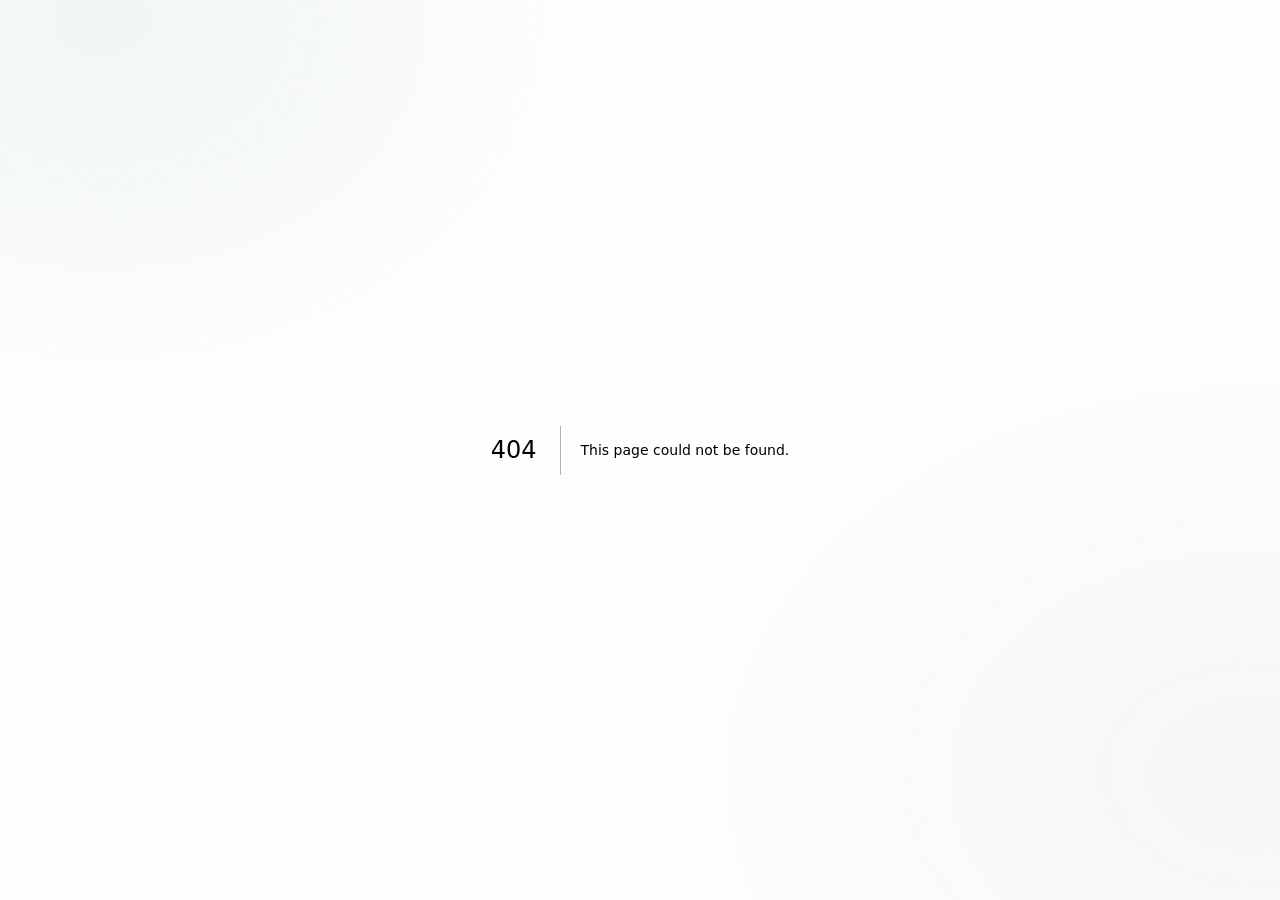
<file: 404/index.html>
<!DOCTYPE html><html lang="en" class="fraunces_3e7e5205-module__csUGmq__variable hanken_grotesk_74a06ad1-module__SAL2Za__variable geist_mono_768fb615-module__nw7kYW__variable"><head><meta charSet="utf-8"/><meta name="viewport" content="width=device-width, initial-scale=1"/><link rel="stylesheet" href="/_next/static/chunks/20pouzl5_08fa.css" data-precedence="next"/><link rel="preload" as="script" fetchPriority="low" href="/_next/static/chunks/01dkdyukbdpqq.js"/><script src="/_next/static/chunks/07-hzktxqjvzd.js" async=""></script><script src="/_next/static/chunks/1wxw8ny0hl5xh.js" async=""></script><script src="/_next/static/chunks/25o46h8mdjlrg.js" async=""></script><script src="/_next/static/chunks/turbopack-1nvow2250694x.js" async=""></script><script src="/_next/static/chunks/3jnc3va-wwobs.js" async=""></script><script src="/_next/static/chunks/0v4dlh6xj5w44.js" async=""></script><script src="/_next/static/chunks/14mrh2-p_w84d.js" async=""></script><meta name="robots" content="noindex"/><meta name="next-size-adjust" content=""/><title>404: This page could not be found.</title><title>Kfir Slonimski · AI &amp; Automation Engineer</title><meta name="description" content="I design and ship real, deployed AI systems. AI tools and automations that do real work, live and already in use."/><meta name="robots" content="index, follow"/><meta property="og:title" content="Kfir Slonimski · AI &amp; Automation Engineer"/><meta property="og:description" content="I design and ship real, deployed AI systems."/><meta property="og:type" content="website"/><meta name="twitter:card" content="summary"/><meta name="twitter:title" content="Kfir Slonimski · AI &amp; Automation Engineer"/><meta name="twitter:description" content="I design and ship real, deployed AI systems."/><link rel="icon" href="/favicon.ico?favicon.2vob68tjqpejf.ico" sizes="256x256" type="image/x-icon"/><script>(function(){try{var t=localStorage.getItem('theme');if(t==='dark'){document.documentElement.setAttribute('data-theme','dark');}}catch(e){}})();</script><script src="/_next/static/chunks/0cz1d0mv5g_q7.js" noModule=""></script></head><body><div hidden=""><!--$--><!--/$--></div><div class="grain" aria-hidden="true"></div><div style="font-family:system-ui,&quot;Segoe UI&quot;,Roboto,Helvetica,Arial,sans-serif,&quot;Apple Color Emoji&quot;,&quot;Segoe UI Emoji&quot;;height:100vh;text-align:center;display:flex;flex-direction:column;align-items:center;justify-content:center"><div><style>body{color:#000;background:#fff;margin:0}.next-error-h1{border-right:1px solid rgba(0,0,0,.3)}@media (prefers-color-scheme:dark){body{color:#fff;background:#000}.next-error-h1{border-right:1px solid rgba(255,255,255,.3)}}</style><h1 class="next-error-h1" style="display:inline-block;margin:0 20px 0 0;padding:0 23px 0 0;font-size:24px;font-weight:500;vertical-align:top;line-height:49px">404</h1><div style="display:inline-block"><h2 style="font-size:14px;font-weight:400;line-height:49px;margin:0">This page could not be found.</h2></div></div></div><!--$--><!--/$--><script src="/_next/static/chunks/01dkdyukbdpqq.js" id="_R_" async=""></script><script>(self.__next_f=self.__next_f||[]).push([0])</script><script>self.__next_f.push([1,"1:\"$Sreact.fragment\"\n2:I[97287,[\"/_next/static/chunks/3jnc3va-wwobs.js\",\"/_next/static/chunks/0v4dlh6xj5w44.js\",\"/_next/static/chunks/14mrh2-p_w84d.js\"],\"Analytics\"]\n3:I[87365,[\"/_next/static/chunks/3jnc3va-wwobs.js\",\"/_next/static/chunks/0v4dlh6xj5w44.js\",\"/_next/static/chunks/14mrh2-p_w84d.js\"],\"LenisProvider\"]\n4:I[70096,[\"/_next/static/chunks/3jnc3va-wwobs.js\",\"/_next/static/chunks/0v4dlh6xj5w44.js\",\"/_next/static/chunks/14mrh2-p_w84d.js\"],\"CustomCursor\"]\n5:I[39756,[\"/_next/static/chunks/3jnc3va-wwobs.js\",\"/_next/static/chunks/0v4dlh6xj5w44.js\",\"/_next/static/chunks/14mrh2-p_w84d.js\"],\"default\"]\n6:I[37457,[\"/_next/static/chunks/3jnc3va-wwobs.js\",\"/_next/static/chunks/0v4dlh6xj5w44.js\",\"/_next/static/chunks/14mrh2-p_w84d.js\"],\"default\"]\n7:I[97367,[\"/_next/static/chunks/3jnc3va-wwobs.js\",\"/_next/static/chunks/0v4dlh6xj5w44.js\",\"/_next/static/chunks/14mrh2-p_w84d.js\"],\"OutletBoundary\"]\n8:\"$Sreact.suspense\"\nb:I[97367,[\"/_next/static/chunks/3jnc3va-wwobs.js\",\"/_next/static/chunks/0v4dlh6xj5w44.js\",\"/_next/static/chunks/14mrh2-p_w84d.js\"],\"ViewportBoundary\"]\nd:I[97367,[\"/_next/static/chunks/3jnc3va-wwobs.js\",\"/_next/static/chunks/0v4dlh6xj5w44.js\",\"/_next/static/chunks/14mrh2-p_w84d.js\"],\"MetadataBoundary\"]\nf:I[68027,[\"/_next/static/chunks/3jnc3va-wwobs.js\",\"/_next/static/chunks/0v4dlh6xj5w44.js\",\"/_next/static/chunks/14mrh2-p_w84d.js\"],\"default\",1]\n:HL[\"/_next/static/chunks/20pouzl5_08fa.css\",\"style\"]\n"])</script><script>self.__next_f.push([1,"0:{\"P\":null,\"c\":[\"\",\"_not-found\",\"\"],\"q\":\"\",\"i\":false,\"f\":[[[\"\",{\"children\":[\"/_not-found\",{\"children\":[\"__PAGE__\",{}]}]},\"$undefined\",\"$undefined\",16],[[\"$\",\"$1\",\"c\",{\"children\":[[[\"$\",\"link\",\"0\",{\"rel\":\"stylesheet\",\"href\":\"/_next/static/chunks/20pouzl5_08fa.css\",\"precedence\":\"next\",\"crossOrigin\":\"$undefined\",\"nonce\":\"$undefined\"}],[\"$\",\"script\",\"script-0\",{\"src\":\"/_next/static/chunks/3jnc3va-wwobs.js\",\"async\":true,\"nonce\":\"$undefined\"}],[\"$\",\"script\",\"script-1\",{\"src\":\"/_next/static/chunks/0v4dlh6xj5w44.js\",\"async\":true,\"nonce\":\"$undefined\"}],[\"$\",\"script\",\"script-2\",{\"src\":\"/_next/static/chunks/14mrh2-p_w84d.js\",\"async\":true,\"nonce\":\"$undefined\"}]],[\"$\",\"html\",null,{\"lang\":\"en\",\"suppressHydrationWarning\":true,\"className\":\"fraunces_3e7e5205-module__csUGmq__variable hanken_grotesk_74a06ad1-module__SAL2Za__variable geist_mono_768fb615-module__nw7kYW__variable\",\"children\":[[\"$\",\"head\",null,{\"children\":[\"$\",\"script\",null,{\"dangerouslySetInnerHTML\":{\"__html\":\"(function(){try{var t=localStorage.getItem('theme');if(t==='dark'){document.documentElement.setAttribute('data-theme','dark');}}catch(e){}})();\"}}]}],[\"$\",\"body\",null,{\"suppressHydrationWarning\":true,\"children\":[[\"$\",\"div\",null,{\"className\":\"grain\",\"aria-hidden\":true}],[\"$\",\"$L2\",null,{}],[\"$\",\"$L3\",null,{}],[\"$\",\"$L4\",null,{}],[\"$\",\"$L5\",null,{\"parallelRouterKey\":\"children\",\"error\":\"$undefined\",\"errorStyles\":\"$undefined\",\"errorScripts\":\"$undefined\",\"template\":[\"$\",\"$L6\",null,{}],\"templateStyles\":\"$undefined\",\"templateScripts\":\"$undefined\",\"notFound\":[[[\"$\",\"title\",null,{\"children\":\"404: This page could not be found.\"}],[\"$\",\"div\",null,{\"style\":{\"fontFamily\":\"system-ui,\\\"Segoe UI\\\",Roboto,Helvetica,Arial,sans-serif,\\\"Apple Color Emoji\\\",\\\"Segoe UI Emoji\\\"\",\"height\":\"100vh\",\"textAlign\":\"center\",\"display\":\"flex\",\"flexDirection\":\"column\",\"alignItems\":\"center\",\"justifyContent\":\"center\"},\"children\":[\"$\",\"div\",null,{\"children\":[[\"$\",\"style\",null,{\"dangerouslySetInnerHTML\":{\"__html\":\"body{color:#000;background:#fff;margin:0}.next-error-h1{border-right:1px solid rgba(0,0,0,.3)}@media (prefers-color-scheme:dark){body{color:#fff;background:#000}.next-error-h1{border-right:1px solid rgba(255,255,255,.3)}}\"}}],[\"$\",\"h1\",null,{\"className\":\"next-error-h1\",\"style\":{\"display\":\"inline-block\",\"margin\":\"0 20px 0 0\",\"padding\":\"0 23px 0 0\",\"fontSize\":24,\"fontWeight\":500,\"verticalAlign\":\"top\",\"lineHeight\":\"49px\"},\"children\":404}],[\"$\",\"div\",null,{\"style\":{\"display\":\"inline-block\"},\"children\":[\"$\",\"h2\",null,{\"style\":{\"fontSize\":14,\"fontWeight\":400,\"lineHeight\":\"49px\",\"margin\":0},\"children\":\"This page could not be found.\"}]}]]}]}]],[]],\"forbidden\":\"$undefined\",\"unauthorized\":\"$undefined\"}]]}]]}]]}],{\"children\":[[\"$\",\"$1\",\"c\",{\"children\":[null,[\"$\",\"$L5\",null,{\"parallelRouterKey\":\"children\",\"error\":\"$undefined\",\"errorStyles\":\"$undefined\",\"errorScripts\":\"$undefined\",\"template\":[\"$\",\"$L6\",null,{}],\"templateStyles\":\"$undefined\",\"templateScripts\":\"$undefined\",\"notFound\":\"$undefined\",\"forbidden\":\"$undefined\",\"unauthorized\":\"$undefined\"}]]}],{\"children\":[[\"$\",\"$1\",\"c\",{\"children\":[[[\"$\",\"title\",null,{\"children\":\"404: This page could not be found.\"}],[\"$\",\"div\",null,{\"style\":\"$0:f:0:1:0:props:children:1:props:children:1:props:children:4:props:notFound:0:1:props:style\",\"children\":[\"$\",\"div\",null,{\"children\":[[\"$\",\"style\",null,{\"dangerouslySetInnerHTML\":{\"__html\":\"body{color:#000;background:#fff;margin:0}.next-error-h1{border-right:1px solid rgba(0,0,0,.3)}@media (prefers-color-scheme:dark){body{color:#fff;background:#000}.next-error-h1{border-right:1px solid rgba(255,255,255,.3)}}\"}}],[\"$\",\"h1\",null,{\"className\":\"next-error-h1\",\"style\":\"$0:f:0:1:0:props:children:1:props:children:1:props:children:4:props:notFound:0:1:props:children:props:children:1:props:style\",\"children\":404}],[\"$\",\"div\",null,{\"style\":\"$0:f:0:1:0:props:children:1:props:children:1:props:children:4:props:notFound:0:1:props:children:props:children:2:props:style\",\"children\":[\"$\",\"h2\",null,{\"style\":\"$0:f:0:1:0:props:children:1:props:children:1:props:children:4:props:notFound:0:1:props:children:props:children:2:props:children:props:style\",\"children\":\"This page could not be found.\"}]}]]}]}]],null,[\"$\",\"$L7\",null,{\"children\":[\"$\",\"$8\",null,{\"name\":\"Next.MetadataOutlet\",\"children\":\"$@9\"}]}]]}],{},null,false,null]},null,false,\"$@a\"]},null,false,null],[\"$\",\"$1\",\"h\",{\"children\":[[\"$\",\"meta\",null,{\"name\":\"robots\",\"content\":\"noindex\"}],[\"$\",\"$Lb\",null,{\"children\":\"$Lc\"}],[\"$\",\"div\",null,{\"hidden\":true,\"children\":[\"$\",\"$Ld\",null,{\"children\":[\"$\",\"$8\",null,{\"name\":\"Next.Metadata\",\"children\":\"$Le\"}]}]}],[\"$\",\"meta\",null,{\"name\":\"next-size-adjust\",\"content\":\"\"}]]}],false]],\"m\":\"$undefined\",\"G\":[\"$f\",[[\"$\",\"link\",\"0\",{\"rel\":\"stylesheet\",\"href\":\"/_next/static/chunks/20pouzl5_08fa.css\",\"precedence\":\"next\",\"crossOrigin\":\"$undefined\",\"nonce\":\"$undefined\"}]]],\"S\":true,\"h\":null,\"s\":\"$undefined\",\"l\":\"$undefined\",\"p\":\"$undefined\",\"d\":\"$undefined\",\"b\":\"uF7ZrZSQVXfU9YnyGJ9_3\"}\n"])</script><script>self.__next_f.push([1,"10:[]\na:\"$W10\"\n"])</script><script>self.__next_f.push([1,"c:[[\"$\",\"meta\",\"0\",{\"charSet\":\"utf-8\"}],[\"$\",\"meta\",\"1\",{\"name\":\"viewport\",\"content\":\"width=device-width, initial-scale=1\"}]]\n"])</script><script>self.__next_f.push([1,"11:I[27201,[\"/_next/static/chunks/3jnc3va-wwobs.js\",\"/_next/static/chunks/0v4dlh6xj5w44.js\",\"/_next/static/chunks/14mrh2-p_w84d.js\"],\"IconMark\"]\n9:null\ne:[[\"$\",\"title\",\"0\",{\"children\":\"Kfir Slonimski · AI \u0026 Automation Engineer\"}],[\"$\",\"meta\",\"1\",{\"name\":\"description\",\"content\":\"I design and ship real, deployed AI systems. AI tools and automations that do real work, live and already in use.\"}],[\"$\",\"meta\",\"2\",{\"name\":\"robots\",\"content\":\"index, follow\"}],[\"$\",\"meta\",\"3\",{\"property\":\"og:title\",\"content\":\"Kfir Slonimski · AI \u0026 Automation Engineer\"}],[\"$\",\"meta\",\"4\",{\"property\":\"og:description\",\"content\":\"I design and ship real, deployed AI systems.\"}],[\"$\",\"meta\",\"5\",{\"property\":\"og:type\",\"content\":\"website\"}],[\"$\",\"meta\",\"6\",{\"name\":\"twitter:card\",\"content\":\"summary\"}],[\"$\",\"meta\",\"7\",{\"name\":\"twitter:title\",\"content\":\"Kfir Slonimski · AI \u0026 Automation Engineer\"}],[\"$\",\"meta\",\"8\",{\"name\":\"twitter:description\",\"content\":\"I design and ship real, deployed AI systems.\"}],[\"$\",\"link\",\"9\",{\"rel\":\"icon\",\"href\":\"/favicon.ico?favicon.2vob68tjqpejf.ico\",\"sizes\":\"256x256\",\"type\":\"image/x-icon\"}],[\"$\",\"$L11\",\"10\",{}]]\n"])</script></body></html>
</file>
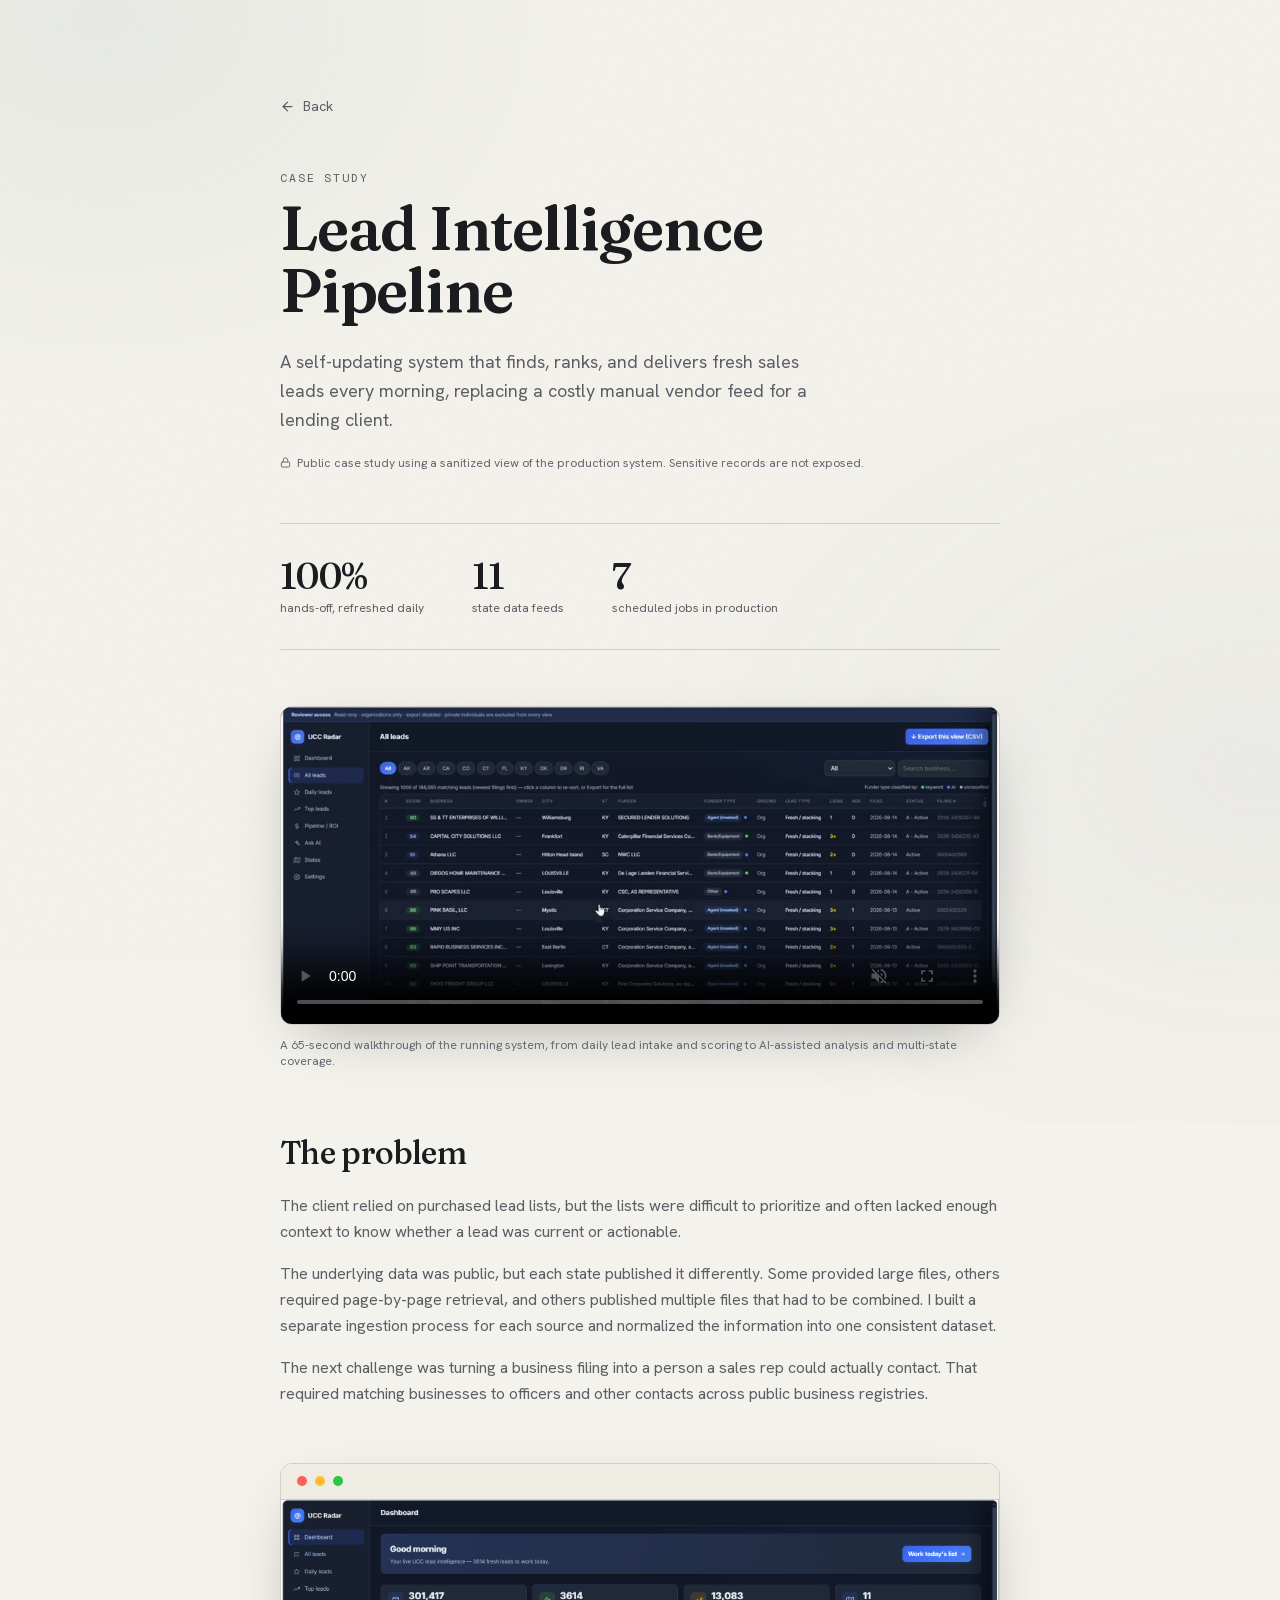
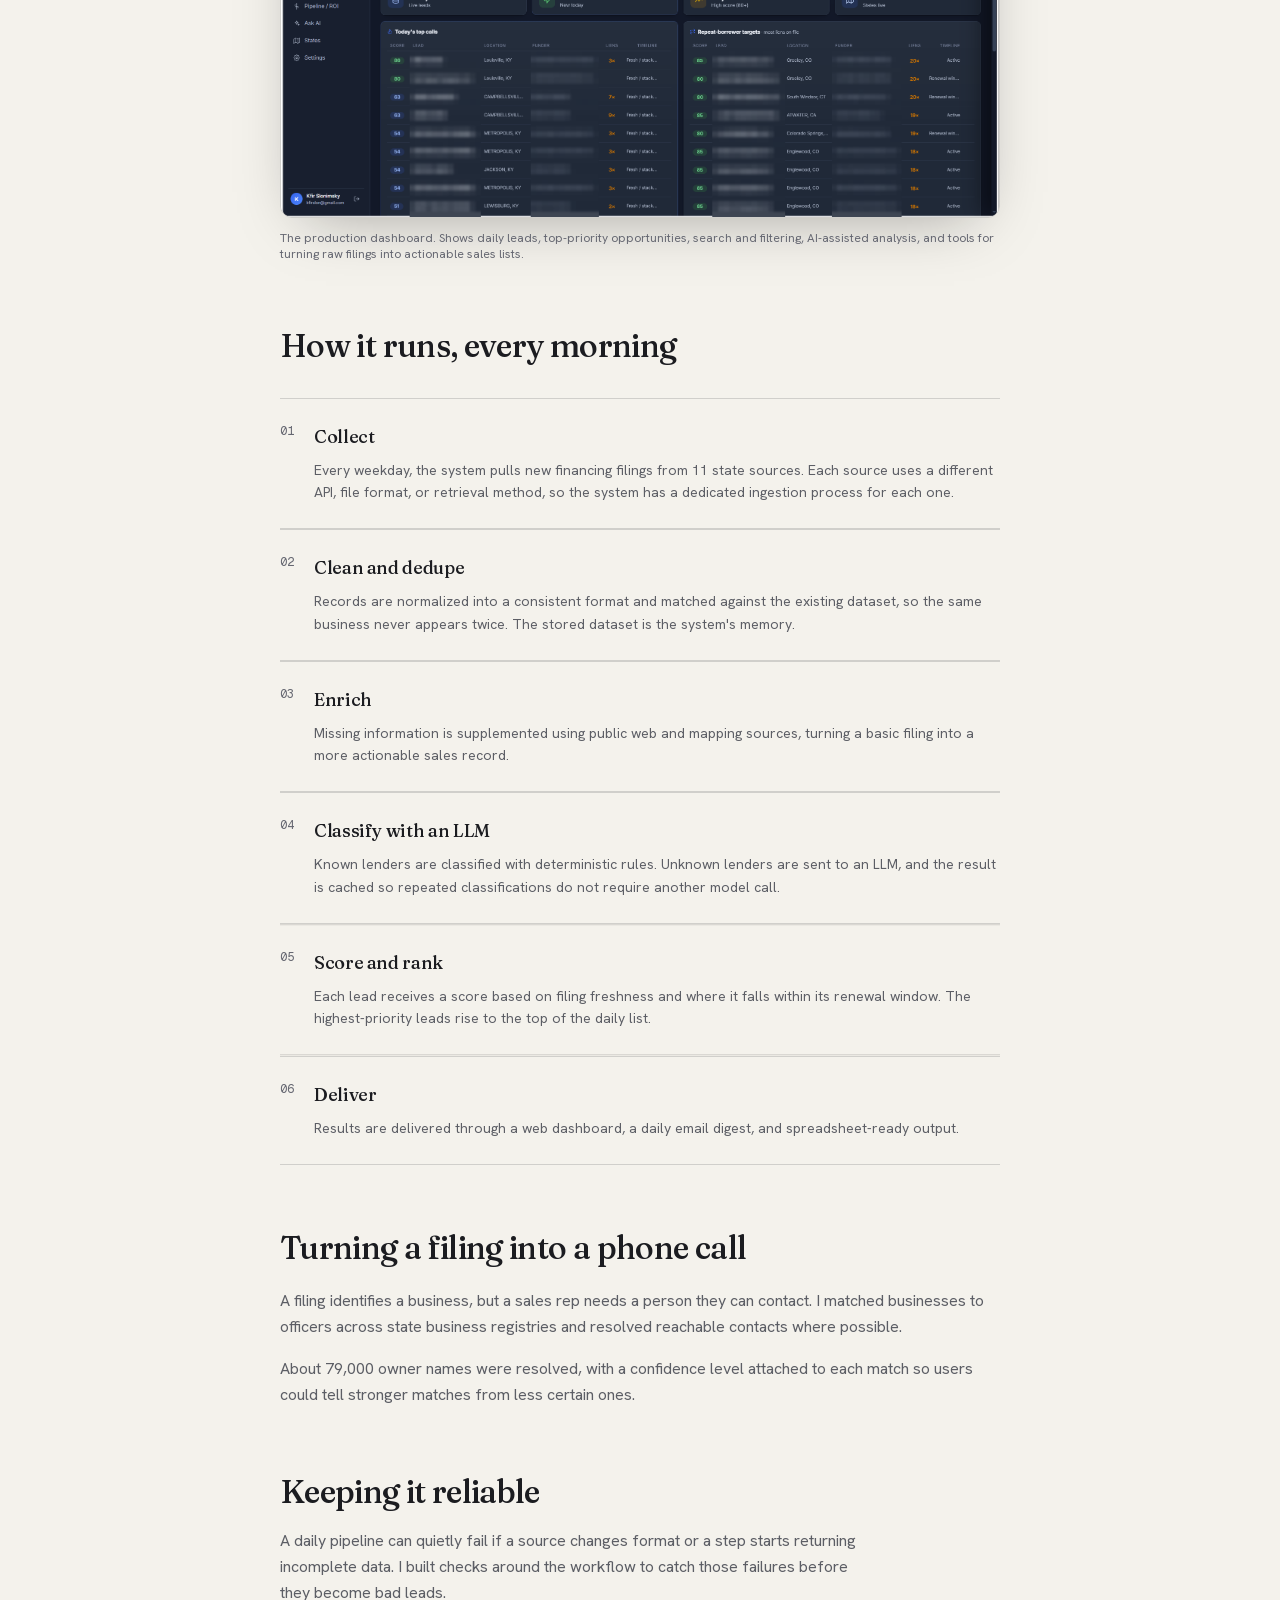
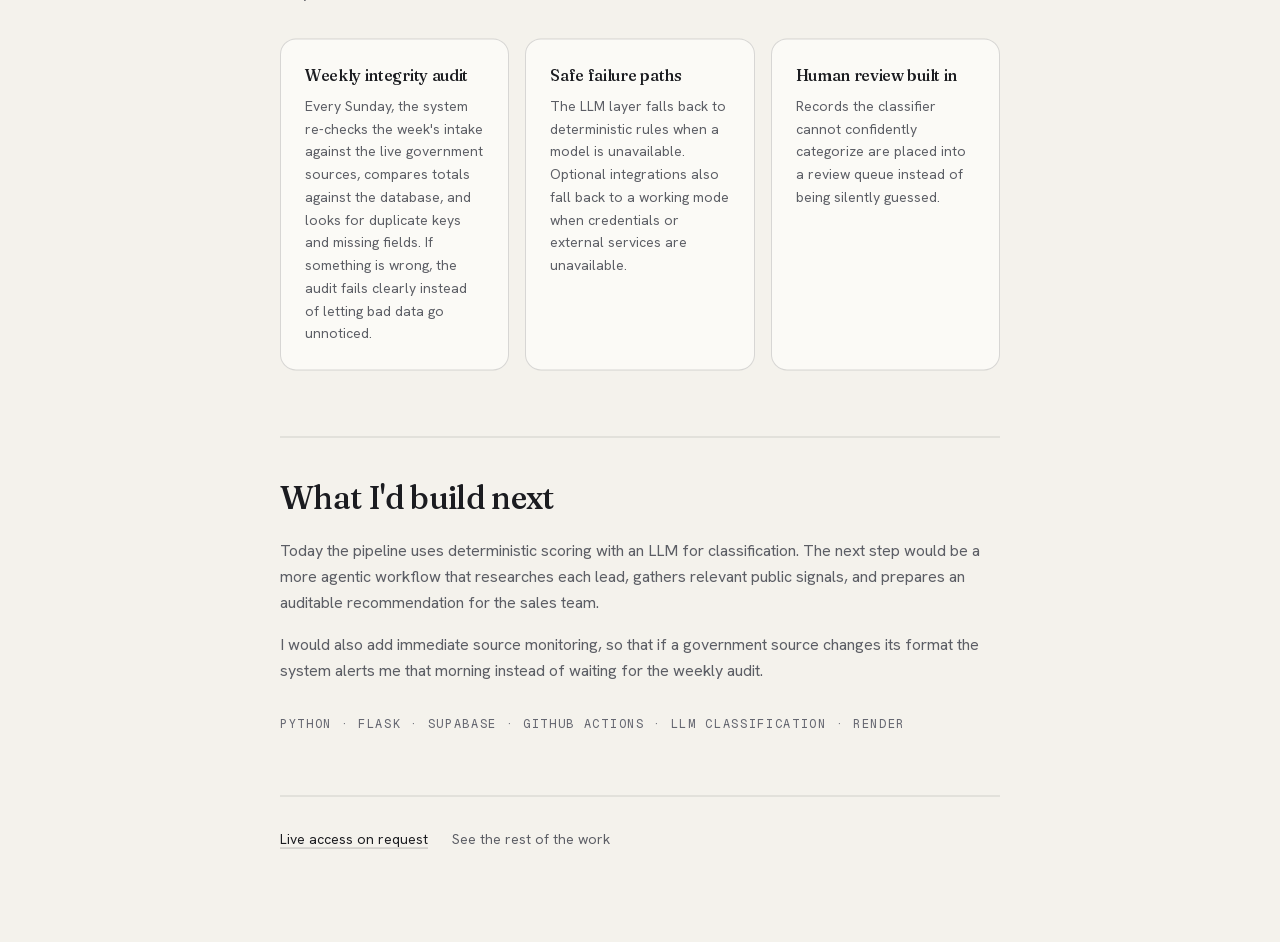
<file: lead-pipeline/index.html>
<!DOCTYPE html><html lang="en" class="fraunces_3e7e5205-module__csUGmq__variable hanken_grotesk_74a06ad1-module__SAL2Za__variable geist_mono_768fb615-module__nw7kYW__variable"><head><meta charSet="utf-8"/><meta name="viewport" content="width=device-width, initial-scale=1"/><link rel="preload" href="/_next/static/media/03bda585a99c6450-s.p.32sris142tqlb.woff2" as="font" crossorigin="" type="font/woff2"/><link rel="preload" href="/_next/static/media/3c7c6164b2587822-s.p.16u3vygyjnhr0.woff2" as="font" crossorigin="" type="font/woff2"/><link rel="preload" href="/_next/static/media/797e433ab948586e-s.p.0r6juujl39pe6.woff2" as="font" crossorigin="" type="font/woff2"/><link rel="preload" href="/_next/static/media/c47649aa31f9e140-s.p.3lxpqujs87tck.woff2" as="font" crossorigin="" type="font/woff2"/><link rel="preload" href="/screenshots/lead-pipeline.png" as="image"/><link rel="stylesheet" href="/_next/static/chunks/3j0uyhrtw1wcn.css" data-precedence="next"/><link rel="preload" as="script" fetchPriority="low" href="/_next/static/chunks/01dkdyukbdpqq.js"/><script src="/_next/static/chunks/07-hzktxqjvzd.js" async=""></script><script src="/_next/static/chunks/1wxw8ny0hl5xh.js" async=""></script><script src="/_next/static/chunks/25o46h8mdjlrg.js" async=""></script><script src="/_next/static/chunks/turbopack-1nvow2250694x.js" async=""></script><script src="/_next/static/chunks/3wuukmllfnezj.js" async=""></script><script src="/_next/static/chunks/1fd0losv8d6ux.js" async=""></script><script src="/_next/static/chunks/14mrh2-p_w84d.js" async=""></script><script src="/_next/static/chunks/3_wm7c6ak02v-.js" async=""></script><meta name="next-size-adjust" content=""/><title>Lead Intelligence Pipeline · Kfir Slonimski</title><meta name="description" content="A self-updating lead pipeline: pulls public filings daily, dedupes, scores each lead, and delivers a ranked call list with an email digest."/><meta name="robots" content="index, follow"/><meta property="og:title" content="Kfir Slonimski · AI &amp; Automation Engineer"/><meta property="og:description" content="I design and ship real, deployed AI systems."/><meta property="og:type" content="website"/><meta name="twitter:card" content="summary"/><meta name="twitter:title" content="Kfir Slonimski · AI &amp; Automation Engineer"/><meta name="twitter:description" content="I design and ship real, deployed AI systems."/><link rel="icon" href="/favicon.ico?favicon.2vob68tjqpejf.ico" sizes="256x256" type="image/x-icon"/><script>(function(){try{var t=localStorage.getItem('theme');if(t==='dark'){document.documentElement.setAttribute('data-theme','dark');}}catch(e){}})();</script><script src="/_next/static/chunks/0cz1d0mv5g_q7.js" noModule=""></script></head><body><div hidden=""><!--$--><!--/$--></div><div class="grain" aria-hidden="true"></div><main class="mx-auto max-w-3xl px-6 py-16 md:py-24"><div style="opacity:0;transform:translateY(24px)"><a class="group inline-flex items-center gap-2 text-sm text-muted transition-colors hover:text-text" href="/"><svg xmlns="http://www.w3.org/2000/svg" width="15" height="15" viewBox="0 0 24 24" fill="none" stroke="currentColor" stroke-width="2" stroke-linecap="round" stroke-linejoin="round" class="lucide lucide-arrow-left transition-transform group-hover:-translate-x-0.5" aria-hidden="true"><path d="m12 19-7-7 7-7"></path><path d="M19 12H5"></path></svg>Back</a></div><div style="opacity:0;transform:translateY(24px)"><span class="eyebrow mt-12 block">Case study</span><h1 class="font-display mt-3 text-[clamp(2.2rem,6vw,3.8rem)] font-semibold leading-[1.03] tracking-tight text-balance">Lead Intelligence Pipeline</h1><p class="mt-6 max-w-xl text-lg leading-relaxed text-muted text-pretty">A self-updating system that finds, ranks, and delivers fresh sales leads every morning, replacing a costly manual vendor feed for a lending client.</p><span class="mt-5 inline-flex items-center gap-1.5 text-xs text-faint"><svg xmlns="http://www.w3.org/2000/svg" width="11" height="11" viewBox="0 0 24 24" fill="none" stroke="currentColor" stroke-width="2" stroke-linecap="round" stroke-linejoin="round" class="lucide lucide-lock" aria-hidden="true"><rect width="18" height="11" x="3" y="11" rx="2" ry="2"></rect><path d="M7 11V7a5 5 0 0 1 10 0v4"></path></svg>Public case study using a sanitized view of the production system. Sensitive records are not exposed.</span></div><div style="opacity:0;transform:translateY(24px)"><div class="mt-12 flex flex-wrap gap-x-12 gap-y-6 border-y border-hairline py-8"><div><div class="font-display text-3xl font-medium tracking-tight md:text-4xl"><span>0<!-- -->%</span></div><div class="mt-1 max-w-[11rem] text-xs leading-snug text-muted">hands-off, refreshed daily</div></div><div><div class="font-display text-3xl font-medium tracking-tight md:text-4xl"><span>0</span></div><div class="mt-1 max-w-[11rem] text-xs leading-snug text-muted">state data feeds</div></div><div><div class="font-display text-3xl font-medium tracking-tight md:text-4xl"><span>0</span></div><div class="mt-1 max-w-[11rem] text-xs leading-snug text-muted">scheduled jobs in production</div></div></div></div><div style="opacity:0;transform:translateY(24px)"><figure class="mt-14"><div class="overflow-hidden rounded-xl border border-hairline shadow-[0_20px_60px_-25px_rgba(0,0,0,0.35)]"><video src="/demo/lead-pipeline.mp4" poster="/demo/lead-pipeline-poster.jpg" controls="" muted="" loop="" playsInline="" preload="metadata" class="block w-full bg-black"></video></div><figcaption class="mt-3 text-xs text-faint">A 65-second walkthrough of the running system, from daily lead intake and scoring to AI-assisted analysis and multi-state coverage.</figcaption></figure></div><div style="opacity:0;transform:translateY(24px)"><section class="mt-16"><h2 class="font-display text-[clamp(1.5rem,3vw,2rem)] font-medium leading-tight">The problem</h2><div class="mt-5 space-y-4 text-base leading-relaxed text-muted text-pretty"><p>The client relied on purchased lead lists, but the lists were difficult to prioritize and often lacked enough context to know whether a lead was current or actionable.</p><p>The underlying data was public, but each state published it differently. Some provided large files, others required page-by-page retrieval, and others published multiple files that had to be combined. I built a separate ingestion process for each source and normalized the information into one consistent dataset.</p><p>The next challenge was turning a business filing into a person a sales rep could actually contact. That required matching businesses to officers and other contacts across public business registries.</p></div></section></div><div style="opacity:0;transform:translateY(24px)"><figure class="mt-14"><div class="overflow-hidden rounded-xl border border-hairline shadow-[0_20px_60px_-25px_rgba(0,0,0,0.35)]"><div class="flex h-9 items-center gap-2 border-b border-hairline bg-surface-2 px-4"><span class="h-2.5 w-2.5 rounded-full bg-[#ff5f57]"></span><span class="h-2.5 w-2.5 rounded-full bg-[#febc2e]"></span><span class="h-2.5 w-2.5 rounded-full bg-[#28c840]"></span></div><img src="/screenshots/lead-pipeline.png" alt="The production lead dashboard" class="w-full"/></div><figcaption class="mt-3 text-xs text-faint">The production dashboard. Shows daily leads, top-priority opportunities, search and filtering, AI-assisted analysis, and tools for turning raw filings into actionable sales lists.</figcaption></figure></div><div style="opacity:0;transform:translateY(24px)"><section class="mt-16"><h2 class="font-display text-[clamp(1.5rem,3vw,2rem)] font-medium leading-tight">How it runs, every morning</h2></section></div><div class="mt-8 space-y-0"><div style="opacity:0;transform:translateY(16px)"><div class="flex gap-5 border-t border-hairline py-6 last:border-b"><span class="font-mono text-xs text-faint">01</span><div class="min-w-0"><h3 class="font-display text-lg font-medium">Collect</h3><p class="mt-2 text-sm leading-relaxed text-muted text-pretty">Every weekday, the system pulls new financing filings from 11 state sources. Each source uses a different API, file format, or retrieval method, so the system has a dedicated ingestion process for each one.</p></div></div></div><div style="opacity:0;transform:translateY(16px)"><div class="flex gap-5 border-t border-hairline py-6 last:border-b"><span class="font-mono text-xs text-faint">02</span><div class="min-w-0"><h3 class="font-display text-lg font-medium">Clean and dedupe</h3><p class="mt-2 text-sm leading-relaxed text-muted text-pretty">Records are normalized into a consistent format and matched against the existing dataset, so the same business never appears twice. The stored dataset is the system&#x27;s memory.</p></div></div></div><div style="opacity:0;transform:translateY(16px)"><div class="flex gap-5 border-t border-hairline py-6 last:border-b"><span class="font-mono text-xs text-faint">03</span><div class="min-w-0"><h3 class="font-display text-lg font-medium">Enrich</h3><p class="mt-2 text-sm leading-relaxed text-muted text-pretty">Missing information is supplemented using public web and mapping sources, turning a basic filing into a more actionable sales record.</p></div></div></div><div style="opacity:0;transform:translateY(16px)"><div class="flex gap-5 border-t border-hairline py-6 last:border-b"><span class="font-mono text-xs text-faint">04</span><div class="min-w-0"><h3 class="font-display text-lg font-medium">Classify with an LLM</h3><p class="mt-2 text-sm leading-relaxed text-muted text-pretty">Known lenders are classified with deterministic rules. Unknown lenders are sent to an LLM, and the result is cached so repeated classifications do not require another model call.</p></div></div></div><div style="opacity:0;transform:translateY(16px)"><div class="flex gap-5 border-t border-hairline py-6 last:border-b"><span class="font-mono text-xs text-faint">05</span><div class="min-w-0"><h3 class="font-display text-lg font-medium">Score and rank</h3><p class="mt-2 text-sm leading-relaxed text-muted text-pretty">Each lead receives a score based on filing freshness and where it falls within its renewal window. The highest-priority leads rise to the top of the daily list.</p></div></div></div><div style="opacity:0;transform:translateY(16px)"><div class="flex gap-5 border-t border-hairline py-6 last:border-b"><span class="font-mono text-xs text-faint">06</span><div class="min-w-0"><h3 class="font-display text-lg font-medium">Deliver</h3><p class="mt-2 text-sm leading-relaxed text-muted text-pretty">Results are delivered through a web dashboard, a daily email digest, and spreadsheet-ready output.</p></div></div></div></div><div style="opacity:0;transform:translateY(24px)"><section class="mt-16"><h2 class="font-display text-[clamp(1.5rem,3vw,2rem)] font-medium leading-tight">Turning a filing into a phone call</h2><div class="mt-5 space-y-4 text-base leading-relaxed text-muted text-pretty"><p>A filing identifies a business, but a sales rep needs a person they can contact. I matched businesses to officers across state business registries and resolved reachable contacts where possible.</p><p>About 79,000 owner names were resolved, with a confidence level attached to each match so users could tell stronger matches from less certain ones.</p></div></section></div><div style="opacity:0;transform:translateY(24px)"><section class="mt-16"><h2 class="font-display text-[clamp(1.5rem,3vw,2rem)] font-medium leading-tight">Keeping it reliable</h2><p class="mt-4 max-w-xl text-base leading-relaxed text-muted text-pretty">A daily pipeline can quietly fail if a source changes format or a step starts returning incomplete data. I built checks around the workflow to catch those failures before they become bad leads.</p><div class="mt-8 grid gap-4 sm:grid-cols-3"><div class="rounded-2xl border border-hairline bg-surface p-6 transition-colors hover:border-accent/40"><h3 class="font-display text-base font-medium">Weekly integrity audit</h3><p class="mt-2 text-sm leading-relaxed text-muted text-pretty">Every Sunday, the system re-checks the week&#x27;s intake against the live government sources, compares totals against the database, and looks for duplicate keys and missing fields. If something is wrong, the audit fails clearly instead of letting bad data go unnoticed.</p></div><div class="rounded-2xl border border-hairline bg-surface p-6 transition-colors hover:border-accent/40"><h3 class="font-display text-base font-medium">Safe failure paths</h3><p class="mt-2 text-sm leading-relaxed text-muted text-pretty">The LLM layer falls back to deterministic rules when a model is unavailable. Optional integrations also fall back to a working mode when credentials or external services are unavailable.</p></div><div class="rounded-2xl border border-hairline bg-surface p-6 transition-colors hover:border-accent/40"><h3 class="font-display text-base font-medium">Human review built in</h3><p class="mt-2 text-sm leading-relaxed text-muted text-pretty">Records the classifier cannot confidently categorize are placed into a review queue instead of being silently guessed.</p></div></div></section></div><div style="opacity:0;transform:translateY(24px)"><section class="mt-16 border-t border-hairline pt-10"><h2 class="font-display text-[clamp(1.5rem,3vw,2rem)] font-medium leading-tight">What I&#x27;d build next</h2><div class="mt-5 space-y-4 text-base leading-relaxed text-muted text-pretty"><p>Today the pipeline uses deterministic scoring with an LLM for classification. The next step would be a more agentic workflow that researches each lead, gathers relevant public signals, and prepares an auditable recommendation for the sales team.</p><p>I would also add immediate source monitoring, so that if a government source changes its format the system alerts me that morning instead of waiting for the weekly audit.</p></div><p class="mt-8 font-mono text-xs uppercase tracking-[0.14em] text-faint">Python · Flask · Supabase · GitHub Actions · LLM classification · Render</p></section></div><div style="opacity:0;transform:translateY(24px)"><div class="mt-16 flex flex-wrap items-center gap-x-6 gap-y-3 border-t border-hairline pt-8"><a href="https://lieniq.onrender.com" target="_blank" rel="noopener noreferrer" class="text-sm text-text underline decoration-hairline-strong underline-offset-4 transition-colors hover:text-accent">Live access on request</a><a class="text-sm text-muted transition-colors hover:text-text" href="/">See the rest of the work</a></div></div></main><!--$--><!--/$--><script src="/_next/static/chunks/01dkdyukbdpqq.js" id="_R_" async=""></script><script>(self.__next_f=self.__next_f||[]).push([0])</script><script>self.__next_f.push([1,"1:\"$Sreact.fragment\"\n2:I[97287,[\"/_next/static/chunks/3wuukmllfnezj.js\",\"/_next/static/chunks/1fd0losv8d6ux.js\",\"/_next/static/chunks/14mrh2-p_w84d.js\"],\"Analytics\"]\n3:I[87365,[\"/_next/static/chunks/3wuukmllfnezj.js\",\"/_next/static/chunks/1fd0losv8d6ux.js\",\"/_next/static/chunks/14mrh2-p_w84d.js\"],\"LenisProvider\"]\n4:I[70096,[\"/_next/static/chunks/3wuukmllfnezj.js\",\"/_next/static/chunks/1fd0losv8d6ux.js\",\"/_next/static/chunks/14mrh2-p_w84d.js\"],\"CustomCursor\"]\n5:I[39756,[\"/_next/static/chunks/3wuukmllfnezj.js\",\"/_next/static/chunks/1fd0losv8d6ux.js\",\"/_next/static/chunks/14mrh2-p_w84d.js\"],\"default\"]\n6:I[37457,[\"/_next/static/chunks/3wuukmllfnezj.js\",\"/_next/static/chunks/1fd0losv8d6ux.js\",\"/_next/static/chunks/14mrh2-p_w84d.js\"],\"default\"]\n7:I[28478,[\"/_next/static/chunks/3wuukmllfnezj.js\",\"/_next/static/chunks/1fd0losv8d6ux.js\",\"/_next/static/chunks/14mrh2-p_w84d.js\",\"/_next/static/chunks/3_wm7c6ak02v-.js\"],\"Reveal\"]\n8:I[22016,[\"/_next/static/chunks/3wuukmllfnezj.js\",\"/_next/static/chunks/1fd0losv8d6ux.js\",\"/_next/static/chunks/14mrh2-p_w84d.js\",\"/_next/static/chunks/3_wm7c6ak02v-.js\"],\"\"]\n9:I[5014,[\"/_next/static/chunks/3wuukmllfnezj.js\",\"/_next/static/chunks/1fd0losv8d6ux.js\",\"/_next/static/chunks/14mrh2-p_w84d.js\",\"/_next/static/chunks/3_wm7c6ak02v-.js\"],\"default\"]\n1a:I[68027,[\"/_next/static/chunks/3wuukmllfnezj.js\",\"/_next/static/chunks/1fd0losv8d6ux.js\",\"/_next/static/chunks/14mrh2-p_w84d.js\"],\"default\",1]\n:HL[\"/_next/static/chunks/3j0uyhrtw1wcn.css\",\"style\"]\n:HL[\"/_next/static/media/03bda585a99c6450-s.p.32sris142tqlb.woff2\",\"font\",{\"crossOrigin\":\"\",\"type\":\"font/woff2\"}]\n:HL[\"/_next/static/media/3c7c6164b2587822-s.p.16u3vygyjnhr0.woff2\",\"font\",{\"crossOrigin\":\"\",\"type\":\"font/woff2\"}]\n:HL[\"/_next/static/media/797e433ab948586e-s.p.0r6juujl39pe6.woff2\",\"font\",{\"crossOrigin\":\"\",\"type\":\"font/woff2\"}]\n:HL[\"/_next/static/media/c47649aa31f9e140-s.p.3lxpqujs87tck.woff2\",\"font\",{\"crossOrigin\":\"\",\"type\":\"font/woff2\"}]\n"])</script><script>self.__next_f.push([1,"0:{\"P\":null,\"c\":[\"\",\"lead-pipeline\",\"\"],\"q\":\"\",\"i\":false,\"f\":[[[\"\",{\"children\":[\"lead-pipeline\",{\"children\":[\"__PAGE__\",{}]}]},\"$undefined\",\"$undefined\",16],[[\"$\",\"$1\",\"c\",{\"children\":[[[\"$\",\"link\",\"0\",{\"rel\":\"stylesheet\",\"href\":\"/_next/static/chunks/3j0uyhrtw1wcn.css\",\"precedence\":\"next\",\"crossOrigin\":\"$undefined\",\"nonce\":\"$undefined\"}],[\"$\",\"script\",\"script-0\",{\"src\":\"/_next/static/chunks/3wuukmllfnezj.js\",\"async\":true,\"nonce\":\"$undefined\"}],[\"$\",\"script\",\"script-1\",{\"src\":\"/_next/static/chunks/1fd0losv8d6ux.js\",\"async\":true,\"nonce\":\"$undefined\"}],[\"$\",\"script\",\"script-2\",{\"src\":\"/_next/static/chunks/14mrh2-p_w84d.js\",\"async\":true,\"nonce\":\"$undefined\"}]],[\"$\",\"html\",null,{\"lang\":\"en\",\"suppressHydrationWarning\":true,\"className\":\"fraunces_3e7e5205-module__csUGmq__variable hanken_grotesk_74a06ad1-module__SAL2Za__variable geist_mono_768fb615-module__nw7kYW__variable\",\"children\":[[\"$\",\"head\",null,{\"children\":[\"$\",\"script\",null,{\"dangerouslySetInnerHTML\":{\"__html\":\"(function(){try{var t=localStorage.getItem('theme');if(t==='dark'){document.documentElement.setAttribute('data-theme','dark');}}catch(e){}})();\"}}]}],[\"$\",\"body\",null,{\"suppressHydrationWarning\":true,\"children\":[[\"$\",\"div\",null,{\"className\":\"grain\",\"aria-hidden\":true}],[\"$\",\"$L2\",null,{}],[\"$\",\"$L3\",null,{}],[\"$\",\"$L4\",null,{}],[\"$\",\"$L5\",null,{\"parallelRouterKey\":\"children\",\"error\":\"$undefined\",\"errorStyles\":\"$undefined\",\"errorScripts\":\"$undefined\",\"template\":[\"$\",\"$L6\",null,{}],\"templateStyles\":\"$undefined\",\"templateScripts\":\"$undefined\",\"notFound\":[[[\"$\",\"title\",null,{\"children\":\"404: This page could not be found.\"}],[\"$\",\"div\",null,{\"style\":{\"fontFamily\":\"system-ui,\\\"Segoe UI\\\",Roboto,Helvetica,Arial,sans-serif,\\\"Apple Color Emoji\\\",\\\"Segoe UI Emoji\\\"\",\"height\":\"100vh\",\"textAlign\":\"center\",\"display\":\"flex\",\"flexDirection\":\"column\",\"alignItems\":\"center\",\"justifyContent\":\"center\"},\"children\":[\"$\",\"div\",null,{\"children\":[[\"$\",\"style\",null,{\"dangerouslySetInnerHTML\":{\"__html\":\"body{color:#000;background:#fff;margin:0}.next-error-h1{border-right:1px solid rgba(0,0,0,.3)}@media (prefers-color-scheme:dark){body{color:#fff;background:#000}.next-error-h1{border-right:1px solid rgba(255,255,255,.3)}}\"}}],[\"$\",\"h1\",null,{\"className\":\"next-error-h1\",\"style\":{\"display\":\"inline-block\",\"margin\":\"0 20px 0 0\",\"padding\":\"0 23px 0 0\",\"fontSize\":24,\"fontWeight\":500,\"verticalAlign\":\"top\",\"lineHeight\":\"49px\"},\"children\":404}],[\"$\",\"div\",null,{\"style\":{\"display\":\"inline-block\"},\"children\":[\"$\",\"h2\",null,{\"style\":{\"fontSize\":14,\"fontWeight\":400,\"lineHeight\":\"49px\",\"margin\":0},\"children\":\"This page could not be found.\"}]}]]}]}]],[]],\"forbidden\":\"$undefined\",\"unauthorized\":\"$undefined\"}]]}]]}]]}],{\"children\":[[\"$\",\"$1\",\"c\",{\"children\":[null,[\"$\",\"$L5\",null,{\"parallelRouterKey\":\"children\",\"error\":\"$undefined\",\"errorStyles\":\"$undefined\",\"errorScripts\":\"$undefined\",\"template\":[\"$\",\"$L6\",null,{}],\"templateStyles\":\"$undefined\",\"templateScripts\":\"$undefined\",\"notFound\":\"$undefined\",\"forbidden\":\"$undefined\",\"unauthorized\":\"$undefined\"}]]}],{\"children\":[[\"$\",\"$1\",\"c\",{\"children\":[[\"$\",\"main\",null,{\"className\":\"mx-auto max-w-3xl px-6 py-16 md:py-24\",\"children\":[[\"$\",\"$L7\",null,{\"children\":[\"$\",\"$L8\",null,{\"href\":\"/\",\"className\":\"group inline-flex items-center gap-2 text-sm text-muted transition-colors hover:text-text\",\"children\":[[\"$\",\"$L9\",null,{\"ref\":\"$undefined\",\"iconNode\":[[\"path\",{\"d\":\"m12 19-7-7 7-7\",\"key\":\"1l729n\"}],[\"path\",{\"d\":\"M19 12H5\",\"key\":\"x3x0zl\"}]],\"className\":\"lucide-arrow-left transition-transform group-hover:-translate-x-0.5\",\"size\":15}],\"Back\"]}]}],[\"$\",\"$L7\",null,{\"delay\":0.05,\"children\":[[\"$\",\"span\",null,{\"className\":\"eyebrow mt-12 block\",\"children\":\"Case study\"}],[\"$\",\"h1\",null,{\"className\":\"font-display mt-3 text-[clamp(2.2rem,6vw,3.8rem)] font-semibold leading-[1.03] tracking-tight text-balance\",\"children\":\"Lead Intelligence Pipeline\"}],[\"$\",\"p\",null,{\"className\":\"mt-6 max-w-xl text-lg leading-relaxed text-muted text-pretty\",\"children\":\"A self-updating system that finds, ranks, and delivers fresh sales leads every morning, replacing a costly manual vendor feed for a lending client.\"}],[\"$\",\"span\",null,{\"className\":\"mt-5 inline-flex items-center gap-1.5 text-xs text-faint\",\"children\":[[\"$\",\"$L9\",null,{\"ref\":\"$undefined\",\"iconNode\":[[\"rect\",{\"width\":\"18\",\"height\":\"11\",\"x\":\"3\",\"y\":\"11\",\"rx\":\"2\",\"ry\":\"2\",\"key\":\"1w4ew1\"}],[\"path\",{\"d\":\"M7 11V7a5 5 0 0 1 10 0v4\",\"key\":\"fwvmzm\"}]],\"className\":\"lucide-lock\",\"size\":11}],\"Public case study using a sanitized view of the production system. Sensitive records are not exposed.\"]}]]}],[\"$\",\"$L7\",null,{\"delay\":0.1,\"children\":[\"$\",\"div\",null,{\"className\":\"mt-12 flex flex-wrap gap-x-12 gap-y-6 border-y border-hairline py-8\",\"children\":[\"$La\",\"$Lb\",\"$Lc\"]}]}],\"$Ld\",\"$Le\",\"$Lf\",\"$L10\",\"$L11\",\"$L12\",\"$L13\",\"$L14\",\"$L15\"]}],[\"$L16\"],\"$L17\"]}],{},null,false,null]},null,false,\"$@18\"]},null,false,null],\"$L19\",false]],\"m\":\"$undefined\",\"G\":[\"$1a\",[\"$L1b\"]],\"S\":true,\"h\":null,\"s\":\"$undefined\",\"l\":\"$undefined\",\"p\":\"$undefined\",\"d\":\"$undefined\",\"b\":\"hEPUXmTYfz7cQkwp965Gg\"}\n"])</script><script>self.__next_f.push([1,"1c:I[35052,[\"/_next/static/chunks/3wuukmllfnezj.js\",\"/_next/static/chunks/1fd0losv8d6ux.js\",\"/_next/static/chunks/14mrh2-p_w84d.js\",\"/_next/static/chunks/3_wm7c6ak02v-.js\"],\"CountUp\"]\n1d:I[28478,[\"/_next/static/chunks/3wuukmllfnezj.js\",\"/_next/static/chunks/1fd0losv8d6ux.js\",\"/_next/static/chunks/14mrh2-p_w84d.js\",\"/_next/static/chunks/3_wm7c6ak02v-.js\"],\"Stagger\"]\n1e:I[28478,[\"/_next/static/chunks/3wuukmllfnezj.js\",\"/_next/static/chunks/1fd0losv8d6ux.js\",\"/_next/static/chunks/14mrh2-p_w84d.js\",\"/_next/static/chunks/3_wm7c6ak02v-.js\"],\"StaggerItem\"]\n1f:I[44942,[\"/_next/static/chunks/3wuukmllfnezj.js\",\"/_next/static/chunks/1fd0losv8d6ux.js\",\"/_next/static/chunks/14mrh2-p_w84d.js\",\"/_next/static/chunks/3_wm7c6ak02v-.js\"],\"TrackedLink\"]\n20:I[97367,[\"/_next/static/chunks/3wuukmllfnezj.js\",\"/_next/static/chunks/1fd0losv8d6ux.js\",\"/_next/static/chunks/14mrh2-p_w84d.js\"],\"OutletBoundary\"]\n21:\"$Sreact.suspense\"\n24:I[97367,[\"/_next/static/chunks/3wuukmllfnezj.js\",\"/_next/static/chunks/1fd0losv8d6ux.js\",\"/_next/static/chunks/14mrh2-p_w84d.js\"],\"ViewportBoundary\"]\n26:I[97367,[\"/_next/static/chunks/3wuukmllfnezj.js\",\"/_next/static/chunks/1fd0losv8d6ux.js\",\"/_next/static/chunks/14mrh2-p_w84d.js\"],\"MetadataBoundary\"]\n:HL[\"/screenshots/lead-pipeline.png\",\"image\"]\na:[\"$\",\"div\",\"hands-off, refreshed daily\",{\"children\":[[\"$\",\"div\",null,{\"className\":\"font-display text-3xl font-medium tracking-tight md:text-4xl\",\"children\":[\"$\",\"$L1c\",null,{\"value\":100,\"suffix\":\"%\"}]}],[\"$\",\"div\",null,{\"className\":\"mt-1 max-w-[11rem] text-xs leading-snug text-muted\",\"children\":\"hands-off, refreshed daily\"}]]}]\nb:[\"$\",\"div\",\"state data feeds\",{\"children\":[[\"$\",\"div\",null,{\"className\":\"font-display text-3xl font-medium tracking-tight md:text-4xl\",\"children\":[\"$\",\"$L1c\",null,{\"value\":11,\"suffix\":\"$undefined\"}]}],[\"$\",\"div\",null,{\"className\":\"mt-1 max-w-[11rem] text-xs leading-snug text-muted\",\"children\":\"state data feeds\"}]]}]\nc:[\"$\",\"div\",\"scheduled jobs in production\",{\"children\":[[\"$\",\"div\",null,{\"className\":\"font-display text-3xl font-medium tracking-tight md:text-4xl\",\"children\":[\"$\",\"$L1c\",null,{\"value\":7,\"suffix\":\"$undefined\"}]}],[\"$\",\"div\",null,{\"className\":\"mt-1 max-w-[11rem] text-xs leading-snug text-muted\",\"children\":\"scheduled jobs in production\"}]]}]\nd:[\"$\",\"$L7\",null,{\"delay\":0.1,\"children\":[\"$\",\"figure\",null,{\"className\":\"mt-14\",\"children\":[[\"$\",\"div\",null,{\"className\":\"overflow-hidden rounded-xl border border-hairline shadow-[0_20px_60px_-25px_rgba(0,0,0,0.35)]\",\"children\":[\"$\",\"video\",null,{\"src\":\"/demo/lead-pipeline.mp4\",\"poster\":\"/demo/lead-pipeline-poster.jpg\",\"controls\":true,\"muted\":true,\"loop\":true,\"playsInline\":true,\"preload\":\"metadata\",\"className\":\"block w-full bg-black\"}]}],[\"$\",\"figcaption\",null,{\"className\":\"mt-3 text-xs text-faint\",\"children\":\"A 65-second walkthrough of the running system, from daily lead intake and scoring to AI-assisted analysis and multi-state coverage.\"}]]}]}]\ne:[\"$\",\"$L7\",null,{\"delay\":0.1,\"children\":[\"$\",\"section\",null,{\"className\":\"mt-16\",\"children\":[[\"$\",\"h2\",null,{\"className\":\"font-display text-[clamp(1.5rem,3vw,2rem)] font-medium leading-tight\",\"children\":\"The problem\"}],[\"$\",\"div\",null,{\"className\":\"mt-5 space-y-4 text-base leading-relaxed text-muted text-pretty\",\"children\":[[\"$\",\"p\",null,{\"children\":\"The client relied on purchased lead lists, but the lists were difficult to prioritize and often lacked enough context to know whether a lead was current or actionable.\"}],[\"$\",\"p\",null,{\"children\":\"The underlying data was public, but each state published it differently. Some provided large files, others required page-by-page retrieval, and others published multiple files that had to be combined. I built a separate ingestion process for each source and normalized the information into one consistent dataset.\"}],[\"$\",\"p\",null,{\"children\":\"The next challenge was turning a business filing into a person a sales rep could actually contact. That required matching businesses to officers and other contacts across public business registries.\"}]]}]]}]}]\nf:[\"$\",\"$L7\",null,{\"delay\":0.1,\"children\":[\"$\",\"figure\",null,{\"clas"])</script><script>self.__next_f.push([1,"sName\":\"mt-14\",\"children\":[[\"$\",\"div\",null,{\"className\":\"overflow-hidden rounded-xl border border-hairline shadow-[0_20px_60px_-25px_rgba(0,0,0,0.35)]\",\"children\":[[\"$\",\"div\",null,{\"className\":\"flex h-9 items-center gap-2 border-b border-hairline bg-surface-2 px-4\",\"children\":[[\"$\",\"span\",null,{\"className\":\"h-2.5 w-2.5 rounded-full bg-[#ff5f57]\"}],[\"$\",\"span\",null,{\"className\":\"h-2.5 w-2.5 rounded-full bg-[#febc2e]\"}],[\"$\",\"span\",null,{\"className\":\"h-2.5 w-2.5 rounded-full bg-[#28c840]\"}]]}],[\"$\",\"img\",null,{\"src\":\"/screenshots/lead-pipeline.png\",\"alt\":\"The production lead dashboard\",\"className\":\"w-full\"}]]}],[\"$\",\"figcaption\",null,{\"className\":\"mt-3 text-xs text-faint\",\"children\":\"The production dashboard. Shows daily leads, top-priority opportunities, search and filtering, AI-assisted analysis, and tools for turning raw filings into actionable sales lists.\"}]]}]}]\n10:[\"$\",\"$L7\",null,{\"delay\":0.1,\"children\":[\"$\",\"section\",null,{\"className\":\"mt-16\",\"children\":[\"$\",\"h2\",null,{\"className\":\"font-display text-[clamp(1.5rem,3vw,2rem)] font-medium leading-tight\",\"children\":\"How it runs, every morning\"}]}]}]\n"])</script><script>self.__next_f.push([1,"11:[\"$\",\"$L1d\",null,{\"className\":\"mt-8 space-y-0\",\"children\":[[\"$\",\"$L1e\",\"01\",{\"children\":[\"$\",\"div\",null,{\"className\":\"flex gap-5 border-t border-hairline py-6 last:border-b\",\"children\":[[\"$\",\"span\",null,{\"className\":\"font-mono text-xs text-faint\",\"children\":\"01\"}],[\"$\",\"div\",null,{\"className\":\"min-w-0\",\"children\":[[\"$\",\"h3\",null,{\"className\":\"font-display text-lg font-medium\",\"children\":\"Collect\"}],[\"$\",\"p\",null,{\"className\":\"mt-2 text-sm leading-relaxed text-muted text-pretty\",\"children\":\"Every weekday, the system pulls new financing filings from 11 state sources. Each source uses a different API, file format, or retrieval method, so the system has a dedicated ingestion process for each one.\"}]]}]]}]}],[\"$\",\"$L1e\",\"02\",{\"children\":[\"$\",\"div\",null,{\"className\":\"flex gap-5 border-t border-hairline py-6 last:border-b\",\"children\":[[\"$\",\"span\",null,{\"className\":\"font-mono text-xs text-faint\",\"children\":\"02\"}],[\"$\",\"div\",null,{\"className\":\"min-w-0\",\"children\":[[\"$\",\"h3\",null,{\"className\":\"font-display text-lg font-medium\",\"children\":\"Clean and dedupe\"}],[\"$\",\"p\",null,{\"className\":\"mt-2 text-sm leading-relaxed text-muted text-pretty\",\"children\":\"Records are normalized into a consistent format and matched against the existing dataset, so the same business never appears twice. The stored dataset is the system's memory.\"}]]}]]}]}],[\"$\",\"$L1e\",\"03\",{\"children\":[\"$\",\"div\",null,{\"className\":\"flex gap-5 border-t border-hairline py-6 last:border-b\",\"children\":[[\"$\",\"span\",null,{\"className\":\"font-mono text-xs text-faint\",\"children\":\"03\"}],[\"$\",\"div\",null,{\"className\":\"min-w-0\",\"children\":[[\"$\",\"h3\",null,{\"className\":\"font-display text-lg font-medium\",\"children\":\"Enrich\"}],[\"$\",\"p\",null,{\"className\":\"mt-2 text-sm leading-relaxed text-muted text-pretty\",\"children\":\"Missing information is supplemented using public web and mapping sources, turning a basic filing into a more actionable sales record.\"}]]}]]}]}],[\"$\",\"$L1e\",\"04\",{\"children\":[\"$\",\"div\",null,{\"className\":\"flex gap-5 border-t border-hairline py-6 last:border-b\",\"children\":[[\"$\",\"span\",null,{\"className\":\"font-mono text-xs text-faint\",\"children\":\"04\"}],[\"$\",\"div\",null,{\"className\":\"min-w-0\",\"children\":[[\"$\",\"h3\",null,{\"className\":\"font-display text-lg font-medium\",\"children\":\"Classify with an LLM\"}],[\"$\",\"p\",null,{\"className\":\"mt-2 text-sm leading-relaxed text-muted text-pretty\",\"children\":\"Known lenders are classified with deterministic rules. Unknown lenders are sent to an LLM, and the result is cached so repeated classifications do not require another model call.\"}]]}]]}]}],[\"$\",\"$L1e\",\"05\",{\"children\":[\"$\",\"div\",null,{\"className\":\"flex gap-5 border-t border-hairline py-6 last:border-b\",\"children\":[[\"$\",\"span\",null,{\"className\":\"font-mono text-xs text-faint\",\"children\":\"05\"}],[\"$\",\"div\",null,{\"className\":\"min-w-0\",\"children\":[[\"$\",\"h3\",null,{\"className\":\"font-display text-lg font-medium\",\"children\":\"Score and rank\"}],[\"$\",\"p\",null,{\"className\":\"mt-2 text-sm leading-relaxed text-muted text-pretty\",\"children\":\"Each lead receives a score based on filing freshness and where it falls within its renewal window. The highest-priority leads rise to the top of the daily list.\"}]]}]]}]}],[\"$\",\"$L1e\",\"06\",{\"children\":[\"$\",\"div\",null,{\"className\":\"flex gap-5 border-t border-hairline py-6 last:border-b\",\"children\":[[\"$\",\"span\",null,{\"className\":\"font-mono text-xs text-faint\",\"children\":\"06\"}],[\"$\",\"div\",null,{\"className\":\"min-w-0\",\"children\":[[\"$\",\"h3\",null,{\"className\":\"font-display text-lg font-medium\",\"children\":\"Deliver\"}],[\"$\",\"p\",null,{\"className\":\"mt-2 text-sm leading-relaxed text-muted text-pretty\",\"children\":\"Results are delivered through a web dashboard, a daily email digest, and spreadsheet-ready output.\"}]]}]]}]}]]}]\n"])</script><script>self.__next_f.push([1,"12:[\"$\",\"$L7\",null,{\"delay\":0.1,\"children\":[\"$\",\"section\",null,{\"className\":\"mt-16\",\"children\":[[\"$\",\"h2\",null,{\"className\":\"font-display text-[clamp(1.5rem,3vw,2rem)] font-medium leading-tight\",\"children\":\"Turning a filing into a phone call\"}],[\"$\",\"div\",null,{\"className\":\"mt-5 space-y-4 text-base leading-relaxed text-muted text-pretty\",\"children\":[[\"$\",\"p\",null,{\"children\":\"A filing identifies a business, but a sales rep needs a person they can contact. I matched businesses to officers across state business registries and resolved reachable contacts where possible.\"}],[\"$\",\"p\",null,{\"children\":\"About 79,000 owner names were resolved, with a confidence level attached to each match so users could tell stronger matches from less certain ones.\"}]]}]]}]}]\n"])</script><script>self.__next_f.push([1,"13:[\"$\",\"$L7\",null,{\"delay\":0.1,\"children\":[\"$\",\"section\",null,{\"className\":\"mt-16\",\"children\":[[\"$\",\"h2\",null,{\"className\":\"font-display text-[clamp(1.5rem,3vw,2rem)] font-medium leading-tight\",\"children\":\"Keeping it reliable\"}],[\"$\",\"p\",null,{\"className\":\"mt-4 max-w-xl text-base leading-relaxed text-muted text-pretty\",\"children\":\"A daily pipeline can quietly fail if a source changes format or a step starts returning incomplete data. I built checks around the workflow to catch those failures before they become bad leads.\"}],[\"$\",\"div\",null,{\"className\":\"mt-8 grid gap-4 sm:grid-cols-3\",\"children\":[[\"$\",\"div\",\"Weekly integrity audit\",{\"className\":\"rounded-2xl border border-hairline bg-surface p-6 transition-colors hover:border-accent/40\",\"children\":[[\"$\",\"h3\",null,{\"className\":\"font-display text-base font-medium\",\"children\":\"Weekly integrity audit\"}],[\"$\",\"p\",null,{\"className\":\"mt-2 text-sm leading-relaxed text-muted text-pretty\",\"children\":\"Every Sunday, the system re-checks the week's intake against the live government sources, compares totals against the database, and looks for duplicate keys and missing fields. If something is wrong, the audit fails clearly instead of letting bad data go unnoticed.\"}]]}],[\"$\",\"div\",\"Safe failure paths\",{\"className\":\"rounded-2xl border border-hairline bg-surface p-6 transition-colors hover:border-accent/40\",\"children\":[[\"$\",\"h3\",null,{\"className\":\"font-display text-base font-medium\",\"children\":\"Safe failure paths\"}],[\"$\",\"p\",null,{\"className\":\"mt-2 text-sm leading-relaxed text-muted text-pretty\",\"children\":\"The LLM layer falls back to deterministic rules when a model is unavailable. Optional integrations also fall back to a working mode when credentials or external services are unavailable.\"}]]}],[\"$\",\"div\",\"Human review built in\",{\"className\":\"rounded-2xl border border-hairline bg-surface p-6 transition-colors hover:border-accent/40\",\"children\":[[\"$\",\"h3\",null,{\"className\":\"font-display text-base font-medium\",\"children\":\"Human review built in\"}],[\"$\",\"p\",null,{\"className\":\"mt-2 text-sm leading-relaxed text-muted text-pretty\",\"children\":\"Records the classifier cannot confidently categorize are placed into a review queue instead of being silently guessed.\"}]]}]]}]]}]}]\n"])</script><script>self.__next_f.push([1,"14:[\"$\",\"$L7\",null,{\"delay\":0.1,\"children\":[\"$\",\"section\",null,{\"className\":\"mt-16 border-t border-hairline pt-10\",\"children\":[[\"$\",\"h2\",null,{\"className\":\"font-display text-[clamp(1.5rem,3vw,2rem)] font-medium leading-tight\",\"children\":\"What I'd build next\"}],[\"$\",\"div\",null,{\"className\":\"mt-5 space-y-4 text-base leading-relaxed text-muted text-pretty\",\"children\":[[\"$\",\"p\",null,{\"children\":\"Today the pipeline uses deterministic scoring with an LLM for classification. The next step would be a more agentic workflow that researches each lead, gathers relevant public signals, and prepares an auditable recommendation for the sales team.\"}],[\"$\",\"p\",null,{\"children\":\"I would also add immediate source monitoring, so that if a government source changes its format the system alerts me that morning instead of waiting for the weekly audit.\"}]]}],[\"$\",\"p\",null,{\"className\":\"mt-8 font-mono text-xs uppercase tracking-[0.14em] text-faint\",\"children\":\"Python · Flask · Supabase · GitHub Actions · LLM classification · Render\"}]]}]}]\n15:[\"$\",\"$L7\",null,{\"delay\":0.1,\"children\":[\"$\",\"div\",null,{\"className\":\"mt-16 flex flex-wrap items-center gap-x-6 gap-y-3 border-t border-hairline pt-8\",\"children\":[[\"$\",\"$L1f\",null,{\"href\":\"https://lieniq.onrender.com\",\"event\":\"live_access_clicked\",\"props\":{\"project\":\"Lead Intelligence Pipeline\"},\"className\":\"text-sm text-text underline decoration-hairline-strong underline-offset-4 transition-colors hover:text-accent\",\"children\":\"Live access on request\"}],[\"$\",\"$L8\",null,{\"href\":\"/\",\"className\":\"text-sm text-muted transition-colors hover:text-text\",\"children\":\"See the rest of the work\"}]]}]}]\n16:[\"$\",\"script\",\"script-0\",{\"src\":\"/_next/static/chunks/3_wm7c6ak02v-.js\",\"async\":true,\"nonce\":\"$undefined\"}]\n17:[\"$\",\"$L20\",null,{\"children\":[\"$\",\"$21\",null,{\"name\":\"Next.MetadataOutlet\",\"children\":\"$@22\"}]}]\n23:[]\n18:\"$W23\"\n19:[\"$\",\"$1\",\"h\",{\"children\":[null,[\"$\",\"$L24\",null,{\"children\":\"$L25\"}],[\"$\",\"div\",null,{\"hidden\":true,\"children\":[\"$\",\"$L26\",null,{\"children\":[\"$\",\"$21\",null,{\"name\":\"Next.Metadata\",\"children\":\"$L27\"}]}]}],[\"$\",\"meta\",null,{\"name\":\"next-size-adjust\",\"content\":\"\"}]]}]\n1b:[\"$\",\"link\",\"0\",{\"rel\":\"stylesheet\",\"href\":\"/_next/static/chunks/3j0uyhrtw1wcn.css\",\"precedence\":\"next\",\"crossOrigin\":\"$undefined\",\"nonce\":\"$undefined\"}]\n"])</script><script>self.__next_f.push([1,"25:[[\"$\",\"meta\",\"0\",{\"charSet\":\"utf-8\"}],[\"$\",\"meta\",\"1\",{\"name\":\"viewport\",\"content\":\"width=device-width, initial-scale=1\"}]]\n"])</script><script>self.__next_f.push([1,"28:I[27201,[\"/_next/static/chunks/3wuukmllfnezj.js\",\"/_next/static/chunks/1fd0losv8d6ux.js\",\"/_next/static/chunks/14mrh2-p_w84d.js\"],\"IconMark\"]\n22:null\n27:[[\"$\",\"title\",\"0\",{\"children\":\"Lead Intelligence Pipeline · Kfir Slonimski\"}],[\"$\",\"meta\",\"1\",{\"name\":\"description\",\"content\":\"A self-updating lead pipeline: pulls public filings daily, dedupes, scores each lead, and delivers a ranked call list with an email digest.\"}],[\"$\",\"meta\",\"2\",{\"name\":\"robots\",\"content\":\"index, follow\"}],[\"$\",\"meta\",\"3\",{\"property\":\"og:title\",\"content\":\"Kfir Slonimski · AI \u0026 Automation Engineer\"}],[\"$\",\"meta\",\"4\",{\"property\":\"og:description\",\"content\":\"I design and ship real, deployed AI systems.\"}],[\"$\",\"meta\",\"5\",{\"property\":\"og:type\",\"content\":\"website\"}],[\"$\",\"meta\",\"6\",{\"name\":\"twitter:card\",\"content\":\"summary\"}],[\"$\",\"meta\",\"7\",{\"name\":\"twitter:title\",\"content\":\"Kfir Slonimski · AI \u0026 Automation Engineer\"}],[\"$\",\"meta\",\"8\",{\"name\":\"twitter:description\",\"content\":\"I design and ship real, deployed AI systems.\"}],[\"$\",\"link\",\"9\",{\"rel\":\"icon\",\"href\":\"/favicon.ico?favicon.2vob68tjqpejf.ico\",\"sizes\":\"256x256\",\"type\":\"image/x-icon\"}],[\"$\",\"$L28\",\"10\",{}]]\n"])</script></body></html>
</file>
<file: _next/static/chunks/20pouzl5_08fa.css>
@font-face{font-family:Fraunces;font-style:italic;font-weight:100 900;font-display:swap;src:url(../media/50a3f1070da3c6cc-s.2xm1k7t3a0pcd.woff2)format("woff2");unicode-range:U+102-103,U+110-111,U+128-129,U+168-169,U+1A0-1A1,U+1AF-1B0,U+300-301,U+303-304,U+308-309,U+323,U+329,U+1EA0-1EF9,U+20AB}@font-face{font-family:Fraunces;font-style:italic;font-weight:100 900;font-display:swap;src:url(../media/b887d91685b8c137-s.330vchwb4izzb.woff2)format("woff2");unicode-range:U+100-2BA,U+2BD-2C5,U+2C7-2CC,U+2CE-2D7,U+2DD-2FF,U+304,U+308,U+329,U+1D00-1DBF,U+1E00-1E9F,U+1EF2-1EFF,U+2020,U+20A0-20AB,U+20AD-20C0,U+2113,U+2C60-2C7F,U+A720-A7FF}@font-face{font-family:Fraunces;font-style:italic;font-weight:100 900;font-display:swap;src:url(../media/3c7c6164b2587822-s.p.16u3vygyjnhr0.woff2)format("woff2");unicode-range:U+??,U+131,U+152-153,U+2BB-2BC,U+2C6,U+2DA,U+2DC,U+304,U+308,U+329,U+2000-206F,U+20AC,U+2122,U+2191,U+2193,U+2212,U+2215,U+FEFF,U+FFFD}@font-face{font-family:Fraunces;font-style:normal;font-weight:100 900;font-display:swap;src:url(../media/1e219c03c996efbd-s.2qo5md4hn_gum.woff2)format("woff2");unicode-range:U+102-103,U+110-111,U+128-129,U+168-169,U+1A0-1A1,U+1AF-1B0,U+300-301,U+303-304,U+308-309,U+323,U+329,U+1EA0-1EF9,U+20AB}@font-face{font-family:Fraunces;font-style:normal;font-weight:100 900;font-display:swap;src:url(../media/b35b0dbffda7f2c4-s.1d9rlgtqyj_-l.woff2)format("woff2");unicode-range:U+100-2BA,U+2BD-2C5,U+2C7-2CC,U+2CE-2D7,U+2DD-2FF,U+304,U+308,U+329,U+1D00-1DBF,U+1E00-1E9F,U+1EF2-1EFF,U+2020,U+20A0-20AB,U+20AD-20C0,U+2113,U+2C60-2C7F,U+A720-A7FF}@font-face{font-family:Fraunces;font-style:normal;font-weight:100 900;font-display:swap;src:url(../media/03bda585a99c6450-s.p.32sris142tqlb.woff2)format("woff2");unicode-range:U+??,U+131,U+152-153,U+2BB-2BC,U+2C6,U+2DA,U+2DC,U+304,U+308,U+329,U+2000-206F,U+20AC,U+2122,U+2191,U+2193,U+2212,U+2215,U+FEFF,U+FFFD}@font-face{font-family:Fraunces Fallback;src:local(Times New Roman);ascent-override:84.71%;descent-override:22.09%;line-gap-override:0.0%;size-adjust:115.45%}.fraunces_3e7e5205-module__csUGmq__className{font-family:Fraunces,Fraunces Fallback}.fraunces_3e7e5205-module__csUGmq__variable{--font-display:"Fraunces", "Fraunces Fallback"}
@font-face{font-family:Hanken Grotesk;font-style:normal;font-weight:100 900;font-display:swap;src:url(../media/91bd2e40df15814e-s.19s5evoqhirey.woff2)format("woff2");unicode-range:U+460-52F,U+1C80-1C8A,U+20B4,U+2DE0-2DFF,U+A640-A69F,U+FE2E-FE2F}@font-face{font-family:Hanken Grotesk;font-style:normal;font-weight:100 900;font-display:swap;src:url(../media/a63431c4ac64ea8b-s.386o_ri1vb0yv.woff2)format("woff2");unicode-range:U+102-103,U+110-111,U+128-129,U+168-169,U+1A0-1A1,U+1AF-1B0,U+300-301,U+303-304,U+308-309,U+323,U+329,U+1EA0-1EF9,U+20AB}@font-face{font-family:Hanken Grotesk;font-style:normal;font-weight:100 900;font-display:swap;src:url(../media/8b4ed0a90d903ab5-s.44dak0sams9f0.woff2)format("woff2");unicode-range:U+100-2BA,U+2BD-2C5,U+2C7-2CC,U+2CE-2D7,U+2DD-2FF,U+304,U+308,U+329,U+1D00-1DBF,U+1E00-1E9F,U+1EF2-1EFF,U+2020,U+20A0-20AB,U+20AD-20C0,U+2113,U+2C60-2C7F,U+A720-A7FF}@font-face{font-family:Hanken Grotesk;font-style:normal;font-weight:100 900;font-display:swap;src:url(../media/c47649aa31f9e140-s.p.3lxpqujs87tck.woff2)format("woff2");unicode-range:U+??,U+131,U+152-153,U+2BB-2BC,U+2C6,U+2DA,U+2DC,U+304,U+308,U+329,U+2000-206F,U+20AC,U+2122,U+2191,U+2193,U+2212,U+2215,U+FEFF,U+FFFD}@font-face{font-family:Hanken Grotesk Fallback;src:local(Arial);ascent-override:99.07%;descent-override:30.02%;line-gap-override:0.0%;size-adjust:100.94%}.hanken_grotesk_74a06ad1-module__SAL2Za__className{font-family:Hanken Grotesk,Hanken Grotesk Fallback;font-style:normal}.hanken_grotesk_74a06ad1-module__SAL2Za__variable{--font-body:"Hanken Grotesk", "Hanken Grotesk Fallback"}
@font-face{font-family:Geist Mono;font-style:normal;font-weight:100 900;font-display:swap;src:url(../media/5ce348bf30bf5439-s.31988l_ccedte.woff2)format("woff2");unicode-range:U+460-52F,U+1C80-1C8A,U+20B4,U+2DE0-2DFF,U+A640-A69F,U+FE2E-FE2F}@font-face{font-family:Geist Mono;font-style:normal;font-weight:100 900;font-display:swap;src:url(../media/4fa387ec64143e14-s.2tuy5pz7dlieh.woff2)format("woff2");unicode-range:U+301,U+400-45F,U+490-491,U+4B0-4B1,U+2116}@font-face{font-family:Geist Mono;font-style:normal;font-weight:100 900;font-display:swap;src:url(../media/6306c77e7c8268e4-s.2dbetqa9o8jxf.woff2)format("woff2");unicode-range:U+2000-2001,U+2004-2008,U+200A,U+23B8-23BD,U+2500-259F}@font-face{font-family:Geist Mono;font-style:normal;font-weight:100 900;font-display:swap;src:url(../media/7d817b4c03b0c5f1-s.1uyisp29ctx0d.woff2)format("woff2");unicode-range:U+102-103,U+110-111,U+128-129,U+168-169,U+1A0-1A1,U+1AF-1B0,U+300-301,U+303-304,U+308-309,U+323,U+329,U+1EA0-1EF9,U+20AB}@font-face{font-family:Geist Mono;font-style:normal;font-weight:100 900;font-display:swap;src:url(../media/bbc41e54d2fcbd21-s.1rgnod-3esatf.woff2)format("woff2");unicode-range:U+100-2BA,U+2BD-2C5,U+2C7-2CC,U+2CE-2D7,U+2DD-2FF,U+304,U+308,U+329,U+1D00-1DBF,U+1E00-1E9F,U+1EF2-1EFF,U+2020,U+20A0-20AB,U+20AD-20C0,U+2113,U+2C60-2C7F,U+A720-A7FF}@font-face{font-family:Geist Mono;font-style:normal;font-weight:100 900;font-display:swap;src:url(../media/797e433ab948586e-s.p.0r6juujl39pe6.woff2)format("woff2");unicode-range:U+??,U+131,U+152-153,U+2BB-2BC,U+2C6,U+2DA,U+2DC,U+304,U+308,U+329,U+2000-206F,U+20AC,U+2122,U+2191,U+2193,U+2212,U+2215,U+FEFF,U+FFFD}@font-face{font-family:Geist Mono Fallback;src:local(Arial);ascent-override:74.67%;descent-override:21.92%;line-gap-override:0.0%;size-adjust:134.59%}.geist_mono_768fb615-module__nw7kYW__className{font-family:Geist Mono,Geist Mono Fallback;font-style:normal}.geist_mono_768fb615-module__nw7kYW__variable{--font-mono:"Geist Mono", "Geist Mono Fallback"}
@layer properties{@supports (((-webkit-hyphens:none)) and (not (margin-trim:inline))) or ((-moz-orient:inline) and (not (color:rgb(from red r g b)))){*,:before,:after,::backdrop{--tw-translate-x:0;--tw-translate-y:0;--tw-translate-z:0;--tw-scale-x:1;--tw-scale-y:1;--tw-scale-z:1;--tw-rotate-x:initial;--tw-rotate-y:initial;--tw-rotate-z:initial;--tw-skew-x:initial;--tw-skew-y:initial;--tw-scroll-snap-strictness:proximity;--tw-space-y-reverse:0;--tw-border-style:solid;--tw-gradient-position:initial;--tw-gradient-from:#0000;--tw-gradient-via:#0000;--tw-gradient-to:#0000;--tw-gradient-stops:initial;--tw-gradient-via-stops:initial;--tw-gradient-from-position:0%;--tw-gradient-via-position:50%;--tw-gradient-to-position:100%;--tw-leading:initial;--tw-font-weight:initial;--tw-tracking:initial;--tw-shadow:0 0 #0000;--tw-shadow-color:initial;--tw-shadow-alpha:100%;--tw-inset-shadow:0 0 #0000;--tw-inset-shadow-color:initial;--tw-inset-shadow-alpha:100%;--tw-ring-color:initial;--tw-ring-shadow:0 0 #0000;--tw-inset-ring-color:initial;--tw-inset-ring-shadow:0 0 #0000;--tw-ring-inset:initial;--tw-ring-offset-width:0px;--tw-ring-offset-color:#fff;--tw-ring-offset-shadow:0 0 #0000;--tw-blur:initial;--tw-brightness:initial;--tw-contrast:initial;--tw-grayscale:initial;--tw-hue-rotate:initial;--tw-invert:initial;--tw-opacity:initial;--tw-saturate:initial;--tw-sepia:initial;--tw-drop-shadow:initial;--tw-drop-shadow-color:initial;--tw-drop-shadow-alpha:100%;--tw-drop-shadow-size:initial;--tw-backdrop-blur:initial;--tw-backdrop-brightness:initial;--tw-backdrop-contrast:initial;--tw-backdrop-grayscale:initial;--tw-backdrop-hue-rotate:initial;--tw-backdrop-invert:initial;--tw-backdrop-opacity:initial;--tw-backdrop-saturate:initial;--tw-backdrop-sepia:initial;--tw-duration:initial;--tw-ease:initial;--ring-angle:0deg}}}@layer theme{:root,:host{--font-sans:-apple-system, BlinkMacSystemFont, "Segoe UI", Roboto, "Helvetica Neue", "Noto Sans", Arial, sans-serif, "Apple Color Emoji", "Segoe UI Emoji", "Segoe UI Symbol", "Noto Color Emoji";--font-mono:var(--font-mono), ui-monospace, monospace;--color-black:#000;--color-white:#fff;--spacing:.25rem;--container-sm:24rem;--container-xl:36rem;--container-2xl:42rem;--container-3xl:48rem;--container-4xl:56rem;--container-7xl:80rem;--text-xs:.75rem;--text-xs--line-height:calc(1 / .75);--text-sm:.875rem;--text-sm--line-height:calc(1.25 / .875);--text-base:1rem;--text-base--line-height:calc(1.5 / 1);--text-lg:1.125rem;--text-lg--line-height:calc(1.75 / 1.125);--text-xl:1.25rem;--text-xl--line-height:calc(1.75 / 1.25);--text-2xl:1.5rem;--text-2xl--line-height:calc(2 / 1.5);--text-3xl:1.875rem;--text-3xl--line-height:calc(2.25 / 1.875);--text-4xl:2.25rem;--text-4xl--line-height:calc(2.5 / 2.25);--text-5xl:3rem;--text-5xl--line-height:1;--font-weight-medium:500;--font-weight-semibold:600;--tracking-tight:-.025em;--leading-tight:1.25;--leading-snug:1.375;--leading-relaxed:1.625;--radius-lg:.5rem;--radius-xl:.75rem;--radius-2xl:1rem;--ease-out:cubic-bezier(0, 0, .2, 1);--blur-sm:8px;--blur-md:12px;--default-transition-duration:.15s;--default-transition-timing-function:cubic-bezier(.4, 0, .2, 1);--default-font-family:var(--font-sans);--default-mono-font-family:var(--font-mono), ui-monospace, monospace;--font-display:var(--font-display), Georgia, "Times New Roman", serif;--font-body:var(--font-body), system-ui, sans-serif}}@layer base{*,:after,:before,::backdrop{box-sizing:border-box;border:0 solid;margin:0;padding:0}::file-selector-button{box-sizing:border-box;border:0 solid;margin:0;padding:0}html,:host{-webkit-text-size-adjust:100%;tab-size:4;line-height:1.5;font-family:var(--default-font-family,-apple-system, BlinkMacSystemFont, "Segoe UI", Roboto, "Helvetica Neue", "Noto Sans", Arial, sans-serif, "Apple Color Emoji", "Segoe UI Emoji", "Segoe UI Symbol", "Noto Color Emoji");font-feature-settings:var(--default-font-feature-settings,normal);font-variation-settings:var(--default-font-variation-settings,normal);-webkit-tap-highlight-color:transparent}hr{height:0;color:inherit;border-top-width:1px}abbr:where([title]){-webkit-text-decoration:underline dotted;text-decoration:underline dotted}h1,h2,h3,h4,h5,h6{font-size:inherit;font-weight:inherit}a{color:inherit;-webkit-text-decoration:inherit;-webkit-text-decoration:inherit;-webkit-text-decoration:inherit;-webkit-text-decoration:inherit;text-decoration:inherit}b,strong{font-weight:bolder}code,kbd,samp,pre{font-family:var(--default-mono-font-family,ui-monospace, SFMono-Regular, Menlo, Monaco, Consolas, "Liberation Mono", "Courier New", monospace);font-feature-settings:var(--default-mono-font-feature-settings,normal);font-variation-settings:var(--default-mono-font-variation-settings,normal);font-size:1em}small{font-size:80%}sub,sup{vertical-align:baseline;font-size:75%;line-height:0;position:relative}sub{bottom:-.25em}sup{top:-.5em}table{text-indent:0;border-color:inherit;border-collapse:collapse}:-moz-focusring:where(:not(iframe)){outline:auto}progress{vertical-align:baseline}summary{display:list-item}ol,ul,menu{list-style:none}img,svg,video,canvas,audio,iframe,embed,object{vertical-align:middle;display:block}img,video{max-width:100%;height:auto}button,input,select,optgroup,textarea{font:inherit;font-feature-settings:inherit;font-variation-settings:inherit;letter-spacing:inherit;color:inherit;opacity:1;background-color:#0000;border-radius:0}::file-selector-button{font:inherit;font-feature-settings:inherit;font-variation-settings:inherit;letter-spacing:inherit;color:inherit;opacity:1;background-color:#0000;border-radius:0}:where(select:is([multiple],[size])) optgroup{font-weight:bolder}:where(select:is([multiple],[size])) optgroup option{padding-inline-start:20px}::file-selector-button{margin-inline-end:4px}::placeholder{opacity:1}@supports (not ((-webkit-appearance:-apple-pay-button))) or (contain-intrinsic-size:1px){::placeholder{color:currentColor}@supports (color:color-mix(in lab, red, red)){::placeholder{color:color-mix(in oklab, currentcolor 50%, transparent)}}}textarea{resize:vertical}::-webkit-search-decoration{-webkit-appearance:none}::-webkit-date-and-time-value{min-height:1lh;text-align:inherit}::-webkit-datetime-edit{display:inline-flex}::-webkit-datetime-edit-fields-wrapper{padding:0}::-webkit-datetime-edit{padding-block:0}::-webkit-datetime-edit-year-field{padding-block:0}::-webkit-datetime-edit-month-field{padding-block:0}::-webkit-datetime-edit-day-field{padding-block:0}::-webkit-datetime-edit-hour-field{padding-block:0}::-webkit-datetime-edit-minute-field{padding-block:0}::-webkit-datetime-edit-second-field{padding-block:0}::-webkit-datetime-edit-millisecond-field{padding-block:0}::-webkit-datetime-edit-meridiem-field{padding-block:0}::-webkit-calendar-picker-indicator{line-height:1}:-moz-ui-invalid{box-shadow:none}button,input:where([type=button],[type=reset],[type=submit]){appearance:button}::file-selector-button{appearance:button}::-webkit-inner-spin-button{height:auto}::-webkit-outer-spin-button{height:auto}[hidden]:where(:not([hidden=until-found])){display:none!important}}@layer components;@layer utilities{.pointer-events-auto{pointer-events:auto}.pointer-events-none{pointer-events:none}.absolute{position:absolute}.fixed{position:fixed}.relative{position:relative}.static{position:static}.inset-0{inset:0}.inset-x-0{inset-inline:0}.top-0{top:0}.top-5{top:calc(var(--spacing) * 5)}.top-full{top:100%}.right-5{right:calc(var(--spacing) * 5)}.-bottom-0\.5{bottom:calc(var(--spacing) * -.5)}.bottom-0{bottom:0}.bottom-10{bottom:calc(var(--spacing) * 10)}.left-0{left:0}.left-6{left:calc(var(--spacing) * 6)}.z-0{z-index:0}.z-10{z-index:10}.z-50{z-index:50}.z-\[60\]{z-index:60}.z-\[80\]{z-index:80}.z-\[180\]{z-index:180}.z-\[200\]{z-index:200}.-mx-4{margin-inline:calc(var(--spacing) * -4)}.mx-2{margin-inline:calc(var(--spacing) * 2)}.mx-2\.5{margin-inline:calc(var(--spacing) * 2.5)}.mx-auto{margin-inline:auto}.mt-0\.5{margin-top:calc(var(--spacing) * .5)}.mt-1{margin-top:var(--spacing)}.mt-1\.5{margin-top:calc(var(--spacing) * 1.5)}.mt-2{margin-top:calc(var(--spacing) * 2)}.mt-3{margin-top:calc(var(--spacing) * 3)}.mt-4{margin-top:calc(var(--spacing) * 4)}.mt-5{margin-top:calc(var(--spacing) * 5)}.mt-6{margin-top:calc(var(--spacing) * 6)}.mt-7{margin-top:calc(var(--spacing) * 7)}.mt-8{margin-top:calc(var(--spacing) * 8)}.mt-9{margin-top:calc(var(--spacing) * 9)}.mt-10{margin-top:calc(var(--spacing) * 10)}.mt-12{margin-top:calc(var(--spacing) * 12)}.mt-16{margin-top:calc(var(--spacing) * 16)}.-mb-\[0\.18em\]{margin-bottom:-.18em}.block{display:block}.flex{display:flex}.grid{display:grid}.hidden{display:none}.inline-block{display:inline-block}.inline-flex{display:inline-flex}.aspect-\[4\/5\]{aspect-ratio:4/5}.aspect-\[16\/10\]{aspect-ratio:16/10}.h-1\.5{height:calc(var(--spacing) * 1.5)}.h-2{height:calc(var(--spacing) * 2)}.h-3{height:calc(var(--spacing) * 3)}.h-9{height:calc(var(--spacing) * 9)}.h-10{height:calc(var(--spacing) * 10)}.h-14{height:calc(var(--spacing) * 14)}.h-28{height:calc(var(--spacing) * 28)}.h-\[2px\]{height:2px}.h-\[104px\]{height:104px}.h-\[190px\]{height:190px}.h-full{height:100%}.h-px{height:1px}.max-h-\[82vh\]{max-height:82vh}.max-h-\[90vh\]{max-height:90vh}.min-h-\[92vh\]{min-height:92vh}.w-0{width:0}.w-1\.5{width:calc(var(--spacing) * 1.5)}.w-3{width:calc(var(--spacing) * 3)}.w-7{width:calc(var(--spacing) * 7)}.w-8{width:calc(var(--spacing) * 8)}.w-9{width:calc(var(--spacing) * 9)}.w-10{width:calc(var(--spacing) * 10)}.w-14{width:calc(var(--spacing) * 14)}.w-32{width:calc(var(--spacing) * 32)}.w-52{width:calc(var(--spacing) * 52)}.w-\[85vw\]{width:85vw}.w-\[164px\]{width:164px}.w-\[300px\]{width:300px}.w-full{width:100%}.max-w-2xl{max-width:var(--container-2xl)}.max-w-3xl{max-width:var(--container-3xl)}.max-w-4xl{max-width:var(--container-4xl)}.max-w-7xl{max-width:var(--container-7xl)}.max-w-\[10rem\]{max-width:10rem}.max-w-\[12rem\]{max-width:12rem}.max-w-\[15rem\]{max-width:15rem}.max-w-\[92vw\]{max-width:92vw}.max-w-\[560px\]{max-width:560px}.max-w-sm{max-width:var(--container-sm)}.max-w-xl{max-width:var(--container-xl)}.min-w-0{min-width:0}.flex-1{flex:1}.shrink-0{flex-shrink:0}.-translate-x-1{--tw-translate-x:calc(var(--spacing) * -1);translate:var(--tw-translate-x) var(--tw-translate-y)}.translate-x-0{--tw-translate-x:0px;translate:var(--tw-translate-x) var(--tw-translate-y)}.translate-x-\[1px\]{--tw-translate-x:1px;translate:var(--tw-translate-x) var(--tw-translate-y)}.translate-y-0{--tw-translate-y:0px;translate:var(--tw-translate-x) var(--tw-translate-y)}.translate-y-1{--tw-translate-y:var(--spacing);translate:var(--tw-translate-x) var(--tw-translate-y)}.scale-100{--tw-scale-x:100%;--tw-scale-y:100%;--tw-scale-z:100%;scale:var(--tw-scale-x) var(--tw-scale-y)}.scale-110{--tw-scale-x:110%;--tw-scale-y:110%;--tw-scale-z:110%;scale:var(--tw-scale-x) var(--tw-scale-y)}.scale-\[1\.04\]{scale:1.04}.transform{transform:var(--tw-rotate-x,) var(--tw-rotate-y,) var(--tw-rotate-z,) var(--tw-skew-x,) var(--tw-skew-y,)}.cursor-grab{cursor:grab}.cursor-pointer{cursor:pointer}.cursor-zoom-in{cursor:zoom-in}.snap-x{scroll-snap-type:x var(--tw-scroll-snap-strictness)}.snap-mandatory{--tw-scroll-snap-strictness:mandatory}.snap-start{scroll-snap-align:start}.scroll-mt-24{scroll-margin-top:calc(var(--spacing) * 24)}.\[scrollbar-width\:thin\]{scrollbar-width:thin}.grid-cols-1{grid-template-columns:repeat(1,minmax(0,1fr))}.flex-col{flex-direction:column}.flex-wrap{flex-wrap:wrap}.place-items-center{place-items:center}.items-baseline{align-items:baseline}.items-center{align-items:center}.items-end{align-items:flex-end}.items-start{align-items:flex-start}.justify-between{justify-content:space-between}.justify-center{justify-content:center}.gap-1{gap:var(--spacing)}.gap-1\.5{gap:calc(var(--spacing) * 1.5)}.gap-2{gap:calc(var(--spacing) * 2)}.gap-2\.5{gap:calc(var(--spacing) * 2.5)}.gap-3{gap:calc(var(--spacing) * 3)}.gap-4{gap:calc(var(--spacing) * 4)}.gap-5{gap:calc(var(--spacing) * 5)}.gap-6{gap:calc(var(--spacing) * 6)}.gap-8{gap:calc(var(--spacing) * 8)}.gap-10{gap:calc(var(--spacing) * 10)}:where(.space-y-4>:not(:last-child)){--tw-space-y-reverse:0;margin-block-start:calc(calc(var(--spacing) * 4) * var(--tw-space-y-reverse));margin-block-end:calc(calc(var(--spacing) * 4) * calc(1 - var(--tw-space-y-reverse)))}:where(.space-y-5>:not(:last-child)){--tw-space-y-reverse:0;margin-block-start:calc(calc(var(--spacing) * 5) * var(--tw-space-y-reverse));margin-block-end:calc(calc(var(--spacing) * 5) * calc(1 - var(--tw-space-y-reverse)))}.gap-x-3{column-gap:calc(var(--spacing) * 3)}.gap-x-4{column-gap:calc(var(--spacing) * 4)}.gap-x-6{column-gap:calc(var(--spacing) * 6)}.gap-x-8{column-gap:calc(var(--spacing) * 8)}.gap-x-9{column-gap:calc(var(--spacing) * 9)}.gap-x-10{column-gap:calc(var(--spacing) * 10)}.gap-y-2{row-gap:calc(var(--spacing) * 2)}.gap-y-3{row-gap:calc(var(--spacing) * 3)}.gap-y-4{row-gap:calc(var(--spacing) * 4)}.gap-y-5{row-gap:calc(var(--spacing) * 5)}.overflow-hidden{overflow:hidden}.overflow-x-auto{overflow-x:auto}.rounded-2xl{border-radius:var(--radius-2xl)}.rounded-full{border-radius:3.40282e38px}.rounded-lg{border-radius:var(--radius-lg)}.rounded-xl{border-radius:var(--radius-xl)}.border{border-style:var(--tw-border-style);border-width:1px}.border-t{border-top-style:var(--tw-border-style);border-top-width:1px}.border-b{border-bottom-style:var(--tw-border-style);border-bottom-width:1px}.border-accent\/45{border-color:var(--accent)}@supports (color:color-mix(in lab, red, red)){.border-accent\/45{border-color:color-mix(in oklab, var(--accent) 45%, transparent)}}.border-hairline{border-color:var(--hairline)}.border-hairline-strong{border-color:var(--hairline-strong)}.border-transparent{border-color:#0000}.border-white\/10{border-color:#ffffff1a}@supports (color:color-mix(in lab, red, red)){.border-white\/10{border-color:color-mix(in oklab, var(--color-white) 10%, transparent)}}.bg-\[\#1c1c20\]{background-color:#1c1c20}.bg-\[\#28c840\]{background-color:#28c840}.bg-\[\#febc2e\]{background-color:#febc2e}.bg-\[\#ff5f57\]{background-color:#ff5f57}.bg-accent{background-color:var(--accent)}.bg-bg,.bg-bg\/80{background-color:var(--bg)}@supports (color:color-mix(in lab, red, red)){.bg-bg\/80{background-color:color-mix(in oklab, var(--bg) 80%, transparent)}}.bg-black{background-color:var(--color-black)}.bg-black\/55{background-color:#0000008c}@supports (color:color-mix(in lab, red, red)){.bg-black\/55{background-color:color-mix(in oklab, var(--color-black) 55%, transparent)}}.bg-black\/85{background-color:#000000d9}@supports (color:color-mix(in lab, red, red)){.bg-black\/85{background-color:color-mix(in oklab, var(--color-black) 85%, transparent)}}.bg-hairline-strong{background-color:var(--hairline-strong)}.bg-surface{background-color:var(--surface)}.bg-surface-2{background-color:var(--surface-2)}.bg-text{background-color:var(--text)}.bg-gradient-to-br{--tw-gradient-position:to bottom right in oklab;background-image:linear-gradient(var(--tw-gradient-stops))}.bg-gradient-to-r{--tw-gradient-position:to right in oklab;background-image:linear-gradient(var(--tw-gradient-stops))}.from-accent-soft{--tw-gradient-from:var(--accent-soft);--tw-gradient-stops:var(--tw-gradient-via-stops,var(--tw-gradient-position), var(--tw-gradient-from) var(--tw-gradient-from-position), var(--tw-gradient-to) var(--tw-gradient-to-position))}.via-surface-2{--tw-gradient-via:var(--surface-2);--tw-gradient-via-stops:var(--tw-gradient-position), var(--tw-gradient-from) var(--tw-gradient-from-position), var(--tw-gradient-via) var(--tw-gradient-via-position), var(--tw-gradient-to) var(--tw-gradient-to-position);--tw-gradient-stops:var(--tw-gradient-via-stops)}.to-transparent{--tw-gradient-to:transparent;--tw-gradient-stops:var(--tw-gradient-via-stops,var(--tw-gradient-position), var(--tw-gradient-from) var(--tw-gradient-from-position), var(--tw-gradient-to) var(--tw-gradient-to-position))}.fill-white{fill:var(--color-white)}.object-contain{object-fit:contain}.object-cover{object-fit:cover}.object-top{object-position:top}.p-4{padding:calc(var(--spacing) * 4)}.p-5{padding:calc(var(--spacing) * 5)}.p-6{padding:calc(var(--spacing) * 6)}.px-0{padding-inline:0}.px-3\.5{padding-inline:calc(var(--spacing) * 3.5)}.px-4{padding-inline:calc(var(--spacing) * 4)}.px-5{padding-inline:calc(var(--spacing) * 5)}.px-6{padding-inline:calc(var(--spacing) * 6)}.py-1{padding-block:var(--spacing)}.py-1\.5{padding-block:calc(var(--spacing) * 1.5)}.py-2\.5{padding-block:calc(var(--spacing) * 2.5)}.py-3{padding-block:calc(var(--spacing) * 3)}.py-3\.5{padding-block:calc(var(--spacing) * 3.5)}.py-6{padding-block:calc(var(--spacing) * 6)}.py-12{padding-block:calc(var(--spacing) * 12)}.py-14{padding-block:calc(var(--spacing) * 14)}.py-16{padding-block:calc(var(--spacing) * 16)}.pt-8{padding-top:calc(var(--spacing) * 8)}.pt-10{padding-top:calc(var(--spacing) * 10)}.pt-14{padding-top:calc(var(--spacing) * 14)}.pt-24{padding-top:calc(var(--spacing) * 24)}.pt-\[14vh\]{padding-top:14vh}.pb-6{padding-bottom:calc(var(--spacing) * 6)}.pb-14{padding-bottom:calc(var(--spacing) * 14)}.pb-16{padding-bottom:calc(var(--spacing) * 16)}.pb-\[0\.18em\]{padding-bottom:.18em}.text-left{text-align:left}.text-right{text-align:right}.align-baseline{vertical-align:baseline}.font-display{font-family:var(--font-display), Georgia, "Times New Roman", serif}.font-mono{font-family:var(--font-mono), ui-monospace, monospace}.text-2xl{font-size:var(--text-2xl);line-height:var(--tw-leading,var(--text-2xl--line-height))}.text-3xl{font-size:var(--text-3xl);line-height:var(--tw-leading,var(--text-3xl--line-height))}.text-4xl{font-size:var(--text-4xl);line-height:var(--tw-leading,var(--text-4xl--line-height))}.text-base{font-size:var(--text-base);line-height:var(--tw-leading,var(--text-base--line-height))}.text-lg{font-size:var(--text-lg);line-height:var(--tw-leading,var(--text-lg--line-height))}.text-sm{font-size:var(--text-sm);line-height:var(--tw-leading,var(--text-sm--line-height))}.text-xl{font-size:var(--text-xl);line-height:var(--tw-leading,var(--text-xl--line-height))}.text-xs{font-size:var(--text-xs);line-height:var(--tw-leading,var(--text-xs--line-height))}.text-\[11px\]{font-size:11px}.text-\[clamp\(1\.2rem\,2\.2vw\,1\.65rem\)\]{font-size:clamp(1.2rem,2.2vw,1.65rem)}.text-\[clamp\(1\.4rem\,2\.6vw\,2rem\)\]{font-size:clamp(1.4rem,2.6vw,2rem)}.text-\[clamp\(1\.4rem\,3\.2vw\,2\.2rem\)\]{font-size:clamp(1.4rem,3.2vw,2.2rem)}.text-\[clamp\(1\.5rem\,3vw\,2\.1rem\)\]{font-size:clamp(1.5rem,3vw,2.1rem)}.text-\[clamp\(1\.6rem\,3vw\,2\.4rem\)\]{font-size:clamp(1.6rem,3vw,2.4rem)}.text-\[clamp\(1\.7rem\,3\.4vw\,2\.6rem\)\]{font-size:clamp(1.7rem,3.4vw,2.6rem)}.text-\[clamp\(1\.8rem\,4vw\,2\.8rem\)\]{font-size:clamp(1.8rem,4vw,2.8rem)}.text-\[clamp\(1\.15rem\,2vw\,1\.5rem\)\]{font-size:clamp(1.15rem,2vw,1.5rem)}.text-\[clamp\(2\.2rem\,6vw\,4\.2rem\)\]{font-size:clamp(2.2rem,6vw,4.2rem)}.text-\[clamp\(2\.4rem\,5vw\,3\.6rem\)\]{font-size:clamp(2.4rem,5vw,3.6rem)}.text-\[clamp\(2\.6rem\,7vw\,5\.5rem\)\]{font-size:clamp(2.6rem,7vw,5.5rem)}.text-\[clamp\(2rem\,4vw\,3\.2rem\)\]{font-size:clamp(2rem,4vw,3.2rem)}.text-\[clamp\(3rem\,9vw\,6\.5rem\)\]{font-size:clamp(3rem,9vw,6.5rem)}.leading-\[0\.98\]{--tw-leading:.98;line-height:.98}.leading-\[1\.05\]{--tw-leading:1.05;line-height:1.05}.leading-\[1\.08\]{--tw-leading:1.08;line-height:1.08}.leading-none{--tw-leading:1;line-height:1}.leading-relaxed{--tw-leading:var(--leading-relaxed);line-height:var(--leading-relaxed)}.leading-snug{--tw-leading:var(--leading-snug);line-height:var(--leading-snug)}.leading-tight{--tw-leading:var(--leading-tight);line-height:var(--leading-tight)}.font-medium{--tw-font-weight:var(--font-weight-medium);font-weight:var(--font-weight-medium)}.font-semibold{--tw-font-weight:var(--font-weight-semibold);font-weight:var(--font-weight-semibold)}.tracking-\[0\.14em\]{--tw-tracking:.14em;letter-spacing:.14em}.tracking-\[0\.18em\]{--tw-tracking:.18em;letter-spacing:.18em}.tracking-tight{--tw-tracking:var(--tracking-tight);letter-spacing:var(--tracking-tight)}.text-balance{text-wrap:balance}.text-pretty{text-wrap:pretty}.whitespace-nowrap{white-space:nowrap}.text-accent{color:var(--accent)}.text-bg{color:var(--bg)}.text-faint{color:var(--faint)}.text-muted{color:var(--muted)}.text-text{color:var(--text)}.text-white{color:var(--color-white)}.text-white\/80{color:#fffc}@supports (color:color-mix(in lab, red, red)){.text-white\/80{color:color-mix(in oklab, var(--color-white) 80%, transparent)}}.uppercase{text-transform:uppercase}.italic{font-style:italic}.underline{text-decoration-line:underline}.opacity-0{opacity:0}.opacity-100{opacity:1}.shadow-2xl{--tw-shadow:0 25px 50px -12px var(--tw-shadow-color,#00000040);box-shadow:var(--tw-inset-shadow), var(--tw-inset-ring-shadow), var(--tw-ring-offset-shadow), var(--tw-ring-shadow), var(--tw-shadow)}.shadow-\[0_2px_4px_rgba\(0\,0\,0\,0\.05\)\,0_30px_70px_-20px_rgba\(0\,0\,0\,0\.28\)\]{--tw-shadow:0 2px 4px var(--tw-shadow-color,#0000000d), 0 30px 70px -20px var(--tw-shadow-color,#00000047);box-shadow:var(--tw-inset-shadow), var(--tw-inset-ring-shadow), var(--tw-ring-offset-shadow), var(--tw-ring-shadow), var(--tw-shadow)}.shadow-\[0_10px_30px_-12px_rgba\(47\,125\,105\,0\.45\)\]{--tw-shadow:0 10px 30px -12px var(--tw-shadow-color,#2f7d6973);box-shadow:var(--tw-inset-shadow), var(--tw-inset-ring-shadow), var(--tw-ring-offset-shadow), var(--tw-ring-shadow), var(--tw-shadow)}.shadow-\[0_20px_60px_-15px_rgba\(0\,0\,0\,0\.35\)\]{--tw-shadow:0 20px 60px -15px var(--tw-shadow-color,#00000059);box-shadow:var(--tw-inset-shadow), var(--tw-inset-ring-shadow), var(--tw-ring-offset-shadow), var(--tw-ring-shadow), var(--tw-shadow)}.grayscale-\[0\.15\]{--tw-grayscale:grayscale(.15);filter:var(--tw-blur,) var(--tw-brightness,) var(--tw-contrast,) var(--tw-grayscale,) var(--tw-hue-rotate,) var(--tw-invert,) var(--tw-saturate,) var(--tw-sepia,) var(--tw-drop-shadow,)}.filter{filter:var(--tw-blur,) var(--tw-brightness,) var(--tw-contrast,) var(--tw-grayscale,) var(--tw-hue-rotate,) var(--tw-invert,) var(--tw-saturate,) var(--tw-sepia,) var(--tw-drop-shadow,)}.backdrop-blur-md{--tw-backdrop-blur:blur(var(--blur-md));-webkit-backdrop-filter:var(--tw-backdrop-blur,) var(--tw-backdrop-brightness,) var(--tw-backdrop-contrast,) var(--tw-backdrop-grayscale,) var(--tw-backdrop-hue-rotate,) var(--tw-backdrop-invert,) var(--tw-backdrop-opacity,) var(--tw-backdrop-saturate,) var(--tw-backdrop-sepia,);backdrop-filter:var(--tw-backdrop-blur,) var(--tw-backdrop-brightness,) var(--tw-backdrop-contrast,) var(--tw-backdrop-grayscale,) var(--tw-backdrop-hue-rotate,) var(--tw-backdrop-invert,) var(--tw-backdrop-opacity,) var(--tw-backdrop-saturate,) var(--tw-backdrop-sepia,)}.backdrop-blur-sm{--tw-backdrop-blur:blur(var(--blur-sm));-webkit-backdrop-filter:var(--tw-backdrop-blur,) var(--tw-backdrop-brightness,) var(--tw-backdrop-contrast,) var(--tw-backdrop-grayscale,) var(--tw-backdrop-hue-rotate,) var(--tw-backdrop-invert,) var(--tw-backdrop-opacity,) var(--tw-backdrop-saturate,) var(--tw-backdrop-sepia,);backdrop-filter:var(--tw-backdrop-blur,) var(--tw-backdrop-brightness,) var(--tw-backdrop-contrast,) var(--tw-backdrop-grayscale,) var(--tw-backdrop-hue-rotate,) var(--tw-backdrop-invert,) var(--tw-backdrop-opacity,) var(--tw-backdrop-saturate,) var(--tw-backdrop-sepia,)}.transition{transition-property:color,background-color,border-color,outline-color,text-decoration-color,fill,stroke,--tw-gradient-from,--tw-gradient-via,--tw-gradient-to,opacity,box-shadow,transform,translate,scale,rotate,filter,-webkit-backdrop-filter,backdrop-filter,display,content-visibility,overlay,pointer-events;transition-timing-function:var(--tw-ease,var(--default-transition-timing-function));transition-duration:var(--tw-duration,var(--default-transition-duration))}.transition-all{transition-property:all;transition-timing-function:var(--tw-ease,var(--default-transition-timing-function));transition-duration:var(--tw-duration,var(--default-transition-duration))}.transition-colors{transition-property:color,background-color,border-color,outline-color,text-decoration-color,fill,stroke,--tw-gradient-from,--tw-gradient-via,--tw-gradient-to;transition-timing-function:var(--tw-ease,var(--default-transition-timing-function));transition-duration:var(--tw-duration,var(--default-transition-duration))}.transition-opacity{transition-property:opacity;transition-timing-function:var(--tw-ease,var(--default-transition-timing-function));transition-duration:var(--tw-duration,var(--default-transition-duration))}.transition-transform{transition-property:transform,translate,scale,rotate;transition-timing-function:var(--tw-ease,var(--default-transition-timing-function));transition-duration:var(--tw-duration,var(--default-transition-duration))}.duration-300{--tw-duration:.3s;transition-duration:.3s}.duration-500{--tw-duration:.5s;transition-duration:.5s}.ease-out{--tw-ease:var(--ease-out);transition-timing-function:var(--ease-out)}@media (hover:hover){.group-hover\:w-12:is(:where(.group):hover *){width:calc(var(--spacing) * 12)}.group-hover\:w-full:is(:where(.group):hover *){width:100%}.group-hover\:translate-x-0\.5:is(:where(.group):hover *){--tw-translate-x:calc(var(--spacing) * .5);translate:var(--tw-translate-x) var(--tw-translate-y)}.group-hover\:-translate-y-0\.5:is(:where(.group):hover *){--tw-translate-y:calc(var(--spacing) * -.5);translate:var(--tw-translate-x) var(--tw-translate-y)}.group-hover\:border-accent\/40:is(:where(.group):hover *){border-color:var(--accent)}@supports (color:color-mix(in lab, red, red)){.group-hover\:border-accent\/40:is(:where(.group):hover *){border-color:color-mix(in oklab, var(--accent) 40%, transparent)}}.group-hover\:bg-text:is(:where(.group):hover *){background-color:var(--text)}.group-hover\:text-accent:is(:where(.group):hover *){color:var(--accent)}.group-hover\:text-text:is(:where(.group):hover *){color:var(--text)}.group-hover\:opacity-100:is(:where(.group):hover *){opacity:1}.group-hover\/chip\:translate-x-0\.5:is(:where(.group\/chip):hover *){--tw-translate-x:calc(var(--spacing) * .5);translate:var(--tw-translate-x) var(--tw-translate-y)}.group-hover\/chip\:-translate-y-0\.5:is(:where(.group\/chip):hover *){--tw-translate-y:calc(var(--spacing) * -.5);translate:var(--tw-translate-x) var(--tw-translate-y)}.group-hover\/chip\:text-accent:is(:where(.group\/chip):hover *){color:var(--accent)}}.last\:border-b:last-child{border-bottom-style:var(--tw-border-style);border-bottom-width:1px}@media (hover:hover){.hover\:-translate-y-0\.5:hover{--tw-translate-y:calc(var(--spacing) * -.5);translate:var(--tw-translate-x) var(--tw-translate-y)}.hover\:border-accent\/50:hover{border-color:var(--accent)}@supports (color:color-mix(in lab, red, red)){.hover\:border-accent\/50:hover{border-color:color-mix(in oklab, var(--accent) 50%, transparent)}}.hover\:border-hairline-strong:hover{border-color:var(--hairline-strong)}.hover\:border-text:hover{border-color:var(--text)}.hover\:bg-accent:hover{background-color:var(--accent)}.hover\:bg-accent-soft:hover{background-color:var(--accent-soft)}.hover\:bg-muted:hover{background-color:var(--muted)}.hover\:bg-white\/10:hover{background-color:#ffffff1a}@supports (color:color-mix(in lab, red, red)){.hover\:bg-white\/10:hover{background-color:color-mix(in oklab, var(--color-white) 10%, transparent)}}.hover\:text-accent:hover{color:var(--accent)}.hover\:text-text:hover{color:var(--text)}.hover\:text-white:hover{color:var(--color-white)}.hover\:shadow-\[0_10px_30px_-14px_rgba\(47\,125\,105\,0\.45\)\]:hover{--tw-shadow:0 10px 30px -14px var(--tw-shadow-color,#2f7d6973);box-shadow:var(--tw-inset-shadow), var(--tw-inset-ring-shadow), var(--tw-ring-offset-shadow), var(--tw-ring-shadow), var(--tw-shadow)}.hover\:shadow-\[0_14px_36px_-18px_rgba\(47\,125\,105\,0\.45\)\]:hover{--tw-shadow:0 14px 36px -18px var(--tw-shadow-color,#2f7d6973);box-shadow:var(--tw-inset-shadow), var(--tw-inset-ring-shadow), var(--tw-ring-offset-shadow), var(--tw-ring-shadow), var(--tw-shadow)}}.active\:cursor-grabbing:active{cursor:grabbing}@media (min-width:40rem){.sm\:block{display:block}.sm\:flex{display:flex}.sm\:w-64{width:calc(var(--spacing) * 64)}.sm\:grid-cols-2{grid-template-columns:repeat(2,minmax(0,1fr))}.sm\:grid-cols-\[auto_1fr\]{grid-template-columns:auto 1fr}.sm\:flex-row{flex-direction:row}.sm\:items-baseline{align-items:baseline}.sm\:justify-between{justify-content:space-between}.sm\:gap-8{gap:calc(var(--spacing) * 8)}.sm\:gap-14{gap:calc(var(--spacing) * 14)}.sm\:p-6{padding:calc(var(--spacing) * 6)}.sm\:p-10{padding:calc(var(--spacing) * 10)}.sm\:pt-1{padding-top:var(--spacing)}}@media (min-width:48rem){.md\:col-span-5{grid-column:span 5/span 5}.md\:col-span-7{grid-column:span 7/span 7}.md\:grid-cols-12{grid-template-columns:repeat(12,minmax(0,1fr))}.md\:gap-14{gap:calc(var(--spacing) * 14)}.md\:p-7{padding:calc(var(--spacing) * 7)}.md\:py-16{padding-block:calc(var(--spacing) * 16)}.md\:py-20{padding-block:calc(var(--spacing) * 20)}.md\:py-24{padding-block:calc(var(--spacing) * 24)}.md\:py-28{padding-block:calc(var(--spacing) * 28)}.md\:text-3xl{font-size:var(--text-3xl);line-height:var(--tw-leading,var(--text-3xl--line-height))}.md\:text-4xl{font-size:var(--text-4xl);line-height:var(--tw-leading,var(--text-4xl--line-height))}.md\:text-5xl{font-size:var(--text-5xl);line-height:var(--tw-leading,var(--text-5xl--line-height))}.md\:text-xl{font-size:var(--text-xl);line-height:var(--tw-leading,var(--text-xl--line-height))}}@media (min-width:64rem){.lg\:sticky{position:sticky}.lg\:top-16{top:calc(var(--spacing) * 16)}.lg\:col-span-5{grid-column:span 5/span 5}.lg\:col-span-7{grid-column:span 7/span 7}.lg\:block{display:block}.lg\:flex{display:flex}.lg\:w-52{width:calc(var(--spacing) * 52)}.lg\:w-72{width:calc(var(--spacing) * 72)}.lg\:flex-1{flex:1}.lg\:flex-shrink-0{flex-shrink:0}.lg\:grid-cols-12{grid-template-columns:repeat(12,minmax(0,1fr))}.lg\:flex-row{flex-direction:row}.lg\:items-center{align-items:center}.lg\:items-start{align-items:flex-start}.lg\:justify-between{justify-content:space-between}.lg\:justify-start{justify-content:flex-start}.lg\:gap-12{gap:calc(var(--spacing) * 12)}.lg\:gap-16{gap:calc(var(--spacing) * 16)}.lg\:self-start{align-self:flex-start}.lg\:border-l{border-left-style:var(--tw-border-style);border-left-width:1px}.lg\:border-hairline{border-color:var(--hairline)}.lg\:pt-0{padding-top:0}.lg\:pt-14{padding-top:calc(var(--spacing) * 14)}.lg\:pt-20{padding-top:calc(var(--spacing) * 20)}.lg\:pl-5{padding-left:calc(var(--spacing) * 5)}}@media (min-width:80rem){.xl\:gap-24{gap:calc(var(--spacing) * 24)}}}:root{--bg:#f4f2ec;--surface:#fbfaf6;--surface-2:#efece3;--text:#1b1c20;--muted:#5c5e65;--faint:#656771;--accent:#2f7d69;--accent-soft:#2f7d691a;--hairline:#1b1c2029;--hairline-strong:#1b1c2042;--grain-blend:multiply;--grain-opacity:.04;--lightningcss-light:initial;--lightningcss-dark: ;color-scheme:light}:root[data-theme=dark]{--bg:#0e0f0d;--surface:#16181a;--surface-2:#1e2124;--text:#ecebe4;--muted:#a6a8af;--faint:#8a8c93;--accent:#43bda7;--accent-soft:#43bda71f;--hairline:#ecebe42e;--hairline-strong:#ecebe44d;--grain-blend:overlay;--grain-opacity:.05;--lightningcss-light: ;--lightningcss-dark:initial;color-scheme:dark}*{border-color:var(--hairline)}html{-webkit-font-smoothing:antialiased;text-rendering:optimizelegibility}body{background:var(--bg);color:var(--text);font-family:var(--font-body);-webkit-tap-highlight-color:transparent}::selection{background:var(--accent);color:var(--bg)}.font-display{font-family:var(--font-display);font-optical-sizing:auto;letter-spacing:-.02em}.text-balance{text-wrap:balance}.text-pretty{text-wrap:pretty}.eyebrow{font-family:var(--font-mono);letter-spacing:.16em;text-transform:uppercase;color:var(--muted);font-size:.72rem}.rule{background:var(--hairline);height:1px}.grain{z-index:100;pointer-events:none;opacity:var(--grain-opacity);mix-blend-mode:var(--grain-blend);background-image:url("data:image/svg+xml,%3Csvg xmlns='http://www.w3.org/2000/svg' width='140' height='140'%3E%3Cfilter id='n'%3E%3CfeTurbulence type='fractalNoise' baseFrequency='0.85' numOctaves='3' stitchTiles='stitch'/%3E%3C/filter%3E%3Crect width='100%25' height='100%25' filter='url(%23n)'/%3E%3C/svg%3E");animation:.9s steps(4,end) infinite grain-flicker;position:fixed;inset:-60px}@keyframes grain-flicker{0%{transform:translate(0)}25%{transform:translate(-14px,8px)}50%{transform:translate(10px,-12px)}75%{transform:translate(-8px,-6px)}to{transform:translate(0)}}body:before{content:"";z-index:-1;pointer-events:none;background:radial-gradient(38% 42% at 22% 18%, var(--accent-soft), transparent 68%), radial-gradient(44% 46% at 82% 72%, #fffdf78c, transparent 70%);opacity:.7;animation:26s ease-in-out infinite ambient-drift;position:fixed;inset:-25%}:root[data-theme=dark] body:before,:root:not([data-theme=light]) body:before{background:radial-gradient(38% 42% at 22% 18%, var(--accent-soft), transparent 70%), radial-gradient(46% 48% at 82% 74%, #788c961a, transparent 72%);opacity:.6}@keyframes ambient-drift{0%,to{transform:translate(-3%,-2%)scale(1.05)}50%{transform:translate(3%,2.5%)scale(1.14)}}@media (prefers-reduced-motion:reduce){.grain,body:before{animation:none}}@property --ring-angle{syntax:"<angle>";inherits:false;initial-value:0deg}.btn-ring{isolation:isolate;position:relative}.btn-ring:before{content:"";background:conic-gradient(from var(--ring-angle), transparent 0 58%, var(--accent) 74%, transparent 88% 100%);-webkit-mask-composite:xor;opacity:.75;pointer-events:none;-webkit-mask-composite:xor;-webkit-mask-source-type:auto,auto;-webkit-mask-composite:xor;-webkit-mask-source-type:auto,auto;border-radius:9999px;padding:1.5px;animation:4.5s linear infinite btn-ring-spin;position:absolute;inset:-1.5px;-webkit-mask-image:linear-gradient(#000 0 0),linear-gradient(#000 0 0);-webkit-mask-position:0 0,0 0;-webkit-mask-size:auto,auto;-webkit-mask-repeat:repeat,repeat;-webkit-mask-clip:content-box,border-box;-webkit-mask-origin:content-box,border-box;-webkit-mask-composite:xor;mask-composite:exclude;-webkit-mask-source-type:auto,auto;mask-mode:match-source,match-source}@keyframes btn-ring-spin{to{--ring-angle:360deg}}@media (prefers-reduced-motion:reduce){.btn-ring:before{opacity:.5;animation:none}}@keyframes diagram-flow{to{stroke-dashoffset:-26px}}.diagram-flow{animation:1.4s linear infinite diagram-flow}@keyframes marquee-left{0%{transform:translate(0)}to{transform:translate(-50%)}}@keyframes marquee-right{0%{transform:translate(-50%)}to{transform:translate(0)}}.marquee-row{overflow:hidden;-webkit-mask-image:linear-gradient(90deg,#0000,#000 8% 92%,#0000);mask-image:linear-gradient(90deg,#0000,#000 8% 92%,#0000)}.marquee-track{width:max-content;animation:42s linear infinite marquee-left;display:flex}.marquee-track.rev{animation-name:marquee-right;animation-duration:52s}.marquee-row:hover .marquee-track{animation-play-state:paused}:focus-visible{outline:2px solid var(--accent);outline-offset:3px;border-radius:2px}@media (prefers-reduced-motion:reduce){*{scroll-behavior:auto!important;transition-duration:.01ms!important;animation-duration:.01ms!important;animation-iteration-count:1!important}}@property --tw-translate-x{syntax:"*";inherits:false;initial-value:0}@property --tw-translate-y{syntax:"*";inherits:false;initial-value:0}@property --tw-translate-z{syntax:"*";inherits:false;initial-value:0}@property --tw-scale-x{syntax:"*";inherits:false;initial-value:1}@property --tw-scale-y{syntax:"*";inherits:false;initial-value:1}@property --tw-scale-z{syntax:"*";inherits:false;initial-value:1}@property --tw-rotate-x{syntax:"*";inherits:false}@property --tw-rotate-y{syntax:"*";inherits:false}@property --tw-rotate-z{syntax:"*";inherits:false}@property --tw-skew-x{syntax:"*";inherits:false}@property --tw-skew-y{syntax:"*";inherits:false}@property --tw-scroll-snap-strictness{syntax:"*";inherits:false;initial-value:proximity}@property --tw-space-y-reverse{syntax:"*";inherits:false;initial-value:0}@property --tw-border-style{syntax:"*";inherits:false;initial-value:solid}@property --tw-gradient-position{syntax:"*";inherits:false}@property --tw-gradient-from{syntax:"<color>";inherits:false;initial-value:#0000}@property --tw-gradient-via{syntax:"<color>";inherits:false;initial-value:#0000}@property --tw-gradient-to{syntax:"<color>";inherits:false;initial-value:#0000}@property --tw-gradient-stops{syntax:"*";inherits:false}@property --tw-gradient-via-stops{syntax:"*";inherits:false}@property --tw-gradient-from-position{syntax:"<length-percentage>";inherits:false;initial-value:0%}@property --tw-gradient-via-position{syntax:"<length-percentage>";inherits:false;initial-value:50%}@property --tw-gradient-to-position{syntax:"<length-percentage>";inherits:false;initial-value:100%}@property --tw-leading{syntax:"*";inherits:false}@property --tw-font-weight{syntax:"*";inherits:false}@property --tw-tracking{syntax:"*";inherits:false}@property --tw-shadow{syntax:"*";inherits:false;initial-value:0 0 #0000}@property --tw-shadow-color{syntax:"*";inherits:false}@property --tw-shadow-alpha{syntax:"<percentage>";inherits:false;initial-value:100%}@property --tw-inset-shadow{syntax:"*";inherits:false;initial-value:0 0 #0000}@property --tw-inset-shadow-color{syntax:"*";inherits:false}@property --tw-inset-shadow-alpha{syntax:"<percentage>";inherits:false;initial-value:100%}@property --tw-ring-color{syntax:"*";inherits:false}@property --tw-ring-shadow{syntax:"*";inherits:false;initial-value:0 0 #0000}@property --tw-inset-ring-color{syntax:"*";inherits:false}@property --tw-inset-ring-shadow{syntax:"*";inherits:false;initial-value:0 0 #0000}@property --tw-ring-inset{syntax:"*";inherits:false}@property --tw-ring-offset-width{syntax:"<length>";inherits:false;initial-value:0}@property --tw-ring-offset-color{syntax:"*";inherits:false;initial-value:#fff}@property --tw-ring-offset-shadow{syntax:"*";inherits:false;initial-value:0 0 #0000}@property --tw-blur{syntax:"*";inherits:false}@property --tw-brightness{syntax:"*";inherits:false}@property --tw-contrast{syntax:"*";inherits:false}@property --tw-grayscale{syntax:"*";inherits:false}@property --tw-hue-rotate{syntax:"*";inherits:false}@property --tw-invert{syntax:"*";inherits:false}@property --tw-opacity{syntax:"*";inherits:false}@property --tw-saturate{syntax:"*";inherits:false}@property --tw-sepia{syntax:"*";inherits:false}@property --tw-drop-shadow{syntax:"*";inherits:false}@property --tw-drop-shadow-color{syntax:"*";inherits:false}@property --tw-drop-shadow-alpha{syntax:"<percentage>";inherits:false;initial-value:100%}@property --tw-drop-shadow-size{syntax:"*";inherits:false}@property --tw-backdrop-blur{syntax:"*";inherits:false}@property --tw-backdrop-brightness{syntax:"*";inherits:false}@property --tw-backdrop-contrast{syntax:"*";inherits:false}@property --tw-backdrop-grayscale{syntax:"*";inherits:false}@property --tw-backdrop-hue-rotate{syntax:"*";inherits:false}@property --tw-backdrop-invert{syntax:"*";inherits:false}@property --tw-backdrop-opacity{syntax:"*";inherits:false}@property --tw-backdrop-saturate{syntax:"*";inherits:false}@property --tw-backdrop-sepia{syntax:"*";inherits:false}@property --tw-duration{syntax:"*";inherits:false}@property --tw-ease{syntax:"*";inherits:false}
</file>
<file: _next/static/chunks/3j0uyhrtw1wcn.css>
@font-face{font-family:Fraunces;font-style:italic;font-weight:100 900;font-display:swap;src:url(../media/50a3f1070da3c6cc-s.2xm1k7t3a0pcd.woff2)format("woff2");unicode-range:U+102-103,U+110-111,U+128-129,U+168-169,U+1A0-1A1,U+1AF-1B0,U+300-301,U+303-304,U+308-309,U+323,U+329,U+1EA0-1EF9,U+20AB}@font-face{font-family:Fraunces;font-style:italic;font-weight:100 900;font-display:swap;src:url(../media/b887d91685b8c137-s.330vchwb4izzb.woff2)format("woff2");unicode-range:U+100-2BA,U+2BD-2C5,U+2C7-2CC,U+2CE-2D7,U+2DD-2FF,U+304,U+308,U+329,U+1D00-1DBF,U+1E00-1E9F,U+1EF2-1EFF,U+2020,U+20A0-20AB,U+20AD-20C0,U+2113,U+2C60-2C7F,U+A720-A7FF}@font-face{font-family:Fraunces;font-style:italic;font-weight:100 900;font-display:swap;src:url(../media/3c7c6164b2587822-s.p.16u3vygyjnhr0.woff2)format("woff2");unicode-range:U+??,U+131,U+152-153,U+2BB-2BC,U+2C6,U+2DA,U+2DC,U+304,U+308,U+329,U+2000-206F,U+20AC,U+2122,U+2191,U+2193,U+2212,U+2215,U+FEFF,U+FFFD}@font-face{font-family:Fraunces;font-style:normal;font-weight:100 900;font-display:swap;src:url(../media/1e219c03c996efbd-s.2qo5md4hn_gum.woff2)format("woff2");unicode-range:U+102-103,U+110-111,U+128-129,U+168-169,U+1A0-1A1,U+1AF-1B0,U+300-301,U+303-304,U+308-309,U+323,U+329,U+1EA0-1EF9,U+20AB}@font-face{font-family:Fraunces;font-style:normal;font-weight:100 900;font-display:swap;src:url(../media/b35b0dbffda7f2c4-s.1d9rlgtqyj_-l.woff2)format("woff2");unicode-range:U+100-2BA,U+2BD-2C5,U+2C7-2CC,U+2CE-2D7,U+2DD-2FF,U+304,U+308,U+329,U+1D00-1DBF,U+1E00-1E9F,U+1EF2-1EFF,U+2020,U+20A0-20AB,U+20AD-20C0,U+2113,U+2C60-2C7F,U+A720-A7FF}@font-face{font-family:Fraunces;font-style:normal;font-weight:100 900;font-display:swap;src:url(../media/03bda585a99c6450-s.p.32sris142tqlb.woff2)format("woff2");unicode-range:U+??,U+131,U+152-153,U+2BB-2BC,U+2C6,U+2DA,U+2DC,U+304,U+308,U+329,U+2000-206F,U+20AC,U+2122,U+2191,U+2193,U+2212,U+2215,U+FEFF,U+FFFD}@font-face{font-family:Fraunces Fallback;src:local(Times New Roman);ascent-override:84.71%;descent-override:22.09%;line-gap-override:0.0%;size-adjust:115.45%}.fraunces_3e7e5205-module__csUGmq__className{font-family:Fraunces,Fraunces Fallback}.fraunces_3e7e5205-module__csUGmq__variable{--font-display:"Fraunces", "Fraunces Fallback"}
@font-face{font-family:Hanken Grotesk;font-style:normal;font-weight:100 900;font-display:swap;src:url(../media/91bd2e40df15814e-s.19s5evoqhirey.woff2)format("woff2");unicode-range:U+460-52F,U+1C80-1C8A,U+20B4,U+2DE0-2DFF,U+A640-A69F,U+FE2E-FE2F}@font-face{font-family:Hanken Grotesk;font-style:normal;font-weight:100 900;font-display:swap;src:url(../media/a63431c4ac64ea8b-s.386o_ri1vb0yv.woff2)format("woff2");unicode-range:U+102-103,U+110-111,U+128-129,U+168-169,U+1A0-1A1,U+1AF-1B0,U+300-301,U+303-304,U+308-309,U+323,U+329,U+1EA0-1EF9,U+20AB}@font-face{font-family:Hanken Grotesk;font-style:normal;font-weight:100 900;font-display:swap;src:url(../media/8b4ed0a90d903ab5-s.44dak0sams9f0.woff2)format("woff2");unicode-range:U+100-2BA,U+2BD-2C5,U+2C7-2CC,U+2CE-2D7,U+2DD-2FF,U+304,U+308,U+329,U+1D00-1DBF,U+1E00-1E9F,U+1EF2-1EFF,U+2020,U+20A0-20AB,U+20AD-20C0,U+2113,U+2C60-2C7F,U+A720-A7FF}@font-face{font-family:Hanken Grotesk;font-style:normal;font-weight:100 900;font-display:swap;src:url(../media/c47649aa31f9e140-s.p.3lxpqujs87tck.woff2)format("woff2");unicode-range:U+??,U+131,U+152-153,U+2BB-2BC,U+2C6,U+2DA,U+2DC,U+304,U+308,U+329,U+2000-206F,U+20AC,U+2122,U+2191,U+2193,U+2212,U+2215,U+FEFF,U+FFFD}@font-face{font-family:Hanken Grotesk Fallback;src:local(Arial);ascent-override:99.07%;descent-override:30.02%;line-gap-override:0.0%;size-adjust:100.94%}.hanken_grotesk_74a06ad1-module__SAL2Za__className{font-family:Hanken Grotesk,Hanken Grotesk Fallback;font-style:normal}.hanken_grotesk_74a06ad1-module__SAL2Za__variable{--font-body:"Hanken Grotesk", "Hanken Grotesk Fallback"}
@font-face{font-family:Geist Mono;font-style:normal;font-weight:100 900;font-display:swap;src:url(../media/5ce348bf30bf5439-s.31988l_ccedte.woff2)format("woff2");unicode-range:U+460-52F,U+1C80-1C8A,U+20B4,U+2DE0-2DFF,U+A640-A69F,U+FE2E-FE2F}@font-face{font-family:Geist Mono;font-style:normal;font-weight:100 900;font-display:swap;src:url(../media/4fa387ec64143e14-s.2tuy5pz7dlieh.woff2)format("woff2");unicode-range:U+301,U+400-45F,U+490-491,U+4B0-4B1,U+2116}@font-face{font-family:Geist Mono;font-style:normal;font-weight:100 900;font-display:swap;src:url(../media/6306c77e7c8268e4-s.2dbetqa9o8jxf.woff2)format("woff2");unicode-range:U+2000-2001,U+2004-2008,U+200A,U+23B8-23BD,U+2500-259F}@font-face{font-family:Geist Mono;font-style:normal;font-weight:100 900;font-display:swap;src:url(../media/7d817b4c03b0c5f1-s.1uyisp29ctx0d.woff2)format("woff2");unicode-range:U+102-103,U+110-111,U+128-129,U+168-169,U+1A0-1A1,U+1AF-1B0,U+300-301,U+303-304,U+308-309,U+323,U+329,U+1EA0-1EF9,U+20AB}@font-face{font-family:Geist Mono;font-style:normal;font-weight:100 900;font-display:swap;src:url(../media/bbc41e54d2fcbd21-s.1rgnod-3esatf.woff2)format("woff2");unicode-range:U+100-2BA,U+2BD-2C5,U+2C7-2CC,U+2CE-2D7,U+2DD-2FF,U+304,U+308,U+329,U+1D00-1DBF,U+1E00-1E9F,U+1EF2-1EFF,U+2020,U+20A0-20AB,U+20AD-20C0,U+2113,U+2C60-2C7F,U+A720-A7FF}@font-face{font-family:Geist Mono;font-style:normal;font-weight:100 900;font-display:swap;src:url(../media/797e433ab948586e-s.p.0r6juujl39pe6.woff2)format("woff2");unicode-range:U+??,U+131,U+152-153,U+2BB-2BC,U+2C6,U+2DA,U+2DC,U+304,U+308,U+329,U+2000-206F,U+20AC,U+2122,U+2191,U+2193,U+2212,U+2215,U+FEFF,U+FFFD}@font-face{font-family:Geist Mono Fallback;src:local(Arial);ascent-override:74.67%;descent-override:21.92%;line-gap-override:0.0%;size-adjust:134.59%}.geist_mono_768fb615-module__nw7kYW__className{font-family:Geist Mono,Geist Mono Fallback;font-style:normal}.geist_mono_768fb615-module__nw7kYW__variable{--font-mono:"Geist Mono", "Geist Mono Fallback"}
@layer properties{@supports (((-webkit-hyphens:none)) and (not (margin-trim:inline))) or ((-moz-orient:inline) and (not (color:rgb(from red r g b)))){*,:before,:after,::backdrop{--tw-translate-x:0;--tw-translate-y:0;--tw-translate-z:0;--tw-scale-x:1;--tw-scale-y:1;--tw-scale-z:1;--tw-rotate-x:initial;--tw-rotate-y:initial;--tw-rotate-z:initial;--tw-skew-x:initial;--tw-skew-y:initial;--tw-scroll-snap-strictness:proximity;--tw-space-y-reverse:0;--tw-border-style:solid;--tw-gradient-position:initial;--tw-gradient-from:#0000;--tw-gradient-via:#0000;--tw-gradient-to:#0000;--tw-gradient-stops:initial;--tw-gradient-via-stops:initial;--tw-gradient-from-position:0%;--tw-gradient-via-position:50%;--tw-gradient-to-position:100%;--tw-leading:initial;--tw-font-weight:initial;--tw-tracking:initial;--tw-shadow:0 0 #0000;--tw-shadow-color:initial;--tw-shadow-alpha:100%;--tw-inset-shadow:0 0 #0000;--tw-inset-shadow-color:initial;--tw-inset-shadow-alpha:100%;--tw-ring-color:initial;--tw-ring-shadow:0 0 #0000;--tw-inset-ring-color:initial;--tw-inset-ring-shadow:0 0 #0000;--tw-ring-inset:initial;--tw-ring-offset-width:0px;--tw-ring-offset-color:#fff;--tw-ring-offset-shadow:0 0 #0000;--tw-blur:initial;--tw-brightness:initial;--tw-contrast:initial;--tw-grayscale:initial;--tw-hue-rotate:initial;--tw-invert:initial;--tw-opacity:initial;--tw-saturate:initial;--tw-sepia:initial;--tw-drop-shadow:initial;--tw-drop-shadow-color:initial;--tw-drop-shadow-alpha:100%;--tw-drop-shadow-size:initial;--tw-backdrop-blur:initial;--tw-backdrop-brightness:initial;--tw-backdrop-contrast:initial;--tw-backdrop-grayscale:initial;--tw-backdrop-hue-rotate:initial;--tw-backdrop-invert:initial;--tw-backdrop-opacity:initial;--tw-backdrop-saturate:initial;--tw-backdrop-sepia:initial;--tw-duration:initial;--tw-ease:initial;--ring-angle:0deg}}}@layer theme{:root,:host{--font-sans:-apple-system, BlinkMacSystemFont, "Segoe UI", Roboto, "Helvetica Neue", "Noto Sans", Arial, sans-serif, "Apple Color Emoji", "Segoe UI Emoji", "Segoe UI Symbol", "Noto Color Emoji";--font-mono:var(--font-mono), ui-monospace, monospace;--color-black:#000;--color-white:#fff;--spacing:.25rem;--container-sm:24rem;--container-lg:32rem;--container-xl:36rem;--container-2xl:42rem;--container-3xl:48rem;--container-4xl:56rem;--container-7xl:80rem;--text-xs:.75rem;--text-xs--line-height:calc(1 / .75);--text-sm:.875rem;--text-sm--line-height:calc(1.25 / .875);--text-base:1rem;--text-base--line-height:calc(1.5 / 1);--text-lg:1.125rem;--text-lg--line-height:calc(1.75 / 1.125);--text-xl:1.25rem;--text-xl--line-height:calc(1.75 / 1.25);--text-2xl:1.5rem;--text-2xl--line-height:calc(2 / 1.5);--text-3xl:1.875rem;--text-3xl--line-height:calc(2.25 / 1.875);--text-4xl:2.25rem;--text-4xl--line-height:calc(2.5 / 2.25);--text-5xl:3rem;--text-5xl--line-height:1;--font-weight-medium:500;--font-weight-semibold:600;--tracking-tight:-.025em;--leading-tight:1.25;--leading-snug:1.375;--leading-relaxed:1.625;--radius-lg:.5rem;--radius-xl:.75rem;--radius-2xl:1rem;--ease-out:cubic-bezier(0, 0, .2, 1);--blur-sm:8px;--blur-md:12px;--default-transition-duration:.15s;--default-transition-timing-function:cubic-bezier(.4, 0, .2, 1);--default-font-family:var(--font-sans);--default-mono-font-family:var(--font-mono), ui-monospace, monospace;--font-display:var(--font-display), Georgia, "Times New Roman", serif;--font-body:var(--font-body), system-ui, sans-serif}}@layer base{*,:after,:before,::backdrop{box-sizing:border-box;border:0 solid;margin:0;padding:0}::file-selector-button{box-sizing:border-box;border:0 solid;margin:0;padding:0}html,:host{-webkit-text-size-adjust:100%;tab-size:4;line-height:1.5;font-family:var(--default-font-family,-apple-system, BlinkMacSystemFont, "Segoe UI", Roboto, "Helvetica Neue", "Noto Sans", Arial, sans-serif, "Apple Color Emoji", "Segoe UI Emoji", "Segoe UI Symbol", "Noto Color Emoji");font-feature-settings:var(--default-font-feature-settings,normal);font-variation-settings:var(--default-font-variation-settings,normal);-webkit-tap-highlight-color:transparent}hr{height:0;color:inherit;border-top-width:1px}abbr:where([title]){-webkit-text-decoration:underline dotted;text-decoration:underline dotted}h1,h2,h3,h4,h5,h6{font-size:inherit;font-weight:inherit}a{color:inherit;-webkit-text-decoration:inherit;-webkit-text-decoration:inherit;-webkit-text-decoration:inherit;-webkit-text-decoration:inherit;text-decoration:inherit}b,strong{font-weight:bolder}code,kbd,samp,pre{font-family:var(--default-mono-font-family,ui-monospace, SFMono-Regular, Menlo, Monaco, Consolas, "Liberation Mono", "Courier New", monospace);font-feature-settings:var(--default-mono-font-feature-settings,normal);font-variation-settings:var(--default-mono-font-variation-settings,normal);font-size:1em}small{font-size:80%}sub,sup{vertical-align:baseline;font-size:75%;line-height:0;position:relative}sub{bottom:-.25em}sup{top:-.5em}table{text-indent:0;border-color:inherit;border-collapse:collapse}:-moz-focusring:where(:not(iframe)){outline:auto}progress{vertical-align:baseline}summary{display:list-item}ol,ul,menu{list-style:none}img,svg,video,canvas,audio,iframe,embed,object{vertical-align:middle;display:block}img,video{max-width:100%;height:auto}button,input,select,optgroup,textarea{font:inherit;font-feature-settings:inherit;font-variation-settings:inherit;letter-spacing:inherit;color:inherit;opacity:1;background-color:#0000;border-radius:0}::file-selector-button{font:inherit;font-feature-settings:inherit;font-variation-settings:inherit;letter-spacing:inherit;color:inherit;opacity:1;background-color:#0000;border-radius:0}:where(select:is([multiple],[size])) optgroup{font-weight:bolder}:where(select:is([multiple],[size])) optgroup option{padding-inline-start:20px}::file-selector-button{margin-inline-end:4px}::placeholder{opacity:1}@supports (not ((-webkit-appearance:-apple-pay-button))) or (contain-intrinsic-size:1px){::placeholder{color:currentColor}@supports (color:color-mix(in lab, red, red)){::placeholder{color:color-mix(in oklab, currentcolor 50%, transparent)}}}textarea{resize:vertical}::-webkit-search-decoration{-webkit-appearance:none}::-webkit-date-and-time-value{min-height:1lh;text-align:inherit}::-webkit-datetime-edit{display:inline-flex}::-webkit-datetime-edit-fields-wrapper{padding:0}::-webkit-datetime-edit{padding-block:0}::-webkit-datetime-edit-year-field{padding-block:0}::-webkit-datetime-edit-month-field{padding-block:0}::-webkit-datetime-edit-day-field{padding-block:0}::-webkit-datetime-edit-hour-field{padding-block:0}::-webkit-datetime-edit-minute-field{padding-block:0}::-webkit-datetime-edit-second-field{padding-block:0}::-webkit-datetime-edit-millisecond-field{padding-block:0}::-webkit-datetime-edit-meridiem-field{padding-block:0}::-webkit-calendar-picker-indicator{line-height:1}:-moz-ui-invalid{box-shadow:none}button,input:where([type=button],[type=reset],[type=submit]){appearance:button}::file-selector-button{appearance:button}::-webkit-inner-spin-button{height:auto}::-webkit-outer-spin-button{height:auto}[hidden]:where(:not([hidden=until-found])){display:none!important}}@layer components;@layer utilities{.pointer-events-auto{pointer-events:auto}.pointer-events-none{pointer-events:none}.absolute{position:absolute}.fixed{position:fixed}.relative{position:relative}.static{position:static}.inset-0{inset:0}.inset-x-0{inset-inline:0}.top-0{top:0}.top-5{top:calc(var(--spacing) * 5)}.top-full{top:100%}.right-5{right:calc(var(--spacing) * 5)}.-bottom-0\.5{bottom:calc(var(--spacing) * -.5)}.bottom-0{bottom:0}.bottom-10{bottom:calc(var(--spacing) * 10)}.left-0{left:0}.left-6{left:calc(var(--spacing) * 6)}.z-0{z-index:0}.z-10{z-index:10}.z-50{z-index:50}.z-\[60\]{z-index:60}.z-\[80\]{z-index:80}.z-\[180\]{z-index:180}.z-\[200\]{z-index:200}.-mx-4{margin-inline:calc(var(--spacing) * -4)}.mx-2{margin-inline:calc(var(--spacing) * 2)}.mx-2\.5{margin-inline:calc(var(--spacing) * 2.5)}.mx-auto{margin-inline:auto}.mt-0\.5{margin-top:calc(var(--spacing) * .5)}.mt-1{margin-top:var(--spacing)}.mt-1\.5{margin-top:calc(var(--spacing) * 1.5)}.mt-2{margin-top:calc(var(--spacing) * 2)}.mt-3{margin-top:calc(var(--spacing) * 3)}.mt-4{margin-top:calc(var(--spacing) * 4)}.mt-5{margin-top:calc(var(--spacing) * 5)}.mt-6{margin-top:calc(var(--spacing) * 6)}.mt-7{margin-top:calc(var(--spacing) * 7)}.mt-8{margin-top:calc(var(--spacing) * 8)}.mt-9{margin-top:calc(var(--spacing) * 9)}.mt-10{margin-top:calc(var(--spacing) * 10)}.mt-12{margin-top:calc(var(--spacing) * 12)}.mt-14{margin-top:calc(var(--spacing) * 14)}.mt-16{margin-top:calc(var(--spacing) * 16)}.-mb-\[0\.18em\]{margin-bottom:-.18em}.block{display:block}.flex{display:flex}.grid{display:grid}.hidden{display:none}.inline-block{display:inline-block}.inline-flex{display:inline-flex}.aspect-\[4\/5\]{aspect-ratio:4/5}.aspect-\[16\/10\]{aspect-ratio:16/10}.h-1\.5{height:calc(var(--spacing) * 1.5)}.h-2{height:calc(var(--spacing) * 2)}.h-2\.5{height:calc(var(--spacing) * 2.5)}.h-3{height:calc(var(--spacing) * 3)}.h-9{height:calc(var(--spacing) * 9)}.h-10{height:calc(var(--spacing) * 10)}.h-14{height:calc(var(--spacing) * 14)}.h-28{height:calc(var(--spacing) * 28)}.h-\[2px\]{height:2px}.h-\[104px\]{height:104px}.h-\[190px\]{height:190px}.h-full{height:100%}.h-px{height:1px}.max-h-\[82vh\]{max-height:82vh}.max-h-\[90vh\]{max-height:90vh}.min-h-\[92vh\]{min-height:92vh}.w-0{width:0}.w-1\.5{width:calc(var(--spacing) * 1.5)}.w-2\.5{width:calc(var(--spacing) * 2.5)}.w-3{width:calc(var(--spacing) * 3)}.w-7{width:calc(var(--spacing) * 7)}.w-8{width:calc(var(--spacing) * 8)}.w-9{width:calc(var(--spacing) * 9)}.w-10{width:calc(var(--spacing) * 10)}.w-14{width:calc(var(--spacing) * 14)}.w-32{width:calc(var(--spacing) * 32)}.w-52{width:calc(var(--spacing) * 52)}.w-\[85vw\]{width:85vw}.w-\[164px\]{width:164px}.w-\[300px\]{width:300px}.w-full{width:100%}.max-w-2xl{max-width:var(--container-2xl)}.max-w-3xl{max-width:var(--container-3xl)}.max-w-4xl{max-width:var(--container-4xl)}.max-w-7xl{max-width:var(--container-7xl)}.max-w-\[10rem\]{max-width:10rem}.max-w-\[11rem\]{max-width:11rem}.max-w-\[12rem\]{max-width:12rem}.max-w-\[15rem\]{max-width:15rem}.max-w-\[92vw\]{max-width:92vw}.max-w-\[560px\]{max-width:560px}.max-w-lg{max-width:var(--container-lg)}.max-w-sm{max-width:var(--container-sm)}.max-w-xl{max-width:var(--container-xl)}.min-w-0{min-width:0}.flex-1{flex:1}.shrink-0{flex-shrink:0}.-translate-x-1{--tw-translate-x:calc(var(--spacing) * -1);translate:var(--tw-translate-x) var(--tw-translate-y)}.translate-x-0{--tw-translate-x:0px;translate:var(--tw-translate-x) var(--tw-translate-y)}.translate-x-\[1px\]{--tw-translate-x:1px;translate:var(--tw-translate-x) var(--tw-translate-y)}.translate-y-0{--tw-translate-y:0px;translate:var(--tw-translate-x) var(--tw-translate-y)}.translate-y-1{--tw-translate-y:var(--spacing);translate:var(--tw-translate-x) var(--tw-translate-y)}.scale-100{--tw-scale-x:100%;--tw-scale-y:100%;--tw-scale-z:100%;scale:var(--tw-scale-x) var(--tw-scale-y)}.scale-110{--tw-scale-x:110%;--tw-scale-y:110%;--tw-scale-z:110%;scale:var(--tw-scale-x) var(--tw-scale-y)}.scale-\[1\.04\]{scale:1.04}.transform{transform:var(--tw-rotate-x,) var(--tw-rotate-y,) var(--tw-rotate-z,) var(--tw-skew-x,) var(--tw-skew-y,)}.cursor-grab{cursor:grab}.cursor-pointer{cursor:pointer}.cursor-zoom-in{cursor:zoom-in}.snap-x{scroll-snap-type:x var(--tw-scroll-snap-strictness)}.snap-mandatory{--tw-scroll-snap-strictness:mandatory}.snap-start{scroll-snap-align:start}.scroll-mt-24{scroll-margin-top:calc(var(--spacing) * 24)}.\[scrollbar-width\:thin\]{scrollbar-width:thin}.grid-cols-1{grid-template-columns:repeat(1,minmax(0,1fr))}.flex-col{flex-direction:column}.flex-wrap{flex-wrap:wrap}.place-items-center{place-items:center}.items-baseline{align-items:baseline}.items-center{align-items:center}.items-end{align-items:flex-end}.items-start{align-items:flex-start}.justify-between{justify-content:space-between}.justify-center{justify-content:center}.gap-1{gap:var(--spacing)}.gap-1\.5{gap:calc(var(--spacing) * 1.5)}.gap-2{gap:calc(var(--spacing) * 2)}.gap-2\.5{gap:calc(var(--spacing) * 2.5)}.gap-3{gap:calc(var(--spacing) * 3)}.gap-4{gap:calc(var(--spacing) * 4)}.gap-5{gap:calc(var(--spacing) * 5)}.gap-6{gap:calc(var(--spacing) * 6)}.gap-8{gap:calc(var(--spacing) * 8)}.gap-10{gap:calc(var(--spacing) * 10)}:where(.space-y-0>:not(:last-child)){--tw-space-y-reverse:0;margin-block:0}:where(.space-y-4>:not(:last-child)){--tw-space-y-reverse:0;margin-block-start:calc(calc(var(--spacing) * 4) * var(--tw-space-y-reverse));margin-block-end:calc(calc(var(--spacing) * 4) * calc(1 - var(--tw-space-y-reverse)))}:where(.space-y-5>:not(:last-child)){--tw-space-y-reverse:0;margin-block-start:calc(calc(var(--spacing) * 5) * var(--tw-space-y-reverse));margin-block-end:calc(calc(var(--spacing) * 5) * calc(1 - var(--tw-space-y-reverse)))}.gap-x-3{column-gap:calc(var(--spacing) * 3)}.gap-x-4{column-gap:calc(var(--spacing) * 4)}.gap-x-6{column-gap:calc(var(--spacing) * 6)}.gap-x-8{column-gap:calc(var(--spacing) * 8)}.gap-x-9{column-gap:calc(var(--spacing) * 9)}.gap-x-10{column-gap:calc(var(--spacing) * 10)}.gap-x-12{column-gap:calc(var(--spacing) * 12)}.gap-y-2{row-gap:calc(var(--spacing) * 2)}.gap-y-3{row-gap:calc(var(--spacing) * 3)}.gap-y-4{row-gap:calc(var(--spacing) * 4)}.gap-y-5{row-gap:calc(var(--spacing) * 5)}.gap-y-6{row-gap:calc(var(--spacing) * 6)}.overflow-hidden{overflow:hidden}.overflow-x-auto{overflow-x:auto}.rounded-2xl{border-radius:var(--radius-2xl)}.rounded-full{border-radius:3.40282e38px}.rounded-lg{border-radius:var(--radius-lg)}.rounded-xl{border-radius:var(--radius-xl)}.border{border-style:var(--tw-border-style);border-width:1px}.border-y{border-block-style:var(--tw-border-style);border-block-width:1px}.border-t{border-top-style:var(--tw-border-style);border-top-width:1px}.border-b{border-bottom-style:var(--tw-border-style);border-bottom-width:1px}.border-accent\/45{border-color:var(--accent)}@supports (color:color-mix(in lab, red, red)){.border-accent\/45{border-color:color-mix(in oklab, var(--accent) 45%, transparent)}}.border-hairline{border-color:var(--hairline)}.border-hairline-strong{border-color:var(--hairline-strong)}.border-transparent{border-color:#0000}.border-white\/10{border-color:#ffffff1a}@supports (color:color-mix(in lab, red, red)){.border-white\/10{border-color:color-mix(in oklab, var(--color-white) 10%, transparent)}}.bg-\[\#1c1c20\]{background-color:#1c1c20}.bg-\[\#28c840\]{background-color:#28c840}.bg-\[\#febc2e\]{background-color:#febc2e}.bg-\[\#ff5f57\]{background-color:#ff5f57}.bg-accent{background-color:var(--accent)}.bg-bg,.bg-bg\/80{background-color:var(--bg)}@supports (color:color-mix(in lab, red, red)){.bg-bg\/80{background-color:color-mix(in oklab, var(--bg) 80%, transparent)}}.bg-black{background-color:var(--color-black)}.bg-black\/55{background-color:#0000008c}@supports (color:color-mix(in lab, red, red)){.bg-black\/55{background-color:color-mix(in oklab, var(--color-black) 55%, transparent)}}.bg-black\/85{background-color:#000000d9}@supports (color:color-mix(in lab, red, red)){.bg-black\/85{background-color:color-mix(in oklab, var(--color-black) 85%, transparent)}}.bg-hairline-strong{background-color:var(--hairline-strong)}.bg-surface{background-color:var(--surface)}.bg-surface-2{background-color:var(--surface-2)}.bg-text{background-color:var(--text)}.bg-gradient-to-br{--tw-gradient-position:to bottom right in oklab;background-image:linear-gradient(var(--tw-gradient-stops))}.bg-gradient-to-r{--tw-gradient-position:to right in oklab;background-image:linear-gradient(var(--tw-gradient-stops))}.from-accent-soft{--tw-gradient-from:var(--accent-soft);--tw-gradient-stops:var(--tw-gradient-via-stops,var(--tw-gradient-position), var(--tw-gradient-from) var(--tw-gradient-from-position), var(--tw-gradient-to) var(--tw-gradient-to-position))}.via-surface-2{--tw-gradient-via:var(--surface-2);--tw-gradient-via-stops:var(--tw-gradient-position), var(--tw-gradient-from) var(--tw-gradient-from-position), var(--tw-gradient-via) var(--tw-gradient-via-position), var(--tw-gradient-to) var(--tw-gradient-to-position);--tw-gradient-stops:var(--tw-gradient-via-stops)}.to-transparent{--tw-gradient-to:transparent;--tw-gradient-stops:var(--tw-gradient-via-stops,var(--tw-gradient-position), var(--tw-gradient-from) var(--tw-gradient-from-position), var(--tw-gradient-to) var(--tw-gradient-to-position))}.fill-white{fill:var(--color-white)}.object-contain{object-fit:contain}.object-cover{object-fit:cover}.object-top{object-position:top}.p-4{padding:calc(var(--spacing) * 4)}.p-5{padding:calc(var(--spacing) * 5)}.p-6{padding:calc(var(--spacing) * 6)}.px-0{padding-inline:0}.px-3\.5{padding-inline:calc(var(--spacing) * 3.5)}.px-4{padding-inline:calc(var(--spacing) * 4)}.px-5{padding-inline:calc(var(--spacing) * 5)}.px-6{padding-inline:calc(var(--spacing) * 6)}.py-1{padding-block:var(--spacing)}.py-1\.5{padding-block:calc(var(--spacing) * 1.5)}.py-2\.5{padding-block:calc(var(--spacing) * 2.5)}.py-3{padding-block:calc(var(--spacing) * 3)}.py-3\.5{padding-block:calc(var(--spacing) * 3.5)}.py-6{padding-block:calc(var(--spacing) * 6)}.py-8{padding-block:calc(var(--spacing) * 8)}.py-12{padding-block:calc(var(--spacing) * 12)}.py-14{padding-block:calc(var(--spacing) * 14)}.py-16{padding-block:calc(var(--spacing) * 16)}.pt-8{padding-top:calc(var(--spacing) * 8)}.pt-10{padding-top:calc(var(--spacing) * 10)}.pt-14{padding-top:calc(var(--spacing) * 14)}.pt-24{padding-top:calc(var(--spacing) * 24)}.pt-\[14vh\]{padding-top:14vh}.pb-6{padding-bottom:calc(var(--spacing) * 6)}.pb-14{padding-bottom:calc(var(--spacing) * 14)}.pb-16{padding-bottom:calc(var(--spacing) * 16)}.pb-\[0\.18em\]{padding-bottom:.18em}.text-left{text-align:left}.text-right{text-align:right}.align-baseline{vertical-align:baseline}.font-display{font-family:var(--font-display), Georgia, "Times New Roman", serif}.font-mono{font-family:var(--font-mono), ui-monospace, monospace}.text-2xl{font-size:var(--text-2xl);line-height:var(--tw-leading,var(--text-2xl--line-height))}.text-3xl{font-size:var(--text-3xl);line-height:var(--tw-leading,var(--text-3xl--line-height))}.text-4xl{font-size:var(--text-4xl);line-height:var(--tw-leading,var(--text-4xl--line-height))}.text-base{font-size:var(--text-base);line-height:var(--tw-leading,var(--text-base--line-height))}.text-lg{font-size:var(--text-lg);line-height:var(--tw-leading,var(--text-lg--line-height))}.text-sm{font-size:var(--text-sm);line-height:var(--tw-leading,var(--text-sm--line-height))}.text-xl{font-size:var(--text-xl);line-height:var(--tw-leading,var(--text-xl--line-height))}.text-xs{font-size:var(--text-xs);line-height:var(--tw-leading,var(--text-xs--line-height))}.text-\[11px\]{font-size:11px}.text-\[clamp\(1\.2rem\,2\.2vw\,1\.65rem\)\]{font-size:clamp(1.2rem,2.2vw,1.65rem)}.text-\[clamp\(1\.4rem\,2\.6vw\,2rem\)\]{font-size:clamp(1.4rem,2.6vw,2rem)}.text-\[clamp\(1\.4rem\,3\.2vw\,2\.2rem\)\]{font-size:clamp(1.4rem,3.2vw,2.2rem)}.text-\[clamp\(1\.5rem\,3vw\,2\.1rem\)\]{font-size:clamp(1.5rem,3vw,2.1rem)}.text-\[clamp\(1\.5rem\,3vw\,2rem\)\]{font-size:clamp(1.5rem,3vw,2rem)}.text-\[clamp\(1\.6rem\,3vw\,2\.4rem\)\]{font-size:clamp(1.6rem,3vw,2.4rem)}.text-\[clamp\(1\.7rem\,3\.4vw\,2\.6rem\)\]{font-size:clamp(1.7rem,3.4vw,2.6rem)}.text-\[clamp\(1\.8rem\,4vw\,2\.8rem\)\]{font-size:clamp(1.8rem,4vw,2.8rem)}.text-\[clamp\(1\.15rem\,2vw\,1\.5rem\)\]{font-size:clamp(1.15rem,2vw,1.5rem)}.text-\[clamp\(2\.2rem\,6vw\,3\.8rem\)\]{font-size:clamp(2.2rem,6vw,3.8rem)}.text-\[clamp\(2\.2rem\,6vw\,4\.2rem\)\]{font-size:clamp(2.2rem,6vw,4.2rem)}.text-\[clamp\(2\.4rem\,5vw\,3\.6rem\)\]{font-size:clamp(2.4rem,5vw,3.6rem)}.text-\[clamp\(2\.6rem\,7vw\,5\.5rem\)\]{font-size:clamp(2.6rem,7vw,5.5rem)}.text-\[clamp\(2rem\,4vw\,3\.2rem\)\]{font-size:clamp(2rem,4vw,3.2rem)}.text-\[clamp\(3rem\,9vw\,6\.5rem\)\]{font-size:clamp(3rem,9vw,6.5rem)}.leading-\[0\.98\]{--tw-leading:.98;line-height:.98}.leading-\[1\.03\]{--tw-leading:1.03;line-height:1.03}.leading-\[1\.05\]{--tw-leading:1.05;line-height:1.05}.leading-\[1\.08\]{--tw-leading:1.08;line-height:1.08}.leading-none{--tw-leading:1;line-height:1}.leading-relaxed{--tw-leading:var(--leading-relaxed);line-height:var(--leading-relaxed)}.leading-snug{--tw-leading:var(--leading-snug);line-height:var(--leading-snug)}.leading-tight{--tw-leading:var(--leading-tight);line-height:var(--leading-tight)}.font-medium{--tw-font-weight:var(--font-weight-medium);font-weight:var(--font-weight-medium)}.font-semibold{--tw-font-weight:var(--font-weight-semibold);font-weight:var(--font-weight-semibold)}.tracking-\[0\.14em\]{--tw-tracking:.14em;letter-spacing:.14em}.tracking-\[0\.18em\]{--tw-tracking:.18em;letter-spacing:.18em}.tracking-tight{--tw-tracking:var(--tracking-tight);letter-spacing:var(--tracking-tight)}.text-balance{text-wrap:balance}.text-pretty{text-wrap:pretty}.whitespace-nowrap{white-space:nowrap}.text-accent{color:var(--accent)}.text-bg{color:var(--bg)}.text-faint{color:var(--faint)}.text-muted{color:var(--muted)}.text-text{color:var(--text)}.text-white{color:var(--color-white)}.text-white\/80{color:#fffc}@supports (color:color-mix(in lab, red, red)){.text-white\/80{color:color-mix(in oklab, var(--color-white) 80%, transparent)}}.uppercase{text-transform:uppercase}.italic{font-style:italic}.underline{text-decoration-line:underline}.decoration-hairline-strong{-webkit-text-decoration-color:var(--hairline-strong);-webkit-text-decoration-color:var(--hairline-strong);-webkit-text-decoration-color:var(--hairline-strong);text-decoration-color:var(--hairline-strong)}.underline-offset-4{text-underline-offset:4px}.opacity-0{opacity:0}.opacity-100{opacity:1}.shadow-2xl{--tw-shadow:0 25px 50px -12px var(--tw-shadow-color,#00000040);box-shadow:var(--tw-inset-shadow), var(--tw-inset-ring-shadow), var(--tw-ring-offset-shadow), var(--tw-ring-shadow), var(--tw-shadow)}.shadow-\[0_2px_4px_rgba\(0\,0\,0\,0\.05\)\,0_30px_70px_-20px_rgba\(0\,0\,0\,0\.28\)\]{--tw-shadow:0 2px 4px var(--tw-shadow-color,#0000000d), 0 30px 70px -20px var(--tw-shadow-color,#00000047);box-shadow:var(--tw-inset-shadow), var(--tw-inset-ring-shadow), var(--tw-ring-offset-shadow), var(--tw-ring-shadow), var(--tw-shadow)}.shadow-\[0_10px_30px_-12px_rgba\(47\,125\,105\,0\.45\)\]{--tw-shadow:0 10px 30px -12px var(--tw-shadow-color,#2f7d6973);box-shadow:var(--tw-inset-shadow), var(--tw-inset-ring-shadow), var(--tw-ring-offset-shadow), var(--tw-ring-shadow), var(--tw-shadow)}.shadow-\[0_20px_60px_-15px_rgba\(0\,0\,0\,0\.35\)\]{--tw-shadow:0 20px 60px -15px var(--tw-shadow-color,#00000059);box-shadow:var(--tw-inset-shadow), var(--tw-inset-ring-shadow), var(--tw-ring-offset-shadow), var(--tw-ring-shadow), var(--tw-shadow)}.shadow-\[0_20px_60px_-25px_rgba\(0\,0\,0\,0\.35\)\]{--tw-shadow:0 20px 60px -25px var(--tw-shadow-color,#00000059);box-shadow:var(--tw-inset-shadow), var(--tw-inset-ring-shadow), var(--tw-ring-offset-shadow), var(--tw-ring-shadow), var(--tw-shadow)}.grayscale-\[0\.15\]{--tw-grayscale:grayscale(.15);filter:var(--tw-blur,) var(--tw-brightness,) var(--tw-contrast,) var(--tw-grayscale,) var(--tw-hue-rotate,) var(--tw-invert,) var(--tw-saturate,) var(--tw-sepia,) var(--tw-drop-shadow,)}.filter{filter:var(--tw-blur,) var(--tw-brightness,) var(--tw-contrast,) var(--tw-grayscale,) var(--tw-hue-rotate,) var(--tw-invert,) var(--tw-saturate,) var(--tw-sepia,) var(--tw-drop-shadow,)}.backdrop-blur-md{--tw-backdrop-blur:blur(var(--blur-md));-webkit-backdrop-filter:var(--tw-backdrop-blur,) var(--tw-backdrop-brightness,) var(--tw-backdrop-contrast,) var(--tw-backdrop-grayscale,) var(--tw-backdrop-hue-rotate,) var(--tw-backdrop-invert,) var(--tw-backdrop-opacity,) var(--tw-backdrop-saturate,) var(--tw-backdrop-sepia,);backdrop-filter:var(--tw-backdrop-blur,) var(--tw-backdrop-brightness,) var(--tw-backdrop-contrast,) var(--tw-backdrop-grayscale,) var(--tw-backdrop-hue-rotate,) var(--tw-backdrop-invert,) var(--tw-backdrop-opacity,) var(--tw-backdrop-saturate,) var(--tw-backdrop-sepia,)}.backdrop-blur-sm{--tw-backdrop-blur:blur(var(--blur-sm));-webkit-backdrop-filter:var(--tw-backdrop-blur,) var(--tw-backdrop-brightness,) var(--tw-backdrop-contrast,) var(--tw-backdrop-grayscale,) var(--tw-backdrop-hue-rotate,) var(--tw-backdrop-invert,) var(--tw-backdrop-opacity,) var(--tw-backdrop-saturate,) var(--tw-backdrop-sepia,);backdrop-filter:var(--tw-backdrop-blur,) var(--tw-backdrop-brightness,) var(--tw-backdrop-contrast,) var(--tw-backdrop-grayscale,) var(--tw-backdrop-hue-rotate,) var(--tw-backdrop-invert,) var(--tw-backdrop-opacity,) var(--tw-backdrop-saturate,) var(--tw-backdrop-sepia,)}.transition{transition-property:color,background-color,border-color,outline-color,text-decoration-color,fill,stroke,--tw-gradient-from,--tw-gradient-via,--tw-gradient-to,opacity,box-shadow,transform,translate,scale,rotate,filter,-webkit-backdrop-filter,backdrop-filter,display,content-visibility,overlay,pointer-events;transition-timing-function:var(--tw-ease,var(--default-transition-timing-function));transition-duration:var(--tw-duration,var(--default-transition-duration))}.transition-all{transition-property:all;transition-timing-function:var(--tw-ease,var(--default-transition-timing-function));transition-duration:var(--tw-duration,var(--default-transition-duration))}.transition-colors{transition-property:color,background-color,border-color,outline-color,text-decoration-color,fill,stroke,--tw-gradient-from,--tw-gradient-via,--tw-gradient-to;transition-timing-function:var(--tw-ease,var(--default-transition-timing-function));transition-duration:var(--tw-duration,var(--default-transition-duration))}.transition-opacity{transition-property:opacity;transition-timing-function:var(--tw-ease,var(--default-transition-timing-function));transition-duration:var(--tw-duration,var(--default-transition-duration))}.transition-transform{transition-property:transform,translate,scale,rotate;transition-timing-function:var(--tw-ease,var(--default-transition-timing-function));transition-duration:var(--tw-duration,var(--default-transition-duration))}.duration-300{--tw-duration:.3s;transition-duration:.3s}.duration-500{--tw-duration:.5s;transition-duration:.5s}.ease-out{--tw-ease:var(--ease-out);transition-timing-function:var(--ease-out)}@media (hover:hover){.group-hover\:w-12:is(:where(.group):hover *){width:calc(var(--spacing) * 12)}.group-hover\:w-full:is(:where(.group):hover *){width:100%}.group-hover\:-translate-x-0\.5:is(:where(.group):hover *){--tw-translate-x:calc(var(--spacing) * -.5);translate:var(--tw-translate-x) var(--tw-translate-y)}.group-hover\:translate-x-0\.5:is(:where(.group):hover *){--tw-translate-x:calc(var(--spacing) * .5);translate:var(--tw-translate-x) var(--tw-translate-y)}.group-hover\:-translate-y-0\.5:is(:where(.group):hover *){--tw-translate-y:calc(var(--spacing) * -.5);translate:var(--tw-translate-x) var(--tw-translate-y)}.group-hover\:border-accent\/40:is(:where(.group):hover *){border-color:var(--accent)}@supports (color:color-mix(in lab, red, red)){.group-hover\:border-accent\/40:is(:where(.group):hover *){border-color:color-mix(in oklab, var(--accent) 40%, transparent)}}.group-hover\:bg-text:is(:where(.group):hover *){background-color:var(--text)}.group-hover\:text-accent:is(:where(.group):hover *){color:var(--accent)}.group-hover\:text-text:is(:where(.group):hover *){color:var(--text)}.group-hover\:opacity-100:is(:where(.group):hover *){opacity:1}.group-hover\/chip\:translate-x-0\.5:is(:where(.group\/chip):hover *){--tw-translate-x:calc(var(--spacing) * .5);translate:var(--tw-translate-x) var(--tw-translate-y)}.group-hover\/chip\:-translate-y-0\.5:is(:where(.group\/chip):hover *){--tw-translate-y:calc(var(--spacing) * -.5);translate:var(--tw-translate-x) var(--tw-translate-y)}.group-hover\/chip\:text-accent:is(:where(.group\/chip):hover *){color:var(--accent)}}.last\:border-b:last-child{border-bottom-style:var(--tw-border-style);border-bottom-width:1px}@media (hover:hover){.hover\:-translate-y-0\.5:hover{--tw-translate-y:calc(var(--spacing) * -.5);translate:var(--tw-translate-x) var(--tw-translate-y)}.hover\:border-accent\/40:hover{border-color:var(--accent)}@supports (color:color-mix(in lab, red, red)){.hover\:border-accent\/40:hover{border-color:color-mix(in oklab, var(--accent) 40%, transparent)}}.hover\:border-accent\/50:hover{border-color:var(--accent)}@supports (color:color-mix(in lab, red, red)){.hover\:border-accent\/50:hover{border-color:color-mix(in oklab, var(--accent) 50%, transparent)}}.hover\:border-hairline-strong:hover{border-color:var(--hairline-strong)}.hover\:border-text:hover{border-color:var(--text)}.hover\:bg-accent:hover{background-color:var(--accent)}.hover\:bg-accent-soft:hover{background-color:var(--accent-soft)}.hover\:bg-muted:hover{background-color:var(--muted)}.hover\:bg-white\/10:hover{background-color:#ffffff1a}@supports (color:color-mix(in lab, red, red)){.hover\:bg-white\/10:hover{background-color:color-mix(in oklab, var(--color-white) 10%, transparent)}}.hover\:text-accent:hover{color:var(--accent)}.hover\:text-text:hover{color:var(--text)}.hover\:text-white:hover{color:var(--color-white)}.hover\:shadow-\[0_10px_30px_-14px_rgba\(47\,125\,105\,0\.45\)\]:hover{--tw-shadow:0 10px 30px -14px var(--tw-shadow-color,#2f7d6973);box-shadow:var(--tw-inset-shadow), var(--tw-inset-ring-shadow), var(--tw-ring-offset-shadow), var(--tw-ring-shadow), var(--tw-shadow)}.hover\:shadow-\[0_14px_36px_-18px_rgba\(47\,125\,105\,0\.45\)\]:hover{--tw-shadow:0 14px 36px -18px var(--tw-shadow-color,#2f7d6973);box-shadow:var(--tw-inset-shadow), var(--tw-inset-ring-shadow), var(--tw-ring-offset-shadow), var(--tw-ring-shadow), var(--tw-shadow)}}.active\:cursor-grabbing:active{cursor:grabbing}@media (min-width:40rem){.sm\:block{display:block}.sm\:flex{display:flex}.sm\:w-64{width:calc(var(--spacing) * 64)}.sm\:grid-cols-2{grid-template-columns:repeat(2,minmax(0,1fr))}.sm\:grid-cols-3{grid-template-columns:repeat(3,minmax(0,1fr))}.sm\:grid-cols-\[auto_1fr\]{grid-template-columns:auto 1fr}.sm\:flex-row{flex-direction:row}.sm\:items-baseline{align-items:baseline}.sm\:justify-between{justify-content:space-between}.sm\:gap-8{gap:calc(var(--spacing) * 8)}.sm\:gap-14{gap:calc(var(--spacing) * 14)}.sm\:p-6{padding:calc(var(--spacing) * 6)}.sm\:p-10{padding:calc(var(--spacing) * 10)}.sm\:pt-1{padding-top:var(--spacing)}}@media (min-width:48rem){.md\:col-span-5{grid-column:span 5/span 5}.md\:col-span-7{grid-column:span 7/span 7}.md\:grid-cols-12{grid-template-columns:repeat(12,minmax(0,1fr))}.md\:gap-14{gap:calc(var(--spacing) * 14)}.md\:p-7{padding:calc(var(--spacing) * 7)}.md\:py-16{padding-block:calc(var(--spacing) * 16)}.md\:py-20{padding-block:calc(var(--spacing) * 20)}.md\:py-24{padding-block:calc(var(--spacing) * 24)}.md\:py-28{padding-block:calc(var(--spacing) * 28)}.md\:text-3xl{font-size:var(--text-3xl);line-height:var(--tw-leading,var(--text-3xl--line-height))}.md\:text-4xl{font-size:var(--text-4xl);line-height:var(--tw-leading,var(--text-4xl--line-height))}.md\:text-5xl{font-size:var(--text-5xl);line-height:var(--tw-leading,var(--text-5xl--line-height))}.md\:text-xl{font-size:var(--text-xl);line-height:var(--tw-leading,var(--text-xl--line-height))}}@media (min-width:64rem){.lg\:sticky{position:sticky}.lg\:top-16{top:calc(var(--spacing) * 16)}.lg\:col-span-5{grid-column:span 5/span 5}.lg\:col-span-7{grid-column:span 7/span 7}.lg\:block{display:block}.lg\:flex{display:flex}.lg\:w-52{width:calc(var(--spacing) * 52)}.lg\:w-72{width:calc(var(--spacing) * 72)}.lg\:flex-1{flex:1}.lg\:flex-shrink-0{flex-shrink:0}.lg\:grid-cols-12{grid-template-columns:repeat(12,minmax(0,1fr))}.lg\:flex-row{flex-direction:row}.lg\:items-center{align-items:center}.lg\:items-start{align-items:flex-start}.lg\:justify-between{justify-content:space-between}.lg\:justify-start{justify-content:flex-start}.lg\:gap-12{gap:calc(var(--spacing) * 12)}.lg\:gap-16{gap:calc(var(--spacing) * 16)}.lg\:self-start{align-self:flex-start}.lg\:border-l{border-left-style:var(--tw-border-style);border-left-width:1px}.lg\:border-hairline{border-color:var(--hairline)}.lg\:pt-0{padding-top:0}.lg\:pt-14{padding-top:calc(var(--spacing) * 14)}.lg\:pt-20{padding-top:calc(var(--spacing) * 20)}.lg\:pl-5{padding-left:calc(var(--spacing) * 5)}}@media (min-width:80rem){.xl\:gap-24{gap:calc(var(--spacing) * 24)}}}:root{--bg:#f4f2ec;--surface:#fbfaf6;--surface-2:#efece3;--text:#1b1c20;--muted:#5c5e65;--faint:#656771;--accent:#2f7d69;--accent-soft:#2f7d691a;--hairline:#1b1c2029;--hairline-strong:#1b1c2042;--grain-blend:multiply;--grain-opacity:.04;--lightningcss-light:initial;--lightningcss-dark: ;color-scheme:light}:root[data-theme=dark]{--bg:#0e0f0d;--surface:#16181a;--surface-2:#1e2124;--text:#ecebe4;--muted:#a6a8af;--faint:#8a8c93;--accent:#43bda7;--accent-soft:#43bda71f;--hairline:#ecebe42e;--hairline-strong:#ecebe44d;--grain-blend:overlay;--grain-opacity:.05;--lightningcss-light: ;--lightningcss-dark:initial;color-scheme:dark}*{border-color:var(--hairline)}html{-webkit-font-smoothing:antialiased;text-rendering:optimizelegibility}body{background:var(--bg);color:var(--text);font-family:var(--font-body);-webkit-tap-highlight-color:transparent}::selection{background:var(--accent);color:var(--bg)}.font-display{font-family:var(--font-display);font-optical-sizing:auto;letter-spacing:-.02em}.text-balance{text-wrap:balance}.text-pretty{text-wrap:pretty}.eyebrow{font-family:var(--font-mono);letter-spacing:.16em;text-transform:uppercase;color:var(--muted);font-size:.72rem}.rule{background:var(--hairline);height:1px}.grain{z-index:100;pointer-events:none;opacity:var(--grain-opacity);mix-blend-mode:var(--grain-blend);background-image:url("data:image/svg+xml,%3Csvg xmlns='http://www.w3.org/2000/svg' width='140' height='140'%3E%3Cfilter id='n'%3E%3CfeTurbulence type='fractalNoise' baseFrequency='0.85' numOctaves='3' stitchTiles='stitch'/%3E%3C/filter%3E%3Crect width='100%25' height='100%25' filter='url(%23n)'/%3E%3C/svg%3E");animation:.9s steps(4,end) infinite grain-flicker;position:fixed;inset:-60px}@keyframes grain-flicker{0%{transform:translate(0)}25%{transform:translate(-14px,8px)}50%{transform:translate(10px,-12px)}75%{transform:translate(-8px,-6px)}to{transform:translate(0)}}body:before{content:"";z-index:-1;pointer-events:none;background:radial-gradient(38% 42% at 22% 18%, var(--accent-soft), transparent 68%), radial-gradient(44% 46% at 82% 72%, #fffdf78c, transparent 70%);opacity:.7;animation:26s ease-in-out infinite ambient-drift;position:fixed;inset:-25%}:root[data-theme=dark] body:before,:root:not([data-theme=light]) body:before{background:radial-gradient(38% 42% at 22% 18%, var(--accent-soft), transparent 70%), radial-gradient(46% 48% at 82% 74%, #788c961a, transparent 72%);opacity:.6}@keyframes ambient-drift{0%,to{transform:translate(-3%,-2%)scale(1.05)}50%{transform:translate(3%,2.5%)scale(1.14)}}@media (prefers-reduced-motion:reduce){.grain,body:before{animation:none}}@property --ring-angle{syntax:"<angle>";inherits:false;initial-value:0deg}.btn-ring{isolation:isolate;position:relative}.btn-ring:before{content:"";background:conic-gradient(from var(--ring-angle), transparent 0 58%, var(--accent) 74%, transparent 88% 100%);-webkit-mask-composite:xor;opacity:.75;pointer-events:none;-webkit-mask-composite:xor;-webkit-mask-source-type:auto,auto;-webkit-mask-composite:xor;-webkit-mask-source-type:auto,auto;border-radius:9999px;padding:1.5px;animation:4.5s linear infinite btn-ring-spin;position:absolute;inset:-1.5px;-webkit-mask-image:linear-gradient(#000 0 0),linear-gradient(#000 0 0);-webkit-mask-position:0 0,0 0;-webkit-mask-size:auto,auto;-webkit-mask-repeat:repeat,repeat;-webkit-mask-clip:content-box,border-box;-webkit-mask-origin:content-box,border-box;-webkit-mask-composite:xor;mask-composite:exclude;-webkit-mask-source-type:auto,auto;mask-mode:match-source,match-source}@keyframes btn-ring-spin{to{--ring-angle:360deg}}@media (prefers-reduced-motion:reduce){.btn-ring:before{opacity:.5;animation:none}}@keyframes diagram-flow{to{stroke-dashoffset:-26px}}.diagram-flow{animation:1.4s linear infinite diagram-flow}@keyframes marquee-left{0%{transform:translate(0)}to{transform:translate(-50%)}}@keyframes marquee-right{0%{transform:translate(-50%)}to{transform:translate(0)}}.marquee-row{overflow:hidden;-webkit-mask-image:linear-gradient(90deg,#0000,#000 8% 92%,#0000);mask-image:linear-gradient(90deg,#0000,#000 8% 92%,#0000)}.marquee-track{width:max-content;animation:42s linear infinite marquee-left;display:flex}.marquee-track.rev{animation-name:marquee-right;animation-duration:52s}.marquee-row:hover .marquee-track{animation-play-state:paused}:focus-visible{outline:2px solid var(--accent);outline-offset:3px;border-radius:2px}@media (prefers-reduced-motion:reduce){*{scroll-behavior:auto!important;transition-duration:.01ms!important;animation-duration:.01ms!important;animation-iteration-count:1!important}}@property --tw-translate-x{syntax:"*";inherits:false;initial-value:0}@property --tw-translate-y{syntax:"*";inherits:false;initial-value:0}@property --tw-translate-z{syntax:"*";inherits:false;initial-value:0}@property --tw-scale-x{syntax:"*";inherits:false;initial-value:1}@property --tw-scale-y{syntax:"*";inherits:false;initial-value:1}@property --tw-scale-z{syntax:"*";inherits:false;initial-value:1}@property --tw-rotate-x{syntax:"*";inherits:false}@property --tw-rotate-y{syntax:"*";inherits:false}@property --tw-rotate-z{syntax:"*";inherits:false}@property --tw-skew-x{syntax:"*";inherits:false}@property --tw-skew-y{syntax:"*";inherits:false}@property --tw-scroll-snap-strictness{syntax:"*";inherits:false;initial-value:proximity}@property --tw-space-y-reverse{syntax:"*";inherits:false;initial-value:0}@property --tw-border-style{syntax:"*";inherits:false;initial-value:solid}@property --tw-gradient-position{syntax:"*";inherits:false}@property --tw-gradient-from{syntax:"<color>";inherits:false;initial-value:#0000}@property --tw-gradient-via{syntax:"<color>";inherits:false;initial-value:#0000}@property --tw-gradient-to{syntax:"<color>";inherits:false;initial-value:#0000}@property --tw-gradient-stops{syntax:"*";inherits:false}@property --tw-gradient-via-stops{syntax:"*";inherits:false}@property --tw-gradient-from-position{syntax:"<length-percentage>";inherits:false;initial-value:0%}@property --tw-gradient-via-position{syntax:"<length-percentage>";inherits:false;initial-value:50%}@property --tw-gradient-to-position{syntax:"<length-percentage>";inherits:false;initial-value:100%}@property --tw-leading{syntax:"*";inherits:false}@property --tw-font-weight{syntax:"*";inherits:false}@property --tw-tracking{syntax:"*";inherits:false}@property --tw-shadow{syntax:"*";inherits:false;initial-value:0 0 #0000}@property --tw-shadow-color{syntax:"*";inherits:false}@property --tw-shadow-alpha{syntax:"<percentage>";inherits:false;initial-value:100%}@property --tw-inset-shadow{syntax:"*";inherits:false;initial-value:0 0 #0000}@property --tw-inset-shadow-color{syntax:"*";inherits:false}@property --tw-inset-shadow-alpha{syntax:"<percentage>";inherits:false;initial-value:100%}@property --tw-ring-color{syntax:"*";inherits:false}@property --tw-ring-shadow{syntax:"*";inherits:false;initial-value:0 0 #0000}@property --tw-inset-ring-color{syntax:"*";inherits:false}@property --tw-inset-ring-shadow{syntax:"*";inherits:false;initial-value:0 0 #0000}@property --tw-ring-inset{syntax:"*";inherits:false}@property --tw-ring-offset-width{syntax:"<length>";inherits:false;initial-value:0}@property --tw-ring-offset-color{syntax:"*";inherits:false;initial-value:#fff}@property --tw-ring-offset-shadow{syntax:"*";inherits:false;initial-value:0 0 #0000}@property --tw-blur{syntax:"*";inherits:false}@property --tw-brightness{syntax:"*";inherits:false}@property --tw-contrast{syntax:"*";inherits:false}@property --tw-grayscale{syntax:"*";inherits:false}@property --tw-hue-rotate{syntax:"*";inherits:false}@property --tw-invert{syntax:"*";inherits:false}@property --tw-opacity{syntax:"*";inherits:false}@property --tw-saturate{syntax:"*";inherits:false}@property --tw-sepia{syntax:"*";inherits:false}@property --tw-drop-shadow{syntax:"*";inherits:false}@property --tw-drop-shadow-color{syntax:"*";inherits:false}@property --tw-drop-shadow-alpha{syntax:"<percentage>";inherits:false;initial-value:100%}@property --tw-drop-shadow-size{syntax:"*";inherits:false}@property --tw-backdrop-blur{syntax:"*";inherits:false}@property --tw-backdrop-brightness{syntax:"*";inherits:false}@property --tw-backdrop-contrast{syntax:"*";inherits:false}@property --tw-backdrop-grayscale{syntax:"*";inherits:false}@property --tw-backdrop-hue-rotate{syntax:"*";inherits:false}@property --tw-backdrop-invert{syntax:"*";inherits:false}@property --tw-backdrop-opacity{syntax:"*";inherits:false}@property --tw-backdrop-saturate{syntax:"*";inherits:false}@property --tw-backdrop-sepia{syntax:"*";inherits:false}@property --tw-duration{syntax:"*";inherits:false}@property --tw-ease{syntax:"*";inherits:false}
</file>
